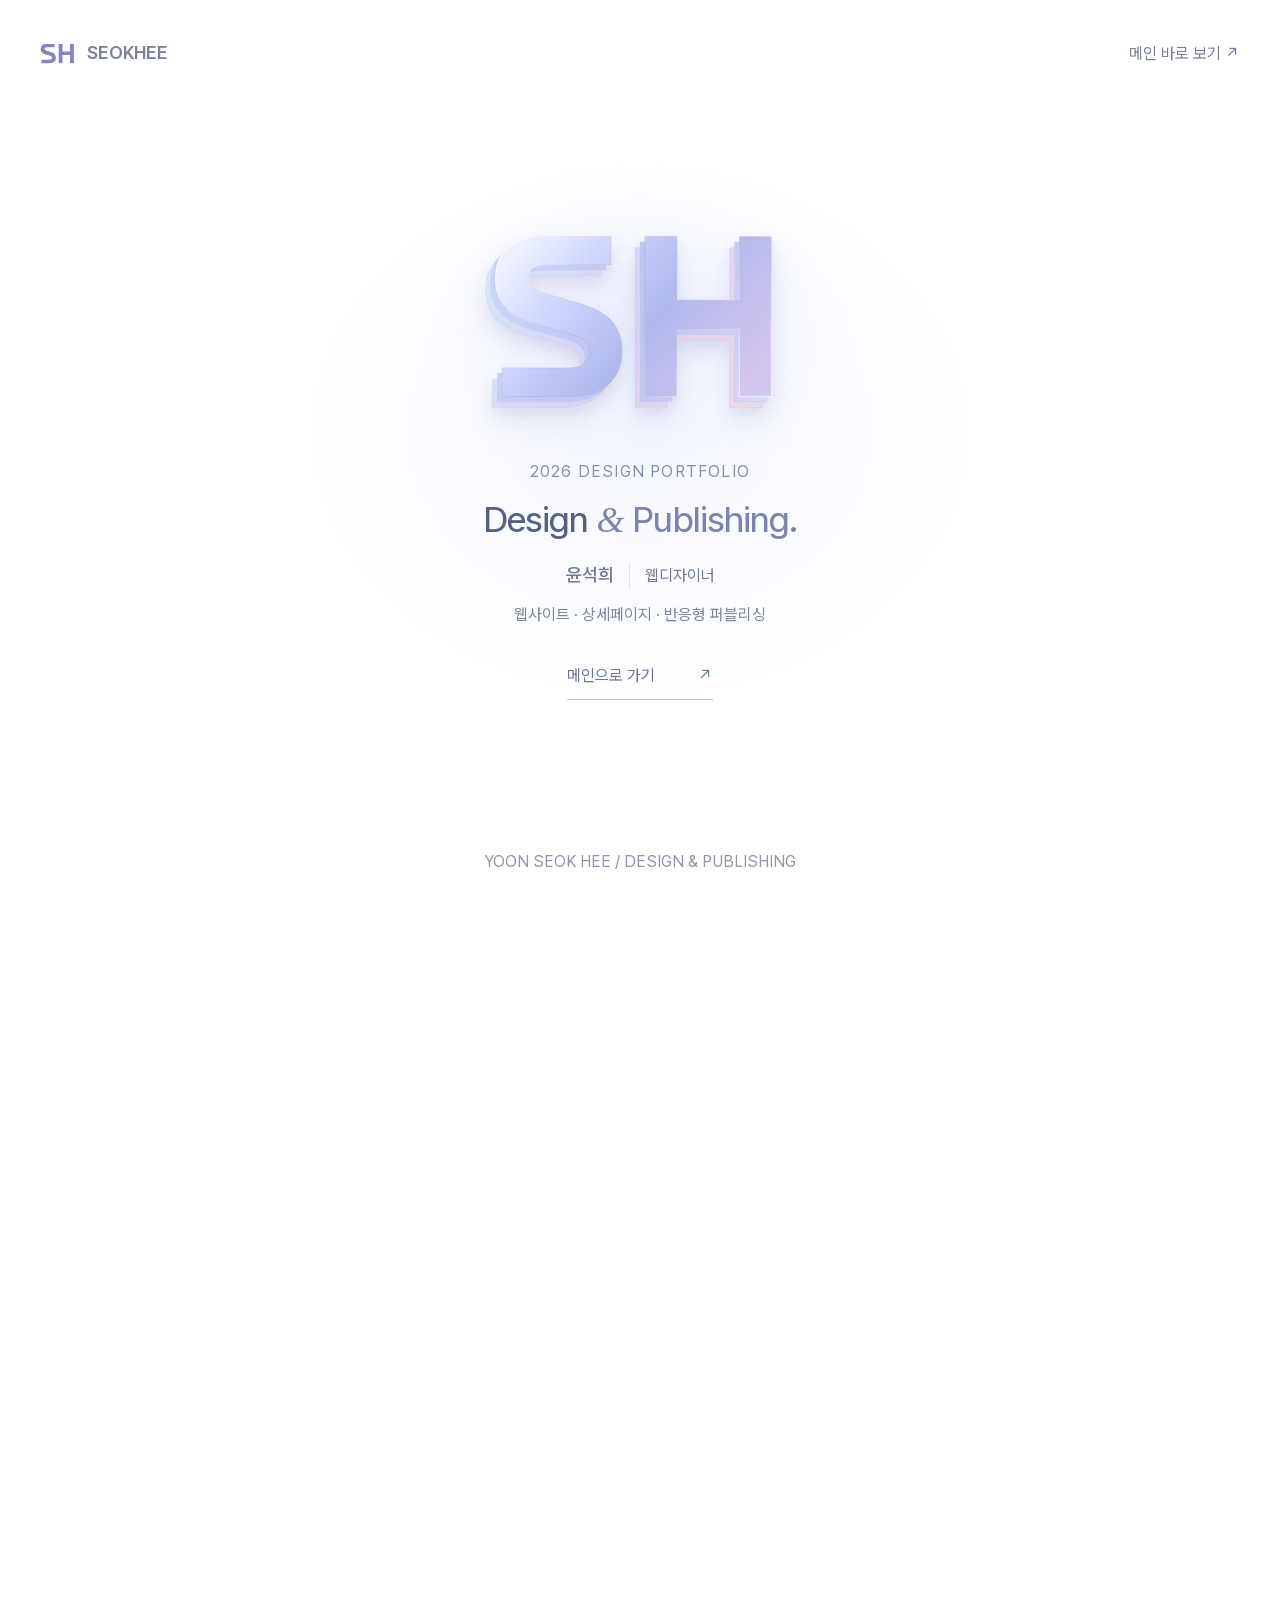
<file: index.html>
<!doctype html>
<html lang="ko">
<head>
<meta charset="UTF-8"><meta name="viewport" content="width=device-width,initial-scale=1">
<title>윤석희 | 웹디자인 · 퍼블리싱</title>
<meta name="description" content="웹디자이너 윤석희의 웹사이트, 상세페이지 디자인 및 반응형 퍼블리싱 작업.">
<link rel="icon" href="favicon.png"><link rel="stylesheet" href="main.css"><link rel="stylesheet" href="archive.css"><link rel="stylesheet" href="responsive.css"><link rel="stylesheet" href="archive-responsive.css">
<link rel="stylesheet" href="v34.css"><link rel="stylesheet" href="v34-responsive.css">
<script src="data/projects-data.js?v=36" defer></script>
<script src="data/projects-extra.js?v=36" defer></script>
<script src="data/project-snapshot.js?v=36" defer></script><script src="data/project-registry.js?v=36" defer></script>
<script src="main.js?v=36" defer></script><script src="featured.js?v=36" defer></script>


<noscript><style>.arrival,.intro{display:none!important}.intro-active #site-shell{visibility:visible!important}body.intro-active{overflow:auto}.archive-toolbar,.intro-replay,.showcase-bottom{display:none!important}</style></noscript>
</head>
<body class="intro-active layout-focus" data-layout="focus">
<div id="portfolio-v34">
<!-- 01. ARRIVAL — soft focus and camera depth without doors or panels -->
<section id="arrival" class="arrival" tabindex="-1" aria-label="사이트 진입 연출">
<div class="arrival-focus-field" aria-hidden="true"><div class="arrival-soft-light"></div><div class="arrival-focus-haze"></div></div>
<button id="arrival-skip" class="arrival-skip" type="button">연출 건너뛰기 ↗</button></section>
<!-- 02. INTRO — centered composition, await main button -->
<section class="intro" aria-label="포트폴리오 도입부">
<div class="portal-glow" aria-hidden="true"></div>
<div class="portal-top"><span class="intro-logo"><svg class="signature-icon" viewBox="20 65 600 350" fill="currentColor" aria-hidden="true" focusable="false"><path d="M270 75H126C66 75 32 109 32 163C32 214 64 242 121 257L196 279C215 285 226 296 226 312C226 334 211 346 184 346H46V405H186C253 405 293 370 293 312C293 258 263 230 208 214L133 192C111 186 99 176 99 160C99 142 112 133 137 133H270V75Z"/><path d="M340 75H406V206H535V75H601V405H535V266H406V405H340V75Z"/></svg><span>SEOKHEE</span></span><button class="intro-skip" type="button">메인 바로 보기 ↗</button></div>
<div class="portal-center"><div class="portal-art" aria-hidden="true"><svg class="signature-art" viewBox="0 0 660 490" fill="none" aria-hidden="true" focusable="false">
<defs>
<linearGradient id="sh-back" x1="75" y1="88" x2="550" y2="424" gradientUnits="userSpaceOnUse"><stop stop-color="#d0e6ff"/><stop offset=".52" stop-color="#d7cdf7"/><stop offset="1" stop-color="#f0d7e3"/></linearGradient>
<linearGradient id="sh-middle" x1="20" y1="112" x2="610" y2="370" gradientUnits="userSpaceOnUse"><stop stop-color="#ced5fb"/><stop offset=".55" stop-color="#bcc0ef"/><stop offset="1" stop-color="#d9dafa"/></linearGradient>
<linearGradient id="sh-front" x1="98" y1="75" x2="510" y2="413" gradientUnits="userSpaceOnUse"><stop stop-color="#eef1ff"/><stop offset=".24" stop-color="#d0d7ff"/><stop offset=".58" stop-color="#b1b8ed"/><stop offset="1" stop-color="#d2c5ee"/></linearGradient>
<linearGradient id="sh-edge" x1="80" y1="75" x2="500" y2="405" gradientUnits="userSpaceOnUse"><stop stop-color="white" stop-opacity=".95"/><stop offset=".48" stop-color="#999aca" stop-opacity=".32"/><stop offset="1" stop-color="white" stop-opacity=".7"/></linearGradient>
<filter id="sh-shadow" x="-25%" y="-25%" width="150%" height="160%"><feDropShadow dx="0" dy="19" stdDeviation="13" flood-color="#8387bc" flood-opacity=".15"/></filter>
</defs>
<g class="signature-layers" filter="url(#sh-shadow)">
<g class="signature-layer sheet-back" data-signature-layer="back" fill="url(#sh-back)" stroke="#c3cce9" stroke-width="1" transform="translate(-20 23)"><path d="M270 75H126C66 75 32 109 32 163C32 214 64 242 121 257L196 279C215 285 226 296 226 312C226 334 211 346 184 346H46V405H186C253 405 293 370 293 312C293 258 263 230 208 214L133 192C111 186 99 176 99 160C99 142 112 133 137 133H270V75Z"/><path d="M340 75H406V206H535V75H601V405H535V266H406V405H340V75Z"/></g>
<g class="signature-layer sheet-middle" data-signature-layer="middle" fill="url(#sh-middle)" stroke="#c7c8e7" stroke-width="1" transform="translate(-10 11)"><path d="M270 75H126C66 75 32 109 32 163C32 214 64 242 121 257L196 279C215 285 226 296 226 312C226 334 211 346 184 346H46V405H186C253 405 293 370 293 312C293 258 263 230 208 214L133 192C111 186 99 176 99 160C99 142 112 133 137 133H270V75Z"/><path d="M340 75H406V206H535V75H601V405H535V266H406V405H340V75Z"/></g>
<g class="signature-layer sheet-front" data-signature-layer="front" fill="url(#sh-front)" stroke="url(#sh-edge)" stroke-width="2"><path d="M270 75H126C66 75 32 109 32 163C32 214 64 242 121 257L196 279C215 285 226 296 226 312C226 334 211 346 184 346H46V405H186C253 405 293 370 293 312C293 258 263 230 208 214L133 192C111 186 99 176 99 160C99 142 112 133 137 133H270V75Z"/><path d="M340 75H406V206H535V75H601V405H535V266H406V405H340V75Z"/></g>
</g>

</svg></div><p class="portal-kicker">2026 DESIGN PORTFOLIO</p><h2 class="portal-title" id="intro-title" tabindex="-1">Design <span><i>&amp;</i> Publishing.</span></h2><p class="portal-person"><strong>윤석희</strong><span>웹디자이너</span></p><p class="portal-sub">웹사이트 · 상세페이지 · 반응형 퍼블리싱</p><button class="intro-enter" type="button">메인으로 가기 <span aria-hidden="true">↗</span></button></div>

<p class="portal-foot">YOON SEOK HEE / DESIGN &amp; PUBLISHING</p></section>
<div id="site-shell">
<!-- 02. HEADER — continuous hero background -->
<div class="header-area"><header class="header wrap" id="ysh-home"><a class="logo" href="#ysh-home"><svg class="signature-icon" viewBox="20 65 600 350" fill="currentColor" aria-hidden="true" focusable="false"><path d="M270 75H126C66 75 32 109 32 163C32 214 64 242 121 257L196 279C215 285 226 296 226 312C226 334 211 346 184 346H46V405H186C253 405 293 370 293 312C293 258 263 230 208 214L133 192C111 186 99 176 99 160C99 142 112 133 137 133H270V75Z"/><path d="M340 75H406V206H535V75H601V405H535V266H406V405H340V75Z"/></svg><span>SEOKHEE</span></a><nav class="nav" aria-label="주요 메뉴"><a href="#ysh-works">Work</a><a href="#ysh-about">About</a><button class="intro-replay" type="button">Intro</button></nav></header></div>
<main>
<!-- 03. DESIGNER + WORK — one connected introduction -->
<section class="work-showcase wrap" id="selected-work" aria-labelledby="showcase-heading" aria-roledescription="carousel" aria-label="최근 대표 작업"><div class="showcase-introduction"><div class="studio-person"><img src="images/profile_seokhee.png" width="64" height="90" alt="윤석희 프로필 사진"><div class="studio-identity"><p class="studio-kicker">DESIGN &amp; WEB PUBLISHING</p><h1 id="hero-title" tabindex="-1">웹디자이너 <strong>윤석희</strong></h1><div class="studio-description"><p>웹사이트와 상세페이지를 디자인하고, 반응형 화면까지 직접 구현합니다.</p><a href="about.html">소개 보기 <span aria-hidden="true">↗</span></a></div></div></div><div class="showcase-heading"><h2 id="showcase-heading">Selected work</h2><a href="#ysh-works">전체 작업 <span aria-hidden="true">↓</span></a></div></div><div class="showcase-stage" id="showcase-stage"><article class="showcase-slide art-lune" data-project="lune" data-slot="active" ><a class="showcase-art" href="project.html?id=lune" aria-label="LUNE 성형외과 프로젝트 보기"><div class="preview-wall visual-lune"><div class="website-preview"><div class="preview-chrome" aria-hidden="true"><i></i><i></i><i></i><span>LUNE · WEBSITE</span></div><div class="website-capture"><img src="projects/lune/site-preview.png" alt="LUNE 성형외과 홈페이지 실제 화면" decoding="async"></div></div><div class="poster-stack" aria-hidden="true"><img src="projects/lune/site/assets/images/promotion-spring-thumbnail.jpg" alt=""><img src="projects/lune/site/assets/images/promotion-lifting-thumbnail.jpg" alt=""></div></div></a></article><article class="showcase-slide art-korweb" data-project="korweb" data-slot="off" hidden><a class="showcase-art" href="project.html?id=korweb" aria-label="코링클 홈페이지 프로젝트 보기"><div class="preview-wall visual-korweb"><div class="website-preview"><div class="preview-chrome" aria-hidden="true"><i></i><i></i><i></i><span>KORiNKLE · WEBSITE</span></div><div class="website-capture"><img src="projects/korweb/main.jpg" alt="코링클 홈페이지 실제 메인 화면"></div></div></div></a></article><article class="showcase-slide art-lune-promotions" data-project="lune-promotions" data-slot="off" hidden><a class="showcase-art" href="project.html?id=lune-promotions" aria-label="LUNE 프로모션 디자인 프로젝트 보기"><div class="promotion-wall"><figure><img src="projects/lune/site/assets/images/promotion-lifting-thumbnail.jpg" alt="가을 리프팅 프로모션"><figcaption>AUTUMN</figcaption></figure><figure><img src="projects/lune/site/assets/images/promotion-spring-thumbnail.jpg" alt="봄 뷰티 프로모션"><figcaption>SPRING</figcaption></figure><figure><img src="projects/lune/site/assets/images/promotion-bridal-thumbnail.jpg" alt="웨딩 뷰티 프로모션"><figcaption>BRIDAL</figcaption></figure></div></a></article><article class="showcase-slide art-kordetail" data-project="kordetail" data-slot="off" hidden><a class="showcase-art" href="project.html?id=kordetail" aria-label="코링클 제품 상세 프로젝트 보기"><div class="hero-trio detail-image-trio featured-hero-trio" role="img" aria-label="코링클 제품 상세 · 버터향김치 · 스윗불고기 · 청양고추&amp;갈릭"><figure class="hero-card"><div class="image-hero" style="--detail-art-bg:#fdd35b"><img src="projects/kordetail/hero-butter.jpg" width="1144" height="2048" alt="버터향김치 이미지형 상세페이지 메인 히어로" loading="lazy" decoding="async"></div><figcaption>버터향<wbr>김치</figcaption></figure><figure class="hero-card"><div class="image-hero" style="--detail-art-bg:#fe6f06"><img src="projects/kordetail/hero-bulgogi.jpg" width="962" height="2048" alt="스윗불고기 이미지형 상세페이지 메인 히어로" loading="lazy" decoding="async"></div><figcaption>스윗<wbr>불고기</figcaption></figure><figure class="hero-card"><div class="image-hero" style="--detail-art-bg:#61b661"><img src="projects/kordetail/hero-chili.jpg" width="926" height="2047" alt="청양고추&amp;갈릭 이미지형 상세페이지 메인 히어로" loading="lazy" decoding="async"></div><figcaption>청양고추<wbr>&amp;갈릭</figcaption></figure></div></a></article></div><div class="showcase-caption" id="showcase-caption"><div class="caption-project"><p>WEB DESIGN</p><h3>LUNE 성형외과</h3><span class="caption-role">웹디자인 · 퍼블리싱 · 개인 프로젝트</span></div><div class="caption-actions has-site-action"><a class="site-visit" href="projects/lune/site/index.html" target="_blank" rel="noopener noreferrer" aria-label="LUNE 성형외과 사이트 보기 (새 창)">사이트 보기 <span aria-hidden="true">↗</span></a><a class="caption-open" href="project.html?id=lune">프로젝트 보기 <span aria-hidden="true">↗</span></a></div></div><div class="showcase-bottom"><div class="showcase-switches" id="showcase-switches" aria-label="대표 작업 선택"><button type="button" class="showcase-selector" data-select="0" aria-pressed="true">LUNE 성형외과</button><button type="button" class="showcase-selector" data-select="1" aria-pressed="false">코링클 홈페이지</button><button type="button" class="showcase-selector" data-select="2" aria-pressed="false">LUNE 프로모션 디자인</button><button type="button" class="showcase-selector" data-select="3" aria-pressed="false">코링클 제품 상세</button></div><div class="showcase-controls"><button type="button" id="showcase-prev" aria-label="이전 작업">←</button><span id="showcase-count">01 / 04</span><span class="showcase-timeline" aria-hidden="true"><i id="showcase-progress"></i></span><button type="button" id="showcase-next" aria-label="다음 작업">→</button><button type="button" class="showcase-play" id="showcase-play" aria-pressed="false" aria-label="자동 전환 일시정지"><span aria-hidden="true">Ⅱ</span> 일시정지</button></div></div><p class="sr-only" id="showcase-announcement" aria-live="polite"></p></section>
<!-- 04. COMPLETE PROJECT ARCHIVE -->
<section class="work wrap" id="ysh-works">
<div class="archive-head"><div><p class="eyebrow">PROJECT ARCHIVE</p><h2 id="archive-heading" tabindex="-1">전체 작업 <span id="archive-total">23</span></h2></div><p>웹사이트부터 상세페이지, 프로모션 디자인까지.</p></div>
<div class="archive-toolbar"><div class="archive-filters" aria-label="프로젝트 분류"><button type="button" data-work-filter="all" aria-pressed="true">전체</button><button type="button" data-work-filter="web" aria-pressed="false">웹사이트</button><button type="button" data-work-filter="ecommerce" aria-pressed="false">쇼핑몰</button><button type="button" data-work-filter="detail" aria-pressed="false">상세페이지</button><button type="button" data-work-filter="graphic" aria-pressed="false">프로모션·그래픽</button></div><label class="archive-search"><span class="sr-only">프로젝트 검색</span><input id="work-search" type="search" placeholder="작업명 검색" autocomplete="off"><span aria-hidden="true">⌕</span></label></div>
<p class="archive-result" id="archive-result" aria-live="polite">전체 23개 작업</p>
<div class="archive-grid" id="work-list"><article class="work-card web-work-card" data-project-id="lune"><a class="work-card-link" href="project.html?id=lune"><div class="ysh-project-visual archive-image archive-website"><img src="projects/lune/site-preview.png" alt="LUNE 성형외과 웹사이트 화면" loading="lazy" decoding="async"></div><div class="card-meta"><span>WEB DESIGN</span><span aria-hidden="true">↗</span></div><h3>LUNE 성형외과</h3><p class="card-role">웹디자인 · 퍼블리싱</p></a><a class="site-visit card-site-link" href="projects/lune/site/index.html" target="_blank" rel="noopener noreferrer" aria-label="LUNE 성형외과 사이트 보기 (새 창)">사이트 보기 <span aria-hidden="true">↗</span></a></article><article class="work-card web-work-card" data-project-id="korweb"><a class="work-card-link" href="project.html?id=korweb"><div class="ysh-project-visual archive-image archive-website"><img src="projects/korweb/thumbnail.jpg" alt="코링클 홈페이지 웹사이트 화면" loading="lazy" decoding="async"></div><div class="card-meta"><span>WEB DESIGN</span><span aria-hidden="true">↗</span></div><h3>코링클 홈페이지</h3><p class="card-role">웹디자인 · 퍼블리싱</p></a><a class="site-visit card-site-link" href="https://koraclefood.cafe24.com/skin-skin18/" target="_blank" rel="noopener noreferrer" aria-label="코링클 홈페이지 사이트 보기 (새 창)">사이트 보기 <span aria-hidden="true">↗</span></a></article><article class="work-card" data-project-id="lune-promotions"><a class="work-card-link" href="project.html?id=lune-promotions"><div class="ysh-project-visual archive-image"><img src="projects/lune-promotions/thumbnail.jpg" alt="LUNE 가을 리프팅 프로모션 디자인" loading="lazy" decoding="async"></div><div class="card-meta"><span>PROMOTION DESIGN</span><span aria-hidden="true">↗</span></div><h3>LUNE 프로모션 디자인</h3><p class="card-role">프로모션 · 상세페이지 디자인</p></a></article><article class="work-card" data-project-id="kordetail"><a class="work-card-link" href="project.html?id=kordetail"><div class="ysh-project-visual archive-image archive-hero-previews"><div class="hero-trio detail-image-trio archive-hero-trio" role="img" aria-label="코링클 제품 상세 · 버터향김치 · 스윗불고기 · 청양고추&amp;갈릭"><figure class="hero-card"><div class="image-hero" style="--detail-art-bg:#fdd35b"><img src="projects/kordetail/hero-butter.jpg" width="1144" height="2048" alt="버터향김치 이미지형 상세페이지 메인 히어로" loading="lazy" decoding="async"></div><figcaption>버터향<wbr>김치</figcaption></figure><figure class="hero-card"><div class="image-hero" style="--detail-art-bg:#fe6f06"><img src="projects/kordetail/hero-bulgogi.jpg" width="962" height="2048" alt="스윗불고기 이미지형 상세페이지 메인 히어로" loading="lazy" decoding="async"></div><figcaption>스윗<wbr>불고기</figcaption></figure><figure class="hero-card"><div class="image-hero" style="--detail-art-bg:#61b661"><img src="projects/kordetail/hero-chili.jpg" width="926" height="2047" alt="청양고추&amp;갈릭 이미지형 상세페이지 메인 히어로" loading="lazy" decoding="async"></div><figcaption>청양고추<wbr>&amp;갈릭</figcaption></figure></div></div><div class="card-meta"><span>DETAIL DESIGN</span><span aria-hidden="true">↗</span></div><h3>코링클 제품 상세</h3><p class="card-role">상세페이지 디자인</p></a></article><article class="work-card web-work-card" data-project-id="xpg"><a class="work-card-link" href="project.html?id=xpg"><div class="ysh-project-visual archive-image archive-website"><img src="projects/xpg/thumbnail.png" alt="XPG 웹사이트 화면" loading="lazy" decoding="async"></div><div class="card-meta"><span>WEB DESIGN</span><span aria-hidden="true">↗</span></div><h3>XPG</h3><p class="card-role">WEB DESIGN · PUBLISHING</p></a><a class="site-visit card-site-link" href="https://mkldsa.github.io/xpg-www/" target="_blank" rel="noopener noreferrer" aria-label="XPG 사이트 보기 (새 창)">사이트 보기 <span aria-hidden="true">↗</span></a></article><article class="work-card web-work-card" data-project-id="garden"><a class="work-card-link" href="project.html?id=garden"><div class="ysh-project-visual archive-image archive-website"><img src="projects/garden/thumbnail.png" alt="GARDEN 5 LIFE 웹사이트 화면" loading="lazy" decoding="async"></div><div class="card-meta"><span>WEB DESIGN</span><span aria-hidden="true">↗</span></div><h3>GARDEN 5 LIFE</h3><p class="card-role">WEB DESIGN · PUBLISHING</p></a><a class="site-visit card-site-link" href="projects/garden/thumbnail.png" target="_blank" rel="noopener noreferrer" aria-label="GARDEN 5 LIFE 화면 보기 (새 창)">화면 보기 <span aria-hidden="true">↗</span></a></article><article class="work-card web-work-card" data-project-id="studio-sh"><a class="work-card-link" href="project.html?id=studio-sh"><div class="ysh-project-visual archive-image archive-website"><img src="projects/studio-sh/thumbnail.png" alt="STUDIO SH 웹사이트 화면" loading="lazy" decoding="async"></div><div class="card-meta"><span>WEB DESIGN</span><span aria-hidden="true">↗</span></div><h3>STUDIO SH</h3><p class="card-role">WORDPRESS · WEB DESIGN</p></a><a class="site-visit card-site-link" href="https://mkldsa.mycafe24.com" target="_blank" rel="noopener noreferrer" aria-label="STUDIO SH 사이트 보기 (새 창)">사이트 보기 <span aria-hidden="true">↗</span></a></article><article class="work-card web-work-card" data-project-id="asknow"><a class="work-card-link" href="project.html?id=asknow"><div class="ysh-project-visual archive-image archive-website"><img src="projects/asknow/thumbnail.png" alt="ASK NOW 웹사이트 화면" loading="lazy" decoding="async"></div><div class="card-meta"><span>WEB DESIGN</span><span aria-hidden="true">↗</span></div><h3>ASK NOW</h3><p class="card-role">WORDPRESS · WEB DESIGN</p></a><a class="site-visit card-site-link" href="https://asknow.co.kr/" target="_blank" rel="noopener noreferrer" aria-label="ASK NOW 사이트 보기 (새 창)">사이트 보기 <span aria-hidden="true">↗</span></a></article><article class="work-card web-work-card" data-project-id="dahyang-corporate"><a class="work-card-link" href="project.html?id=dahyang-corporate"><div class="ysh-project-visual archive-image archive-website"><img src="projects/dahyang-corporate/thumbnail.png" alt="DAHYANG 웹사이트 화면" loading="lazy" decoding="async"></div><div class="card-meta"><span>WEB DESIGN</span><span aria-hidden="true">↗</span></div><h3>DAHYANG</h3><p class="card-role">CODING 100% · IMAGE COLLAB</p></a><a class="site-visit card-site-link" href="https://dahyang.kr" target="_blank" rel="noopener noreferrer" aria-label="DAHYANG 사이트 보기 (새 창)">사이트 보기 <span aria-hidden="true">↗</span></a></article><article class="work-card web-work-card" data-project-id="bold-gray"><a class="work-card-link" href="project.html?id=bold-gray"><div class="ysh-project-visual archive-image archive-website"><img src="projects/bold-gray/thumbnail.png" alt="BOLD GRAY 웹사이트 화면" loading="lazy" decoding="async"></div><div class="card-meta"><span>SHOP DESIGN</span><span aria-hidden="true">↗</span></div><h3>BOLD GRAY</h3><p class="card-role">CODING 100% · PLANNING BY TEAM</p></a><a class="site-visit card-site-link" href="http://mkldsa70.cafe24.com" target="_blank" rel="noopener noreferrer" aria-label="BOLD GRAY 사이트 보기 (새 창)">사이트 보기 <span aria-hidden="true">↗</span></a></article><article class="work-card web-work-card" data-project-id="cosoom"><a class="work-card-link" href="project.html?id=cosoom"><div class="ysh-project-visual archive-image archive-website"><img src="projects/cosoom/thumbnail.png" alt="COSOOM TAPE 웹사이트 화면" loading="lazy" decoding="async"></div><div class="card-meta"><span>SHOP DESIGN</span><span aria-hidden="true">↗</span></div><h3>COSOOM TAPE</h3><p class="card-role">CAFE24 · WEB DESIGN</p></a><a class="site-visit card-site-link" href="https://cosoom.co.kr/" target="_blank" rel="noopener noreferrer" aria-label="COSOOM TAPE 사이트 보기 (새 창)">사이트 보기 <span aria-hidden="true">↗</span></a></article><article class="work-card web-work-card" data-project-id="dahyang-event"><a class="work-card-link" href="project.html?id=dahyang-event"><div class="ysh-project-visual archive-image archive-website"><img src="projects/dahyang-event/thumbnail.png" alt="DAHYANG EVENT 웹사이트 화면" loading="lazy" decoding="async"></div><div class="card-meta"><span>SHOP DESIGN</span><span aria-hidden="true">↗</span></div><h3>DAHYANG EVENT</h3><p class="card-role">CODING 100% · IMAGE COLLAB</p></a><a class="site-visit card-site-link" href="https://dahyangmall02.cafe24.com" target="_blank" rel="noopener noreferrer" aria-label="DAHYANG EVENT 사이트 보기 (새 창)">사이트 보기 <span aria-hidden="true">↗</span></a></article><article class="work-card web-work-card" data-project-id="bulkinny"><a class="work-card-link" href="project.html?id=bulkinny"><div class="ysh-project-visual archive-image archive-website"><img src="projects/bulkinny/thumbnail.png" alt="BULKINNY 웹사이트 화면" loading="lazy" decoding="async"></div><div class="card-meta"><span>SHOP DESIGN</span><span aria-hidden="true">↗</span></div><h3>BULKINNY</h3><p class="card-role">CODING 100% · IMAGE COLLAB</p></a><a class="site-visit card-site-link" href="https://bulkinny.com/" target="_blank" rel="noopener noreferrer" aria-label="BULKINNY 사이트 보기 (새 창)">사이트 보기 <span aria-hidden="true">↗</span></a></article><article class="work-card" data-project-id="doubleheart-set-promotion"><a class="work-card-link" href="project.html?id=doubleheart-set-promotion"><div class="ysh-project-visual archive-image"><img src="projects/doubleheart-set-promotion/thumbnail.png" alt="더블하트 세트 특가전 프로모션 디자인" loading="lazy" decoding="async"></div><div class="card-meta"><span>GRAPHIC DESIGN</span><span aria-hidden="true">↗</span></div><h3>DOUBLEHEART SET PROMOTION</h3><p class="card-role">PROMOTION · GRAPHIC DESIGN</p></a></article><article class="work-card" data-project-id="doubleheart-set-promotion2"><a class="work-card-link" href="project.html?id=doubleheart-set-promotion2"><div class="ysh-project-visual archive-image"><img src="projects/doubleheart-set-promotion2/thumbnail.png" alt="더블하트 세트 특가전 프로모션 디자인" loading="lazy" decoding="async"></div><div class="card-meta"><span>GRAPHIC DESIGN</span><span aria-hidden="true">↗</span></div><h3>DOUBLEHEART SET PROMOTION</h3><p class="card-role">PROMOTION · GRAPHIC DESIGN</p></a></article><article class="work-card" data-project-id="weekend-sale"><a class="work-card-link" href="project.html?id=weekend-sale"><div class="ysh-project-visual archive-image"><img src="projects/weekend-sale/thumbnail.png" alt="주말 반값 특가 프로모션" loading="lazy" decoding="async"></div><div class="card-meta"><span>GRAPHIC DESIGN</span><span aria-hidden="true">↗</span></div><h3>WEEKEND SALE</h3><p class="card-role">PROMOTION · MOBILE EVENT DESIGN</p></a></article><article class="work-card" data-project-id="halloween-sale"><a class="work-card-link" href="project.html?id=halloween-sale"><div class="ysh-project-visual archive-image"><img src="projects/halloween-sale/thumbnail.png" alt="할로윈 세일 페스타 프로모션" loading="lazy" decoding="async"></div><div class="card-meta"><span>GRAPHIC DESIGN</span><span aria-hidden="true">↗</span></div><h3>HALLOWEEN SALE</h3><p class="card-role">PROMOTION · MOBILE EVENT DESIGN</p></a></article><article class="work-card" data-project-id="holiday-sale"><a class="work-card-link" href="project.html?id=holiday-sale"><div class="ysh-project-visual archive-image"><img src="projects/holiday-sale/thumbnail.png" alt="홀리데이 세일 프로모션" loading="lazy" decoding="async"></div><div class="card-meta"><span>GRAPHIC DESIGN</span><span aria-hidden="true">↗</span></div><h3>HOLIDAY SALE</h3><p class="card-role">PROMOTION · MOBILE EVENT DESIGN</p></a></article><article class="work-card" data-project-id="weekend-sale2"><a class="work-card-link" href="project.html?id=weekend-sale2"><div class="ysh-project-visual archive-image"><img src="projects/weekend-sale2/thumbnail.png" alt="주말 특가 프로모션" loading="lazy" decoding="async"></div><div class="card-meta"><span>GRAPHIC DESIGN</span><span aria-hidden="true">↗</span></div><h3>WEEKEND SALE 02</h3><p class="card-role">PROMOTION · MOBILE EVENT DESIGN</p></a></article><article class="work-card" data-project-id="oh-my-body-bar"><a class="work-card-link" href="project.html?id=oh-my-body-bar"><div class="ysh-project-visual archive-image"><img src="projects/oh-my-body-bar/thumbnail.png" alt="위시포뮬라 오마이바디바 제품 상세페이지 디자인" loading="lazy" decoding="async"></div><div class="card-meta"><span>DETAIL PAGE</span><span aria-hidden="true">↗</span></div><h3>OH MY BODY BAR</h3><p class="card-role">ALL DESIGN WORK 100%</p></a></article><article class="work-card" data-project-id="recruit-detail-page"><a class="work-card-link" href="project.html?id=recruit-detail-page"><div class="ysh-project-visual archive-image"><img src="projects/recruit-detail-page/thumbnail.png" alt="채용 홍보 상세페이지 디자인" loading="lazy" decoding="async"></div><div class="card-meta"><span>DETAIL PAGE</span><span aria-hidden="true">↗</span></div><h3>RECRUIT DETAIL PAGE</h3><p class="card-role">ALL DESIGN WORK 100%</p></a></article><article class="work-card" data-project-id="COX-CH48"><a class="work-card-link" href="project.html?id=COX-CH48"><div class="ysh-project-visual archive-image"><img src="projects/COX-CH48/thumbnail.png" alt="COX CH48 게이밍 헤드셋 상세페이지 디자인" loading="lazy" decoding="async"></div><div class="card-meta"><span>DETAIL PAGE</span><span aria-hidden="true">↗</span></div><h3>COX CH48</h3><p class="card-role">ALL DESIGN WORK 100%</p></a></article><article class="work-card" data-project-id="moodmory-ez-flex-film"><a class="work-card-link" href="project.html?id=moodmory-ez-flex-film"><div class="ysh-project-visual archive-image"><img src="projects/moodmory-ez-flex-film/thumbnail.png" alt="MOODMORY 이지 플렉스 프로텍션 필름 상세페이지 디자인" loading="lazy" decoding="async"></div><div class="card-meta"><span>DETAIL PAGE</span><span aria-hidden="true">↗</span></div><h3>MOODMORY EZ FLEX FILM</h3><p class="card-role">ALL DESIGN WORK 100%</p></a></article></div>
<p class="archive-empty" id="archive-empty" hidden>조건에 맞는 작업이 없습니다.</p>
<div class="archive-more"><button type="button" id="load-more" hidden>작업 더 보기 <span aria-hidden="true">＋</span></button></div>
</section>

<!-- 05. ABOUT / DESIGN AND PUBLISHING -->
<section class="about" id="ysh-about"><svg class="about-signature" viewBox="0 0 660 490" fill="currentColor" aria-hidden="true" focusable="false"><path d="M270 75H126C66 75 32 109 32 163C32 214 64 242 121 257L196 279C215 285 226 296 226 312C226 334 211 346 184 346H46V405H186C253 405 293 370 293 312C293 258 263 230 208 214L133 192C111 186 99 176 99 160C99 142 112 133 137 133H270V75Z"/><path d="M340 75H406V206H535V75H601V405H535V266H406V405H340V75Z"/></svg><div class="about-grid wrap reveal"><div><p class="eyebrow">WORKING PROCESS</p><h2>디자인부터 구현까지,<br>이렇게 작업합니다.</h2></div><div><a class="about-more" href="about.html">프로필과 작업 방식 보기 ↗</a><p class="about-lead">브랜드와 콘텐츠에 맞는 화면 구조를 잡고 비주얼을 제작합니다.<br>디자인을 반응형 화면에 적용한 뒤, 인터랙션과 사용 흐름을 조정합니다.</p><div class="skill-row"><h3>Design</h3><div><p>웹사이트, 상세페이지, 랜딩페이지의<br>레이아웃과 비주얼을 디자인합니다.</p><div class="tools">FIGMA · PHOTOSHOP · ILLUSTRATOR · AFTER EFFECTS</div></div></div><div class="skill-row"><h3>Publishing</h3><div><p>반응형 구조와 인터랙션을 구현하고,<br>Cafe24와 WordPress에 적용합니다.</p><div class="tools">HTML · CSS · JAVASCRIPT · CAFE24 · WORDPRESS</div></div></div></div></div></section>
</main>
<!-- 06. FOOTER -->
<footer class="footer wrap"><div class="footer-top reveal"><div><h2>윤석희</h2><p>웹디자인 · 상세페이지 디자인 · 퍼블리싱</p></div><a class="top-link" href="#ysh-home">맨 위로 ↑</a></div><div class="footer-contact"><a href="mailto:mkldsa@naver.com">mkldsa@naver.com ↗</a><a href="tel:01052106047">010 - 5210 - 6047</a><a href="https://kmong.com/gig/608596" target="_blank" rel="noopener noreferrer">크몽 ↗</a></div><div class="footer-bottom"><span>© 2026 YOON SEOK HEE</span><span>DESIGN & PUBLISHING</span></div></footer>
</div><!-- /site-shell -->
</div>
</body>
</html>
</file>
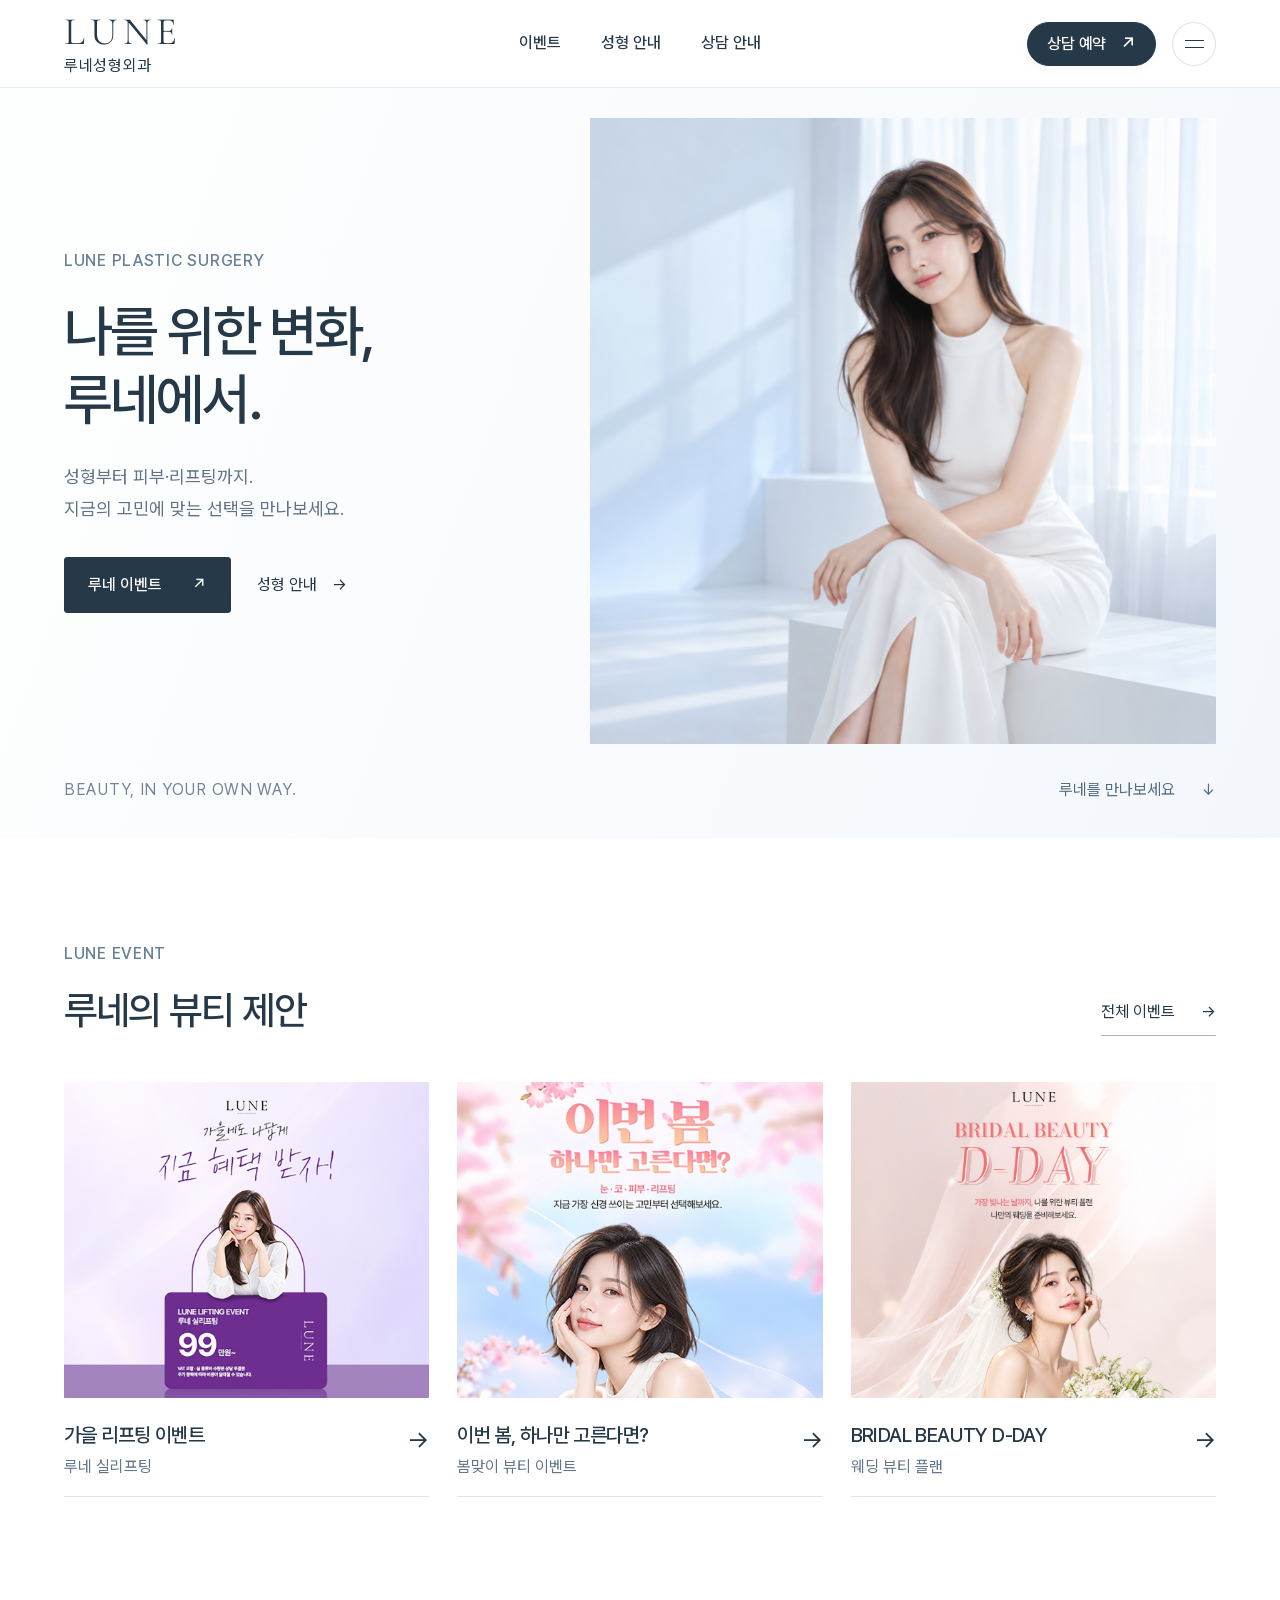
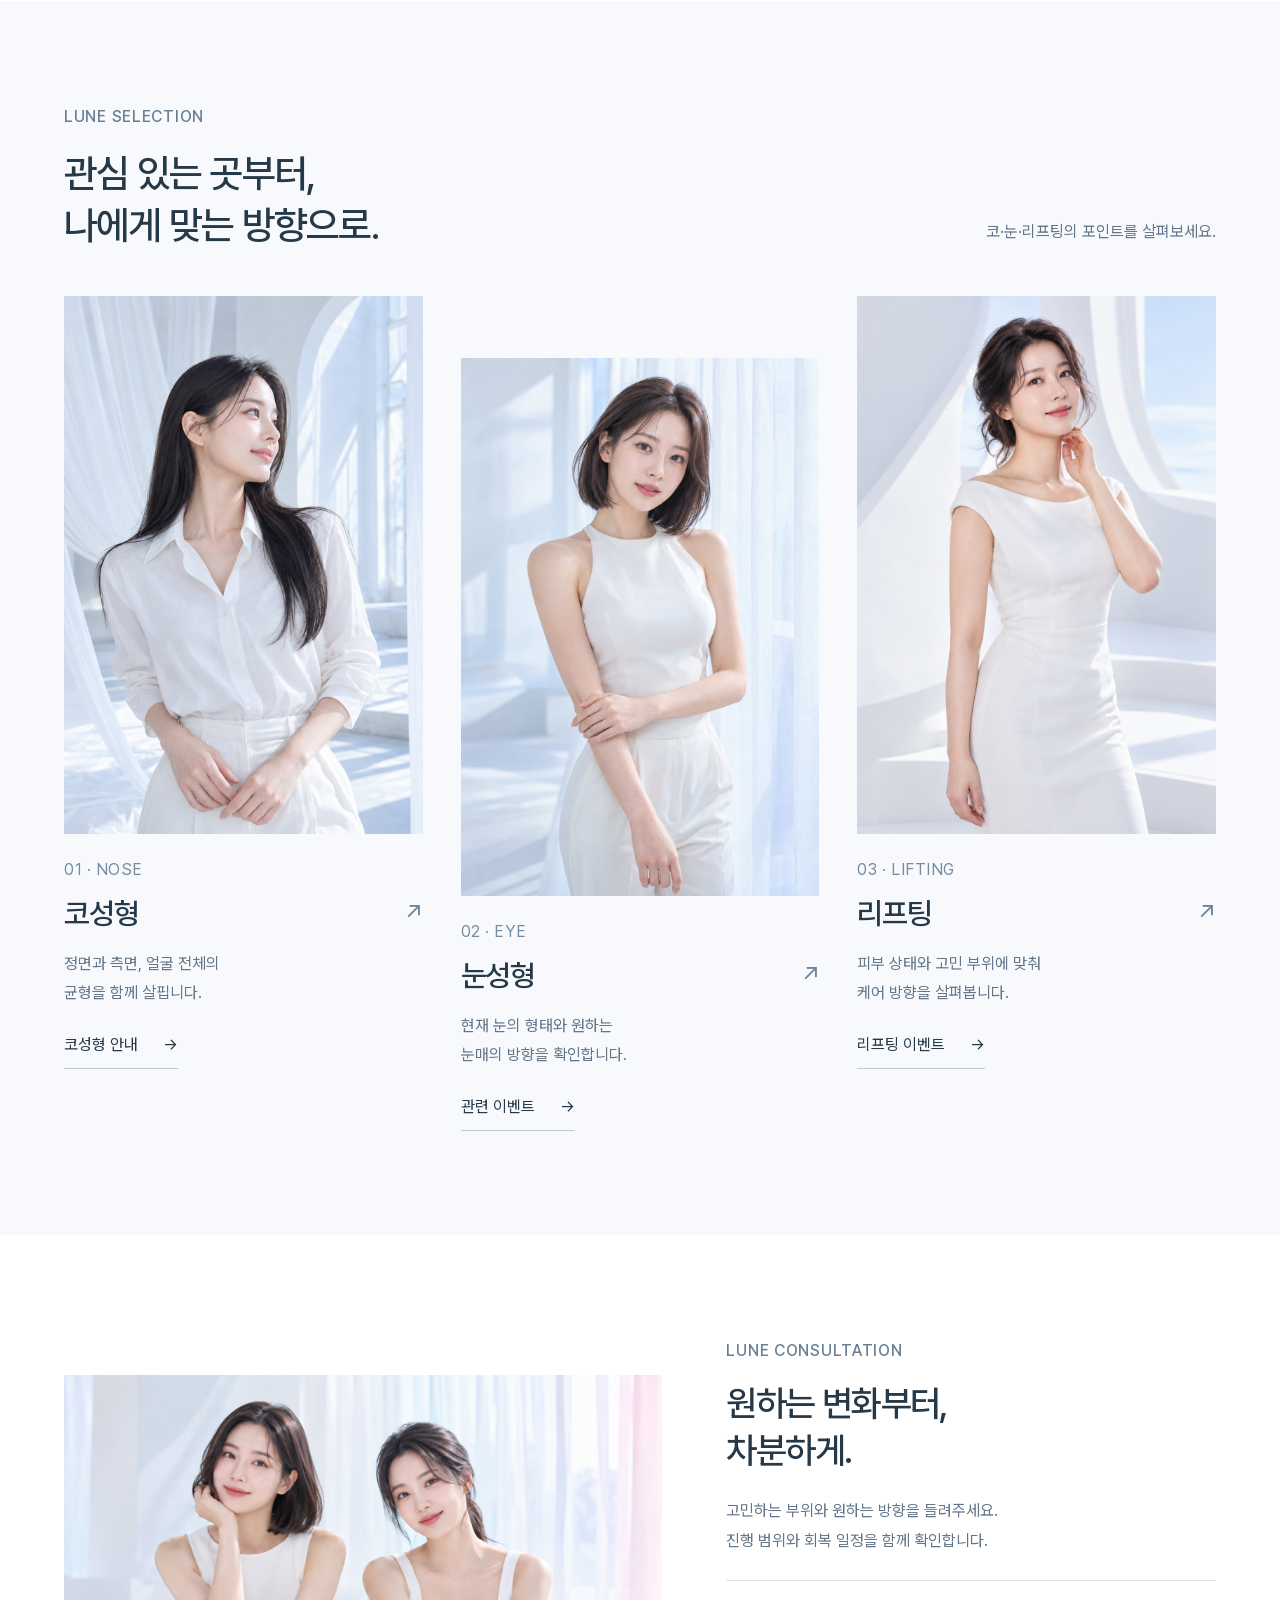
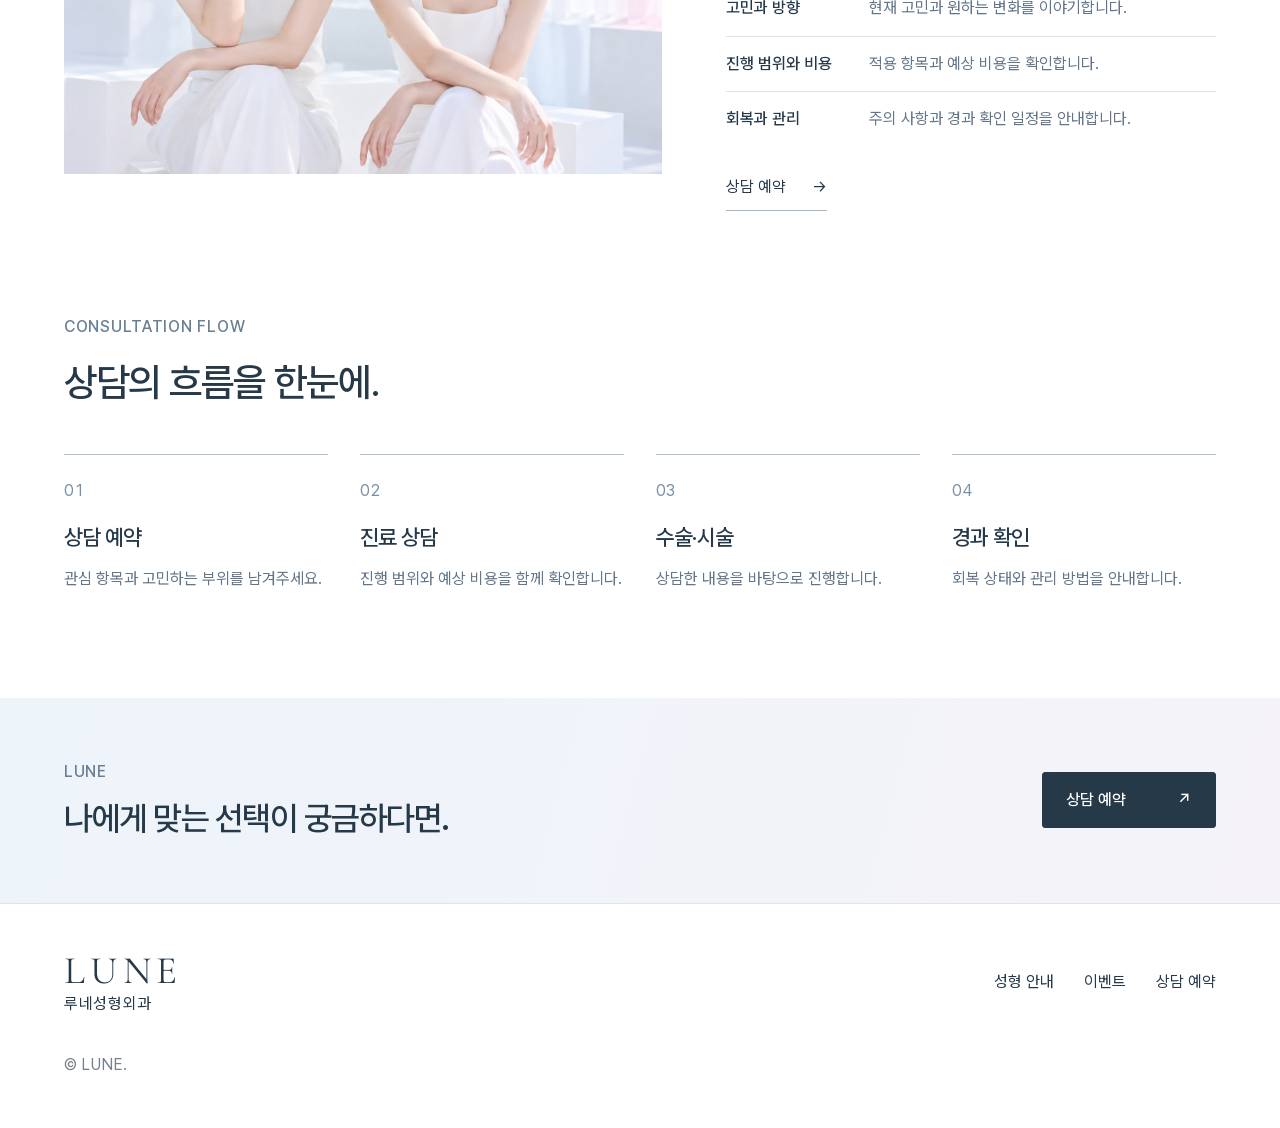
<file: projects/lune/site/index.html>
<!doctype html>
<html lang="ko">
<head>
  <meta charset="utf-8">
  <meta name="viewport" content="width=device-width,initial-scale=1,viewport-fit=cover">
  <meta name="description" content="나를 위한 변화, 루네에서. 코·눈 성형과 리프팅 안내, 가을·봄·웨딩 이벤트를 만나보세요.">
  <meta name="theme-color" content="#f7f9fc">
  <title>LUNE | 루네성형외과</title>
  <link rel="preload" href="assets/images/campaign-v15-hero.png" as="image">
  <link rel="stylesheet" href="css/fonts.css">
  <link rel="stylesheet" href="css/home.css">
  <link rel="stylesheet" href="css/home_responsive.css">
  <link rel="stylesheet" href="css/editorial.css">
  <link rel="stylesheet" href="css/editorial_responsive.css">
  <link rel="icon" type="image/svg+xml" href="assets/brand/favicon.svg">
  <link rel="icon" href="favicon.ico" sizes="any">
  <link rel="apple-touch-icon" href="assets/brand/apple-touch-icon.png">
</head>
<body class="lune-editorial">
<a class="skip-link" href="#main">본문으로 이동</a>
<!-- 01. 고정 헤더: 모든 주요 섹션으로 바로 이동 -->
<header class="site-header" id="siteHeader">
  <a class="brand" href="index.html" aria-label="루네성형외과 홈"><strong>LUNE</strong><span>루네성형외과</span></a>
  <nav class="desktop-nav" aria-label="주요 메뉴"><a href="#event">이벤트</a><a href="#signature">성형 안내</a><a href="#doctor">상담 안내</a></nav>
  <div class="header-actions"><button class="consult-btn" data-open-consult>상담 예약</button><button class="menu-btn" id="menuBtn" aria-expanded="false" aria-controls="mobilePanel" aria-label="메뉴 열기"><i></i><i></i></button></div>
  <div class="reading-track" aria-hidden="true"><span id="readingProgress"></span></div>
</header>
<aside class="mobile-panel" id="mobilePanel" aria-hidden="true" inert>
  <span>루네성형외과</span><nav aria-label="전체 메뉴"><a href="#event">이벤트</a><a href="#signature">성형 안내</a><a href="#doctor">상담 안내</a></nav>
  <button data-open-consult>상담 예약 <span aria-hidden="true">→</span></button>
</aside>
<main id="main">
<!-- 02. 단일 메인 연출컷: 일반 문서 흐름, 스크롤 고정·장면 전환 없음 -->
<section class="campaign-hero" id="visual" aria-labelledby="heroTitle">
  <div class="editorial-container hero-layout">
    <div class="campaign-copy">
      <p class="section-kicker">LUNE PLASTIC SURGERY</p>
      <h1 id="heroTitle">나를 위한 변화,<br>루네에서.</h1>
      <p class="campaign-description">성형부터 피부·리프팅까지.<br>지금의 고민에 맞는 선택을 만나보세요.</p>
      <div class="campaign-actions"><a class="filled-btn" href="#event">루네 이벤트 <span aria-hidden="true">↗</span></a><a class="quiet-link" href="#signature">성형 안내 <span aria-hidden="true">→</span></a></div>
    </div>
    <figure class="campaign-photo"><img src="assets/images/campaign-v15-hero.png" width="1254" height="1254" alt="밝은 화이트 공간에서 자연스럽게 포즈를 취한 루네 캠페인 모델" fetchpriority="high"></figure>
    <div class="hero-caption"><p>BEAUTY, IN YOUR OWN WAY.</p><a href="#event">루네를 만나보세요 <span aria-hidden="true">↓</span></a></div>
  </div>
</section>
<!-- 03. 사용자 제공 썸네일 3종: 원본 전체를 노출하고 상세 원본으로 연결 -->
<section class="editorial-section event-selection" id="event" aria-labelledby="eventTitle">
  <div class="editorial-container">
    <div class="editorial-heading" data-reveal><div><p class="section-kicker">LUNE EVENT</p><h2 id="eventTitle">루네의 뷰티 제안</h2></div><a class="line-link" href="events.html">전체 이벤트 <span aria-hidden="true">→</span></a></div>
<div class="event-grid"><a class="event-card uploaded-promotion" data-reveal href="event-lifting.html" data-category="리프팅"><div class="event-art event-art-uploaded"><div class="promotion-thumb-stage"><img src="assets/images/promotion-lifting-thumbnail.jpg" alt="가을 리프팅 이벤트 썸네일" width="2048" height="1770" loading="lazy"></div></div><div class="event-card-meta"><div><h3>가을 리프팅 이벤트</h3><p>루네 실리프팅</p></div><span aria-hidden="true">→</span></div></a><a class="event-card uploaded-promotion" data-reveal href="event-spring.html" data-category="시즌 이벤트"><div class="event-art event-art-uploaded"><div class="promotion-thumb-stage"><img src="assets/images/promotion-spring-thumbnail.jpg" alt="이번 봄, 하나만 고른다면? 썸네일" width="2048" height="1770" loading="lazy"></div></div><div class="event-card-meta"><div><h3>이번 봄, 하나만 고른다면?</h3><p>봄맞이 뷰티 이벤트</p></div><span aria-hidden="true">→</span></div></a><a class="event-card uploaded-promotion" data-reveal href="event-bridal.html" data-category="웨딩"><div class="event-art event-art-uploaded"><div class="promotion-thumb-stage"><img src="assets/images/promotion-bridal-thumbnail.jpg" alt="BRIDAL BEAUTY D-DAY 썸네일" width="546" height="472" loading="lazy"></div></div><div class="event-card-meta"><div><h3>BRIDAL BEAUTY D-DAY</h3><p>웨딩 뷰티 플랜</p></div><span aria-hidden="true">→</span></div></a></div>
  </div>
</section>
<!-- 04. 새 코·눈·리프팅 연출컷: 숨겨진 탭 없이 세 분야를 한눈에 -->
<section class="editorial-section beauty-selection" id="signature" aria-labelledby="selectionTitle">
  <div class="editorial-container">
    <div class="editorial-heading" data-reveal><div><p class="section-kicker">LUNE SELECTION</p><h2 id="selectionTitle">관심 있는 곳부터,<br>나에게 맞는 방향으로.</h2></div><p class="section-note">코·눈·리프팅의 포인트를 살펴보세요.</p></div>
    <div class="beauty-stories">
      <a class="beauty-story" href="detail-rhinoplasty.html" data-reveal>
        <figure><img src="assets/images/campaign-v15-nose.png" width="1024" height="1536" alt="창가의 자연광 속에서 측면을 보여주는 코성형 안내 모델" loading="lazy"></figure>
        <div class="beauty-story-copy"><p class="story-category">01 · NOSE</p><h3>코성형 <span aria-hidden="true">↗</span></h3><p class="story-description">정면과 측면, 얼굴 전체의<br>균형을 함께 살핍니다.</p><span class="story-link">코성형 안내 <span aria-hidden="true">→</span></span></div>
      </a>
      <a class="beauty-story" href="event-spring.html" data-reveal>
        <figure><img src="assets/images/campaign-v15-eyes.png" width="1024" height="1536" alt="화이트 커튼 앞에서 편안하게 정면을 바라보는 눈성형 안내 모델" loading="lazy"></figure>
        <div class="beauty-story-copy"><p class="story-category">02 · EYE</p><h3>눈성형 <span aria-hidden="true">↗</span></h3><p class="story-description">현재 눈의 형태와 원하는<br>눈매의 방향을 확인합니다.</p><span class="story-link">관련 이벤트 <span aria-hidden="true">→</span></span></div>
      </a>
      <a class="beauty-story" href="event-lifting.html" data-reveal>
        <figure><img src="assets/images/campaign-v15-lifting.png" width="1024" height="1536" alt="밝은 스튜디오에서 턱 아래에 손을 가볍게 댄 리프팅 안내 모델" loading="lazy"></figure>
        <div class="beauty-story-copy"><p class="story-category">03 · LIFTING</p><h3>리프팅 <span aria-hidden="true">↗</span></h3><p class="story-description">피부 상태와 고민 부위에 맞춰<br>케어 방향을 살펴봅니다.</p><span class="story-link">리프팅 이벤트 <span aria-hidden="true">→</span></span></div>
      </a>
    </div>
  </div>
</section>
<!-- 05. 상담 안내: 병원 소개 대신 다음 행동에 필요한 정보 -->
<section class="editorial-section consultation-story" id="doctor" aria-labelledby="consultStoryTitle">
  <div class="editorial-container consultation-layout">
    <figure class="consultation-photo" data-reveal><img src="assets/images/campaign-v15-consult.png" width="1536" height="1024" alt="화이트 스튜디오에서 편안하게 앉아 있는 두 명의 루네 캠페인 모델" loading="lazy"></figure>
    <div class="consultation-copy" data-reveal><p class="section-kicker">LUNE CONSULTATION</p><h2 id="consultStoryTitle">원하는 변화부터,<br>차분하게.</h2><p class="consultation-intro">고민하는 부위와 원하는 방향을 들려주세요.<br>진행 범위와 회복 일정을 함께 확인합니다.</p>
      <dl><div><dt>고민과 방향</dt><dd>현재 고민과 원하는 변화를 이야기합니다.</dd></div><div><dt>진행 범위와 비용</dt><dd>적용 항목과 예상 비용을 확인합니다.</dd></div><div><dt>회복과 관리</dt><dd>주의 사항과 경과 확인 일정을 안내합니다.</dd></div></dl>
      <button class="line-link" data-open-consult>상담 예약 <span aria-hidden="true">→</span></button>
    </div>
  </div>
</section>
<!-- 06. 상담 과정: 짧은 네 단계 안내 -->
<section class="editorial-section process-section-new" id="process" aria-labelledby="processTitle"><div class="editorial-container">
  <div class="editorial-heading" data-reveal><div><p class="section-kicker">CONSULTATION FLOW</p><h2 id="processTitle">상담의 흐름을 한눈에.</h2></div></div>
  <ol class="consultation-flow"><li data-reveal><span>01</span><h3>상담 예약</h3><p>관심 항목과 고민하는 부위를 남겨주세요.</p></li><li data-reveal><span>02</span><h3>진료 상담</h3><p>진행 범위와 예상 비용을 함께 확인합니다.</p></li><li data-reveal><span>03</span><h3>수술·시술</h3><p>상담한 내용을 바탕으로 진행합니다.</p></li><li data-reveal><span>04</span><h3>경과 확인</h3><p>회복 상태와 관리 방법을 안내합니다.</p></li></ol>
</div></section>
<!-- 07. 마지막 상담 진입 -->
<section class="final-consult" id="consult" aria-labelledby="finalConsultTitle"><div class="editorial-container final-consult-layout" data-reveal><div><p class="section-kicker">LUNE</p><h2 id="finalConsultTitle">나에게 맞는 선택이<br class="mo-only"> 궁금하다면.</h2></div><button class="filled-btn" data-open-consult>상담 예약 <span aria-hidden="true">↗</span></button></div></section>
</main>
<footer class="site-footer"><a class="brand" href="index.html" aria-label="루네성형외과 홈"><strong>LUNE</strong><span>루네성형외과</span></a><div class="footer-links"><a href="index.html#signature">성형 안내</a><a href="events.html">이벤트</a><button data-open-consult>상담 예약</button></div><p>© LUNE.</p></footer><dialog class="consult-modal" id="consultModal" aria-labelledby="consultTitle" aria-describedby="consultDescription"><button class="modal-close" id="modalClose" aria-label="상담창 닫기">×</button><h2 id="consultTitle">상담 예약</h2><p class="modal-desc" id="consultDescription">관심 있는 항목을 선택해 주세요.</p><form id="consultForm"><label><span>이름</span><input name="name" autocomplete="name" required placeholder="이름"></label><label><span>연락처</span><input name="phone" type="tel" autocomplete="tel" required placeholder="010-0000-0000"></label><label><span>관심 항목</span><select name="treatment"><option>코성형</option><option>눈성형</option><option>윤곽성형</option><option>리프팅</option><option>봄 이벤트</option><option>웨딩 케어</option></select></label><button class="filled-btn" type="submit">상담 신청 <span>→</span></button></form><div class="form-success" id="formSuccess"><strong>입력 내용을 확인했습니다.</strong></div></dialog>
<button class="back-to-top" id="backToTop" aria-label="페이지 맨 위로" hidden>↑</button>
<script src="js/editorial.js" defer></script>
</body>
</html>
</file>
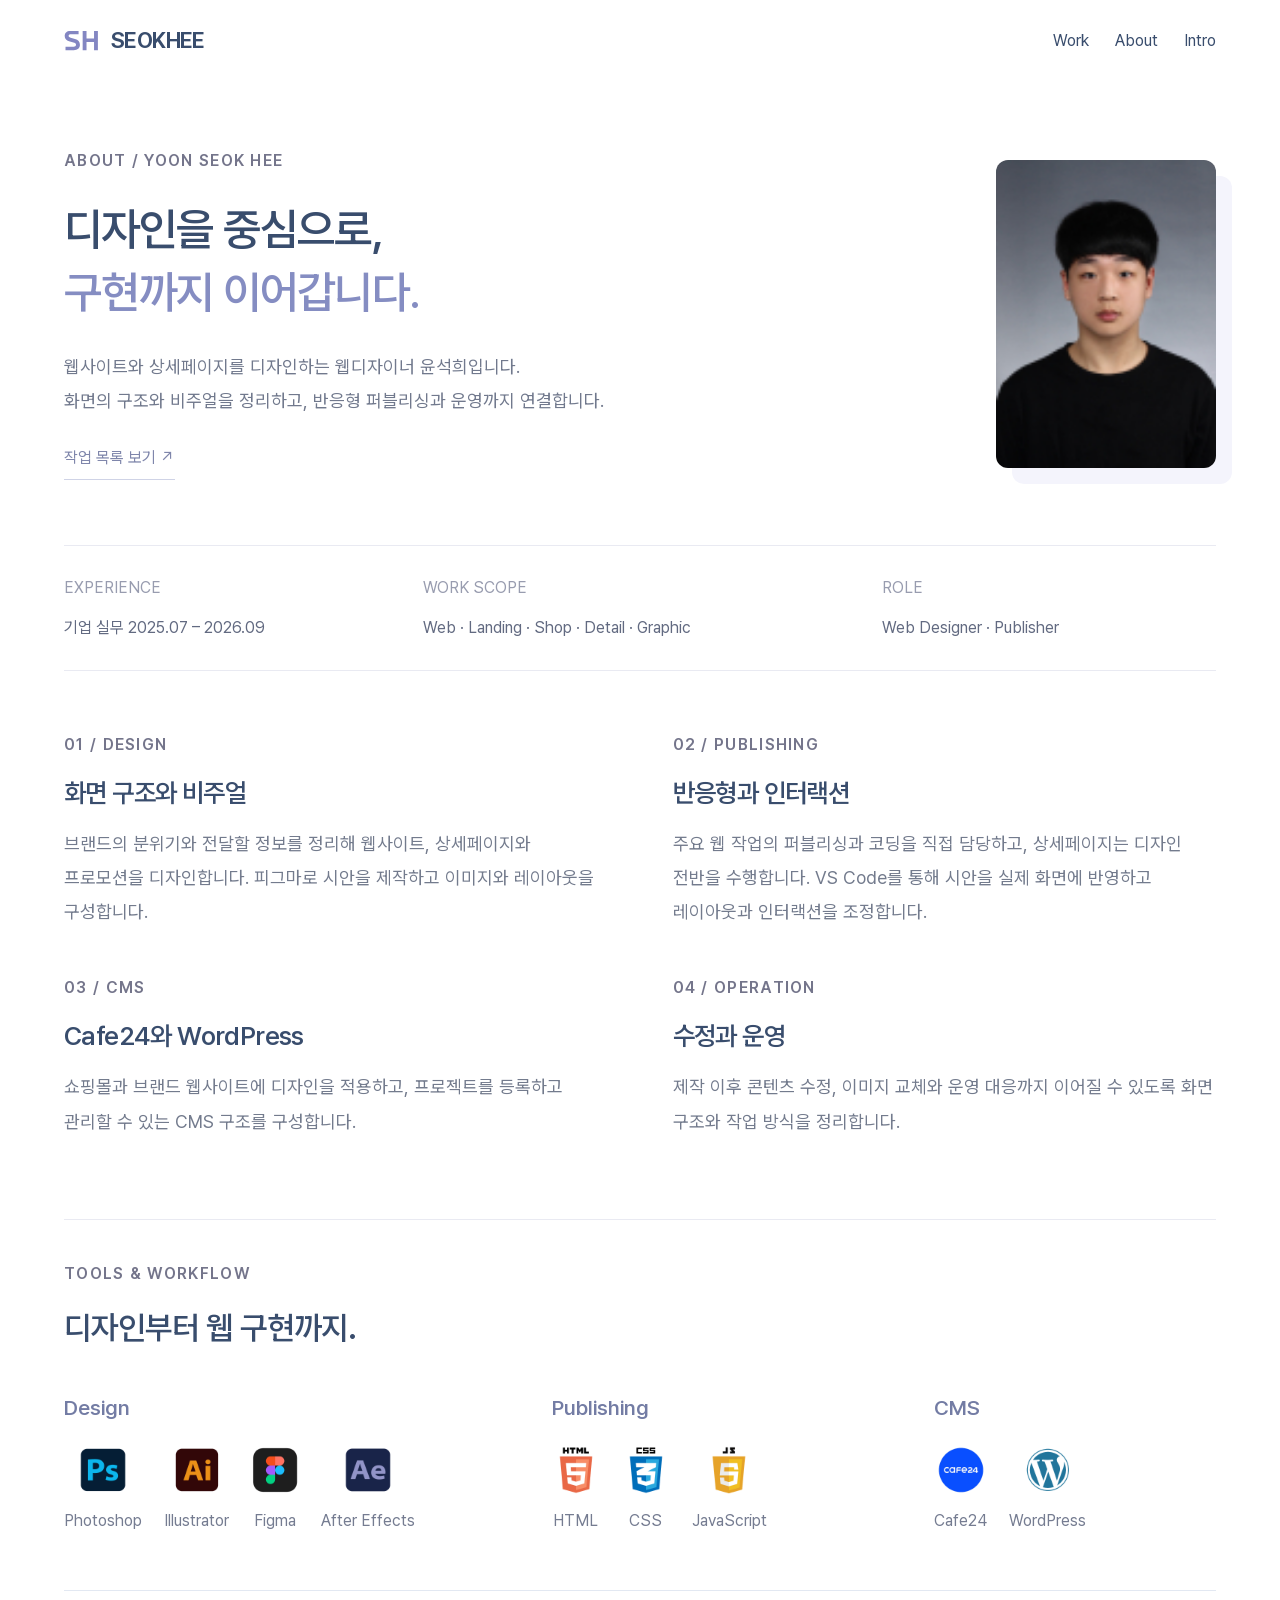
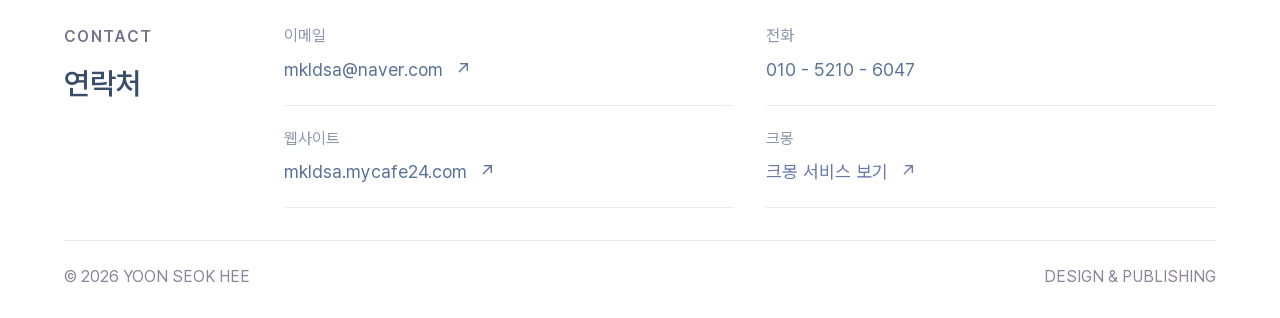
<file: about.html>
<!doctype html>
<html lang="ko"><head><meta charset="UTF-8"><meta name="viewport" content="width=device-width,initial-scale=1"><title>About — 윤석희</title><link rel="icon" href="favicon.png"><link rel="stylesheet" href="main.css"><link rel="stylesheet" href="archive.css"><link rel="stylesheet" href="responsive.css"><link rel="stylesheet" href="archive-responsive.css">
<link rel="stylesheet" href="v34.css"><link rel="stylesheet" href="v34-responsive.css"></head><body class="subpage about-subpage"><div class="header-area"><header class="header wrap"><a class="logo" href="index.html#ysh-home"><svg class="signature-icon" viewBox="20 65 600 350" fill="currentColor" aria-hidden="true" focusable="false"><path d="M270 75H126C66 75 32 109 32 163C32 214 64 242 121 257L196 279C215 285 226 296 226 312C226 334 211 346 184 346H46V405H186C253 405 293 370 293 312C293 258 263 230 208 214L133 192C111 186 99 176 99 160C99 142 112 133 137 133H270V75Z"/><path d="M340 75H406V206H535V75H601V405H535V266H406V405H340V75Z"/></svg><span>SEOKHEE</span></a><nav class="nav" aria-label="주요 메뉴"><a href="index.html#ysh-works">Work</a><a href="about.html">About</a><a href="index.html">Intro</a></nav></header></div><main class="profile-page wrap"><section class="profile-hero"><div><p class="eyebrow">ABOUT / YOON SEOK HEE</p><h1>디자인을 중심으로,<br><span>구현까지 이어갑니다.</span></h1><p class="profile-lead">웹사이트와 상세페이지를 디자인하는 웹디자이너 윤석희입니다.<br>화면의 구조와 비주얼을 정리하고, 반응형 퍼블리싱과 운영까지 연결합니다.</p><a class="profile-back" href="index.html#ysh-works">작업 목록 보기 ↗</a></div><img class="profile-photo" src="images/profile_seokhee.png" alt="윤석희 프로필 사진"></section>
<section class="profile-facts"><div><span>EXPERIENCE</span><p>기업 실무 2025.07 – 2026.09</p></div><div><span>WORK SCOPE</span><p>Web · Landing · Shop · Detail · Graphic</p></div><div><span>ROLE</span><p>Web Designer · Publisher</p></div></section>
<section class="profile-stories"><article><p class="eyebrow">01 / DESIGN</p><h2>화면 구조와 비주얼</h2><p>브랜드의 분위기와 전달할 정보를 정리해 웹사이트, 상세페이지와 프로모션을 디자인합니다. 피그마로 시안을 제작하고 이미지와 레이아웃을 구성합니다.</p></article><article><p class="eyebrow">02 / PUBLISHING</p><h2>반응형과 인터랙션</h2><p>주요 웹 작업의 퍼블리싱과 코딩을 직접 담당하고, 상세페이지는 디자인 전반을 수행합니다. VS Code를 통해 시안을 실제 화면에 반영하고 레이아웃과 인터랙션을 조정합니다.</p></article><article><p class="eyebrow">03 / CMS</p><h2>Cafe24와 WordPress</h2><p>쇼핑몰과 브랜드 웹사이트에 디자인을 적용하고, 프로젝트를 등록하고 관리할 수 있는 CMS 구조를 구성합니다.</p></article><article><p class="eyebrow">04 / OPERATION</p><h2>수정과 운영</h2><p>제작 이후 콘텐츠 수정, 이미지 교체와 운영 대응까지 이어질 수 있도록 화면 구조와 작업 방식을 정리합니다.</p></article></section>
<section class="profile-skill"><p class="eyebrow">TOOLS & WORKFLOW</p><h2>디자인부터 웹 구현까지.</h2><div class="profile-tool-groups"><article class="profile-tool-group"><h3>Design</h3><div class="profile-tools"><div><img src="images/icon_ps.png" alt=""><span>Photoshop</span></div><div><img src="images/icon_ai.png" alt=""><span>Illustrator</span></div><div><img src="images/icon_figma.png" alt=""><span>Figma</span></div><div><img src="images/icon_ae.png" alt=""><span>After Effects</span></div></div></article><article class="profile-tool-group"><h3>Publishing</h3><div class="profile-tools"><div><img src="images/icon_html.png" alt=""><span>HTML</span></div><div><img src="images/icon_css.png" alt=""><span>CSS</span></div><div><img src="images/icon_js.png" alt=""><span>JavaScript</span></div></div></article><article class="profile-tool-group"><h3>CMS</h3><div class="profile-tools"><div><img src="images/icon_cafe24.png" alt=""><span>Cafe24</span></div><div><img src="images/icon_ward.png" alt=""><span>WordPress</span></div></div></article></div></section><!-- 06. CONTACT — one source per page; no repeated contact links in the footer -->
<section class="profile-contact" aria-labelledby="contact-heading"><div class="contact-heading"><p class="eyebrow">CONTACT</p><h2 id="contact-heading">연락처</h2></div><div class="contact-links">
<a class="contact-item" href="mailto:mkldsa@naver.com"><span class="contact-label">이메일</span><span class="contact-value">mkldsa@naver.com <span aria-hidden="true">↗</span></span></a>
<a class="contact-item" href="tel:01052106047"><span class="contact-label">전화</span><span class="contact-value">010 - 5210 - 6047</span></a>
<a class="contact-item" href="http://mkldsa.mycafe24.com" target="_blank" rel="noopener noreferrer"><span class="contact-label">웹사이트</span><span class="contact-value">mkldsa.mycafe24.com <span aria-hidden="true">↗</span></span></a>
<a class="contact-item contact-kmong" href="https://kmong.com/gig/608596" target="_blank" rel="noopener noreferrer"><span class="contact-label">크몽</span><span class="contact-value">크몽 서비스 보기 <span aria-hidden="true">↗</span></span></a>
</div></section></main><footer class="footer wrap"><div class="footer-bottom"><span>© 2026 YOON SEOK HEE</span><span>DESIGN & PUBLISHING</span></div></footer></body></html>
</file>
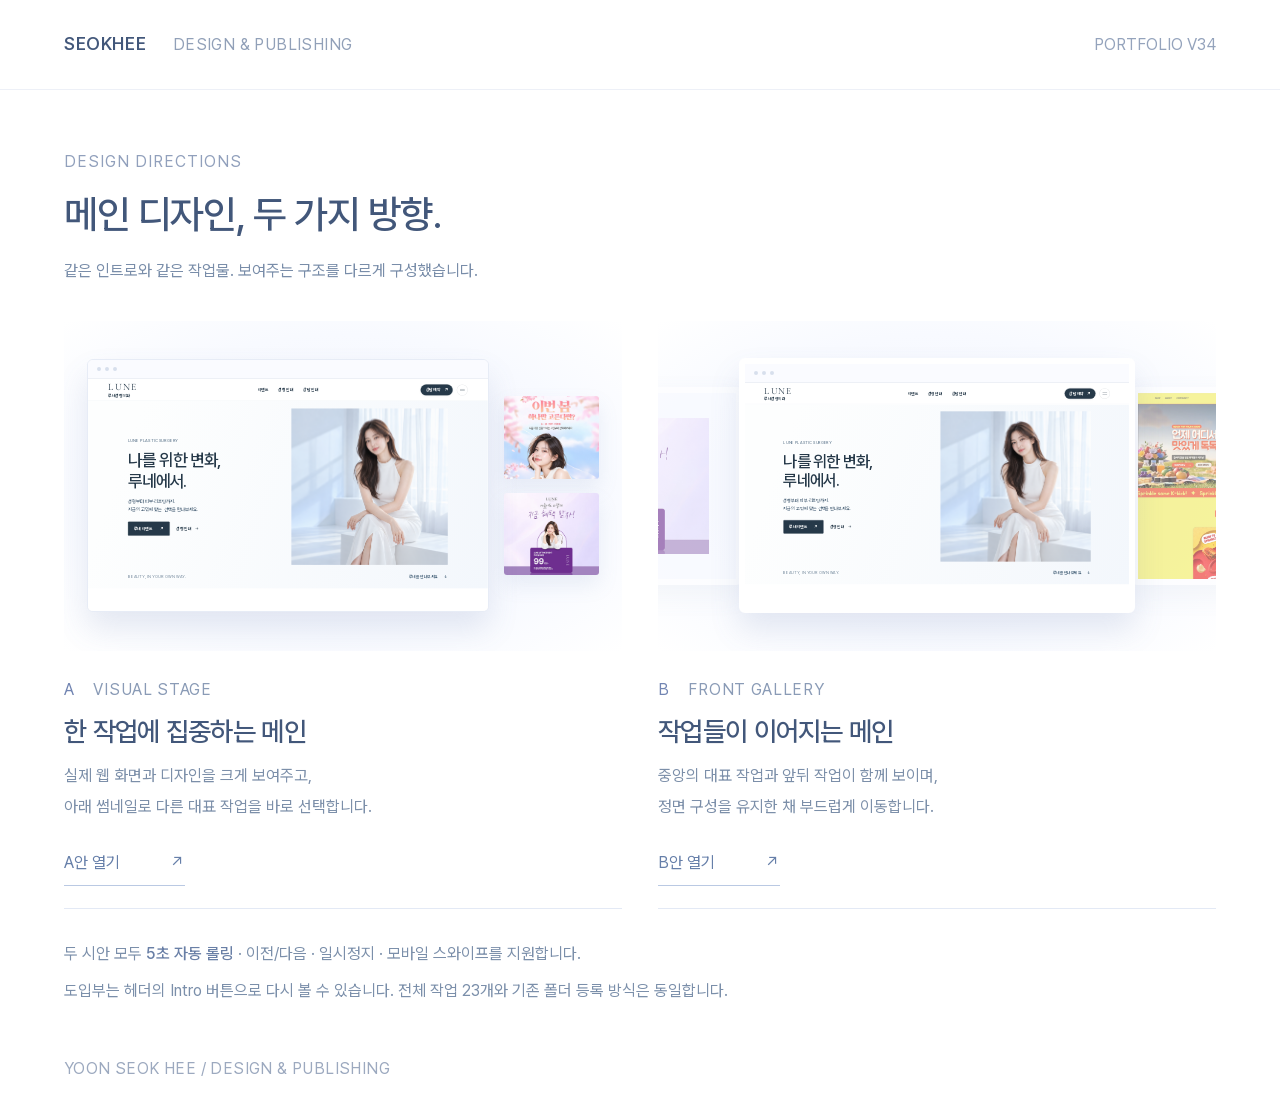
<file: compare.html>
<!doctype html>
<html lang="ko">
<head>
<meta charset="UTF-8"><meta name="viewport" content="width=device-width,initial-scale=1">
<title>메인 디자인 시안 | 윤석희 포트폴리오</title>
<meta name="description" content="밝은 화이트·라일락 톤을 유지한 두 가지 포트폴리오 메인 디자인 시안.">
<link rel="icon" href="favicon.png"><link rel="stylesheet" href="main.css"><link rel="stylesheet" href="v34.css"><link rel="stylesheet" href="v34-responsive.css">
<link rel="stylesheet" href="compare.css"><link rel="stylesheet" href="compare-responsive.css"><script src="compare.js?v=36" defer></script>
</head>
<body class="comparison-page">
<!-- 01. PREVIEW INDEX — the production pages have no concept selector -->
<header class="comparison-header"><a href="index.html">SEOKHEE <span>DESIGN &amp; PUBLISHING</span></a><span>PORTFOLIO V34</span></header>
<main class="comparison-main">
<div class="comparison-intro"><p>DESIGN DIRECTIONS</p><h1>메인 디자인, 두 가지 방향.</h1><p>같은 인트로와 같은 작업물. 보여주는 구조를 다르게 구성했습니다.</p></div>
<div class="comparison-options">
<!-- 02. A — one large project, followed by the full archive -->
<article class="comparison-option"><a class="option-preview option-focus" href="index.html" aria-label="A안 비주얼 스테이지 열기"><div class="mini-browser"><div class="mini-chrome"><i></i><i></i><i></i></div><div class="comparison-live"><img src="projects/lune/site-preview.png" alt="LUNE 성형외과 작업"><iframe src="projects/lune/site/index.html" title="A안에 사용하는 LUNE 홈페이지 화면" tabindex="-1" aria-hidden="true" inert></iframe></div></div><div class="mini-posters" aria-hidden="true"><img src="projects/lune/site/assets/images/promotion-spring-thumbnail.jpg" alt=""><img src="projects/lune/site/assets/images/promotion-lifting-thumbnail.jpg" alt=""></div></a><div class="option-copy"><p><span>A</span> VISUAL STAGE</p><h2>한 작업에 집중하는 메인</h2><p>실제 웹 화면과 디자인을 크게 보여주고,<br>아래 썸네일로 다른 대표 작업을 바로 선택합니다.</p><a href="index.html">A안 열기 <span aria-hidden="true">↗</span></a></div></article>
<!-- 03. B — frontal gallery, with a glimpse of adjacent work -->
<article class="comparison-option"><a class="option-preview option-gallery" href="concept-b.html" aria-label="B안 프런트 갤러리 열기"><div class="mini-side mini-left"><img src="projects/lune/site/assets/images/promotion-lifting-thumbnail.jpg" alt="LUNE 프로모션 디자인"></div><div class="mini-browser"><div class="mini-chrome"><i></i><i></i><i></i></div><div class="comparison-live"><img src="projects/lune/site-preview.png" alt="LUNE 성형외과 작업"><iframe src="projects/lune/site/index.html" title="B안에 사용하는 LUNE 홈페이지 화면" tabindex="-1" aria-hidden="true" inert></iframe></div></div><div class="mini-side mini-right"><img src="projects/korweb/main.jpg" alt="코링클 홈페이지 작업"></div></a><div class="option-copy"><p><span>B</span> FRONT GALLERY</p><h2>작업들이 이어지는 메인</h2><p>중앙의 대표 작업과 앞뒤 작업이 함께 보이며,<br>정면 구성을 유지한 채 부드럽게 이동합니다.</p><a href="concept-b.html">B안 열기 <span aria-hidden="true">↗</span></a></div></article>
</div>
<div class="comparison-note"><p>두 시안 모두 <strong>5초 자동 롤링</strong> · 이전/다음 · 일시정지 · 모바일 스와이프를 지원합니다.</p><p>도입부는 헤더의 Intro 버튼으로 다시 볼 수 있습니다. 전체 작업 23개와 기존 폴더 등록 방식은 동일합니다.</p></div>
</main>
<footer class="comparison-footer">YOON SEOK HEE / DESIGN &amp; PUBLISHING</footer>
</body></html>
</file>
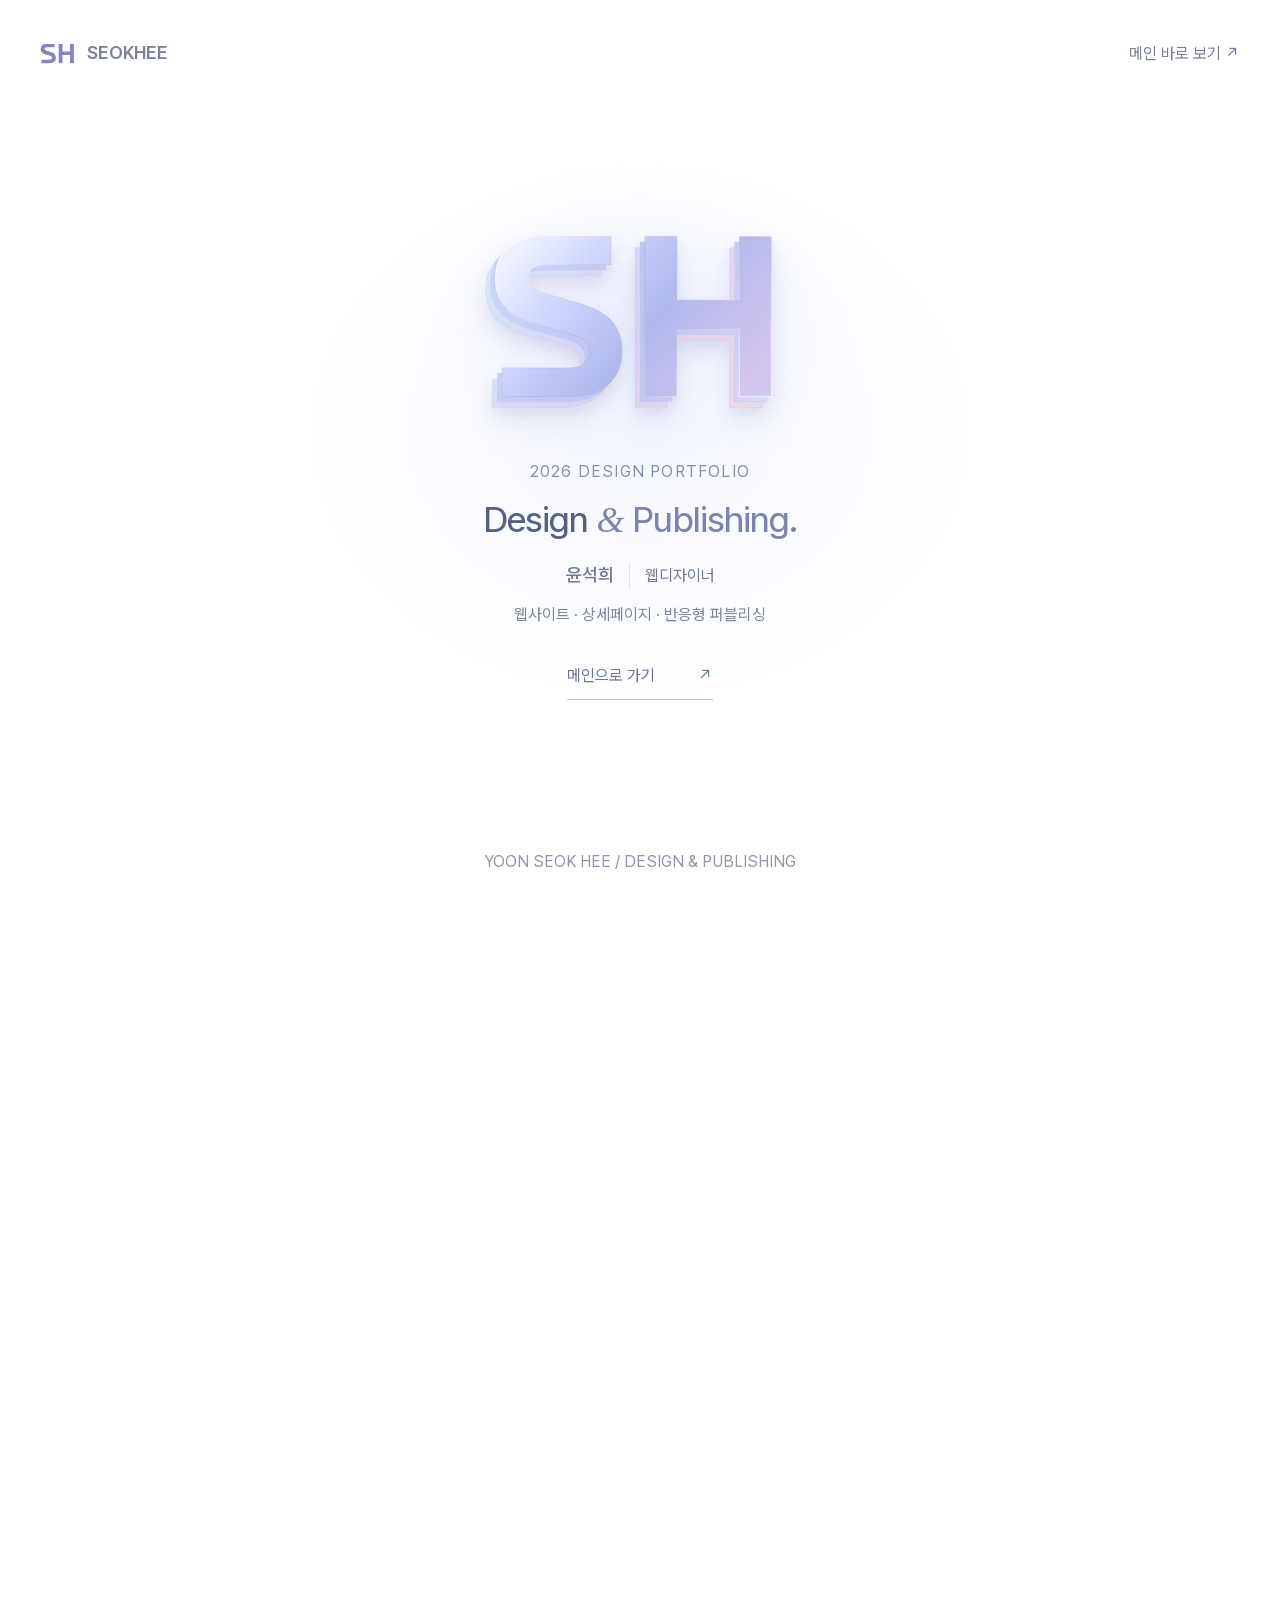
<file: concept-b.html>
<!doctype html>
<html lang="ko">
<head>
<meta charset="UTF-8"><meta name="viewport" content="width=device-width,initial-scale=1">
<title>윤석희 | 웹디자인 · 퍼블리싱</title>
<meta name="description" content="웹디자이너 윤석희의 웹사이트, 상세페이지 디자인 및 반응형 퍼블리싱 작업.">
<link rel="icon" href="favicon.png"><link rel="stylesheet" href="main.css"><link rel="stylesheet" href="archive.css"><link rel="stylesheet" href="responsive.css"><link rel="stylesheet" href="archive-responsive.css">
<link rel="stylesheet" href="v34.css"><link rel="stylesheet" href="v34-responsive.css">
<script src="data/projects-data.js?v=36" defer></script>
<script src="data/projects-extra.js?v=36" defer></script>
<script src="data/project-snapshot.js?v=36" defer></script><script src="data/project-registry.js?v=36" defer></script>
<script src="main.js?v=36" defer></script><script src="featured.js?v=36" defer></script>


<noscript><style>.arrival,.intro{display:none!important}.intro-active #site-shell{visibility:visible!important}body.intro-active{overflow:auto}.archive-toolbar,.intro-replay,.showcase-bottom{display:none!important}</style></noscript>
</head>
<body class="intro-active layout-gallery" data-layout="gallery">
<div id="portfolio-v34">
<!-- 01. ARRIVAL — soft focus and camera depth without doors or panels -->
<section id="arrival" class="arrival" tabindex="-1" aria-label="사이트 진입 연출">
<div class="arrival-focus-field" aria-hidden="true"><div class="arrival-soft-light"></div><div class="arrival-focus-haze"></div></div>
<button id="arrival-skip" class="arrival-skip" type="button">연출 건너뛰기 ↗</button></section>
<!-- 02. INTRO — centered composition, await main button -->
<section class="intro" aria-label="포트폴리오 도입부">
<div class="portal-glow" aria-hidden="true"></div>
<div class="portal-top"><span class="intro-logo"><svg class="signature-icon" viewBox="20 65 600 350" fill="currentColor" aria-hidden="true" focusable="false"><path d="M270 75H126C66 75 32 109 32 163C32 214 64 242 121 257L196 279C215 285 226 296 226 312C226 334 211 346 184 346H46V405H186C253 405 293 370 293 312C293 258 263 230 208 214L133 192C111 186 99 176 99 160C99 142 112 133 137 133H270V75Z"/><path d="M340 75H406V206H535V75H601V405H535V266H406V405H340V75Z"/></svg><span>SEOKHEE</span></span><button class="intro-skip" type="button">메인 바로 보기 ↗</button></div>
<div class="portal-center"><div class="portal-art" aria-hidden="true"><svg class="signature-art" viewBox="0 0 660 490" fill="none" aria-hidden="true" focusable="false">
<defs>
<linearGradient id="sh-back" x1="75" y1="88" x2="550" y2="424" gradientUnits="userSpaceOnUse"><stop stop-color="#d0e6ff"/><stop offset=".52" stop-color="#d7cdf7"/><stop offset="1" stop-color="#f0d7e3"/></linearGradient>
<linearGradient id="sh-middle" x1="20" y1="112" x2="610" y2="370" gradientUnits="userSpaceOnUse"><stop stop-color="#ced5fb"/><stop offset=".55" stop-color="#bcc0ef"/><stop offset="1" stop-color="#d9dafa"/></linearGradient>
<linearGradient id="sh-front" x1="98" y1="75" x2="510" y2="413" gradientUnits="userSpaceOnUse"><stop stop-color="#eef1ff"/><stop offset=".24" stop-color="#d0d7ff"/><stop offset=".58" stop-color="#b1b8ed"/><stop offset="1" stop-color="#d2c5ee"/></linearGradient>
<linearGradient id="sh-edge" x1="80" y1="75" x2="500" y2="405" gradientUnits="userSpaceOnUse"><stop stop-color="white" stop-opacity=".95"/><stop offset=".48" stop-color="#999aca" stop-opacity=".32"/><stop offset="1" stop-color="white" stop-opacity=".7"/></linearGradient>
<filter id="sh-shadow" x="-25%" y="-25%" width="150%" height="160%"><feDropShadow dx="0" dy="19" stdDeviation="13" flood-color="#8387bc" flood-opacity=".15"/></filter>
</defs>
<g class="signature-layers" filter="url(#sh-shadow)">
<g class="signature-layer sheet-back" data-signature-layer="back" fill="url(#sh-back)" stroke="#c3cce9" stroke-width="1" transform="translate(-20 23)"><path d="M270 75H126C66 75 32 109 32 163C32 214 64 242 121 257L196 279C215 285 226 296 226 312C226 334 211 346 184 346H46V405H186C253 405 293 370 293 312C293 258 263 230 208 214L133 192C111 186 99 176 99 160C99 142 112 133 137 133H270V75Z"/><path d="M340 75H406V206H535V75H601V405H535V266H406V405H340V75Z"/></g>
<g class="signature-layer sheet-middle" data-signature-layer="middle" fill="url(#sh-middle)" stroke="#c7c8e7" stroke-width="1" transform="translate(-10 11)"><path d="M270 75H126C66 75 32 109 32 163C32 214 64 242 121 257L196 279C215 285 226 296 226 312C226 334 211 346 184 346H46V405H186C253 405 293 370 293 312C293 258 263 230 208 214L133 192C111 186 99 176 99 160C99 142 112 133 137 133H270V75Z"/><path d="M340 75H406V206H535V75H601V405H535V266H406V405H340V75Z"/></g>
<g class="signature-layer sheet-front" data-signature-layer="front" fill="url(#sh-front)" stroke="url(#sh-edge)" stroke-width="2"><path d="M270 75H126C66 75 32 109 32 163C32 214 64 242 121 257L196 279C215 285 226 296 226 312C226 334 211 346 184 346H46V405H186C253 405 293 370 293 312C293 258 263 230 208 214L133 192C111 186 99 176 99 160C99 142 112 133 137 133H270V75Z"/><path d="M340 75H406V206H535V75H601V405H535V266H406V405H340V75Z"/></g>
</g>

</svg></div><p class="portal-kicker">2026 DESIGN PORTFOLIO</p><h2 class="portal-title" id="intro-title" tabindex="-1">Design <span><i>&amp;</i> Publishing.</span></h2><p class="portal-person"><strong>윤석희</strong><span>웹디자이너</span></p><p class="portal-sub">웹사이트 · 상세페이지 · 반응형 퍼블리싱</p><button class="intro-enter" type="button">메인으로 가기 <span aria-hidden="true">↗</span></button></div>

<p class="portal-foot">YOON SEOK HEE / DESIGN &amp; PUBLISHING</p></section>
<div id="site-shell">
<!-- 02. HEADER — continuous hero background -->
<div class="header-area"><header class="header wrap" id="ysh-home"><a class="logo" href="#ysh-home"><svg class="signature-icon" viewBox="20 65 600 350" fill="currentColor" aria-hidden="true" focusable="false"><path d="M270 75H126C66 75 32 109 32 163C32 214 64 242 121 257L196 279C215 285 226 296 226 312C226 334 211 346 184 346H46V405H186C253 405 293 370 293 312C293 258 263 230 208 214L133 192C111 186 99 176 99 160C99 142 112 133 137 133H270V75Z"/><path d="M340 75H406V206H535V75H601V405H535V266H406V405H340V75Z"/></svg><span>SEOKHEE</span></a><nav class="nav" aria-label="주요 메뉴"><a href="#ysh-works">Work</a><a href="#ysh-about">About</a><button class="intro-replay" type="button">Intro</button></nav></header></div>
<main>
<!-- 03. DESIGNER + WORK — one connected introduction -->
<section class="work-showcase wrap" id="selected-work" aria-labelledby="showcase-heading" aria-roledescription="carousel" aria-label="최근 대표 작업"><div class="showcase-introduction"><div class="studio-person"><img src="images/profile_seokhee.png" width="64" height="90" alt="윤석희 프로필 사진"><div class="studio-identity"><p class="studio-kicker">DESIGN &amp; WEB PUBLISHING</p><h1 id="hero-title" tabindex="-1">웹디자이너 <strong>윤석희</strong></h1><div class="studio-description"><p>웹사이트와 상세페이지를 디자인하고, 반응형 화면까지 직접 구현합니다.</p><a href="about.html">소개 보기 <span aria-hidden="true">↗</span></a></div></div></div><div class="showcase-heading"><h2 id="showcase-heading">Selected work</h2><a href="#ysh-works">전체 작업 <span aria-hidden="true">↓</span></a></div></div><div class="showcase-stage" id="showcase-stage"><article class="showcase-slide art-lune" data-project="lune" data-slot="active" ><a class="showcase-art" href="project.html?id=lune" aria-label="LUNE 성형외과 프로젝트 보기"><div class="preview-wall visual-lune"><div class="website-preview"><div class="preview-chrome" aria-hidden="true"><i></i><i></i><i></i><span>LUNE · WEBSITE</span></div><div class="website-capture"><img src="projects/lune/site-preview.png" alt="LUNE 성형외과 홈페이지 실제 화면" decoding="async"></div></div><div class="poster-stack" aria-hidden="true"><img src="projects/lune/site/assets/images/promotion-spring-thumbnail.jpg" alt=""><img src="projects/lune/site/assets/images/promotion-lifting-thumbnail.jpg" alt=""></div></div></a></article><article class="showcase-slide art-korweb" data-project="korweb" data-slot="next" ><a class="showcase-art" href="project.html?id=korweb" aria-label="코링클 홈페이지 프로젝트 보기"><div class="preview-wall visual-korweb"><div class="website-preview"><div class="preview-chrome" aria-hidden="true"><i></i><i></i><i></i><span>KORiNKLE · WEBSITE</span></div><div class="website-capture"><img src="projects/korweb/main.jpg" alt="코링클 홈페이지 실제 메인 화면"></div></div></div></a></article><article class="showcase-slide art-lune-promotions" data-project="lune-promotions" data-slot="off" hidden><a class="showcase-art" href="project.html?id=lune-promotions" aria-label="LUNE 프로모션 디자인 프로젝트 보기"><div class="promotion-wall"><figure><img src="projects/lune/site/assets/images/promotion-lifting-thumbnail.jpg" alt="가을 리프팅 프로모션"><figcaption>AUTUMN</figcaption></figure><figure><img src="projects/lune/site/assets/images/promotion-spring-thumbnail.jpg" alt="봄 뷰티 프로모션"><figcaption>SPRING</figcaption></figure><figure><img src="projects/lune/site/assets/images/promotion-bridal-thumbnail.jpg" alt="웨딩 뷰티 프로모션"><figcaption>BRIDAL</figcaption></figure></div></a></article><article class="showcase-slide art-kordetail" data-project="kordetail" data-slot="previous" ><a class="showcase-art" href="project.html?id=kordetail" aria-label="코링클 제품 상세 프로젝트 보기"><div class="hero-trio detail-image-trio featured-hero-trio" role="img" aria-label="코링클 제품 상세 · 버터향김치 · 스윗불고기 · 청양고추&amp;갈릭"><figure class="hero-card"><div class="image-hero" style="--detail-art-bg:#fdd35b"><img src="projects/kordetail/hero-butter.jpg" width="1144" height="2048" alt="버터향김치 이미지형 상세페이지 메인 히어로" loading="lazy" decoding="async"></div><figcaption>버터향<wbr>김치</figcaption></figure><figure class="hero-card"><div class="image-hero" style="--detail-art-bg:#fe6f06"><img src="projects/kordetail/hero-bulgogi.jpg" width="962" height="2048" alt="스윗불고기 이미지형 상세페이지 메인 히어로" loading="lazy" decoding="async"></div><figcaption>스윗<wbr>불고기</figcaption></figure><figure class="hero-card"><div class="image-hero" style="--detail-art-bg:#61b661"><img src="projects/kordetail/hero-chili.jpg" width="926" height="2047" alt="청양고추&amp;갈릭 이미지형 상세페이지 메인 히어로" loading="lazy" decoding="async"></div><figcaption>청양고추<wbr>&amp;갈릭</figcaption></figure></div></a></article></div><div class="showcase-caption" id="showcase-caption"><div class="caption-project"><p>WEB DESIGN</p><h3>LUNE 성형외과</h3><span class="caption-role">웹디자인 · 퍼블리싱 · 개인 프로젝트</span></div><div class="caption-actions has-site-action"><a class="site-visit" href="projects/lune/site/index.html" target="_blank" rel="noopener noreferrer" aria-label="LUNE 성형외과 사이트 보기 (새 창)">사이트 보기 <span aria-hidden="true">↗</span></a><a class="caption-open" href="project.html?id=lune">프로젝트 보기 <span aria-hidden="true">↗</span></a></div></div><div class="showcase-bottom"><div class="showcase-switches" id="showcase-switches" aria-label="대표 작업 선택"><button type="button" class="showcase-selector" data-select="0" aria-pressed="true">LUNE 성형외과</button><button type="button" class="showcase-selector" data-select="1" aria-pressed="false">코링클 홈페이지</button><button type="button" class="showcase-selector" data-select="2" aria-pressed="false">LUNE 프로모션 디자인</button><button type="button" class="showcase-selector" data-select="3" aria-pressed="false">코링클 제품 상세</button></div><div class="showcase-controls"><button type="button" id="showcase-prev" aria-label="이전 작업">←</button><span id="showcase-count">01 / 04</span><span class="showcase-timeline" aria-hidden="true"><i id="showcase-progress"></i></span><button type="button" id="showcase-next" aria-label="다음 작업">→</button><button type="button" class="showcase-play" id="showcase-play" aria-pressed="false" aria-label="자동 전환 일시정지"><span aria-hidden="true">Ⅱ</span> 일시정지</button></div></div><p class="sr-only" id="showcase-announcement" aria-live="polite"></p></section>
<!-- 04. COMPLETE PROJECT ARCHIVE -->
<section class="work wrap" id="ysh-works">
<div class="archive-head"><div><p class="eyebrow">PROJECT ARCHIVE</p><h2 id="archive-heading" tabindex="-1">전체 작업 <span id="archive-total">23</span></h2></div><p>웹사이트부터 상세페이지, 프로모션 디자인까지.</p></div>
<div class="archive-toolbar"><div class="archive-filters" aria-label="프로젝트 분류"><button type="button" data-work-filter="all" aria-pressed="true">전체</button><button type="button" data-work-filter="web" aria-pressed="false">웹사이트</button><button type="button" data-work-filter="ecommerce" aria-pressed="false">쇼핑몰</button><button type="button" data-work-filter="detail" aria-pressed="false">상세페이지</button><button type="button" data-work-filter="graphic" aria-pressed="false">프로모션·그래픽</button></div><label class="archive-search"><span class="sr-only">프로젝트 검색</span><input id="work-search" type="search" placeholder="작업명 검색" autocomplete="off"><span aria-hidden="true">⌕</span></label></div>
<p class="archive-result" id="archive-result" aria-live="polite">전체 23개 작업</p>
<div class="archive-grid" id="work-list"><article class="work-card web-work-card" data-project-id="lune"><a class="work-card-link" href="project.html?id=lune"><div class="ysh-project-visual archive-image archive-website"><img src="projects/lune/site-preview.png" alt="LUNE 성형외과 웹사이트 화면" loading="lazy" decoding="async"></div><div class="card-meta"><span>WEB DESIGN</span><span aria-hidden="true">↗</span></div><h3>LUNE 성형외과</h3><p class="card-role">웹디자인 · 퍼블리싱</p></a><a class="site-visit card-site-link" href="projects/lune/site/index.html" target="_blank" rel="noopener noreferrer" aria-label="LUNE 성형외과 사이트 보기 (새 창)">사이트 보기 <span aria-hidden="true">↗</span></a></article><article class="work-card web-work-card" data-project-id="korweb"><a class="work-card-link" href="project.html?id=korweb"><div class="ysh-project-visual archive-image archive-website"><img src="projects/korweb/thumbnail.jpg" alt="코링클 홈페이지 웹사이트 화면" loading="lazy" decoding="async"></div><div class="card-meta"><span>WEB DESIGN</span><span aria-hidden="true">↗</span></div><h3>코링클 홈페이지</h3><p class="card-role">웹디자인 · 퍼블리싱</p></a><a class="site-visit card-site-link" href="https://koraclefood.cafe24.com/skin-skin18/" target="_blank" rel="noopener noreferrer" aria-label="코링클 홈페이지 사이트 보기 (새 창)">사이트 보기 <span aria-hidden="true">↗</span></a></article><article class="work-card" data-project-id="lune-promotions"><a class="work-card-link" href="project.html?id=lune-promotions"><div class="ysh-project-visual archive-image"><img src="projects/lune-promotions/thumbnail.jpg" alt="LUNE 가을 리프팅 프로모션 디자인" loading="lazy" decoding="async"></div><div class="card-meta"><span>PROMOTION DESIGN</span><span aria-hidden="true">↗</span></div><h3>LUNE 프로모션 디자인</h3><p class="card-role">프로모션 · 상세페이지 디자인</p></a></article><article class="work-card" data-project-id="kordetail"><a class="work-card-link" href="project.html?id=kordetail"><div class="ysh-project-visual archive-image archive-hero-previews"><div class="hero-trio detail-image-trio archive-hero-trio" role="img" aria-label="코링클 제품 상세 · 버터향김치 · 스윗불고기 · 청양고추&amp;갈릭"><figure class="hero-card"><div class="image-hero" style="--detail-art-bg:#fdd35b"><img src="projects/kordetail/hero-butter.jpg" width="1144" height="2048" alt="버터향김치 이미지형 상세페이지 메인 히어로" loading="lazy" decoding="async"></div><figcaption>버터향<wbr>김치</figcaption></figure><figure class="hero-card"><div class="image-hero" style="--detail-art-bg:#fe6f06"><img src="projects/kordetail/hero-bulgogi.jpg" width="962" height="2048" alt="스윗불고기 이미지형 상세페이지 메인 히어로" loading="lazy" decoding="async"></div><figcaption>스윗<wbr>불고기</figcaption></figure><figure class="hero-card"><div class="image-hero" style="--detail-art-bg:#61b661"><img src="projects/kordetail/hero-chili.jpg" width="926" height="2047" alt="청양고추&amp;갈릭 이미지형 상세페이지 메인 히어로" loading="lazy" decoding="async"></div><figcaption>청양고추<wbr>&amp;갈릭</figcaption></figure></div></div><div class="card-meta"><span>DETAIL DESIGN</span><span aria-hidden="true">↗</span></div><h3>코링클 제품 상세</h3><p class="card-role">상세페이지 디자인</p></a></article><article class="work-card web-work-card" data-project-id="xpg"><a class="work-card-link" href="project.html?id=xpg"><div class="ysh-project-visual archive-image archive-website"><img src="projects/xpg/thumbnail.png" alt="XPG 웹사이트 화면" loading="lazy" decoding="async"></div><div class="card-meta"><span>WEB DESIGN</span><span aria-hidden="true">↗</span></div><h3>XPG</h3><p class="card-role">WEB DESIGN · PUBLISHING</p></a><a class="site-visit card-site-link" href="https://mkldsa.github.io/xpg-www/" target="_blank" rel="noopener noreferrer" aria-label="XPG 사이트 보기 (새 창)">사이트 보기 <span aria-hidden="true">↗</span></a></article><article class="work-card web-work-card" data-project-id="garden"><a class="work-card-link" href="project.html?id=garden"><div class="ysh-project-visual archive-image archive-website"><img src="projects/garden/thumbnail.png" alt="GARDEN 5 LIFE 웹사이트 화면" loading="lazy" decoding="async"></div><div class="card-meta"><span>WEB DESIGN</span><span aria-hidden="true">↗</span></div><h3>GARDEN 5 LIFE</h3><p class="card-role">WEB DESIGN · PUBLISHING</p></a><a class="site-visit card-site-link" href="projects/garden/thumbnail.png" target="_blank" rel="noopener noreferrer" aria-label="GARDEN 5 LIFE 화면 보기 (새 창)">화면 보기 <span aria-hidden="true">↗</span></a></article><article class="work-card web-work-card" data-project-id="studio-sh"><a class="work-card-link" href="project.html?id=studio-sh"><div class="ysh-project-visual archive-image archive-website"><img src="projects/studio-sh/thumbnail.png" alt="STUDIO SH 웹사이트 화면" loading="lazy" decoding="async"></div><div class="card-meta"><span>WEB DESIGN</span><span aria-hidden="true">↗</span></div><h3>STUDIO SH</h3><p class="card-role">WORDPRESS · WEB DESIGN</p></a><a class="site-visit card-site-link" href="https://mkldsa.mycafe24.com" target="_blank" rel="noopener noreferrer" aria-label="STUDIO SH 사이트 보기 (새 창)">사이트 보기 <span aria-hidden="true">↗</span></a></article><article class="work-card web-work-card" data-project-id="asknow"><a class="work-card-link" href="project.html?id=asknow"><div class="ysh-project-visual archive-image archive-website"><img src="projects/asknow/thumbnail.png" alt="ASK NOW 웹사이트 화면" loading="lazy" decoding="async"></div><div class="card-meta"><span>WEB DESIGN</span><span aria-hidden="true">↗</span></div><h3>ASK NOW</h3><p class="card-role">WORDPRESS · WEB DESIGN</p></a><a class="site-visit card-site-link" href="https://asknow.co.kr/" target="_blank" rel="noopener noreferrer" aria-label="ASK NOW 사이트 보기 (새 창)">사이트 보기 <span aria-hidden="true">↗</span></a></article><article class="work-card web-work-card" data-project-id="dahyang-corporate"><a class="work-card-link" href="project.html?id=dahyang-corporate"><div class="ysh-project-visual archive-image archive-website"><img src="projects/dahyang-corporate/thumbnail.png" alt="DAHYANG 웹사이트 화면" loading="lazy" decoding="async"></div><div class="card-meta"><span>WEB DESIGN</span><span aria-hidden="true">↗</span></div><h3>DAHYANG</h3><p class="card-role">CODING 100% · IMAGE COLLAB</p></a><a class="site-visit card-site-link" href="https://dahyang.kr" target="_blank" rel="noopener noreferrer" aria-label="DAHYANG 사이트 보기 (새 창)">사이트 보기 <span aria-hidden="true">↗</span></a></article><article class="work-card web-work-card" data-project-id="bold-gray"><a class="work-card-link" href="project.html?id=bold-gray"><div class="ysh-project-visual archive-image archive-website"><img src="projects/bold-gray/thumbnail.png" alt="BOLD GRAY 웹사이트 화면" loading="lazy" decoding="async"></div><div class="card-meta"><span>SHOP DESIGN</span><span aria-hidden="true">↗</span></div><h3>BOLD GRAY</h3><p class="card-role">CODING 100% · PLANNING BY TEAM</p></a><a class="site-visit card-site-link" href="http://mkldsa70.cafe24.com" target="_blank" rel="noopener noreferrer" aria-label="BOLD GRAY 사이트 보기 (새 창)">사이트 보기 <span aria-hidden="true">↗</span></a></article><article class="work-card web-work-card" data-project-id="cosoom"><a class="work-card-link" href="project.html?id=cosoom"><div class="ysh-project-visual archive-image archive-website"><img src="projects/cosoom/thumbnail.png" alt="COSOOM TAPE 웹사이트 화면" loading="lazy" decoding="async"></div><div class="card-meta"><span>SHOP DESIGN</span><span aria-hidden="true">↗</span></div><h3>COSOOM TAPE</h3><p class="card-role">CAFE24 · WEB DESIGN</p></a><a class="site-visit card-site-link" href="https://cosoom.co.kr/" target="_blank" rel="noopener noreferrer" aria-label="COSOOM TAPE 사이트 보기 (새 창)">사이트 보기 <span aria-hidden="true">↗</span></a></article><article class="work-card web-work-card" data-project-id="dahyang-event"><a class="work-card-link" href="project.html?id=dahyang-event"><div class="ysh-project-visual archive-image archive-website"><img src="projects/dahyang-event/thumbnail.png" alt="DAHYANG EVENT 웹사이트 화면" loading="lazy" decoding="async"></div><div class="card-meta"><span>SHOP DESIGN</span><span aria-hidden="true">↗</span></div><h3>DAHYANG EVENT</h3><p class="card-role">CODING 100% · IMAGE COLLAB</p></a><a class="site-visit card-site-link" href="https://dahyangmall02.cafe24.com" target="_blank" rel="noopener noreferrer" aria-label="DAHYANG EVENT 사이트 보기 (새 창)">사이트 보기 <span aria-hidden="true">↗</span></a></article><article class="work-card web-work-card" data-project-id="bulkinny"><a class="work-card-link" href="project.html?id=bulkinny"><div class="ysh-project-visual archive-image archive-website"><img src="projects/bulkinny/thumbnail.png" alt="BULKINNY 웹사이트 화면" loading="lazy" decoding="async"></div><div class="card-meta"><span>SHOP DESIGN</span><span aria-hidden="true">↗</span></div><h3>BULKINNY</h3><p class="card-role">CODING 100% · IMAGE COLLAB</p></a><a class="site-visit card-site-link" href="https://bulkinny.com/" target="_blank" rel="noopener noreferrer" aria-label="BULKINNY 사이트 보기 (새 창)">사이트 보기 <span aria-hidden="true">↗</span></a></article><article class="work-card" data-project-id="doubleheart-set-promotion"><a class="work-card-link" href="project.html?id=doubleheart-set-promotion"><div class="ysh-project-visual archive-image"><img src="projects/doubleheart-set-promotion/thumbnail.png" alt="더블하트 세트 특가전 프로모션 디자인" loading="lazy" decoding="async"></div><div class="card-meta"><span>GRAPHIC DESIGN</span><span aria-hidden="true">↗</span></div><h3>DOUBLEHEART SET PROMOTION</h3><p class="card-role">PROMOTION · GRAPHIC DESIGN</p></a></article><article class="work-card" data-project-id="doubleheart-set-promotion2"><a class="work-card-link" href="project.html?id=doubleheart-set-promotion2"><div class="ysh-project-visual archive-image"><img src="projects/doubleheart-set-promotion2/thumbnail.png" alt="더블하트 세트 특가전 프로모션 디자인" loading="lazy" decoding="async"></div><div class="card-meta"><span>GRAPHIC DESIGN</span><span aria-hidden="true">↗</span></div><h3>DOUBLEHEART SET PROMOTION</h3><p class="card-role">PROMOTION · GRAPHIC DESIGN</p></a></article><article class="work-card" data-project-id="weekend-sale"><a class="work-card-link" href="project.html?id=weekend-sale"><div class="ysh-project-visual archive-image"><img src="projects/weekend-sale/thumbnail.png" alt="주말 반값 특가 프로모션" loading="lazy" decoding="async"></div><div class="card-meta"><span>GRAPHIC DESIGN</span><span aria-hidden="true">↗</span></div><h3>WEEKEND SALE</h3><p class="card-role">PROMOTION · MOBILE EVENT DESIGN</p></a></article><article class="work-card" data-project-id="halloween-sale"><a class="work-card-link" href="project.html?id=halloween-sale"><div class="ysh-project-visual archive-image"><img src="projects/halloween-sale/thumbnail.png" alt="할로윈 세일 페스타 프로모션" loading="lazy" decoding="async"></div><div class="card-meta"><span>GRAPHIC DESIGN</span><span aria-hidden="true">↗</span></div><h3>HALLOWEEN SALE</h3><p class="card-role">PROMOTION · MOBILE EVENT DESIGN</p></a></article><article class="work-card" data-project-id="holiday-sale"><a class="work-card-link" href="project.html?id=holiday-sale"><div class="ysh-project-visual archive-image"><img src="projects/holiday-sale/thumbnail.png" alt="홀리데이 세일 프로모션" loading="lazy" decoding="async"></div><div class="card-meta"><span>GRAPHIC DESIGN</span><span aria-hidden="true">↗</span></div><h3>HOLIDAY SALE</h3><p class="card-role">PROMOTION · MOBILE EVENT DESIGN</p></a></article><article class="work-card" data-project-id="weekend-sale2"><a class="work-card-link" href="project.html?id=weekend-sale2"><div class="ysh-project-visual archive-image"><img src="projects/weekend-sale2/thumbnail.png" alt="주말 특가 프로모션" loading="lazy" decoding="async"></div><div class="card-meta"><span>GRAPHIC DESIGN</span><span aria-hidden="true">↗</span></div><h3>WEEKEND SALE 02</h3><p class="card-role">PROMOTION · MOBILE EVENT DESIGN</p></a></article><article class="work-card" data-project-id="oh-my-body-bar"><a class="work-card-link" href="project.html?id=oh-my-body-bar"><div class="ysh-project-visual archive-image"><img src="projects/oh-my-body-bar/thumbnail.png" alt="위시포뮬라 오마이바디바 제품 상세페이지 디자인" loading="lazy" decoding="async"></div><div class="card-meta"><span>DETAIL PAGE</span><span aria-hidden="true">↗</span></div><h3>OH MY BODY BAR</h3><p class="card-role">ALL DESIGN WORK 100%</p></a></article><article class="work-card" data-project-id="recruit-detail-page"><a class="work-card-link" href="project.html?id=recruit-detail-page"><div class="ysh-project-visual archive-image"><img src="projects/recruit-detail-page/thumbnail.png" alt="채용 홍보 상세페이지 디자인" loading="lazy" decoding="async"></div><div class="card-meta"><span>DETAIL PAGE</span><span aria-hidden="true">↗</span></div><h3>RECRUIT DETAIL PAGE</h3><p class="card-role">ALL DESIGN WORK 100%</p></a></article><article class="work-card" data-project-id="COX-CH48"><a class="work-card-link" href="project.html?id=COX-CH48"><div class="ysh-project-visual archive-image"><img src="projects/COX-CH48/thumbnail.png" alt="COX CH48 게이밍 헤드셋 상세페이지 디자인" loading="lazy" decoding="async"></div><div class="card-meta"><span>DETAIL PAGE</span><span aria-hidden="true">↗</span></div><h3>COX CH48</h3><p class="card-role">ALL DESIGN WORK 100%</p></a></article><article class="work-card" data-project-id="moodmory-ez-flex-film"><a class="work-card-link" href="project.html?id=moodmory-ez-flex-film"><div class="ysh-project-visual archive-image"><img src="projects/moodmory-ez-flex-film/thumbnail.png" alt="MOODMORY 이지 플렉스 프로텍션 필름 상세페이지 디자인" loading="lazy" decoding="async"></div><div class="card-meta"><span>DETAIL PAGE</span><span aria-hidden="true">↗</span></div><h3>MOODMORY EZ FLEX FILM</h3><p class="card-role">ALL DESIGN WORK 100%</p></a></article></div>
<p class="archive-empty" id="archive-empty" hidden>조건에 맞는 작업이 없습니다.</p>
<div class="archive-more"><button type="button" id="load-more" hidden>작업 더 보기 <span aria-hidden="true">＋</span></button></div>
</section>

<!-- 05. ABOUT / DESIGN AND PUBLISHING -->
<section class="about" id="ysh-about"><svg class="about-signature" viewBox="0 0 660 490" fill="currentColor" aria-hidden="true" focusable="false"><path d="M270 75H126C66 75 32 109 32 163C32 214 64 242 121 257L196 279C215 285 226 296 226 312C226 334 211 346 184 346H46V405H186C253 405 293 370 293 312C293 258 263 230 208 214L133 192C111 186 99 176 99 160C99 142 112 133 137 133H270V75Z"/><path d="M340 75H406V206H535V75H601V405H535V266H406V405H340V75Z"/></svg><div class="about-grid wrap reveal"><div><p class="eyebrow">WORKING PROCESS</p><h2>디자인부터 구현까지,<br>이렇게 작업합니다.</h2></div><div><a class="about-more" href="about.html">프로필과 작업 방식 보기 ↗</a><p class="about-lead">브랜드와 콘텐츠에 맞는 화면 구조를 잡고 비주얼을 제작합니다.<br>디자인을 반응형 화면에 적용한 뒤, 인터랙션과 사용 흐름을 조정합니다.</p><div class="skill-row"><h3>Design</h3><div><p>웹사이트, 상세페이지, 랜딩페이지의<br>레이아웃과 비주얼을 디자인합니다.</p><div class="tools">FIGMA · PHOTOSHOP · ILLUSTRATOR · AFTER EFFECTS</div></div></div><div class="skill-row"><h3>Publishing</h3><div><p>반응형 구조와 인터랙션을 구현하고,<br>Cafe24와 WordPress에 적용합니다.</p><div class="tools">HTML · CSS · JAVASCRIPT · CAFE24 · WORDPRESS</div></div></div></div></div></section>
</main>
<!-- 06. FOOTER -->
<footer class="footer wrap"><div class="footer-top reveal"><div><h2>윤석희</h2><p>웹디자인 · 상세페이지 디자인 · 퍼블리싱</p></div><a class="top-link" href="#ysh-home">맨 위로 ↑</a></div><div class="footer-contact"><a href="mailto:mkldsa@naver.com">mkldsa@naver.com ↗</a><a href="tel:01052106047">010 - 5210 - 6047</a><a href="https://kmong.com/gig/608596" target="_blank" rel="noopener noreferrer">크몽 ↗</a></div><div class="footer-bottom"><span>© 2026 YOON SEOK HEE</span><span>DESIGN & PUBLISHING</span></div></footer>
</div><!-- /site-shell -->
</div>
</body>
</html>
</file>
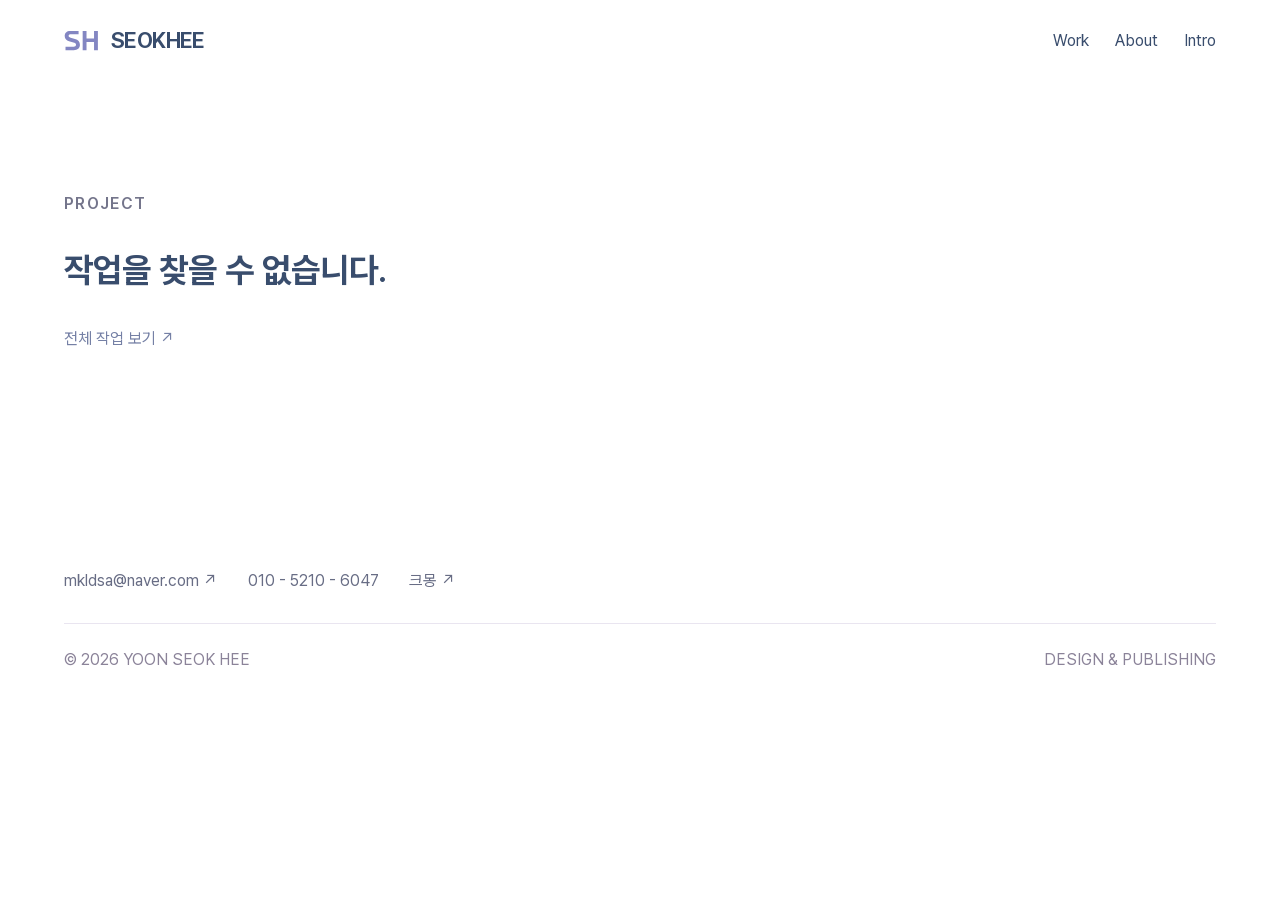
<file: project.html>
<!doctype html>
<html lang="ko"><head><meta charset="UTF-8"><meta name="viewport" content="width=device-width,initial-scale=1"><title>Project — 윤석희</title><link rel="icon" href="favicon.png"><link rel="stylesheet" href="main.css"><link rel="stylesheet" href="archive.css"><link rel="stylesheet" href="responsive.css"><link rel="stylesheet" href="archive-responsive.css">
<link rel="stylesheet" href="v34.css"><link rel="stylesheet" href="v34-responsive.css"><script src="data/projects-data.js?v=36" defer></script><script src="data/projects-extra.js?v=36" defer></script><script src="data/project-snapshot.js?v=36" defer></script><script src="data/project-registry.js?v=36" defer></script><script src="project.js?v=36" defer></script></head><body class="subpage"><div class="header-area"><header class="header wrap"><a class="logo" href="index.html#ysh-home"><svg class="signature-icon" viewBox="20 65 600 350" fill="currentColor" aria-hidden="true" focusable="false"><path d="M270 75H126C66 75 32 109 32 163C32 214 64 242 121 257L196 279C215 285 226 296 226 312C226 334 211 346 184 346H46V405H186C253 405 293 370 293 312C293 258 263 230 208 214L133 192C111 186 99 176 99 160C99 142 112 133 137 133H270V75Z"/><path d="M340 75H406V206H535V75H601V405H535V266H406V405H340V75Z"/></svg><span>SEOKHEE</span></a><nav class="nav" aria-label="주요 메뉴"><a href="index.html#ysh-works">Work</a><a href="about.html">About</a><a href="index.html">Intro</a></nav></header></div><main class="detail-page wrap" id="project-detail"></main><noscript><p class="wrap">상세 내용은 JavaScript를 켜고 확인해주세요. <a href="index.html#ysh-works">전체 작업 보기</a></p></noscript><footer class="footer wrap"><div class="footer-contact"><a href="mailto:mkldsa@naver.com">mkldsa@naver.com ↗</a><a href="tel:01052106047">010 - 5210 - 6047</a><a href="https://kmong.com/gig/608596" target="_blank" rel="noopener noreferrer">크몽 ↗</a></div><div class="footer-bottom"><span>© 2026 YOON SEOK HEE</span><span>DESIGN & PUBLISHING</span></div></footer></body></html>
</file>
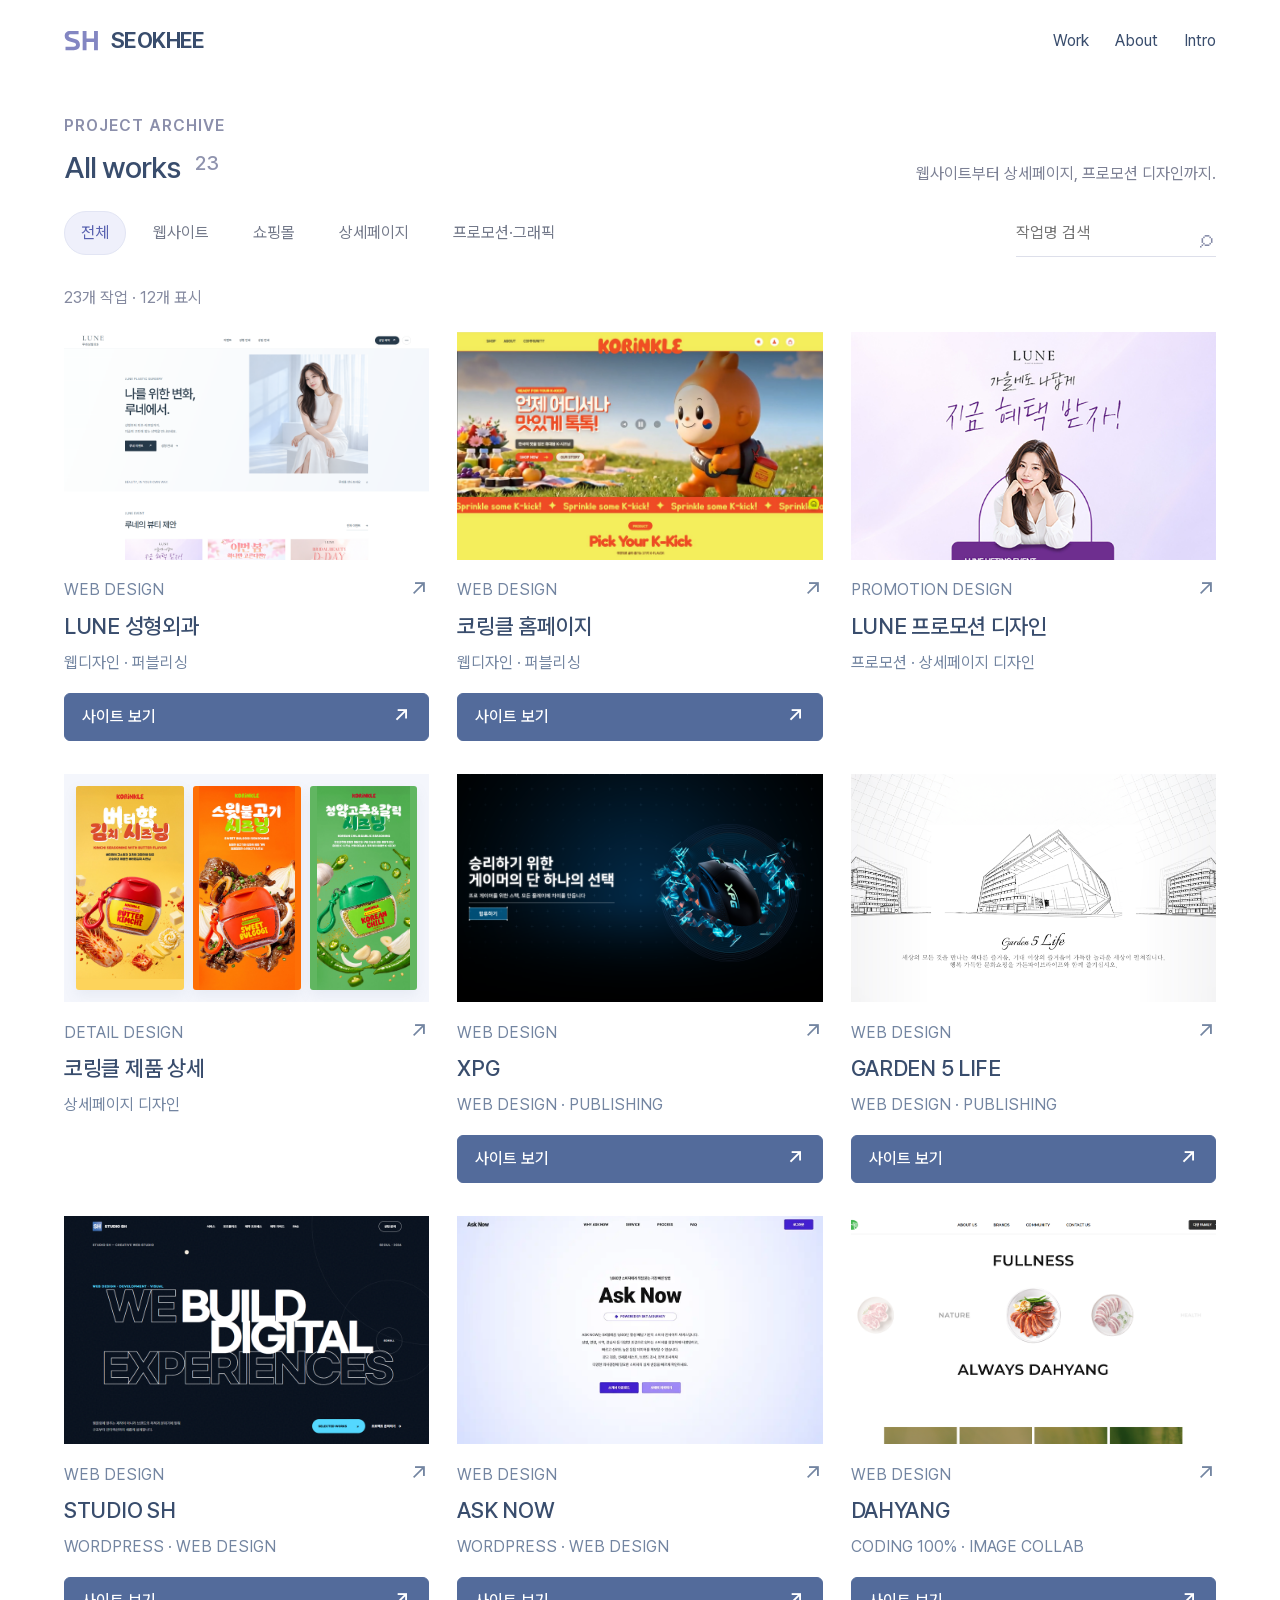
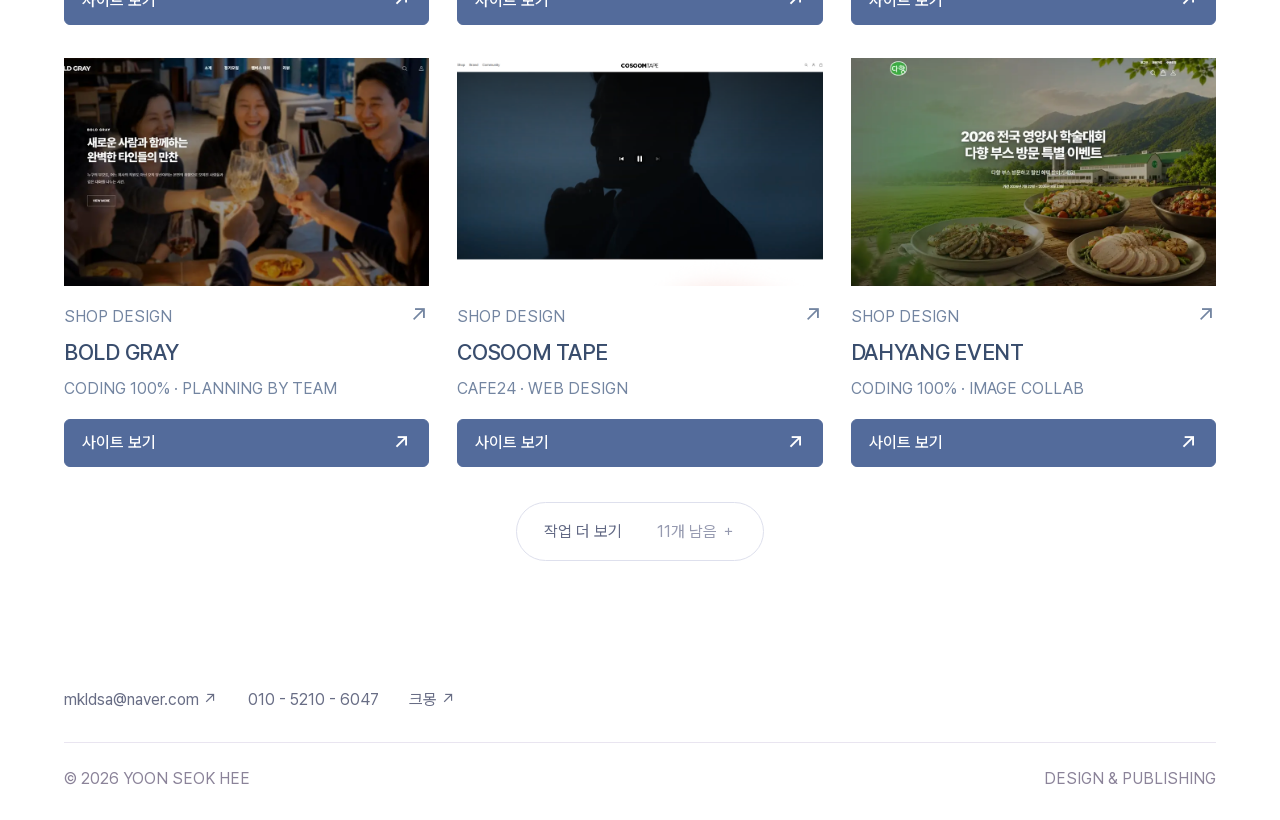
<file: projects.html>
<!doctype html>
<html lang="ko"><head><meta charset="UTF-8"><meta name="viewport" content="width=device-width,initial-scale=1"><title>All works — 윤석희</title><link rel="icon" href="favicon.png"><link rel="stylesheet" href="main.css"><link rel="stylesheet" href="archive.css"><link rel="stylesheet" href="responsive.css"><link rel="stylesheet" href="archive-responsive.css">
<link rel="stylesheet" href="v34.css"><link rel="stylesheet" href="v34-responsive.css"><script src="data/projects-data.js?v=36" defer></script><script src="data/projects-extra.js?v=36" defer></script><script src="data/project-snapshot.js?v=36" defer></script><script src="data/project-registry.js?v=36" defer></script><script src="archive.js?v=36" defer></script></head><body class="subpage"><div class="header-area"><header class="header wrap"><a class="logo" href="index.html#ysh-home"><svg class="signature-icon" viewBox="20 65 600 350" fill="currentColor" aria-hidden="true" focusable="false"><path d="M270 75H126C66 75 32 109 32 163C32 214 64 242 121 257L196 279C215 285 226 296 226 312C226 334 211 346 184 346H46V405H186C253 405 293 370 293 312C293 258 263 230 208 214L133 192C111 186 99 176 99 160C99 142 112 133 137 133H270V75Z"/><path d="M340 75H406V206H535V75H601V405H535V266H406V405H340V75Z"/></svg><span>SEOKHEE</span></a><nav class="nav" aria-label="주요 메뉴"><a href="index.html#ysh-works">Work</a><a href="about.html">About</a><a href="index.html">Intro</a></nav></header></div><main><!-- 04. FEATURED WORK / SCALABLE PROJECT ARCHIVE -->
<section class="work wrap" id="ysh-works">
<div class="section-top reveal"><h2><span class="section-index">01</span>Selected work</h2><p>디자인과 구현을 함께한 대표 작업.</p></div>
<div class="featured-grid reveal"><article class="featured-card" data-project-id="korweb"><a class="work-card-link" href="project.html?id=korweb"><div class="ysh-project-visual ysh-kor"><span class="ysh-kor-title">KORiNKLE</span><div class="ysh-kor-products"><img src="assets/previews/9291a32427980f15.webp" alt="코링클 버터향김치"><img src="assets/previews/9f8d5847f13ea126.webp" alt="코링클 스윗불고기"><img src="assets/previews/7da2495cb834eacf.webp" alt="코링클 청양고추 앤 갈릭"></div></div><div class="card-meta"><span>WEB DESIGN</span><span aria-hidden="true">↗</span></div><h3>KORiNKLE Website</h3><p class="card-role">WEB DESIGN · PUBLISHING</p></a></article><article class="featured-card" data-project-id="xpg"><a class="work-card-link" href="project.html?id=xpg"><div class="ysh-project-visual archive-image"><img src="projects/xpg/thumbnail.png" alt="XPG 웹사이트 프로젝트" loading="lazy" decoding="async"></div><div class="card-meta"><span>WEB DESIGN</span><span aria-hidden="true">↗</span></div><h3>XPG</h3><p class="card-role">WEB DESIGN · PUBLISHING</p></a></article></div>
<div class="archive-head"><div><p class="eyebrow">PROJECT ARCHIVE</p><h2>All works <span id="archive-total">23</span></h2></div><p>웹사이트부터 상세페이지, 프로모션 디자인까지.</p></div>
<div class="archive-toolbar"><div class="archive-filters" aria-label="프로젝트 분류"><button type="button" data-work-filter="all" aria-pressed="true">전체</button><button type="button" data-work-filter="web" aria-pressed="false">웹사이트</button><button type="button" data-work-filter="ecommerce" aria-pressed="false">쇼핑몰</button><button type="button" data-work-filter="detail" aria-pressed="false">상세페이지</button><button type="button" data-work-filter="graphic" aria-pressed="false">프로모션·그래픽</button></div><label class="archive-search"><span class="sr-only">프로젝트 검색</span><input id="work-search" type="search" placeholder="작업명 검색" autocomplete="off"><span aria-hidden="true">⌕</span></label></div>
<p class="archive-result" id="archive-result" aria-live="polite">전체 23개 작업</p>
<div class="archive-grid" id="work-list"><article class="work-card web-work-card" data-project-id="lune"><a class="work-card-link" href="project.html?id=lune"><div class="ysh-project-visual archive-image archive-website"><img src="projects/lune/site-preview.png" alt="LUNE 성형외과 웹사이트 화면" loading="lazy" decoding="async"></div><div class="card-meta"><span>WEB DESIGN</span><span aria-hidden="true">↗</span></div><h3>LUNE 성형외과</h3><p class="card-role">웹디자인 · 퍼블리싱</p></a><a class="site-visit card-site-link" href="projects/lune/site/index.html" target="_blank" rel="noopener noreferrer" aria-label="LUNE 성형외과 사이트 보기 (새 창)">사이트 보기 <span aria-hidden="true">↗</span></a></article><article class="work-card web-work-card" data-project-id="korweb"><a class="work-card-link" href="project.html?id=korweb"><div class="ysh-project-visual archive-image archive-website"><img src="projects/korweb/thumbnail.jpg" alt="코링클 홈페이지 웹사이트 화면" loading="lazy" decoding="async"></div><div class="card-meta"><span>WEB DESIGN</span><span aria-hidden="true">↗</span></div><h3>코링클 홈페이지</h3><p class="card-role">웹디자인 · 퍼블리싱</p></a><a class="site-visit card-site-link" href="https://koraclefood.cafe24.com/skin-skin18/" target="_blank" rel="noopener noreferrer" aria-label="코링클 홈페이지 사이트 보기 (새 창)">사이트 보기 <span aria-hidden="true">↗</span></a></article><article class="work-card" data-project-id="lune-promotions"><a class="work-card-link" href="project.html?id=lune-promotions"><div class="ysh-project-visual archive-image"><img src="projects/lune-promotions/thumbnail.jpg" alt="LUNE 가을 리프팅 프로모션 디자인" loading="lazy" decoding="async"></div><div class="card-meta"><span>PROMOTION DESIGN</span><span aria-hidden="true">↗</span></div><h3>LUNE 프로모션 디자인</h3><p class="card-role">프로모션 · 상세페이지 디자인</p></a></article><article class="work-card" data-project-id="kordetail"><a class="work-card-link" href="project.html?id=kordetail"><div class="ysh-project-visual archive-image archive-hero-previews"><div class="hero-trio detail-image-trio archive-hero-trio" role="img" aria-label="코링클 제품 상세 · 버터향김치 · 스윗불고기 · 청양고추&amp;갈릭"><figure class="hero-card"><div class="image-hero" style="--detail-art-bg:#fdd35b"><img src="projects/kordetail/hero-butter.jpg" width="1144" height="2048" alt="버터향김치 이미지형 상세페이지 메인 히어로" loading="lazy" decoding="async"></div><figcaption>버터향<wbr>김치</figcaption></figure><figure class="hero-card"><div class="image-hero" style="--detail-art-bg:#fe6f06"><img src="projects/kordetail/hero-bulgogi.jpg" width="962" height="2048" alt="스윗불고기 이미지형 상세페이지 메인 히어로" loading="lazy" decoding="async"></div><figcaption>스윗<wbr>불고기</figcaption></figure><figure class="hero-card"><div class="image-hero" style="--detail-art-bg:#61b661"><img src="projects/kordetail/hero-chili.jpg" width="926" height="2047" alt="청양고추&amp;갈릭 이미지형 상세페이지 메인 히어로" loading="lazy" decoding="async"></div><figcaption>청양고추<wbr>&amp;갈릭</figcaption></figure></div></div><div class="card-meta"><span>DETAIL DESIGN</span><span aria-hidden="true">↗</span></div><h3>코링클 제품 상세</h3><p class="card-role">상세페이지 디자인</p></a></article><article class="work-card web-work-card" data-project-id="xpg"><a class="work-card-link" href="project.html?id=xpg"><div class="ysh-project-visual archive-image archive-website"><img src="projects/xpg/thumbnail.png" alt="XPG 웹사이트 화면" loading="lazy" decoding="async"></div><div class="card-meta"><span>WEB DESIGN</span><span aria-hidden="true">↗</span></div><h3>XPG</h3><p class="card-role">WEB DESIGN · PUBLISHING</p></a><a class="site-visit card-site-link" href="https://mkldsa.github.io/xpg-www/" target="_blank" rel="noopener noreferrer" aria-label="XPG 사이트 보기 (새 창)">사이트 보기 <span aria-hidden="true">↗</span></a></article><article class="work-card web-work-card" data-project-id="garden"><a class="work-card-link" href="project.html?id=garden"><div class="ysh-project-visual archive-image archive-website"><img src="projects/garden/thumbnail.png" alt="GARDEN 5 LIFE 웹사이트 화면" loading="lazy" decoding="async"></div><div class="card-meta"><span>WEB DESIGN</span><span aria-hidden="true">↗</span></div><h3>GARDEN 5 LIFE</h3><p class="card-role">WEB DESIGN · PUBLISHING</p></a><a class="site-visit card-site-link" href="projects/garden/thumbnail.png" target="_blank" rel="noopener noreferrer" aria-label="GARDEN 5 LIFE 화면 보기 (새 창)">화면 보기 <span aria-hidden="true">↗</span></a></article><article class="work-card web-work-card" data-project-id="studio-sh"><a class="work-card-link" href="project.html?id=studio-sh"><div class="ysh-project-visual archive-image archive-website"><img src="projects/studio-sh/thumbnail.png" alt="STUDIO SH 웹사이트 화면" loading="lazy" decoding="async"></div><div class="card-meta"><span>WEB DESIGN</span><span aria-hidden="true">↗</span></div><h3>STUDIO SH</h3><p class="card-role">WORDPRESS · WEB DESIGN</p></a><a class="site-visit card-site-link" href="https://mkldsa.mycafe24.com" target="_blank" rel="noopener noreferrer" aria-label="STUDIO SH 사이트 보기 (새 창)">사이트 보기 <span aria-hidden="true">↗</span></a></article><article class="work-card web-work-card" data-project-id="asknow"><a class="work-card-link" href="project.html?id=asknow"><div class="ysh-project-visual archive-image archive-website"><img src="projects/asknow/thumbnail.png" alt="ASK NOW 웹사이트 화면" loading="lazy" decoding="async"></div><div class="card-meta"><span>WEB DESIGN</span><span aria-hidden="true">↗</span></div><h3>ASK NOW</h3><p class="card-role">WORDPRESS · WEB DESIGN</p></a><a class="site-visit card-site-link" href="https://asknow.co.kr/" target="_blank" rel="noopener noreferrer" aria-label="ASK NOW 사이트 보기 (새 창)">사이트 보기 <span aria-hidden="true">↗</span></a></article><article class="work-card web-work-card" data-project-id="dahyang-corporate"><a class="work-card-link" href="project.html?id=dahyang-corporate"><div class="ysh-project-visual archive-image archive-website"><img src="projects/dahyang-corporate/thumbnail.png" alt="DAHYANG 웹사이트 화면" loading="lazy" decoding="async"></div><div class="card-meta"><span>WEB DESIGN</span><span aria-hidden="true">↗</span></div><h3>DAHYANG</h3><p class="card-role">CODING 100% · IMAGE COLLAB</p></a><a class="site-visit card-site-link" href="https://dahyang.kr" target="_blank" rel="noopener noreferrer" aria-label="DAHYANG 사이트 보기 (새 창)">사이트 보기 <span aria-hidden="true">↗</span></a></article><article class="work-card web-work-card" data-project-id="bold-gray"><a class="work-card-link" href="project.html?id=bold-gray"><div class="ysh-project-visual archive-image archive-website"><img src="projects/bold-gray/thumbnail.png" alt="BOLD GRAY 웹사이트 화면" loading="lazy" decoding="async"></div><div class="card-meta"><span>SHOP DESIGN</span><span aria-hidden="true">↗</span></div><h3>BOLD GRAY</h3><p class="card-role">CODING 100% · PLANNING BY TEAM</p></a><a class="site-visit card-site-link" href="http://mkldsa70.cafe24.com" target="_blank" rel="noopener noreferrer" aria-label="BOLD GRAY 사이트 보기 (새 창)">사이트 보기 <span aria-hidden="true">↗</span></a></article><article class="work-card web-work-card" data-project-id="cosoom"><a class="work-card-link" href="project.html?id=cosoom"><div class="ysh-project-visual archive-image archive-website"><img src="projects/cosoom/thumbnail.png" alt="COSOOM TAPE 웹사이트 화면" loading="lazy" decoding="async"></div><div class="card-meta"><span>SHOP DESIGN</span><span aria-hidden="true">↗</span></div><h3>COSOOM TAPE</h3><p class="card-role">CAFE24 · WEB DESIGN</p></a><a class="site-visit card-site-link" href="https://cosoom.co.kr/" target="_blank" rel="noopener noreferrer" aria-label="COSOOM TAPE 사이트 보기 (새 창)">사이트 보기 <span aria-hidden="true">↗</span></a></article><article class="work-card web-work-card" data-project-id="dahyang-event"><a class="work-card-link" href="project.html?id=dahyang-event"><div class="ysh-project-visual archive-image archive-website"><img src="projects/dahyang-event/thumbnail.png" alt="DAHYANG EVENT 웹사이트 화면" loading="lazy" decoding="async"></div><div class="card-meta"><span>SHOP DESIGN</span><span aria-hidden="true">↗</span></div><h3>DAHYANG EVENT</h3><p class="card-role">CODING 100% · IMAGE COLLAB</p></a><a class="site-visit card-site-link" href="https://dahyangmall02.cafe24.com" target="_blank" rel="noopener noreferrer" aria-label="DAHYANG EVENT 사이트 보기 (새 창)">사이트 보기 <span aria-hidden="true">↗</span></a></article><article class="work-card web-work-card" data-project-id="bulkinny"><a class="work-card-link" href="project.html?id=bulkinny"><div class="ysh-project-visual archive-image archive-website"><img src="projects/bulkinny/thumbnail.png" alt="BULKINNY 웹사이트 화면" loading="lazy" decoding="async"></div><div class="card-meta"><span>SHOP DESIGN</span><span aria-hidden="true">↗</span></div><h3>BULKINNY</h3><p class="card-role">CODING 100% · IMAGE COLLAB</p></a><a class="site-visit card-site-link" href="https://bulkinny.com/" target="_blank" rel="noopener noreferrer" aria-label="BULKINNY 사이트 보기 (새 창)">사이트 보기 <span aria-hidden="true">↗</span></a></article><article class="work-card" data-project-id="doubleheart-set-promotion"><a class="work-card-link" href="project.html?id=doubleheart-set-promotion"><div class="ysh-project-visual archive-image"><img src="projects/doubleheart-set-promotion/thumbnail.png" alt="더블하트 세트 특가전 프로모션 디자인" loading="lazy" decoding="async"></div><div class="card-meta"><span>GRAPHIC DESIGN</span><span aria-hidden="true">↗</span></div><h3>DOUBLEHEART SET PROMOTION</h3><p class="card-role">PROMOTION · GRAPHIC DESIGN</p></a></article><article class="work-card" data-project-id="doubleheart-set-promotion2"><a class="work-card-link" href="project.html?id=doubleheart-set-promotion2"><div class="ysh-project-visual archive-image"><img src="projects/doubleheart-set-promotion2/thumbnail.png" alt="더블하트 세트 특가전 프로모션 디자인" loading="lazy" decoding="async"></div><div class="card-meta"><span>GRAPHIC DESIGN</span><span aria-hidden="true">↗</span></div><h3>DOUBLEHEART SET PROMOTION</h3><p class="card-role">PROMOTION · GRAPHIC DESIGN</p></a></article><article class="work-card" data-project-id="weekend-sale"><a class="work-card-link" href="project.html?id=weekend-sale"><div class="ysh-project-visual archive-image"><img src="projects/weekend-sale/thumbnail.png" alt="주말 반값 특가 프로모션" loading="lazy" decoding="async"></div><div class="card-meta"><span>GRAPHIC DESIGN</span><span aria-hidden="true">↗</span></div><h3>WEEKEND SALE</h3><p class="card-role">PROMOTION · MOBILE EVENT DESIGN</p></a></article><article class="work-card" data-project-id="halloween-sale"><a class="work-card-link" href="project.html?id=halloween-sale"><div class="ysh-project-visual archive-image"><img src="projects/halloween-sale/thumbnail.png" alt="할로윈 세일 페스타 프로모션" loading="lazy" decoding="async"></div><div class="card-meta"><span>GRAPHIC DESIGN</span><span aria-hidden="true">↗</span></div><h3>HALLOWEEN SALE</h3><p class="card-role">PROMOTION · MOBILE EVENT DESIGN</p></a></article><article class="work-card" data-project-id="holiday-sale"><a class="work-card-link" href="project.html?id=holiday-sale"><div class="ysh-project-visual archive-image"><img src="projects/holiday-sale/thumbnail.png" alt="홀리데이 세일 프로모션" loading="lazy" decoding="async"></div><div class="card-meta"><span>GRAPHIC DESIGN</span><span aria-hidden="true">↗</span></div><h3>HOLIDAY SALE</h3><p class="card-role">PROMOTION · MOBILE EVENT DESIGN</p></a></article><article class="work-card" data-project-id="weekend-sale2"><a class="work-card-link" href="project.html?id=weekend-sale2"><div class="ysh-project-visual archive-image"><img src="projects/weekend-sale2/thumbnail.png" alt="주말 특가 프로모션" loading="lazy" decoding="async"></div><div class="card-meta"><span>GRAPHIC DESIGN</span><span aria-hidden="true">↗</span></div><h3>WEEKEND SALE 02</h3><p class="card-role">PROMOTION · MOBILE EVENT DESIGN</p></a></article><article class="work-card" data-project-id="oh-my-body-bar"><a class="work-card-link" href="project.html?id=oh-my-body-bar"><div class="ysh-project-visual archive-image"><img src="projects/oh-my-body-bar/thumbnail.png" alt="위시포뮬라 오마이바디바 제품 상세페이지 디자인" loading="lazy" decoding="async"></div><div class="card-meta"><span>DETAIL PAGE</span><span aria-hidden="true">↗</span></div><h3>OH MY BODY BAR</h3><p class="card-role">ALL DESIGN WORK 100%</p></a></article><article class="work-card" data-project-id="recruit-detail-page"><a class="work-card-link" href="project.html?id=recruit-detail-page"><div class="ysh-project-visual archive-image"><img src="projects/recruit-detail-page/thumbnail.png" alt="채용 홍보 상세페이지 디자인" loading="lazy" decoding="async"></div><div class="card-meta"><span>DETAIL PAGE</span><span aria-hidden="true">↗</span></div><h3>RECRUIT DETAIL PAGE</h3><p class="card-role">ALL DESIGN WORK 100%</p></a></article><article class="work-card" data-project-id="COX-CH48"><a class="work-card-link" href="project.html?id=COX-CH48"><div class="ysh-project-visual archive-image"><img src="projects/COX-CH48/thumbnail.png" alt="COX CH48 게이밍 헤드셋 상세페이지 디자인" loading="lazy" decoding="async"></div><div class="card-meta"><span>DETAIL PAGE</span><span aria-hidden="true">↗</span></div><h3>COX CH48</h3><p class="card-role">ALL DESIGN WORK 100%</p></a></article><article class="work-card" data-project-id="moodmory-ez-flex-film"><a class="work-card-link" href="project.html?id=moodmory-ez-flex-film"><div class="ysh-project-visual archive-image"><img src="projects/moodmory-ez-flex-film/thumbnail.png" alt="MOODMORY 이지 플렉스 프로텍션 필름 상세페이지 디자인" loading="lazy" decoding="async"></div><div class="card-meta"><span>DETAIL PAGE</span><span aria-hidden="true">↗</span></div><h3>MOODMORY EZ FLEX FILM</h3><p class="card-role">ALL DESIGN WORK 100%</p></a></article></div>
<p class="archive-empty" id="archive-empty" hidden>조건에 맞는 작업이 없습니다.</p>
<div class="archive-more"><button type="button" id="load-more" hidden>작업 더 보기 <span aria-hidden="true">＋</span></button></div>
</section>

</main><footer class="footer wrap"><div class="footer-contact"><a href="mailto:mkldsa@naver.com">mkldsa@naver.com ↗</a><a href="tel:01052106047">010 - 5210 - 6047</a><a href="https://kmong.com/gig/608596" target="_blank" rel="noopener noreferrer">크몽 ↗</a></div><div class="footer-bottom"><span>© 2026 YOON SEOK HEE</span><span>DESIGN & PUBLISHING</span></div></footer></body></html>
</file>
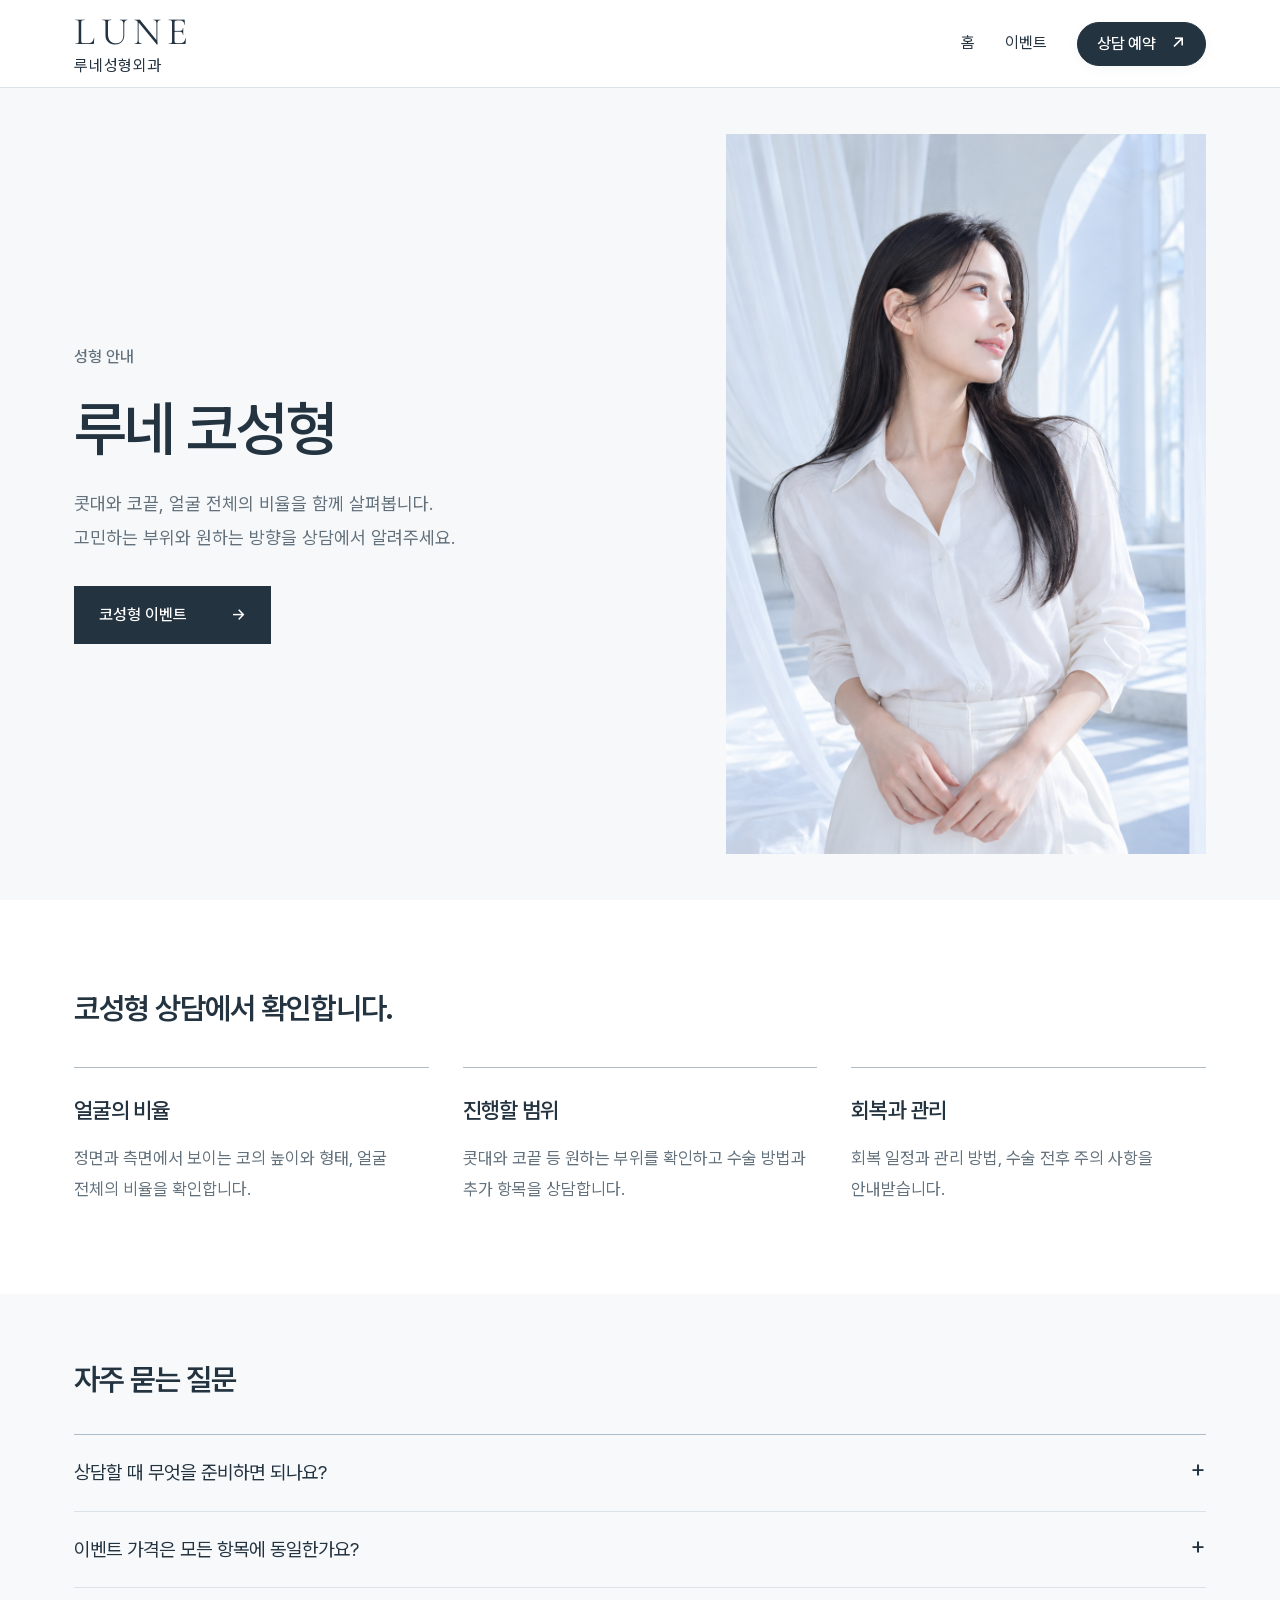
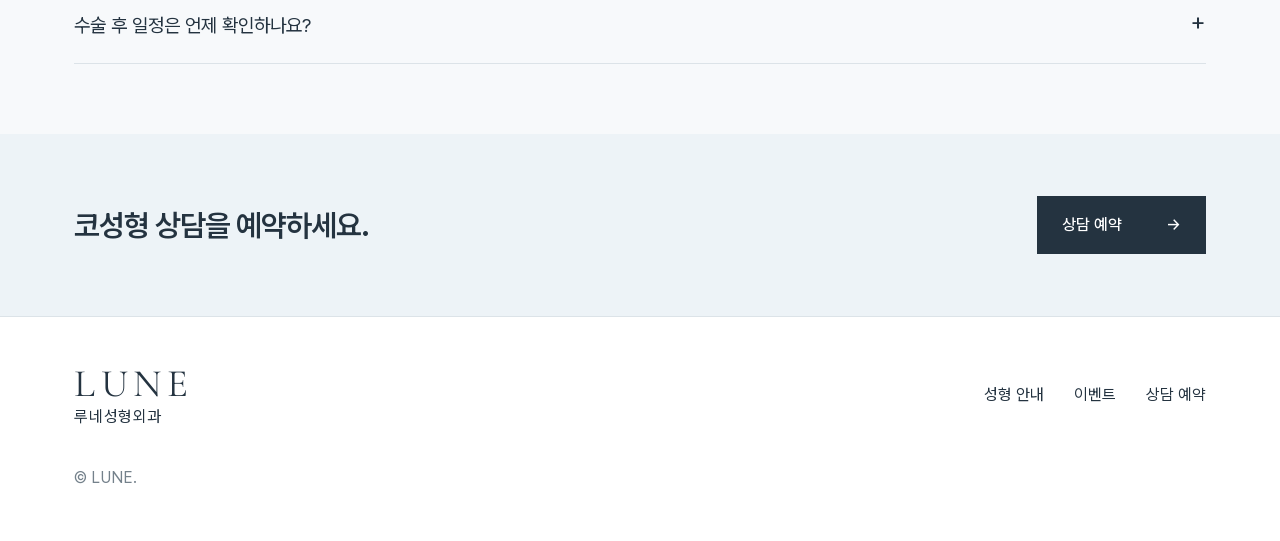
<file: projects/lune/site/detail-rhinoplasty.html>
<!doctype html><html lang="ko"><head><meta charset="utf-8"><meta name="viewport" content="width=device-width,initial-scale=1"><title>LUNE | 코성형 안내</title><link rel="stylesheet" href="css/fonts.css"><link rel="stylesheet" href="css/home.css"><link rel="stylesheet" href="css/subpage.css"><link rel="stylesheet" href="css/home_responsive.css"><link rel="stylesheet" href="css/responsive.css"><link rel="icon" type="image/svg+xml" href="assets/brand/favicon.svg"><link rel="icon" href="favicon.ico" sizes="any"><link rel="apple-touch-icon" href="assets/brand/apple-touch-icon.png"></head><body><a class="skip-link" href="#main">본문으로 이동</a><header class="sub-header"><a class="brand" href="index.html" aria-label="루네성형외과 홈"><strong>LUNE</strong><span>루네성형외과</span></a><nav aria-label="페이지 메뉴"><a href="index.html">홈</a><a href="events.html">이벤트</a><button data-open-consult>상담 예약</button></nav></header><main id="main"><section class="procedure-hero refreshed-photo"><div><p class="eyebrow">성형 안내</p><h1>루네 코성형</h1><p>콧대와 코끝, 얼굴 전체의 비율을 함께 살펴봅니다.<br>고민하는 부위와 원하는 방향을 상담에서 알려주세요.</p><a class="filled-btn" href="event-spring.html">코성형 이벤트 <span>→</span></a></div><img src="assets/images/campaign-v15-nose.png" width="1024" height="1536" alt="자연광 속에서 측면을 보여주는 코성형 안내 모델"></section>
<section class="sub-section"><h2>코성형 상담에서 확인합니다.</h2><div class="feature-grid"><article><h3>얼굴의 비율</h3><p>정면과 측면에서 보이는 코의 높이와 형태, 얼굴 전체의 비율을 확인합니다.</p></article><article><h3>진행할 범위</h3><p>콧대와 코끝 등 원하는 부위를 확인하고 수술 방법과 추가 항목을 상담합니다.</p></article><article><h3>회복과 관리</h3><p>회복 일정과 관리 방법, 수술 전후 주의 사항을 안내받습니다.</p></article></div></section>
<section class="sub-section faq-section"><h2>자주 묻는 질문</h2><div class="faq-list"><details><summary>상담할 때 무엇을 준비하면 되나요?</summary><p>고민하는 부위와 원하는 방향을 정리해 주세요. 이전 수술 이력이 있다면 상담 시 함께 알려주세요.</p></details><details><summary>이벤트 가격은 모든 항목에 동일한가요?</summary><p>수술 방법과 추가 항목에 따라 달라질 수 있습니다. 적용 범위와 최종 금액은 상담에서 확인합니다.</p></details><details><summary>수술 후 일정은 언제 확인하나요?</summary><p>회복과 경과 확인 일정은 개인 상태와 진행 항목에 따라 다릅니다. 수술 전 상담에서 관리 안내와 함께 확인합니다.</p></details></div></section>
<section class="sub-cta"><h2>코성형 상담을 예약하세요.</h2><button class="filled-btn" data-treatment="코성형" data-open-consult>상담 예약 <span>→</span></button></section></main><footer class="site-footer"><a class="brand" href="index.html" aria-label="루네성형외과 홈"><strong>LUNE</strong><span>루네성형외과</span></a><div class="footer-links"><a href="index.html#signature">성형 안내</a><a href="events.html">이벤트</a><button data-open-consult>상담 예약</button></div><p>© LUNE.</p></footer><dialog class="consult-modal" id="consultModal" aria-labelledby="consultTitle" aria-describedby="consultDescription"><button class="modal-close" id="modalClose" aria-label="상담창 닫기">×</button><h2 id="consultTitle">상담 예약</h2><p class="modal-desc" id="consultDescription">관심 있는 항목을 선택해 주세요.</p><form id="consultForm"><label><span>이름</span><input name="name" autocomplete="name" required placeholder="이름"></label><label><span>연락처</span><input name="phone" type="tel" autocomplete="tel" required placeholder="010-0000-0000"></label><label><span>관심 항목</span><select name="treatment"><option>코성형</option><option>눈성형</option><option>윤곽성형</option><option>리프팅</option><option>봄 이벤트</option><option>웨딩 케어</option></select></label><button class="filled-btn" type="submit">상담 신청 <span>→</span></button></form><div class="form-success" id="formSuccess"><strong>입력 내용을 확인했습니다.</strong></div></dialog><script src="js/main.js"></script></body></html>
</file>
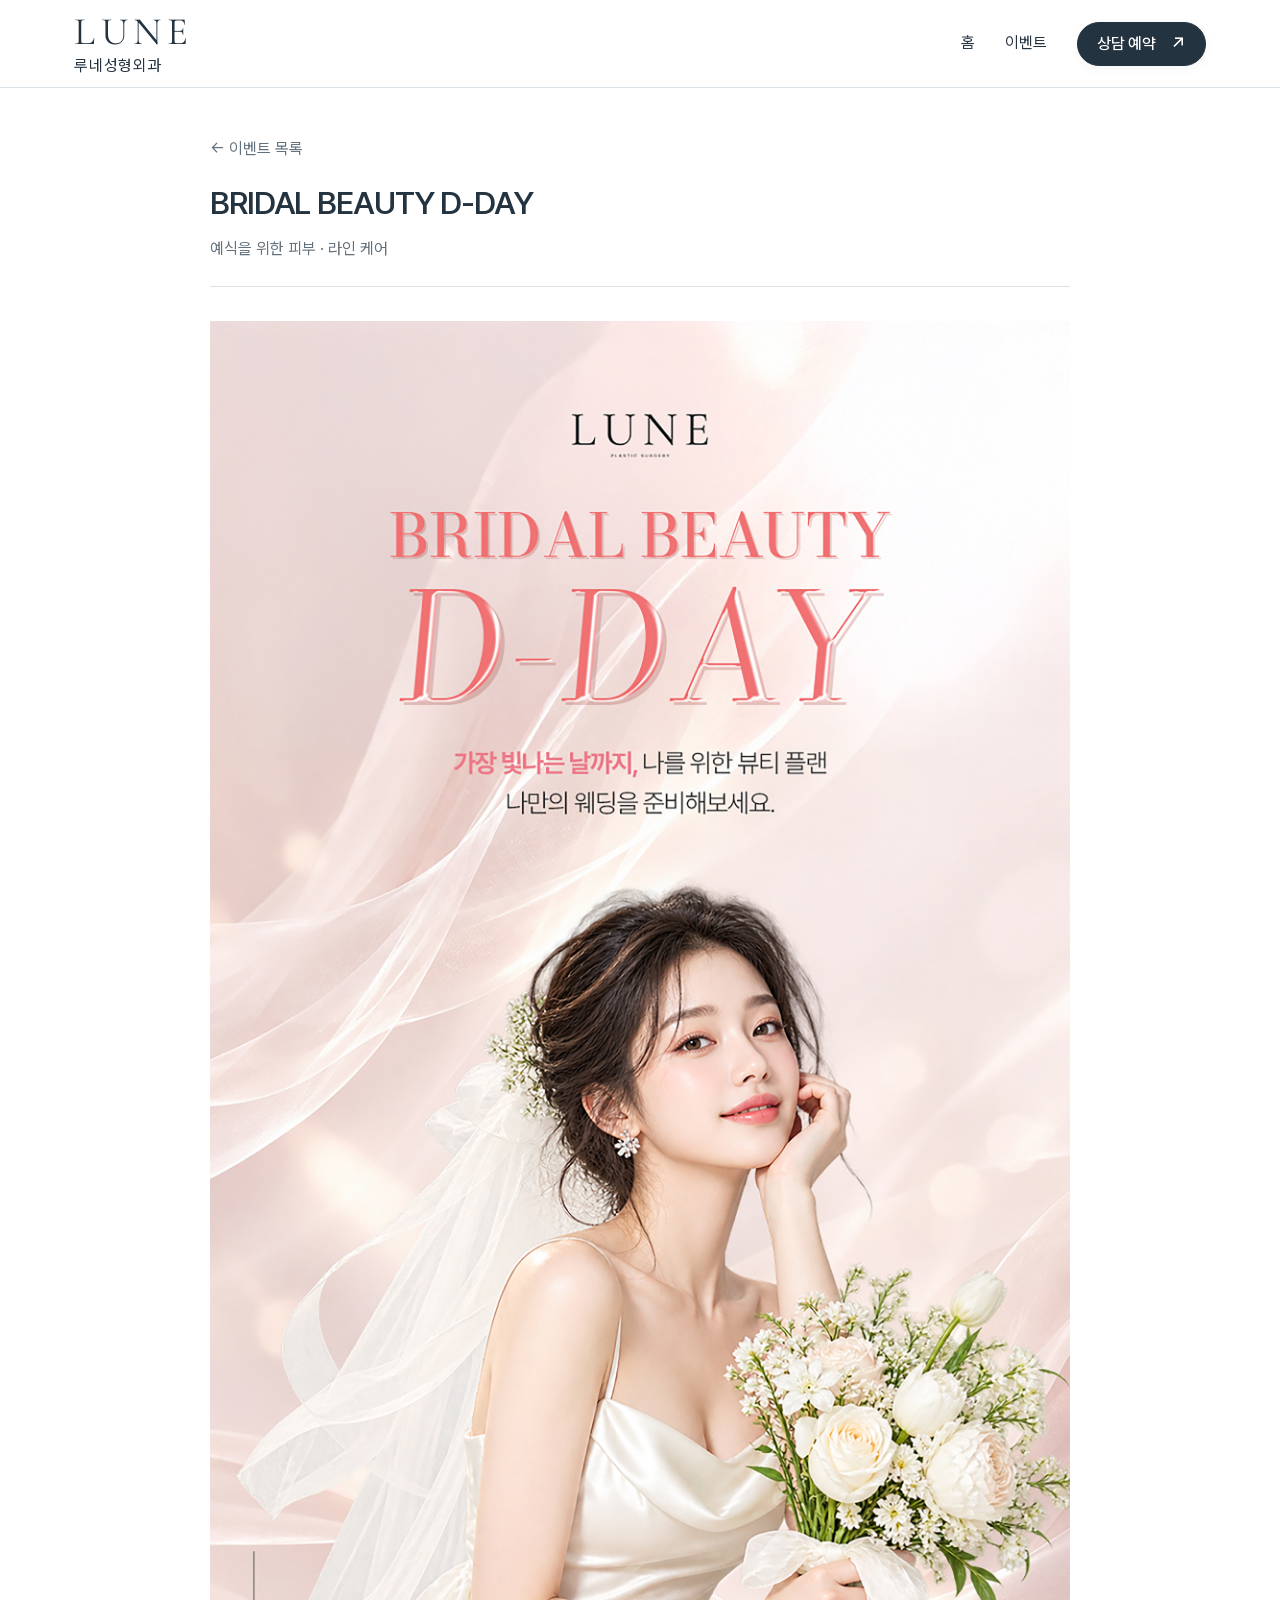
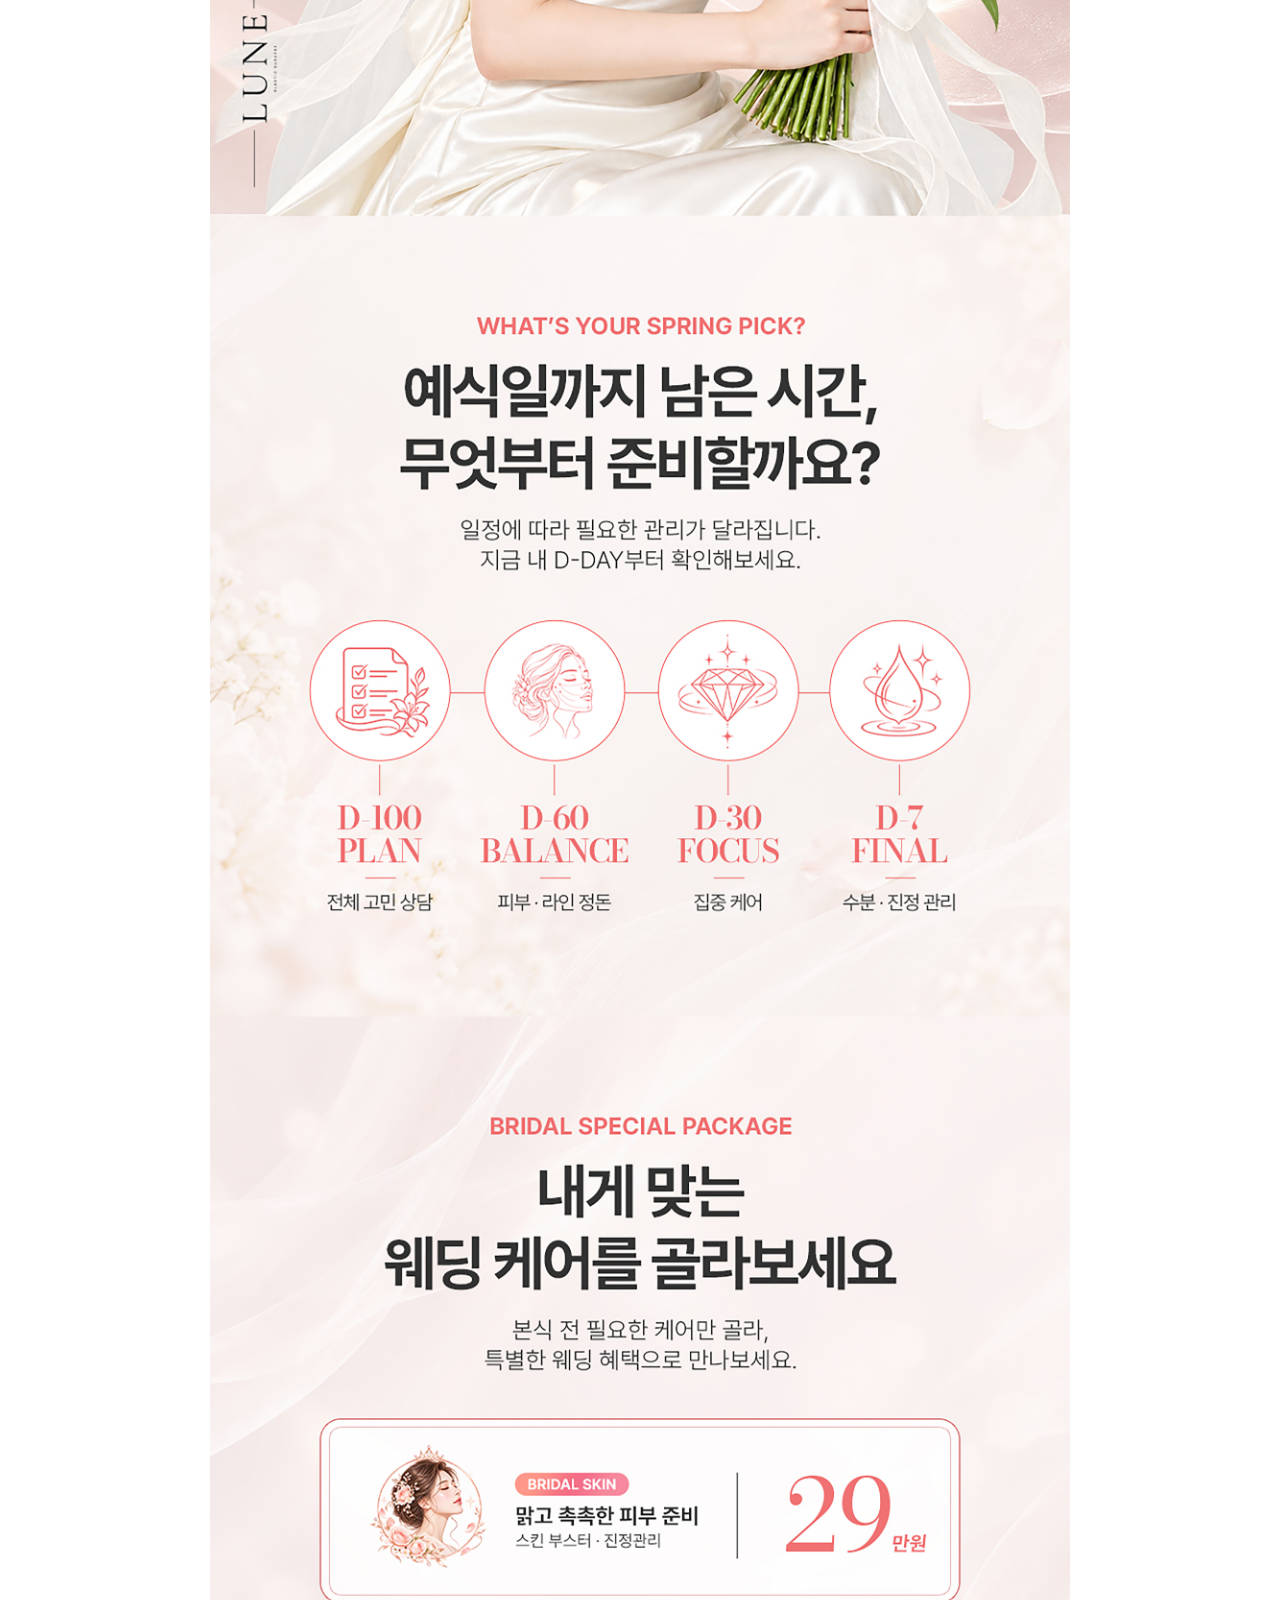
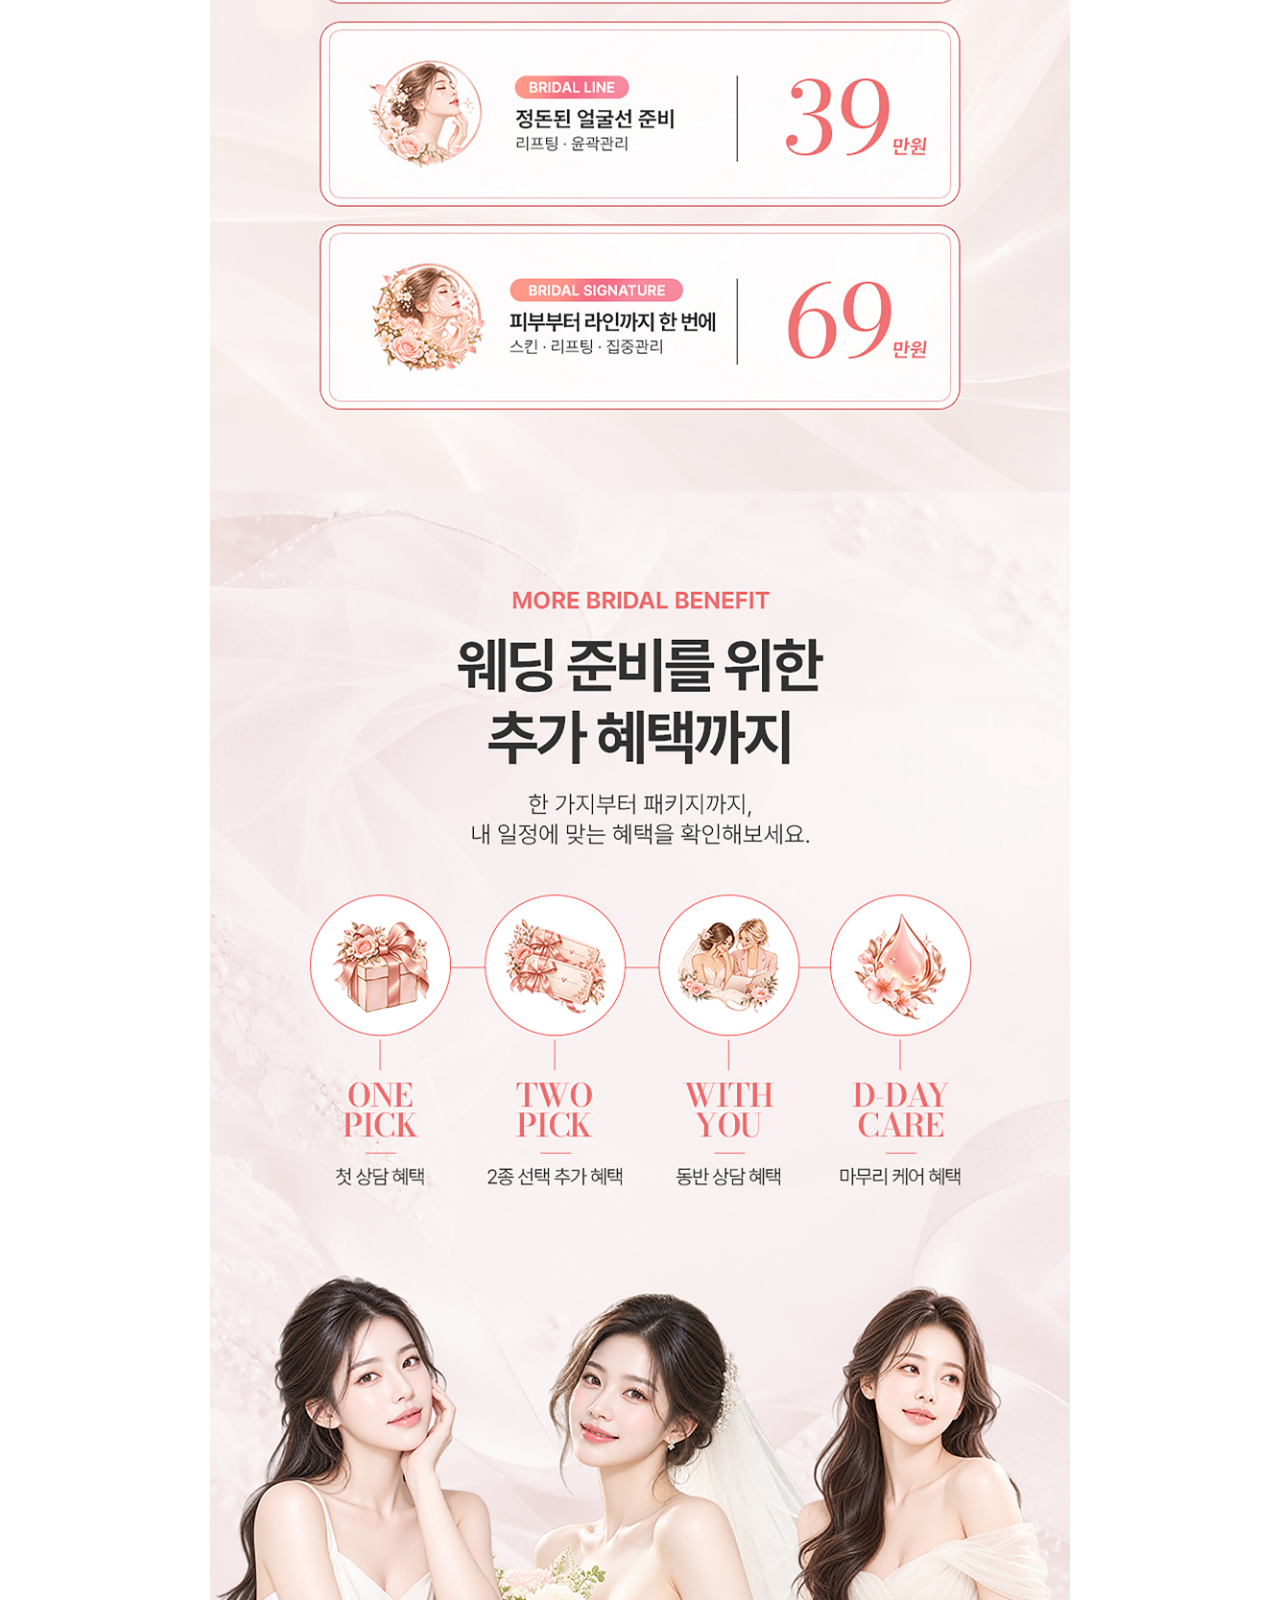
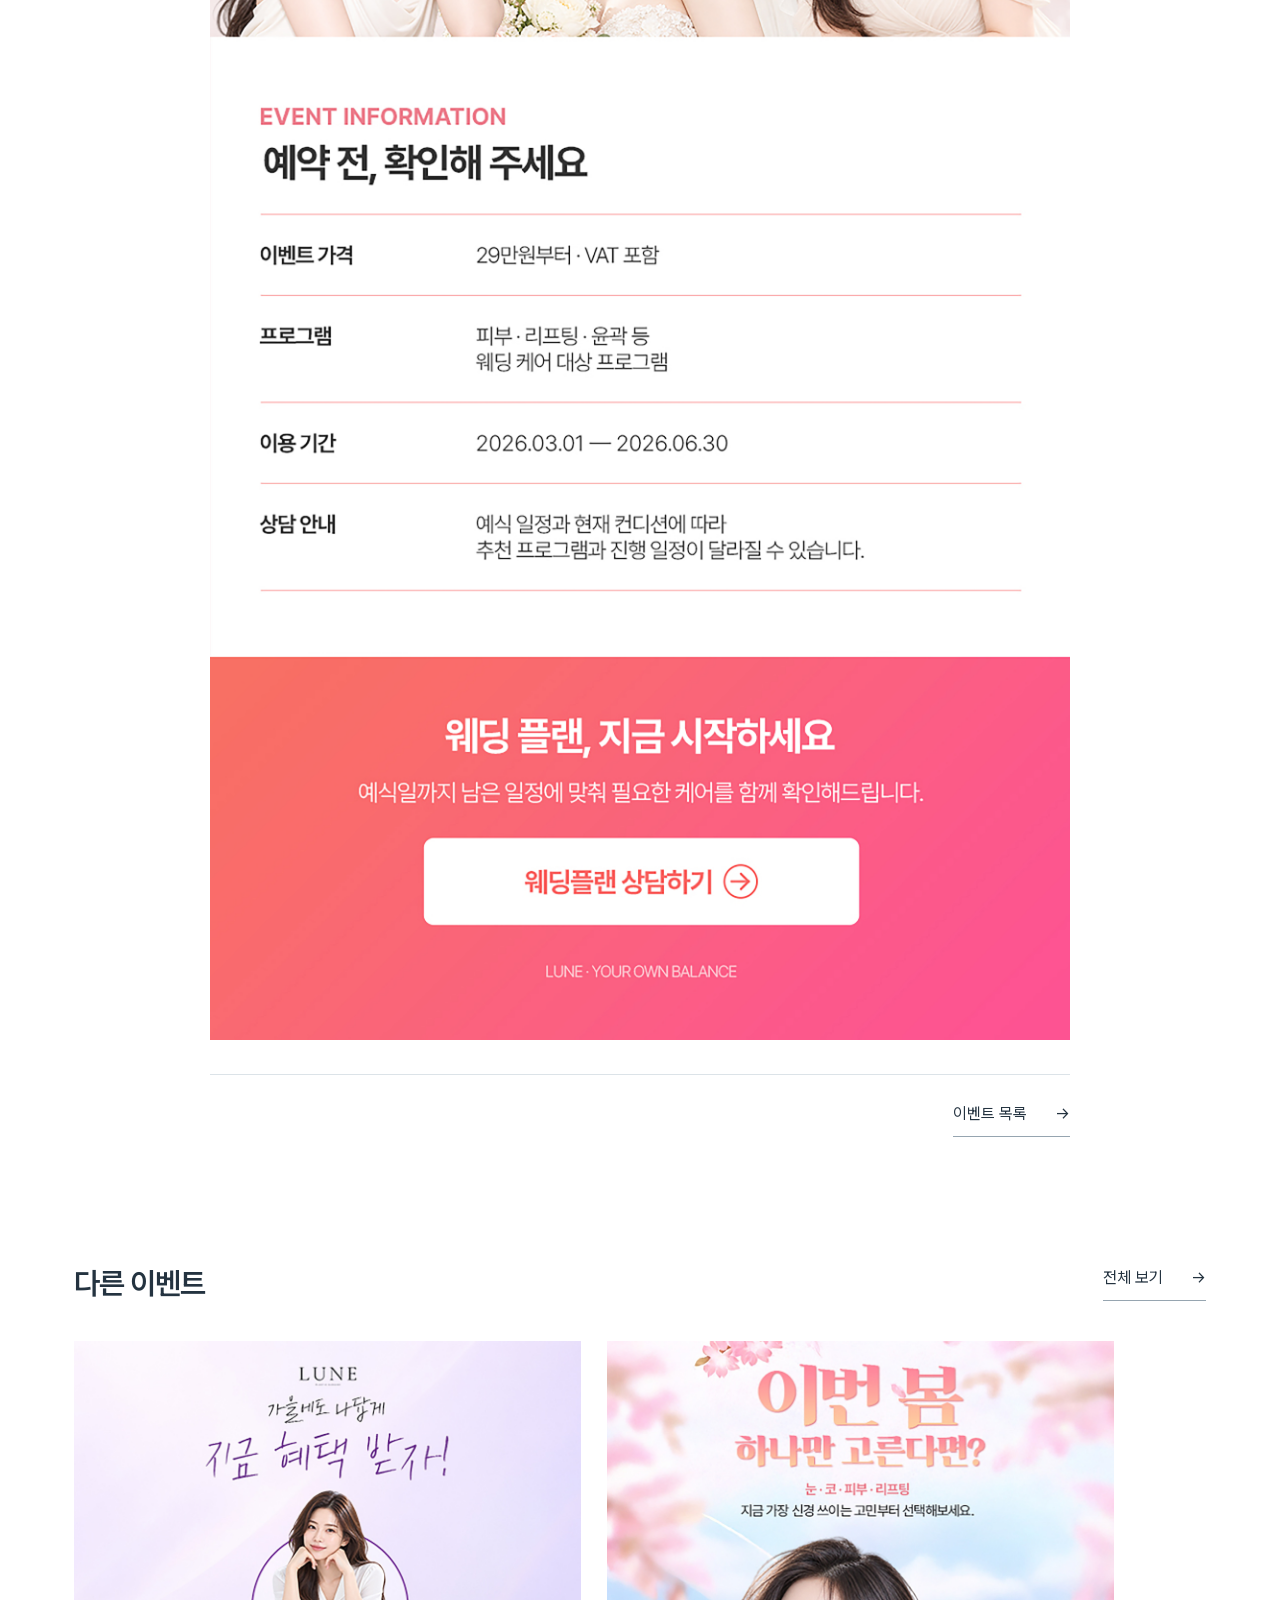
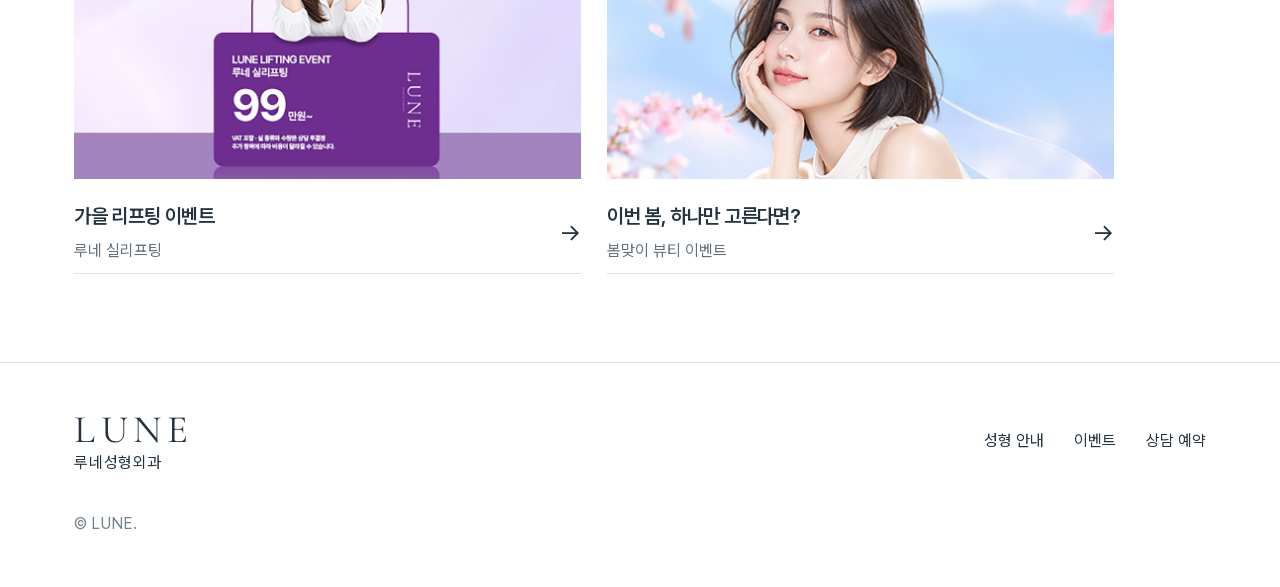
<file: projects/lune/site/event-bridal.html>
<!doctype html><html lang="ko"><head><meta charset="utf-8"><meta name="viewport" content="width=device-width,initial-scale=1"><title>LUNE | BRIDAL BEAUTY D-DAY</title><link rel="stylesheet" href="css/fonts.css"><link rel="stylesheet" href="css/home.css"><link rel="stylesheet" href="css/subpage.css"><link rel="stylesheet" href="css/home_responsive.css"><link rel="stylesheet" href="css/responsive.css"><link rel="icon" type="image/svg+xml" href="assets/brand/favicon.svg"><link rel="icon" href="favicon.ico" sizes="any"><link rel="apple-touch-icon" href="assets/brand/apple-touch-icon.png"></head><body><a class="skip-link" href="#main">본문으로 이동</a><header class="sub-header"><a class="brand" href="index.html" aria-label="루네성형외과 홈"><strong>LUNE</strong><span>루네성형외과</span></a><nav aria-label="페이지 메뉴"><a href="index.html">홈</a><a href="events.html">이벤트</a><button data-open-consult>상담 예약</button></nav></header><main id="main"><!-- 01. 전달된 프로모션 상세 원본 / PC 860px, 모바일 100% -->
<article class="promotion-page"><header class="promotion-page-heading"><a class="promotion-back" href="events.html">← 이벤트 목록</a><h1>BRIDAL BEAUTY D-DAY</h1><p>예식을 위한 피부 · 라인 케어</p></header>
<div class="promotion-image-stage" style="--cta-left:24.8953%;--cta-top:96.3422%;--cta-width:50.5442%;--cta-height:1.5658%"><img class="promotion-detail-image" src="assets/images/promotion-bridal-hq.jpg" width="3583" height="22992" alt="BRIDAL BEAUTY D-DAY 상세 프로모션" aria-describedby="promotionDescription" fetchpriority="high"><button class="promotion-image-consult" data-open-consult data-treatment="웨딩 케어" aria-label="BRIDAL BEAUTY D-DAY 상담하기"></button></div>
<!-- 02. 이미지 내용의 접근성 대체 설명 -->
<div class="sr-only" id="promotionDescription"><h2>BRIDAL BEAUTY D-DAY 안내</h2><p>BRIDAL BEAUTY D-DAY. 가장 빛나는 날까지, 나를 위한 뷰티 플랜. 나만의 웨딩을 준비해 보세요. 예식일까지 남은 시간에 맞춰 D-100 PLAN, D-60 BALANCE, D-30 FOCUS, D-7 FINAL로 상담과 피부 및 라인 케어 일정을 계획합니다. 맑고 촉촉한 피부 준비, 정돈된 얼굴선 준비, 피부부터 라인까지 한 번에 준비하는 웨딩 패키지를 안내합니다. ONE PICK 첫 상담 혜택, TWO PICK 2종 선택 추가 혜택, WITH YOU 동반 상담 혜택, D-DAY CARE 마무리 케어 혜택을 안내합니다. 구체적인 가격, 기간과 프로그램 구성은 이미지 하단의 이벤트 안내를 확인해 주세요.</p></div>
<nav class="promotion-page-bottom" aria-label="이벤트 이동"><a class="line-link" href="events.html">이벤트 목록 <span>→</span></a></nav></article>
<!-- 03. 다른 프로모션 -->
<section class="sub-section other-events"><div class="section-heading"><h2>다른 이벤트</h2><a class="line-link" href="events.html">전체 보기 <span>→</span></a></div><div class="event-grid"><a class="event-card uploaded-promotion reveal" href="event-lifting.html" data-category="리프팅"><div class="event-art event-art-uploaded"><div class="promotion-thumb-stage"><img src="assets/images/promotion-lifting-thumbnail.jpg" alt="가을 리프팅 이벤트 썸네일" width="2048" height="1770" loading="lazy"></div></div><div class="event-card-meta"><div><h3>가을 리프팅 이벤트</h3><p>루네 실리프팅</p></div><span aria-hidden="true">→</span></div></a><a class="event-card uploaded-promotion reveal" href="event-spring.html" data-category="시즌 이벤트"><div class="event-art event-art-uploaded"><div class="promotion-thumb-stage"><img src="assets/images/promotion-spring-thumbnail.jpg" alt="이번 봄, 하나만 고른다면? 썸네일" width="2048" height="1770" loading="lazy"></div></div><div class="event-card-meta"><div><h3>이번 봄, 하나만 고른다면?</h3><p>봄맞이 뷰티 이벤트</p></div><span aria-hidden="true">→</span></div></a></div></section></main><footer class="site-footer"><a class="brand" href="index.html" aria-label="루네성형외과 홈"><strong>LUNE</strong><span>루네성형외과</span></a><div class="footer-links"><a href="index.html#signature">성형 안내</a><a href="events.html">이벤트</a><button data-open-consult>상담 예약</button></div><p>© LUNE.</p></footer><dialog class="consult-modal" id="consultModal" aria-labelledby="consultTitle" aria-describedby="consultDescription"><button class="modal-close" id="modalClose" aria-label="상담창 닫기">×</button><h2 id="consultTitle">상담 예약</h2><p class="modal-desc" id="consultDescription">관심 있는 항목을 선택해 주세요.</p><form id="consultForm"><label><span>이름</span><input name="name" autocomplete="name" required placeholder="이름"></label><label><span>연락처</span><input name="phone" type="tel" autocomplete="tel" required placeholder="010-0000-0000"></label><label><span>관심 항목</span><select name="treatment"><option>코성형</option><option>눈성형</option><option>윤곽성형</option><option>리프팅</option><option>봄 이벤트</option><option>웨딩 케어</option></select></label><button class="filled-btn" type="submit">상담 신청 <span>→</span></button></form><div class="form-success" id="formSuccess"><strong>입력 내용을 확인했습니다.</strong></div></dialog><script src="js/main.js"></script></body></html>
</file>
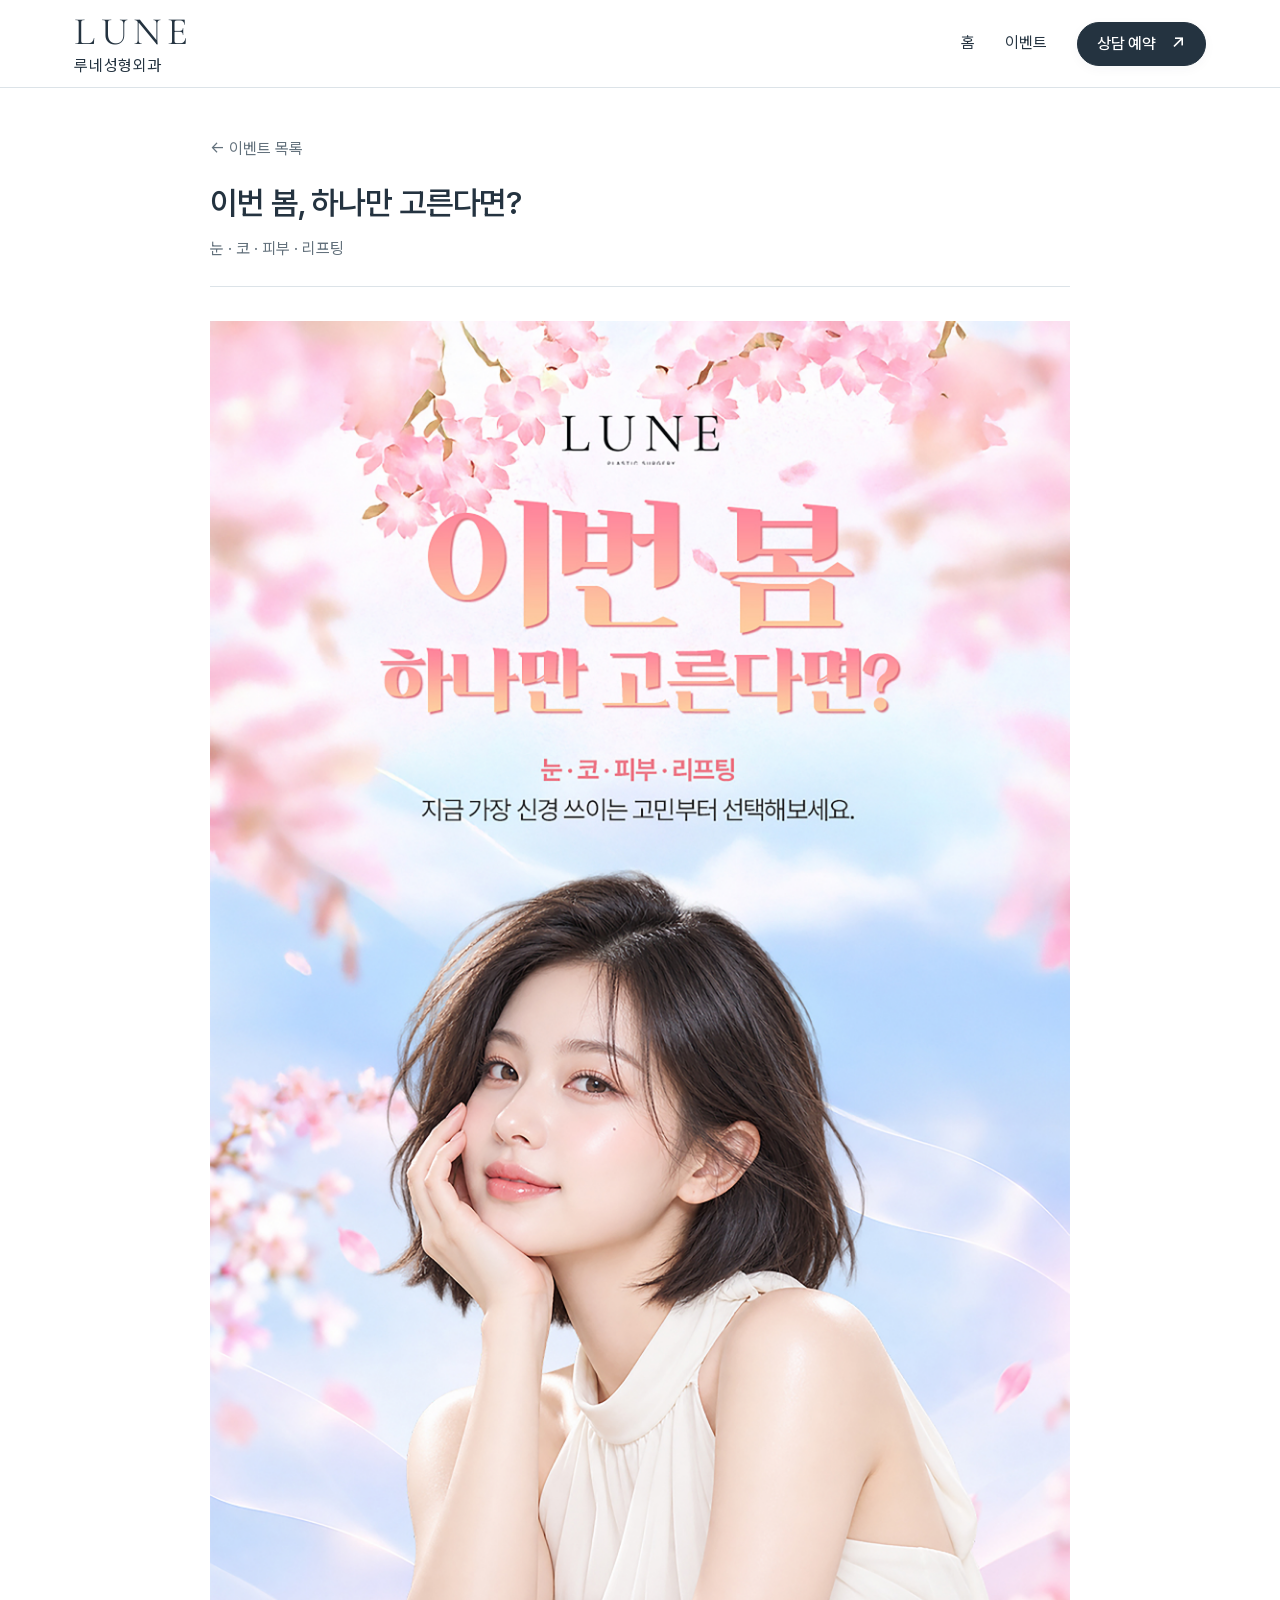
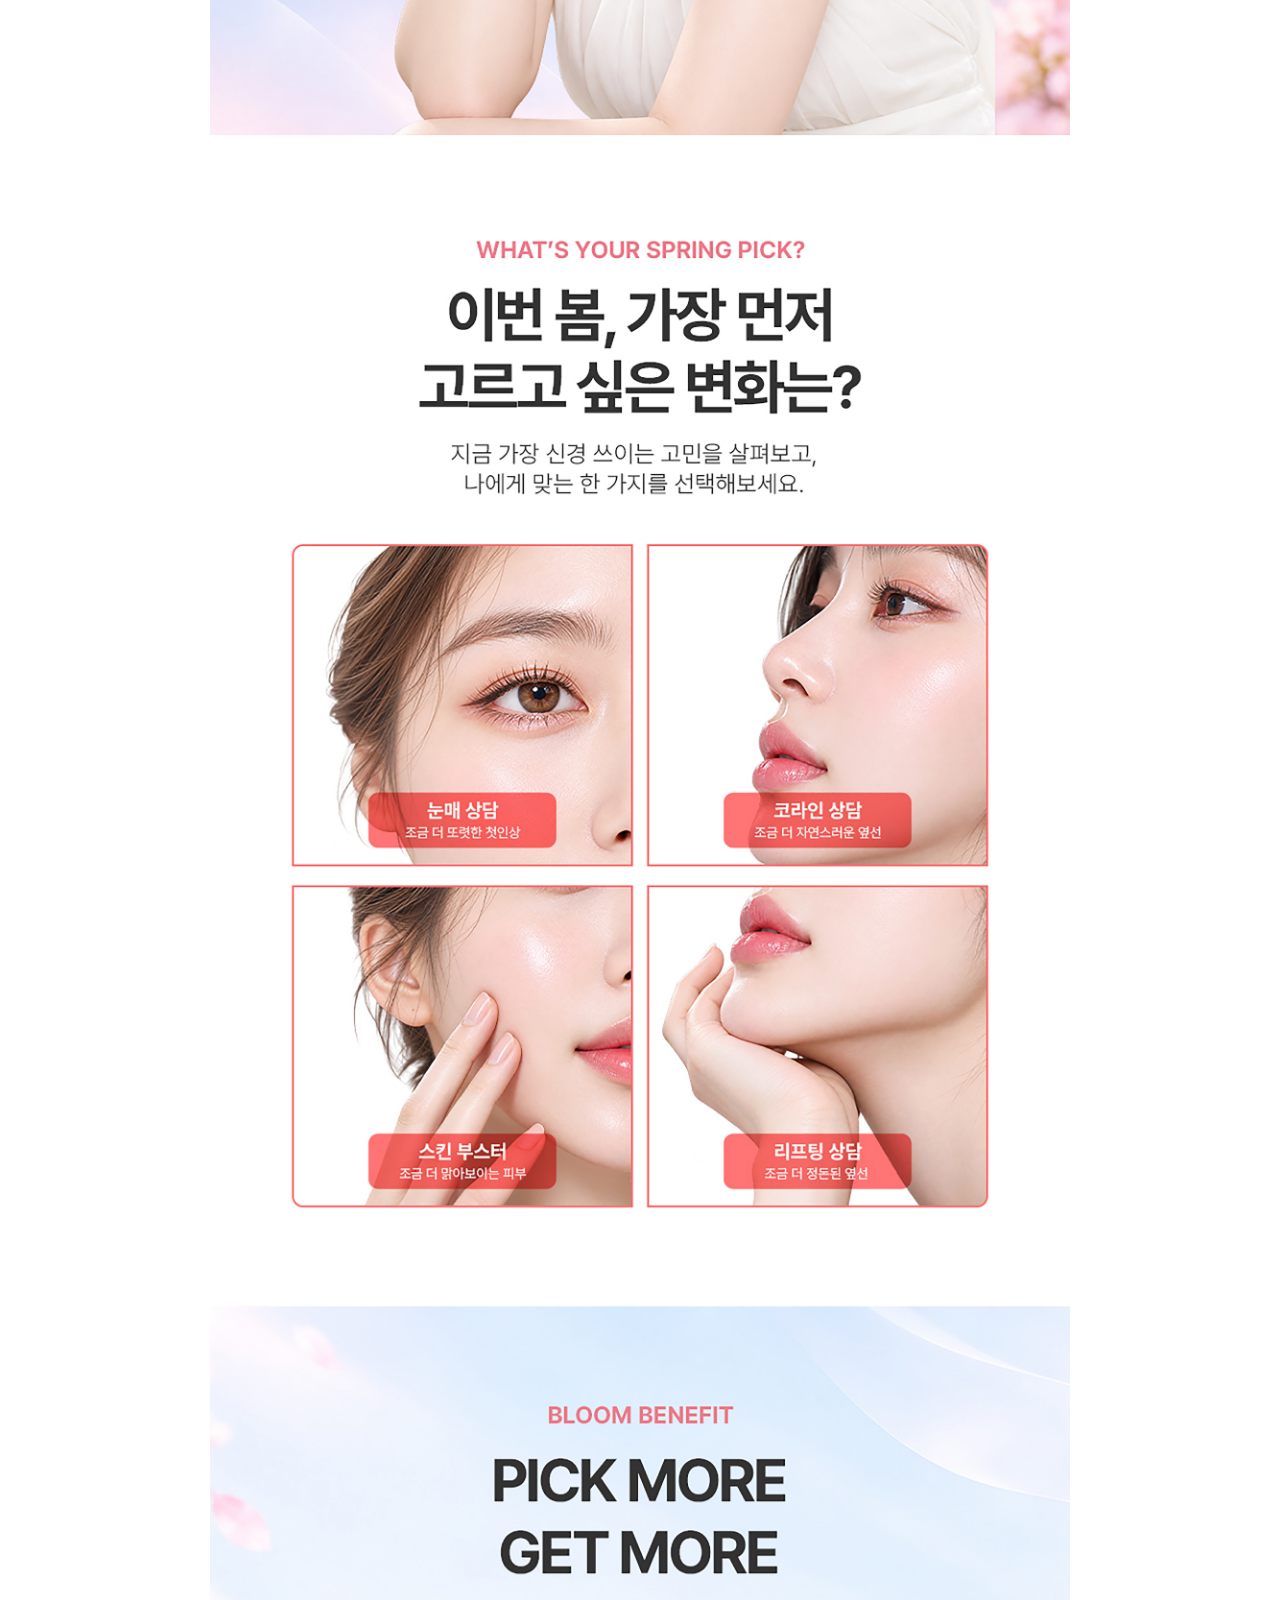
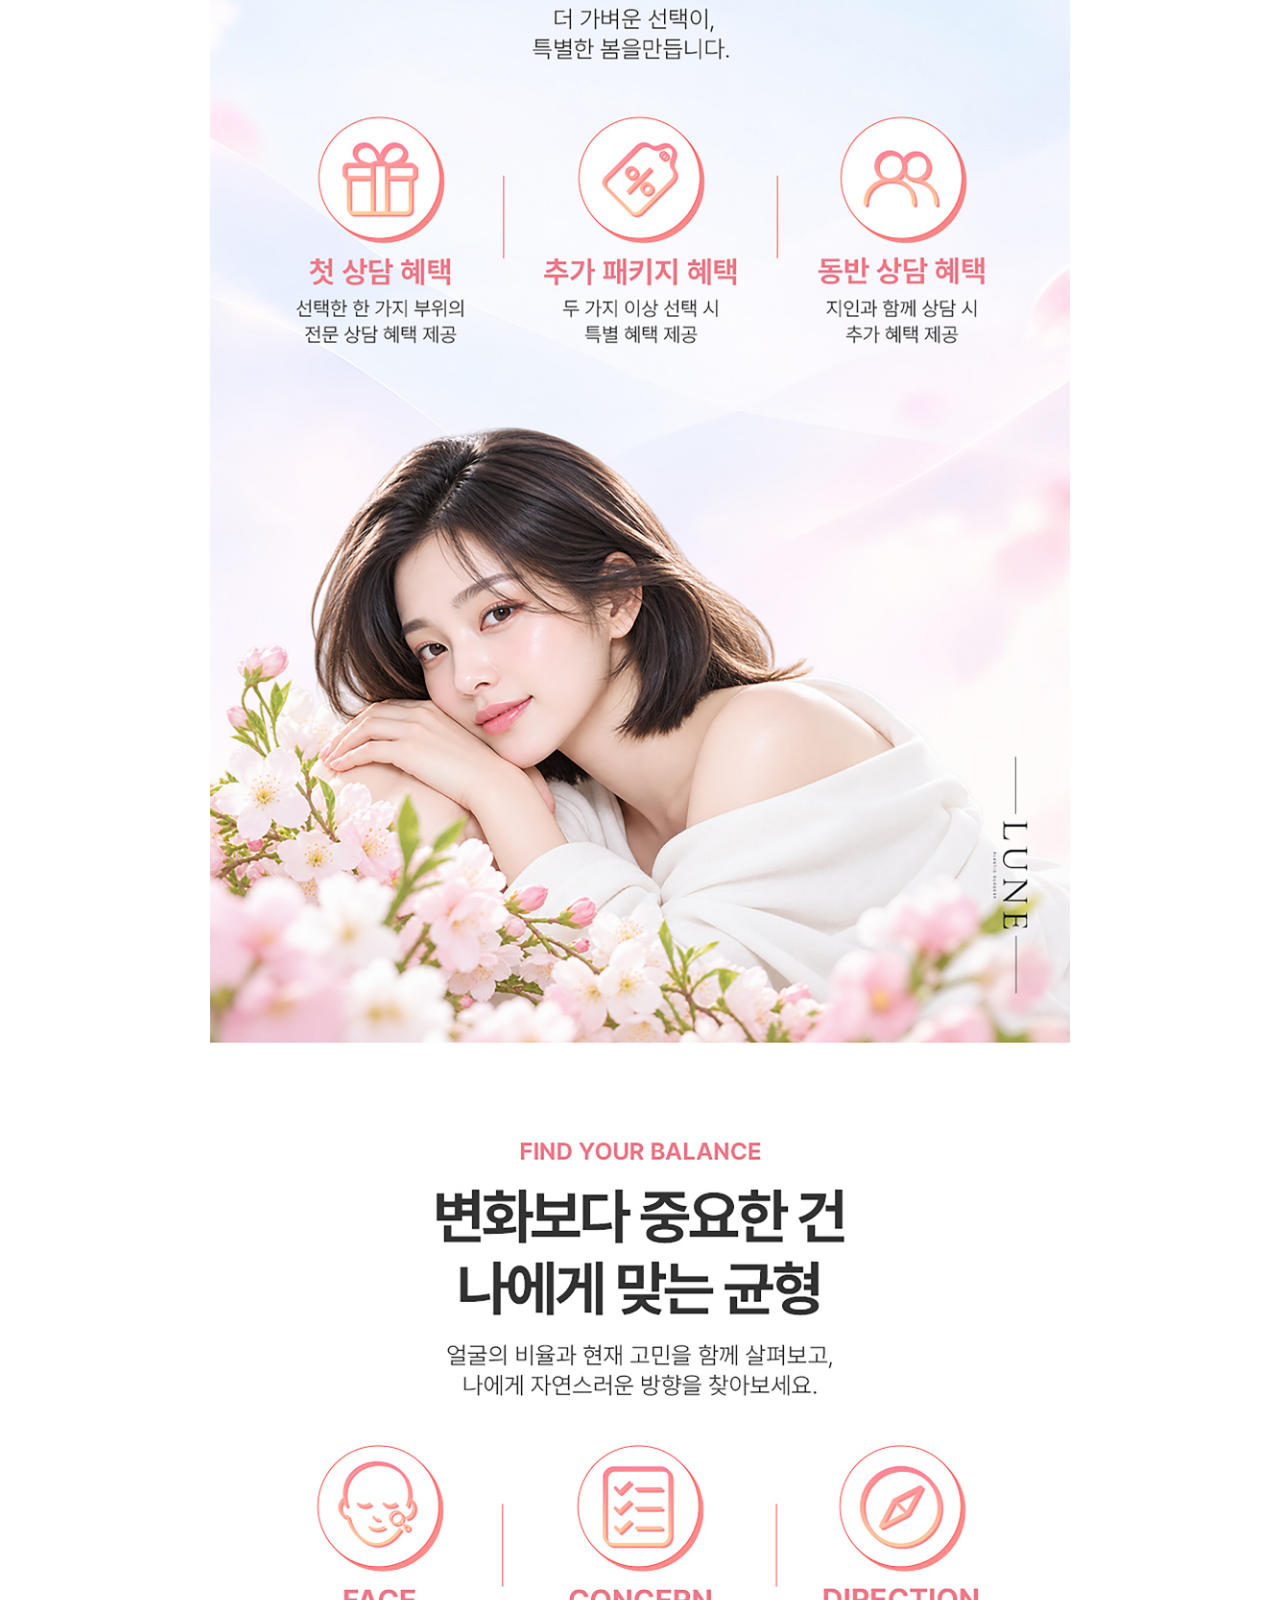
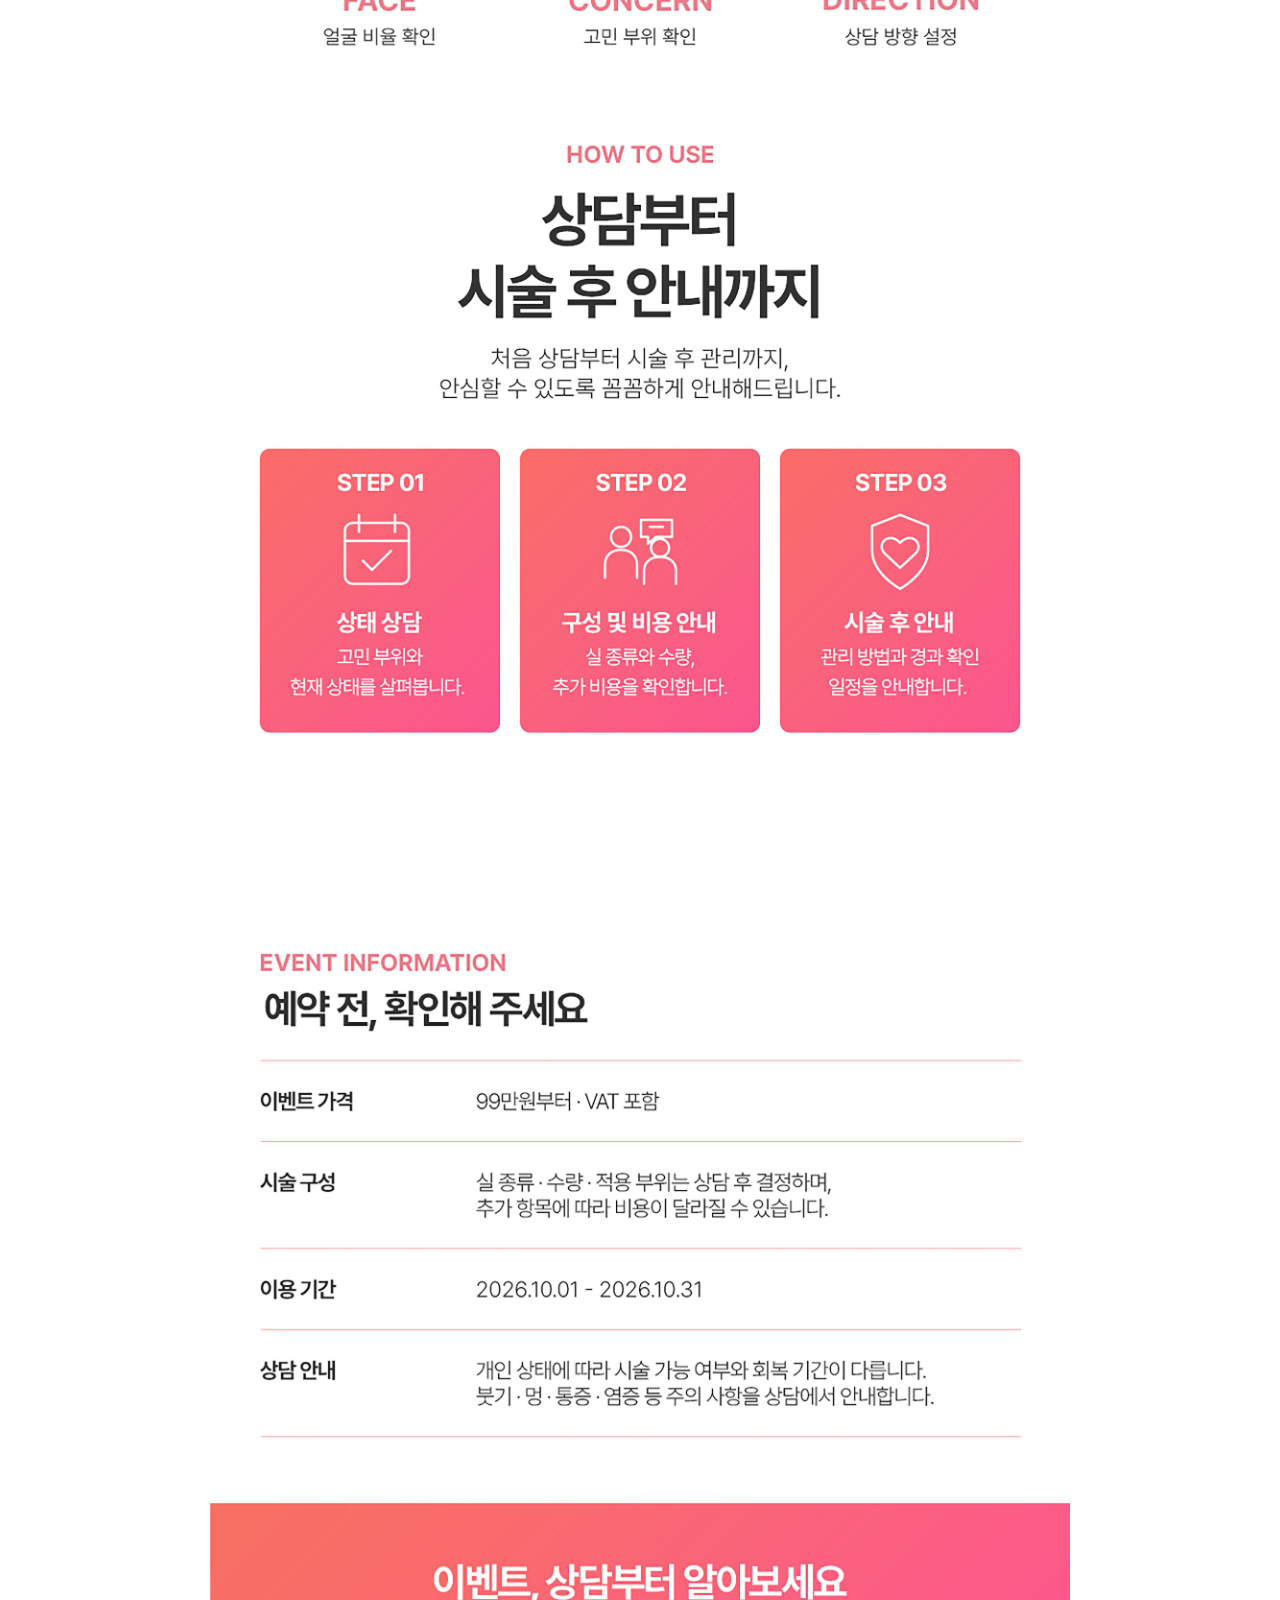
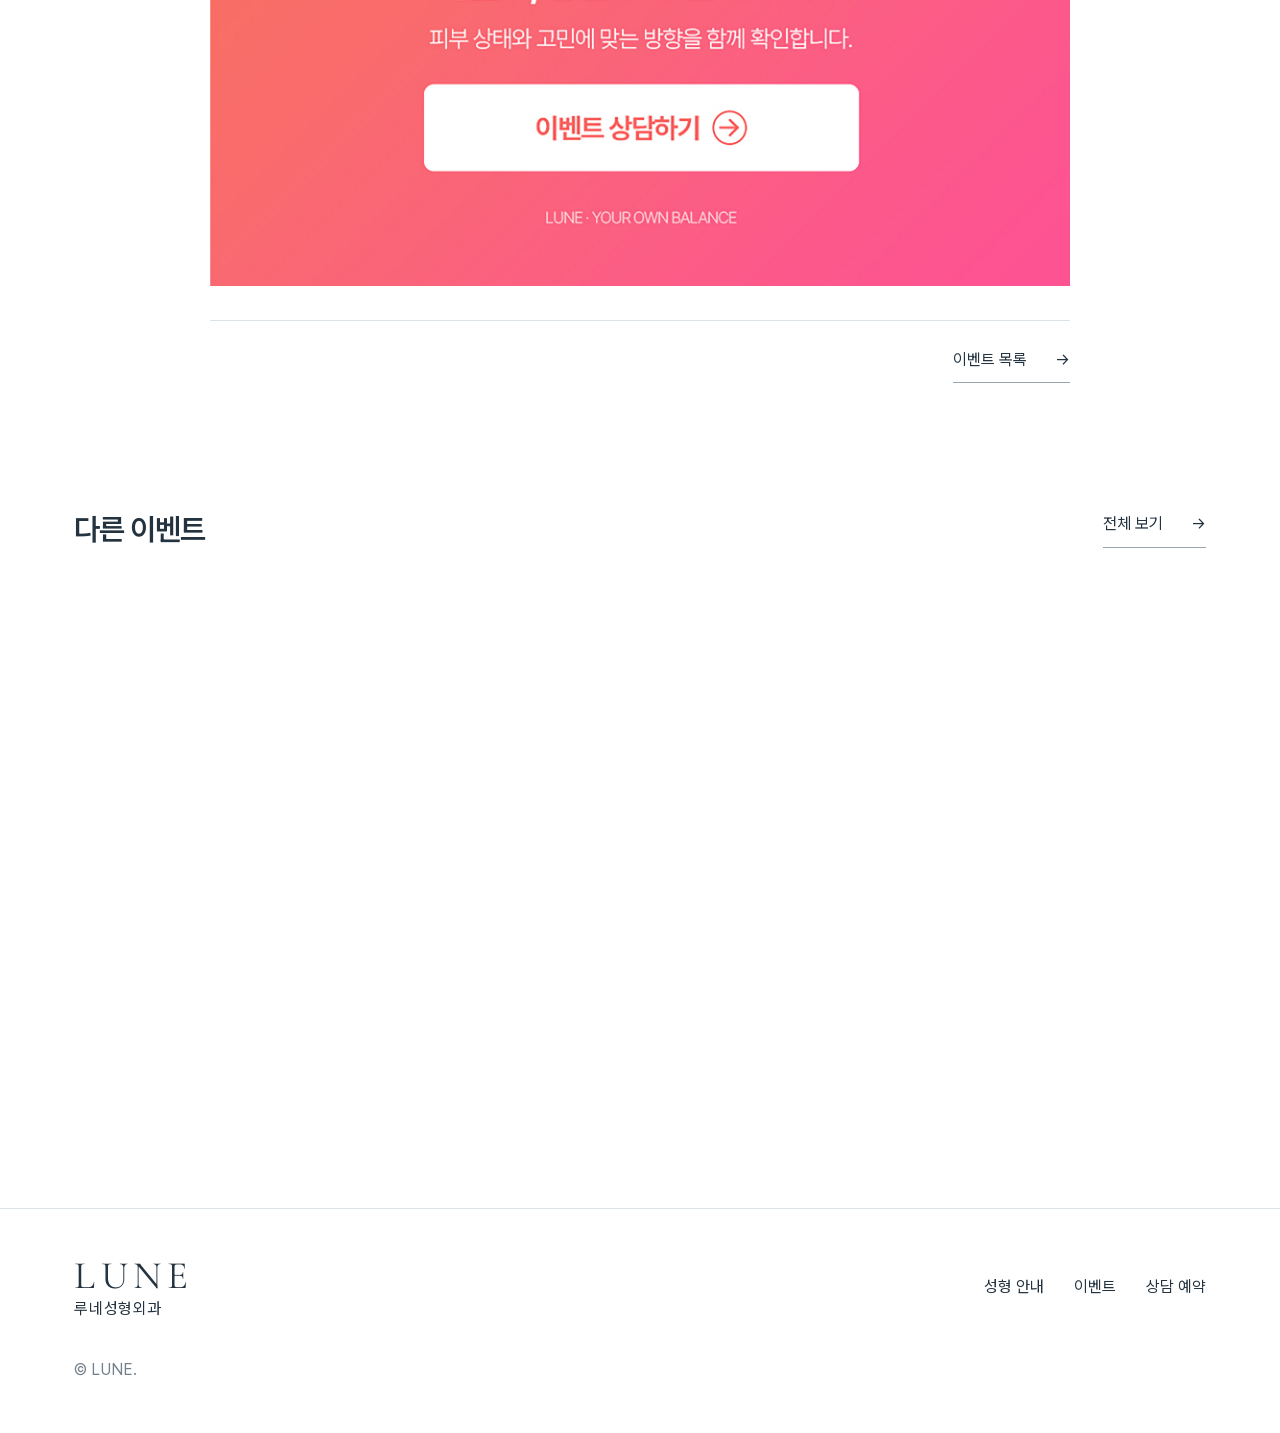
<file: projects/lune/site/event-eyelid.html>
<!doctype html><html lang="ko"><head><meta charset="utf-8"><meta name="viewport" content="width=device-width,initial-scale=1"><title>LUNE | 이번 봄, 하나만 고른다면?</title><link rel="stylesheet" href="css/fonts.css"><link rel="stylesheet" href="css/home.css"><link rel="stylesheet" href="css/subpage.css"><link rel="stylesheet" href="css/home_responsive.css"><link rel="stylesheet" href="css/responsive.css"><link rel="canonical" href="event-spring.html"><link rel="icon" type="image/svg+xml" href="assets/brand/favicon.svg"><link rel="icon" href="favicon.ico" sizes="any"><link rel="apple-touch-icon" href="assets/brand/apple-touch-icon.png"></head><body><a class="skip-link" href="#main">본문으로 이동</a><header class="sub-header"><a class="brand" href="index.html" aria-label="루네성형외과 홈"><strong>LUNE</strong><span>루네성형외과</span></a><nav aria-label="페이지 메뉴"><a href="index.html">홈</a><a href="events.html">이벤트</a><button data-open-consult>상담 예약</button></nav></header><main id="main"><!-- 01. 전달된 프로모션 상세 원본 / PC 860px, 모바일 100% -->
<article class="promotion-page"><header class="promotion-page-heading"><a class="promotion-back" href="events.html">← 이벤트 목록</a><h1>이번 봄, 하나만 고른다면?</h1><p>눈 · 코 · 피부 · 리프팅</p></header>
<div class="promotion-image-stage" style="--cta-left:24.8953%;--cta-top:96.8322%;--cta-width:50.5442%;--cta-height:1.3576%"><img class="promotion-detail-image" src="assets/images/promotion-spring-hq.jpg" width="3583" height="26517" alt="이번 봄, 하나만 고른다면? 상세 프로모션" aria-describedby="promotionDescription" fetchpriority="high"><button class="promotion-image-consult" data-open-consult data-treatment="봄 이벤트" aria-label="이번 봄, 하나만 고른다면? 상담하기"></button></div>
<!-- 02. 이미지 내용의 접근성 대체 설명 -->
<div class="sr-only" id="promotionDescription"><h2>이번 봄, 하나만 고른다면? 안내</h2><p>이번 봄, 하나만 고른다면? 눈, 코, 피부, 리프팅 중 지금 가장 신경 쓰이는 고민부터 선택해 보세요. 눈매 변화, 코라인 변화, 피부 컨디션, 페이스 라인에 대해 상담합니다. PICK MORE GET MORE: 첫 상담 혜택, 추가 패키지 혜택, 동반 상담 혜택을 안내합니다. 변화보다 중요한 건 나에게 맞는 균형입니다. 얼굴 비율, 고민 부위, 상담 방향을 함께 살펴봅니다. 상담부터 시술 후 안내까지 피부 상태 상담, 구성 및 비용 안내, 시술 후 관리 순서로 안내합니다. 구체적인 이벤트 가격, 기간, 프로그램 구성은 이미지 하단의 이벤트 안내를 확인해 주세요.</p></div>
<nav class="promotion-page-bottom" aria-label="이벤트 이동"><a class="line-link" href="events.html">이벤트 목록 <span>→</span></a></nav></article>
<!-- 03. 다른 프로모션 -->
<section class="sub-section other-events"><div class="section-heading"><h2>다른 이벤트</h2><a class="line-link" href="events.html">전체 보기 <span>→</span></a></div><div class="event-grid"><a class="event-card uploaded-promotion reveal" href="event-lifting.html" data-category="리프팅"><div class="event-art event-art-uploaded"><div class="promotion-thumb-stage"><img src="assets/images/promotion-lifting-thumbnail.jpg" alt="가을 리프팅 이벤트 썸네일" width="2048" height="1770" loading="lazy"></div></div><div class="event-card-meta"><div><h3>가을 리프팅 이벤트</h3><p>루네 실리프팅</p></div><span aria-hidden="true">→</span></div></a><a class="event-card uploaded-promotion reveal" href="event-bridal.html" data-category="웨딩"><div class="event-art event-art-uploaded"><div class="promotion-thumb-stage"><img src="assets/images/promotion-bridal-thumbnail.jpg" alt="BRIDAL BEAUTY D-DAY 썸네일" width="546" height="472" loading="lazy"></div></div><div class="event-card-meta"><div><h3>BRIDAL BEAUTY D-DAY</h3><p>웨딩 뷰티 플랜</p></div><span aria-hidden="true">→</span></div></a></div></section></main><footer class="site-footer"><a class="brand" href="index.html" aria-label="루네성형외과 홈"><strong>LUNE</strong><span>루네성형외과</span></a><div class="footer-links"><a href="index.html#signature">성형 안내</a><a href="events.html">이벤트</a><button data-open-consult>상담 예약</button></div><p>© LUNE.</p></footer><dialog class="consult-modal" id="consultModal" aria-labelledby="consultTitle" aria-describedby="consultDescription"><button class="modal-close" id="modalClose" aria-label="상담창 닫기">×</button><h2 id="consultTitle">상담 예약</h2><p class="modal-desc" id="consultDescription">관심 있는 항목을 선택해 주세요.</p><form id="consultForm"><label><span>이름</span><input name="name" autocomplete="name" required placeholder="이름"></label><label><span>연락처</span><input name="phone" type="tel" autocomplete="tel" required placeholder="010-0000-0000"></label><label><span>관심 항목</span><select name="treatment"><option>코성형</option><option>눈성형</option><option>윤곽성형</option><option>리프팅</option><option>봄 이벤트</option><option>웨딩 케어</option></select></label><button class="filled-btn" type="submit">상담 신청 <span>→</span></button></form><div class="form-success" id="formSuccess"><strong>입력 내용을 확인했습니다.</strong></div></dialog><script src="js/main.js"></script></body></html>
</file>
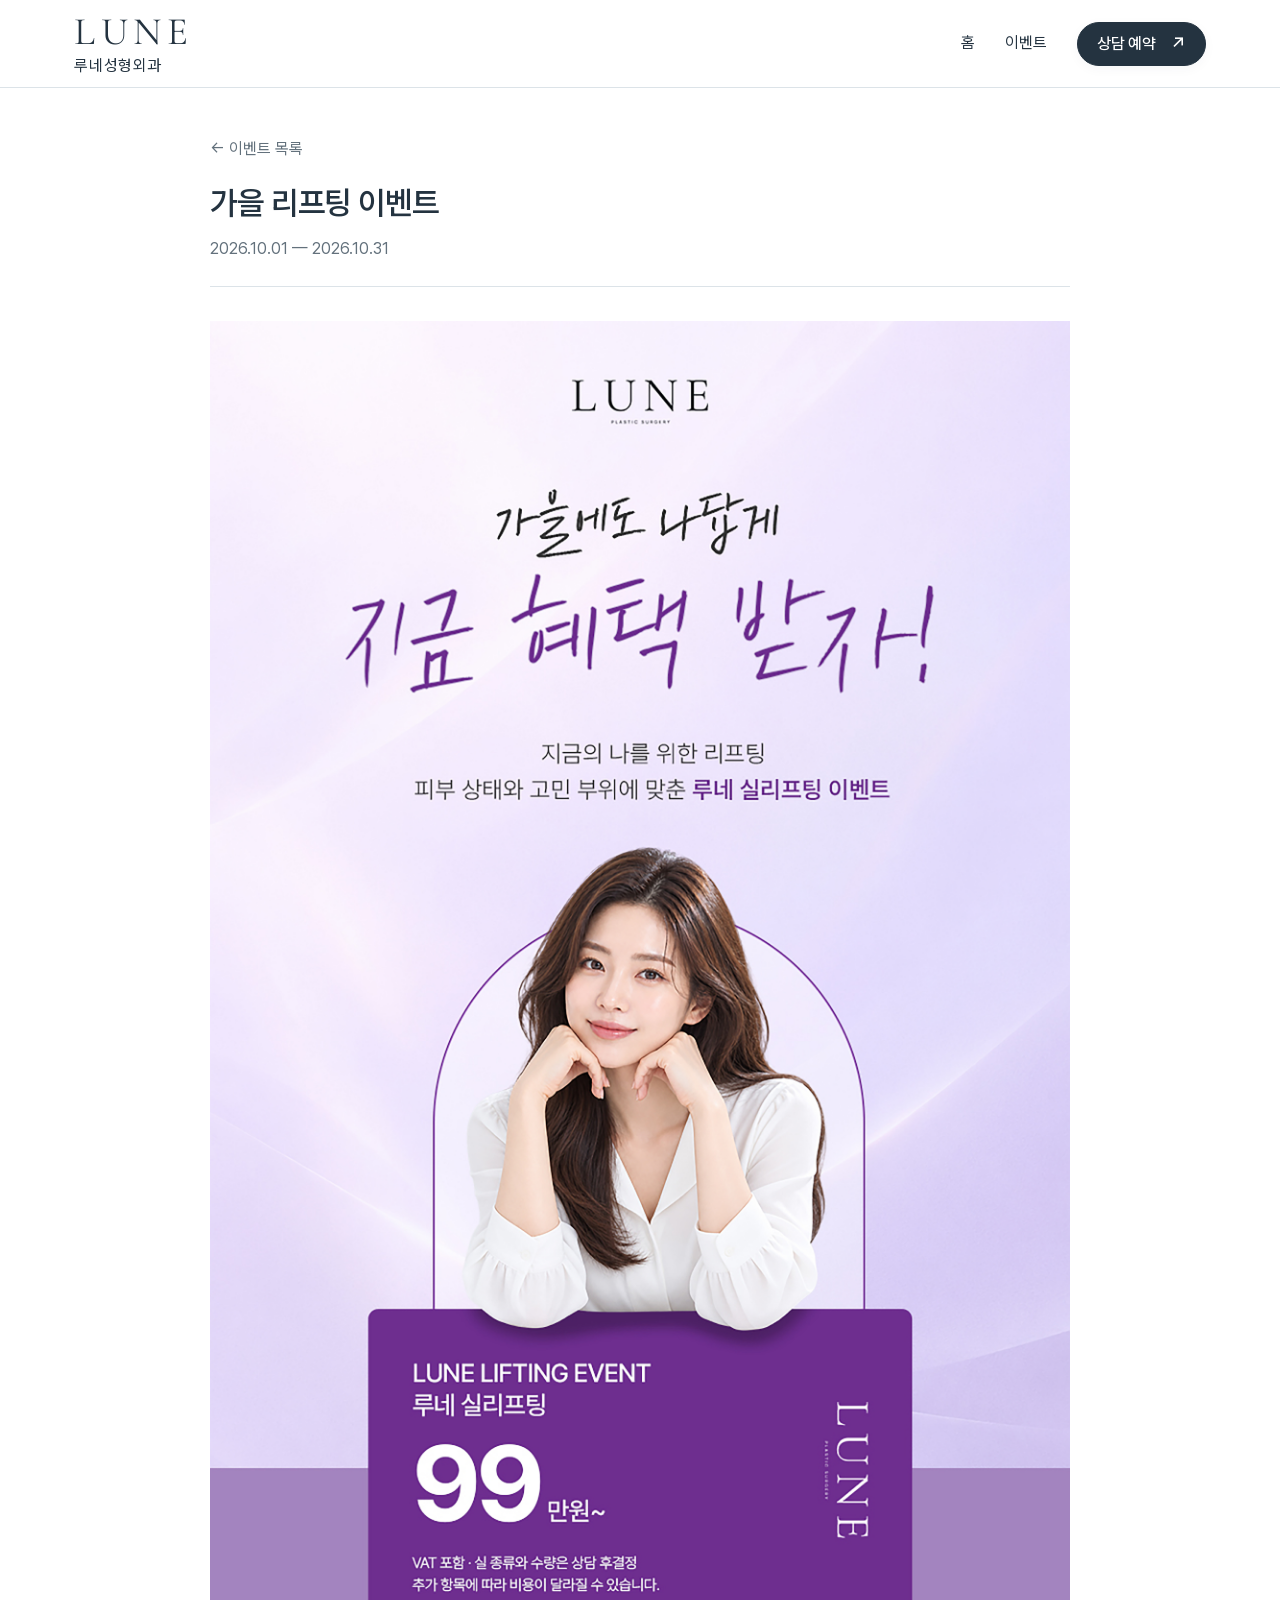
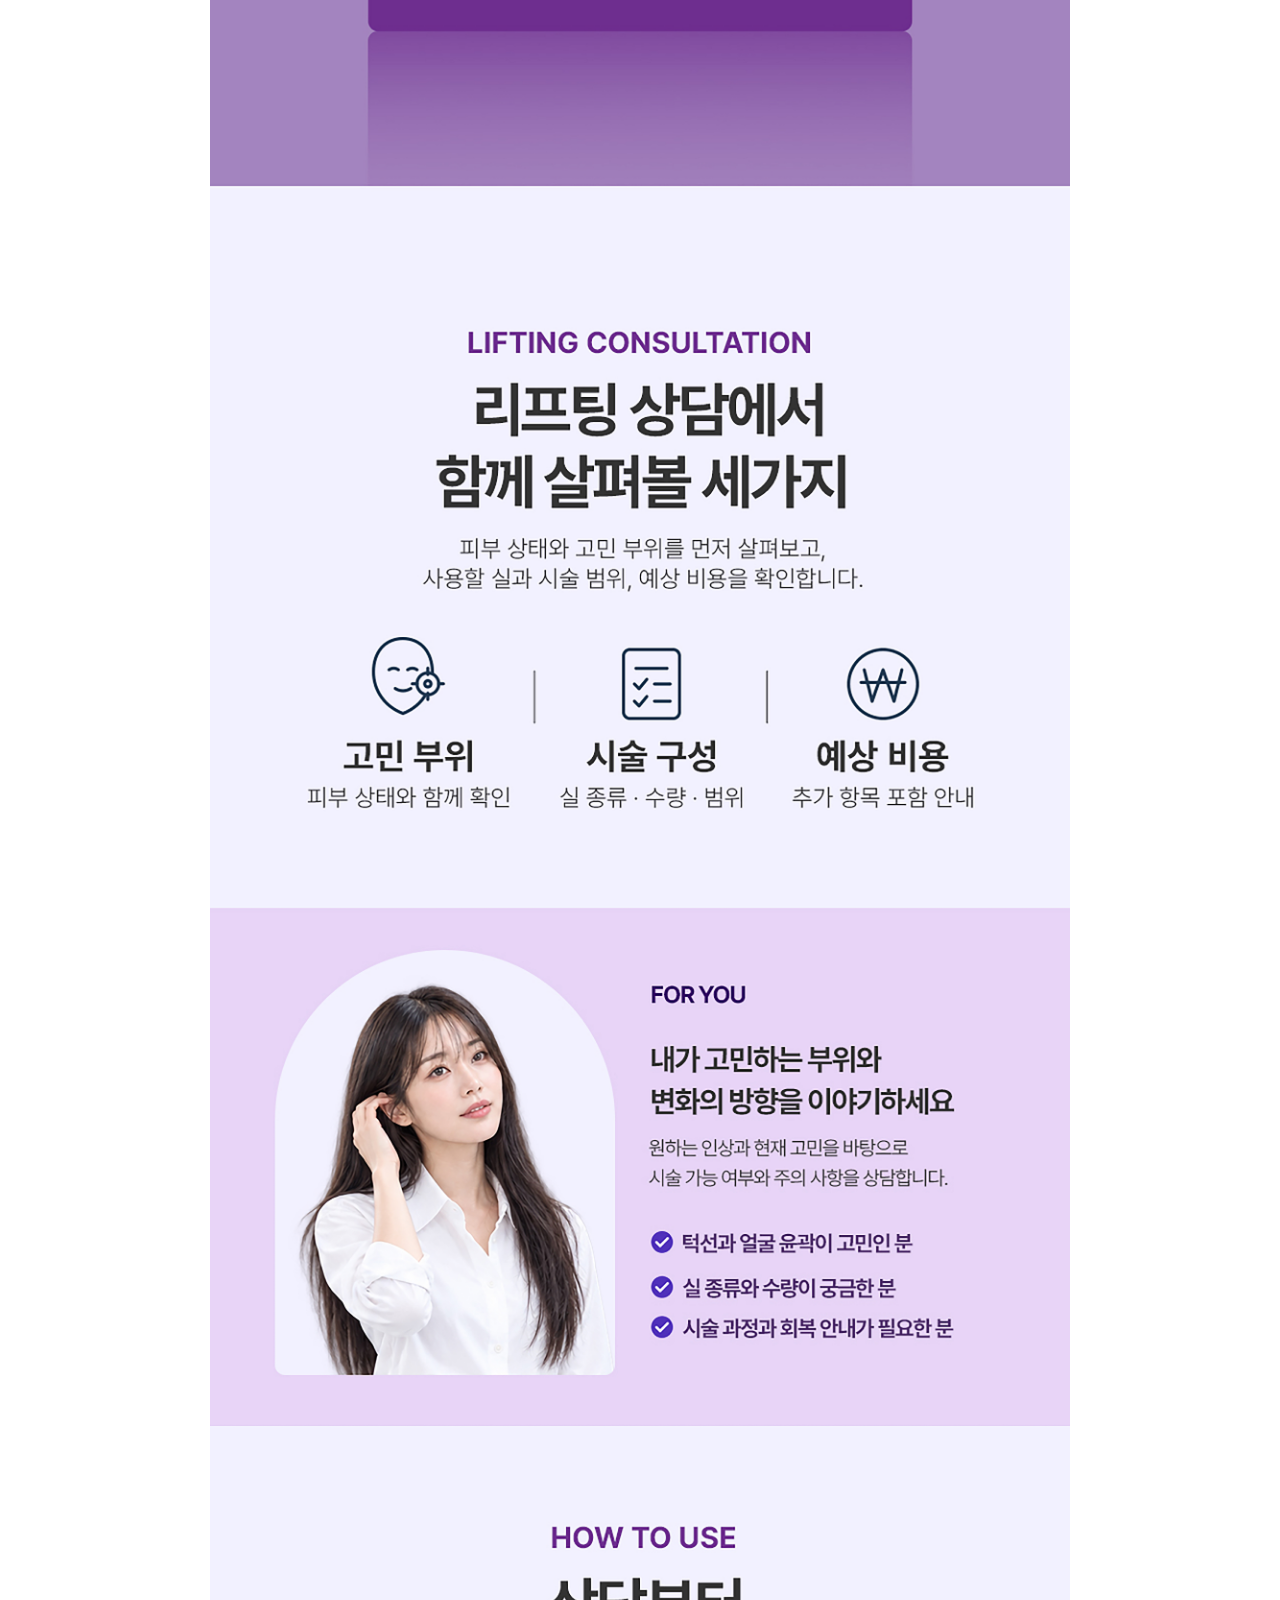
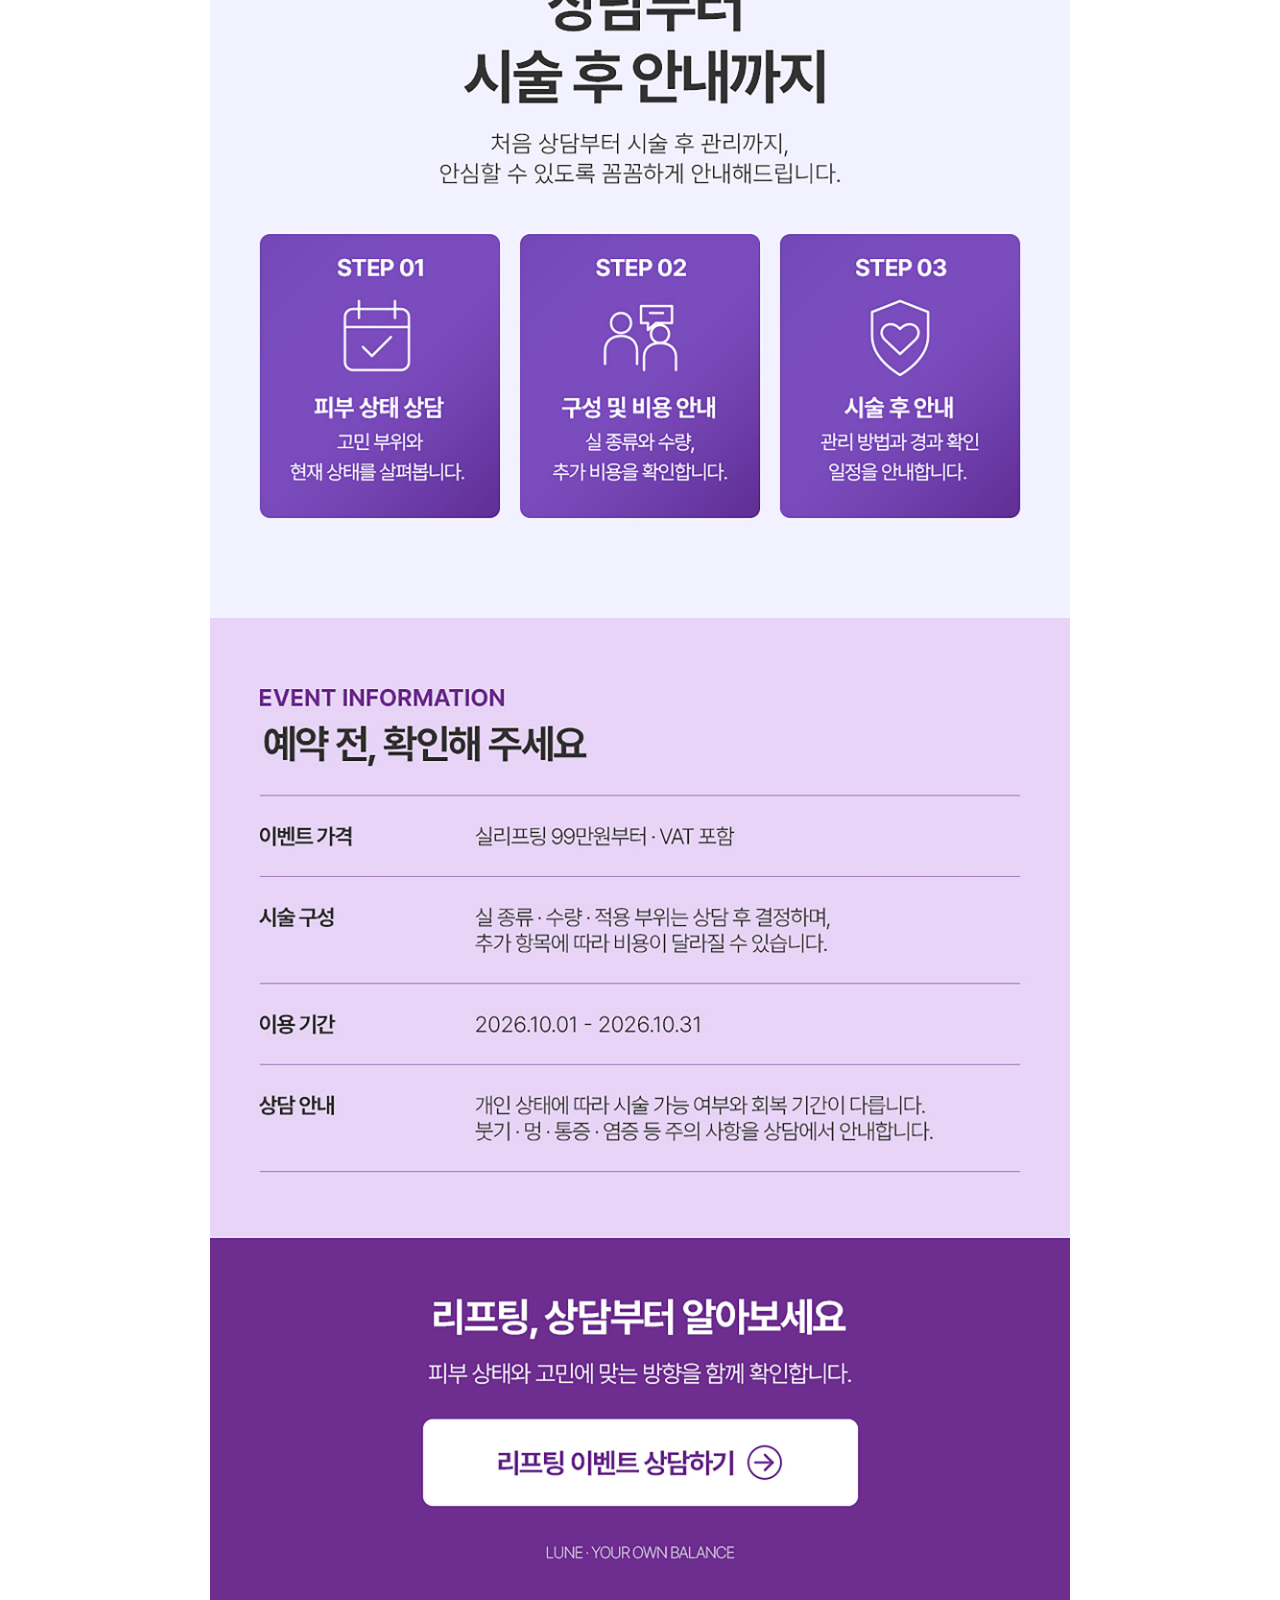
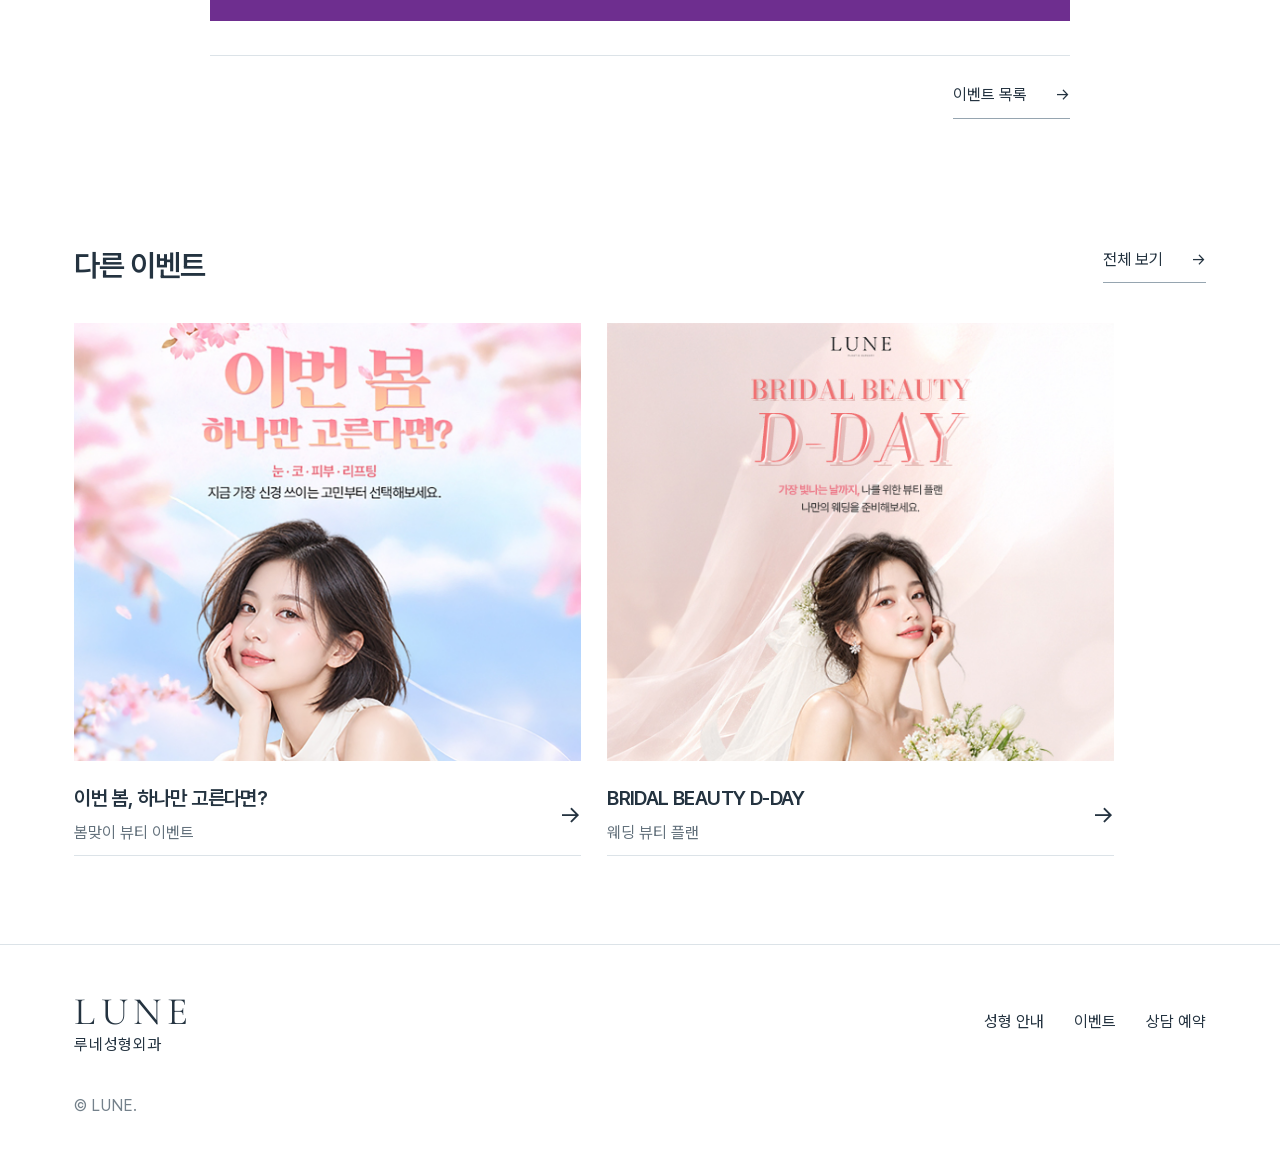
<file: projects/lune/site/event-lifting.html>
<!doctype html><html lang="ko"><head><meta charset="utf-8"><meta name="viewport" content="width=device-width,initial-scale=1"><title>LUNE | 가을 리프팅 이벤트</title><link rel="stylesheet" href="css/fonts.css"><link rel="stylesheet" href="css/home.css"><link rel="stylesheet" href="css/subpage.css"><link rel="stylesheet" href="css/home_responsive.css"><link rel="stylesheet" href="css/responsive.css"><link rel="icon" type="image/svg+xml" href="assets/brand/favicon.svg"><link rel="icon" href="favicon.ico" sizes="any"><link rel="apple-touch-icon" href="assets/brand/apple-touch-icon.png"></head><body><a class="skip-link" href="#main">본문으로 이동</a><header class="sub-header"><a class="brand" href="index.html" aria-label="루네성형외과 홈"><strong>LUNE</strong><span>루네성형외과</span></a><nav aria-label="페이지 메뉴"><a href="index.html">홈</a><a href="events.html">이벤트</a><button data-open-consult>상담 예약</button></nav></header><main id="main"><!-- 01. 전달된 프로모션 상세 원본 / PC 860px, 모바일 100% -->
<article class="promotion-page"><header class="promotion-page-heading"><a class="promotion-back" href="events.html">← 이벤트 목록</a><h1>가을 리프팅 이벤트</h1><p>2026.10.01 — 2026.10.31</p></header>
<div class="promotion-image-stage" style="--cta-left:24.8953%;--cta-top:95.5147%;--cta-width:50.321%;--cta-height:1.92%"><img class="promotion-detail-image" src="assets/images/promotion-lifting-hq.jpg" width="3583" height="18750" alt="가을 리프팅 이벤트 상세 프로모션" aria-describedby="promotionDescription" fetchpriority="high"><button class="promotion-image-consult" data-open-consult data-treatment="리프팅" aria-label="가을 리프팅 이벤트 상담하기"></button></div>
<!-- 02. 이미지 내용의 접근성 대체 설명 -->
<div class="sr-only" id="promotionDescription"><h2>가을 리프팅 이벤트 안내</h2><p>가을도 나답게, 지금 혜택 받자. 피부 상태와 고민 부위에 맞춘 루네 실리프팅 이벤트. 실리프팅 99만원부터, VAT 포함. 실 종류와 수량, 적용 부위는 상담 후 결정하며 추가 항목에 따라 비용이 달라질 수 있습니다. 상담에서 고민 부위, 시술 구성, 예상 비용을 함께 살펴봅니다. 피부 상태 상담, 구성 및 비용 안내, 시술 후 안내 순서로 진행합니다. 이용 기간은 2026.10.01부터 2026.10.31까지입니다. 개인 상태에 따라 시술 가능 여부와 회복 기간이 다르며 붓기, 멍, 통증, 염증 등 주의 사항을 상담에서 안내합니다.</p></div>
<nav class="promotion-page-bottom" aria-label="이벤트 이동"><a class="line-link" href="events.html">이벤트 목록 <span>→</span></a></nav></article>
<!-- 03. 다른 프로모션 -->
<section class="sub-section other-events"><div class="section-heading"><h2>다른 이벤트</h2><a class="line-link" href="events.html">전체 보기 <span>→</span></a></div><div class="event-grid"><a class="event-card uploaded-promotion reveal" href="event-spring.html" data-category="시즌 이벤트"><div class="event-art event-art-uploaded"><div class="promotion-thumb-stage"><img src="assets/images/promotion-spring-thumbnail.jpg" alt="이번 봄, 하나만 고른다면? 썸네일" width="2048" height="1770" loading="lazy"></div></div><div class="event-card-meta"><div><h3>이번 봄, 하나만 고른다면?</h3><p>봄맞이 뷰티 이벤트</p></div><span aria-hidden="true">→</span></div></a><a class="event-card uploaded-promotion reveal" href="event-bridal.html" data-category="웨딩"><div class="event-art event-art-uploaded"><div class="promotion-thumb-stage"><img src="assets/images/promotion-bridal-thumbnail.jpg" alt="BRIDAL BEAUTY D-DAY 썸네일" width="546" height="472" loading="lazy"></div></div><div class="event-card-meta"><div><h3>BRIDAL BEAUTY D-DAY</h3><p>웨딩 뷰티 플랜</p></div><span aria-hidden="true">→</span></div></a></div></section></main><footer class="site-footer"><a class="brand" href="index.html" aria-label="루네성형외과 홈"><strong>LUNE</strong><span>루네성형외과</span></a><div class="footer-links"><a href="index.html#signature">성형 안내</a><a href="events.html">이벤트</a><button data-open-consult>상담 예약</button></div><p>© LUNE.</p></footer><dialog class="consult-modal" id="consultModal" aria-labelledby="consultTitle" aria-describedby="consultDescription"><button class="modal-close" id="modalClose" aria-label="상담창 닫기">×</button><h2 id="consultTitle">상담 예약</h2><p class="modal-desc" id="consultDescription">관심 있는 항목을 선택해 주세요.</p><form id="consultForm"><label><span>이름</span><input name="name" autocomplete="name" required placeholder="이름"></label><label><span>연락처</span><input name="phone" type="tel" autocomplete="tel" required placeholder="010-0000-0000"></label><label><span>관심 항목</span><select name="treatment"><option>코성형</option><option>눈성형</option><option>윤곽성형</option><option>리프팅</option><option>봄 이벤트</option><option>웨딩 케어</option></select></label><button class="filled-btn" type="submit">상담 신청 <span>→</span></button></form><div class="form-success" id="formSuccess"><strong>입력 내용을 확인했습니다.</strong></div></dialog><script src="js/main.js"></script></body></html>
</file>
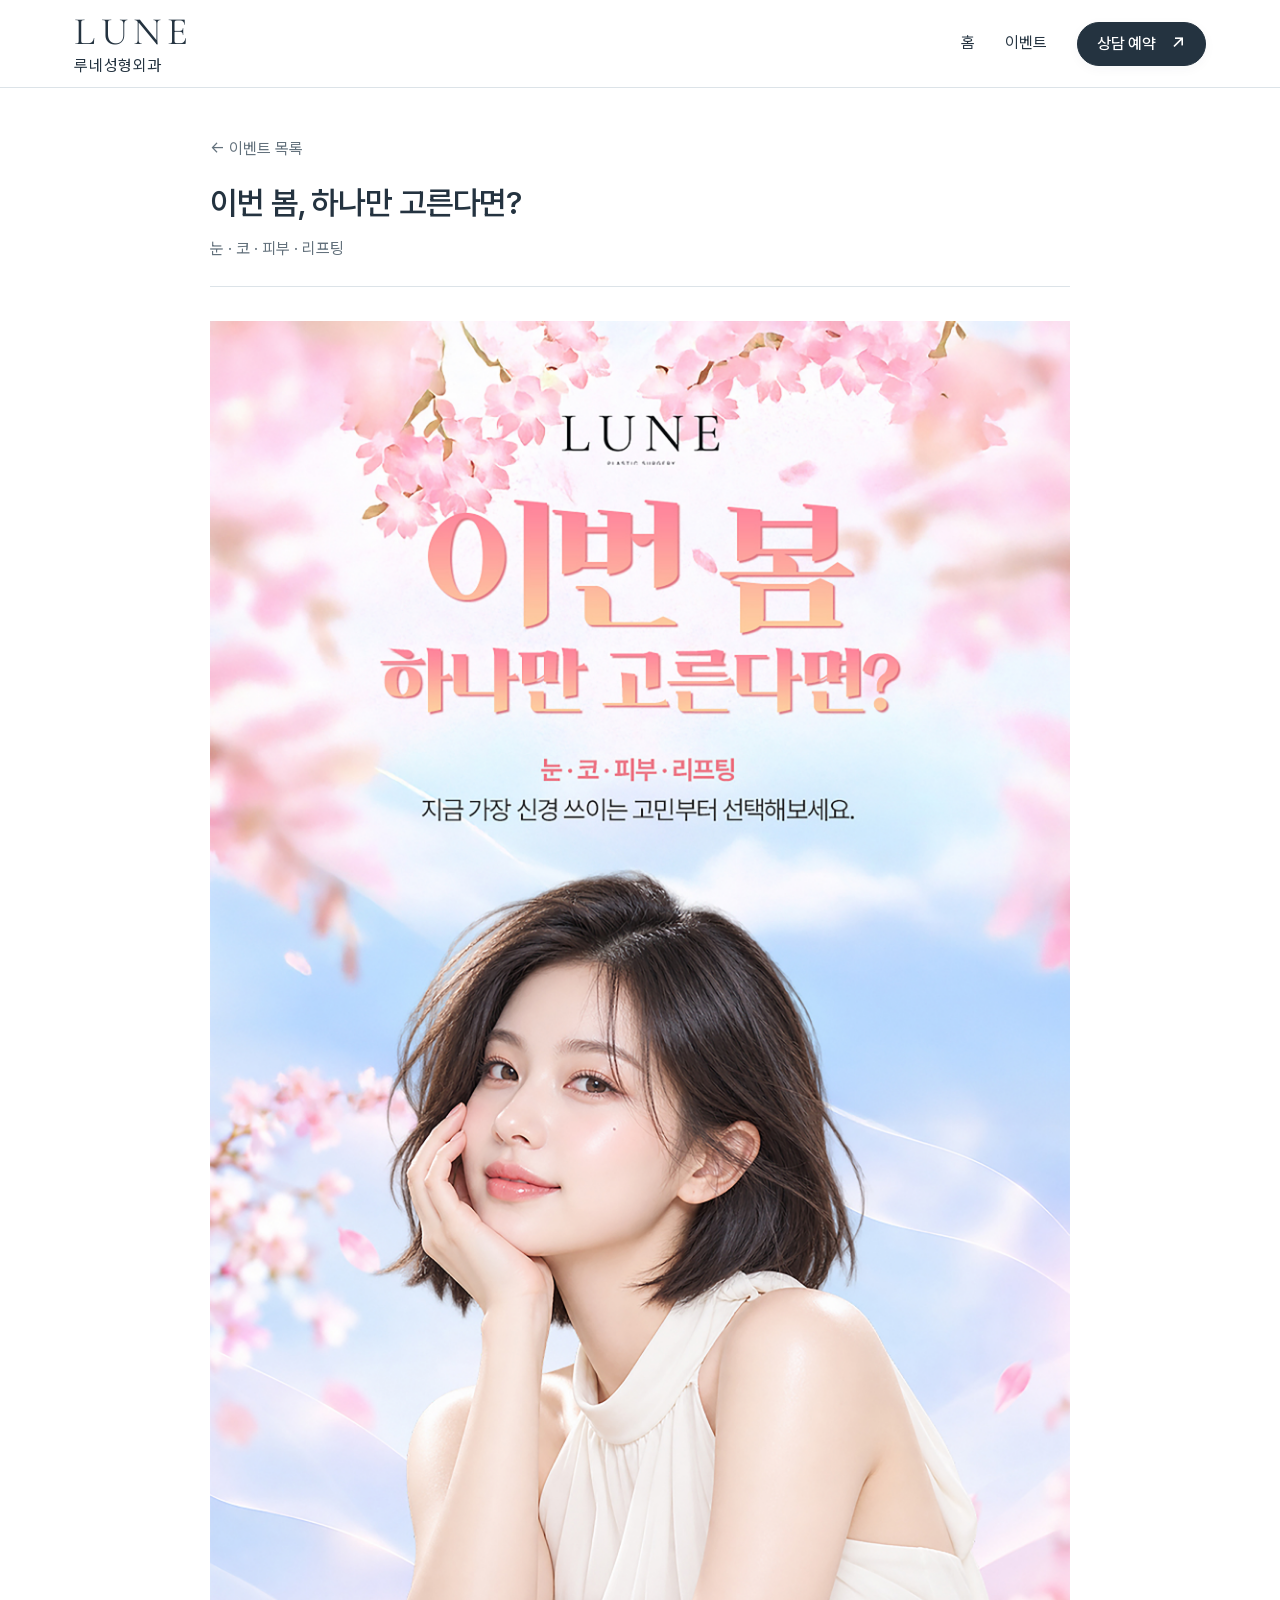
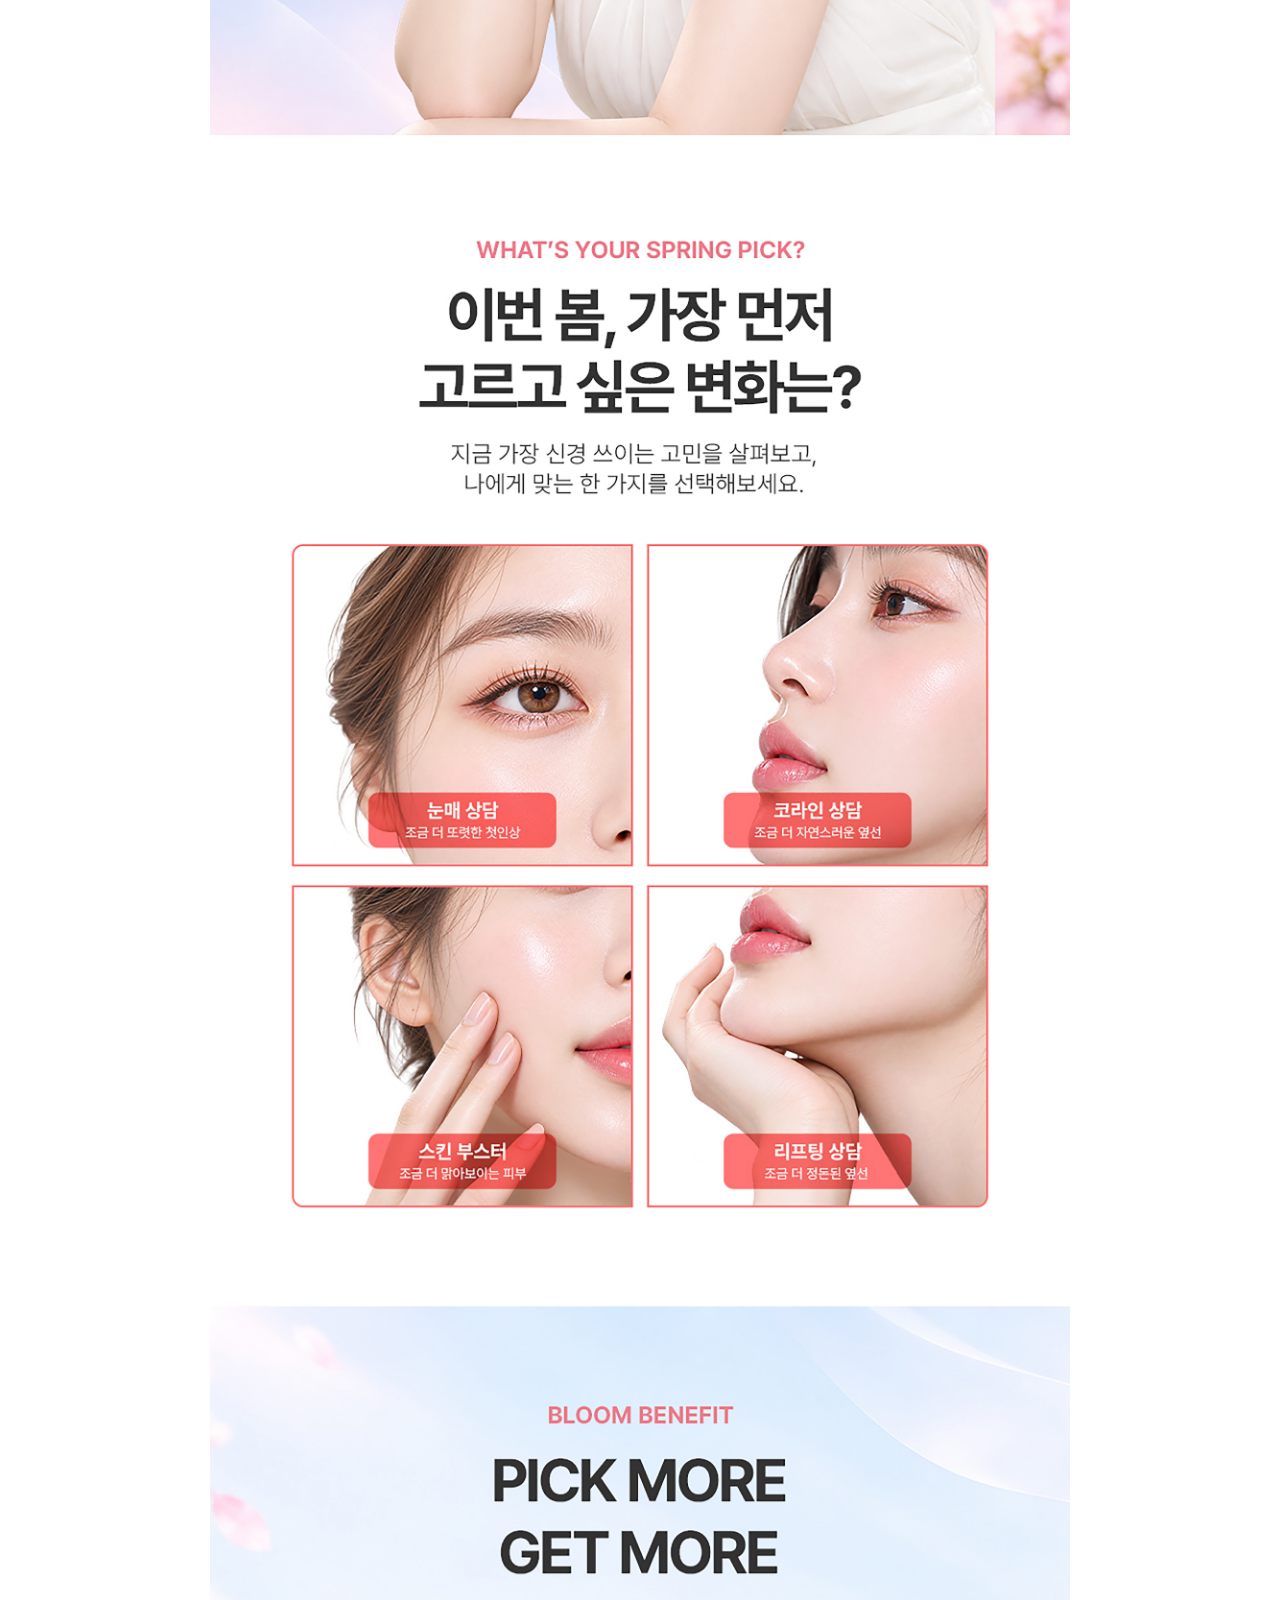
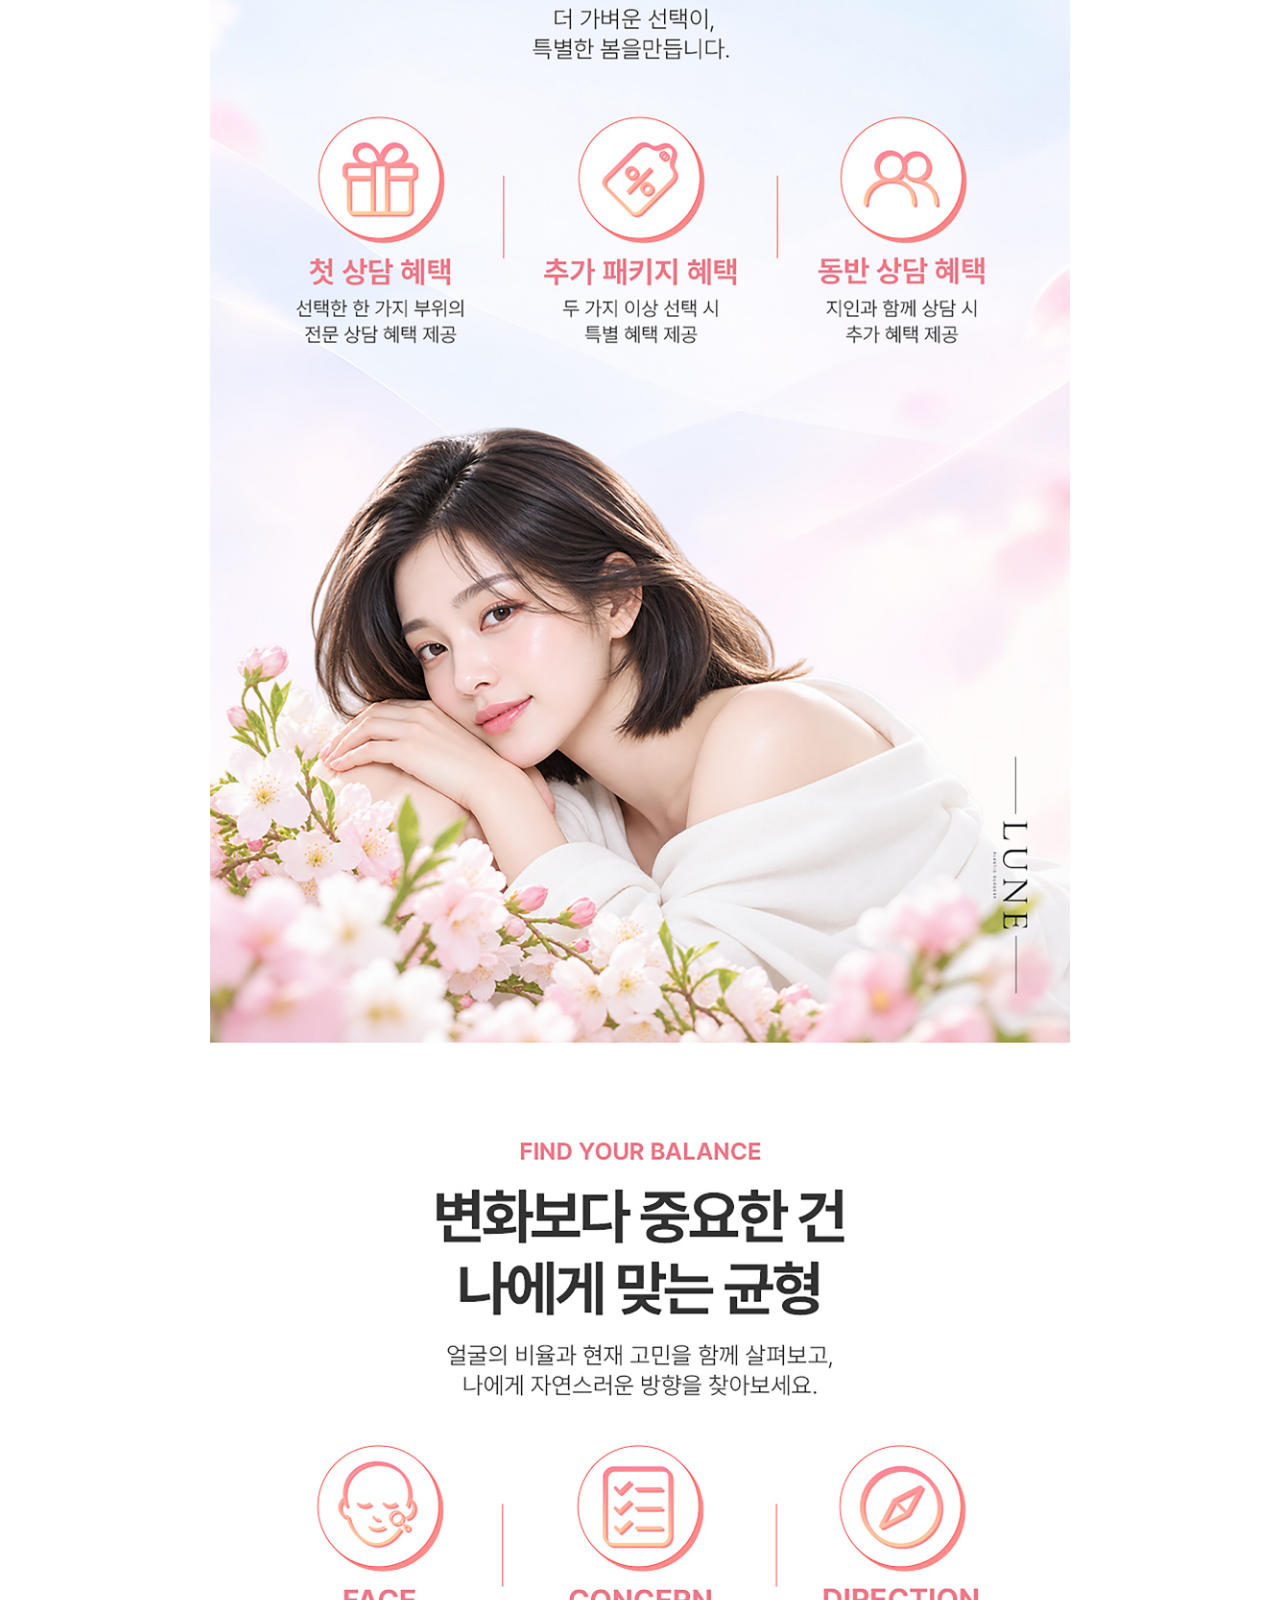
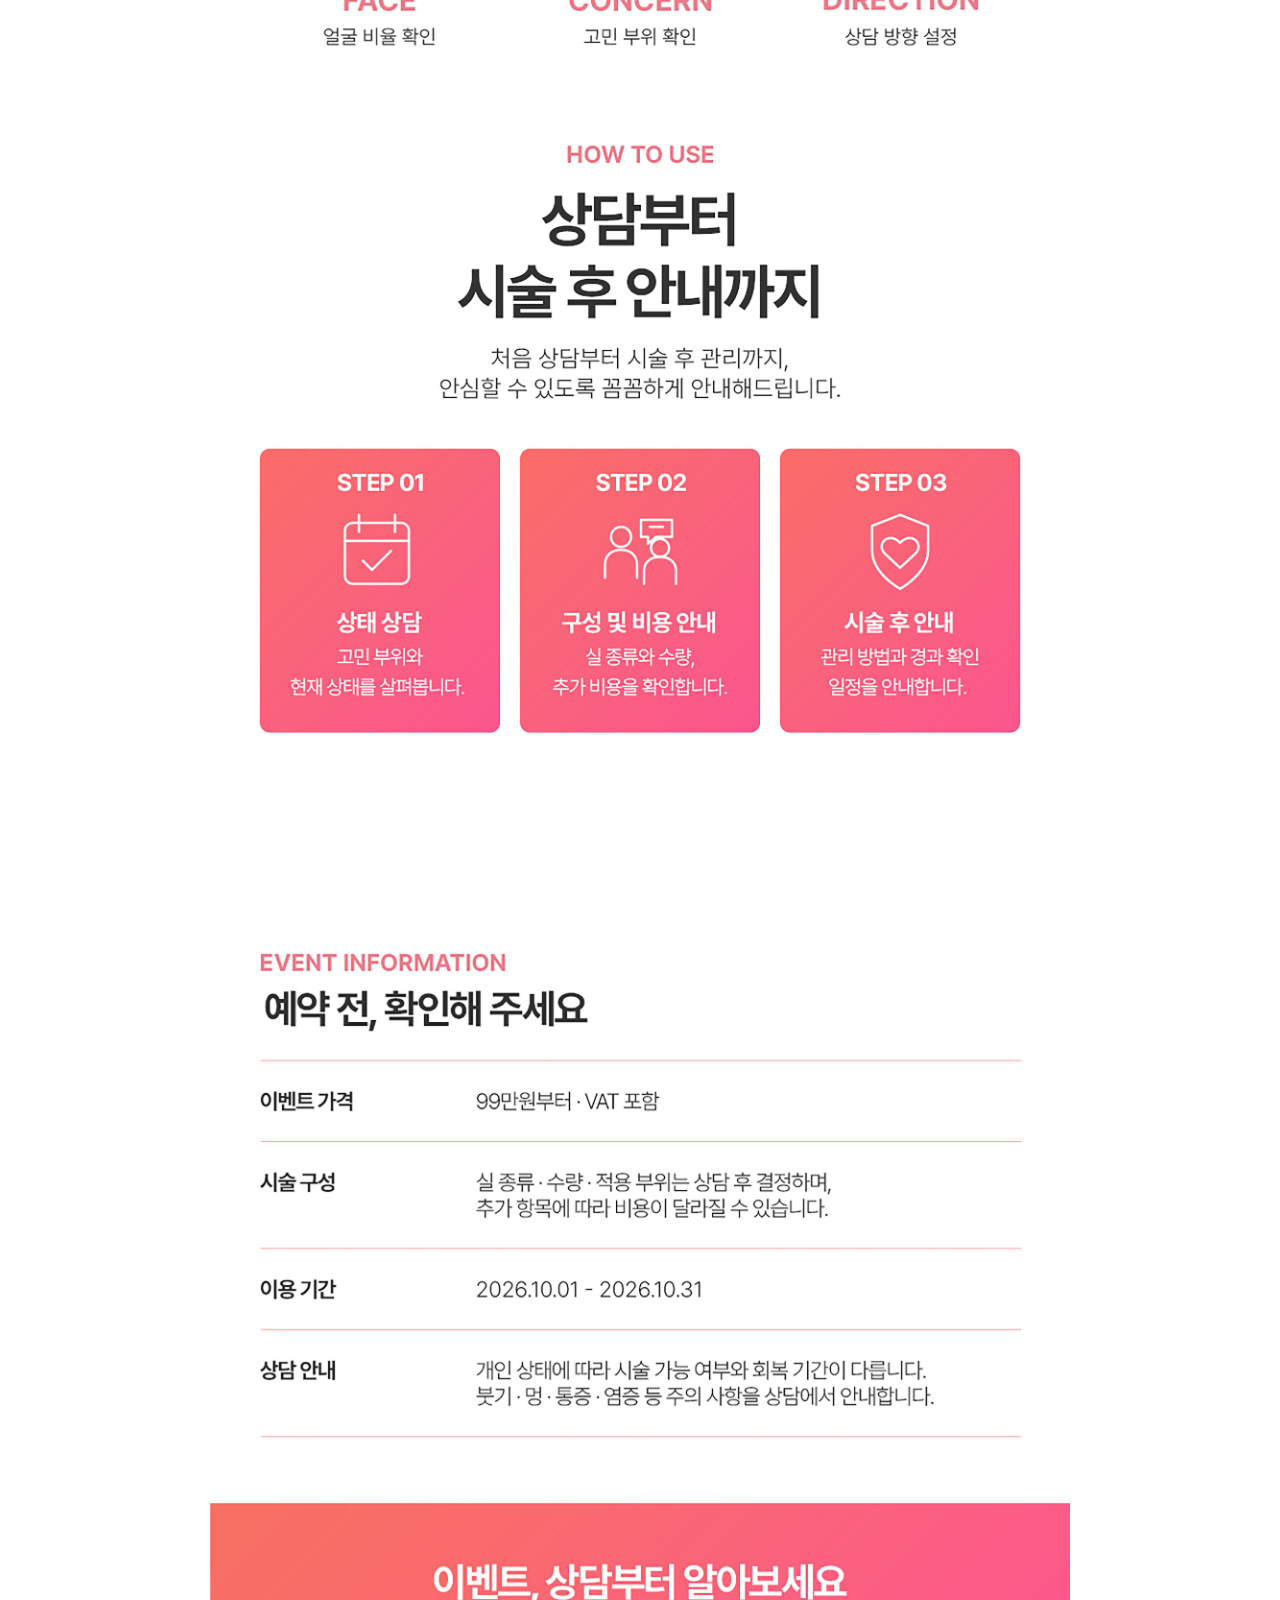
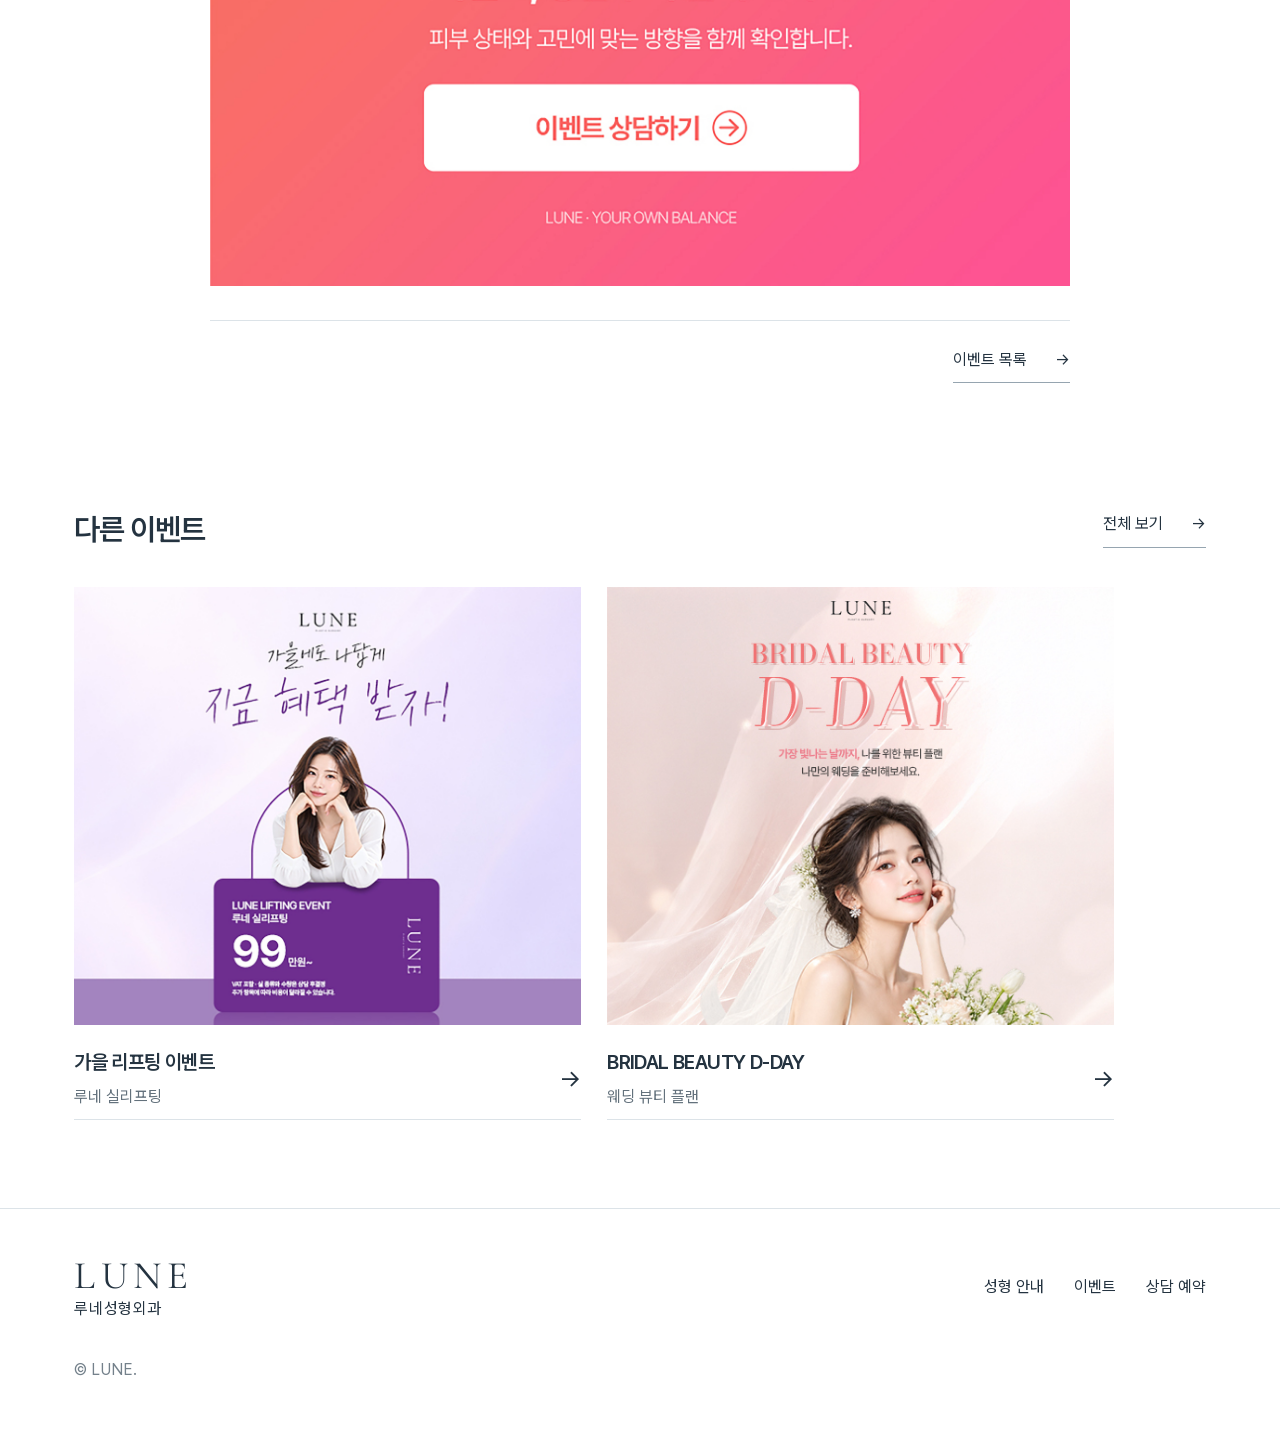
<file: projects/lune/site/event-spring.html>
<!doctype html><html lang="ko"><head><meta charset="utf-8"><meta name="viewport" content="width=device-width,initial-scale=1"><title>LUNE | 이번 봄, 하나만 고른다면?</title><link rel="stylesheet" href="css/fonts.css"><link rel="stylesheet" href="css/home.css"><link rel="stylesheet" href="css/subpage.css"><link rel="stylesheet" href="css/home_responsive.css"><link rel="stylesheet" href="css/responsive.css"><link rel="icon" type="image/svg+xml" href="assets/brand/favicon.svg"><link rel="icon" href="favicon.ico" sizes="any"><link rel="apple-touch-icon" href="assets/brand/apple-touch-icon.png"></head><body><a class="skip-link" href="#main">본문으로 이동</a><header class="sub-header"><a class="brand" href="index.html" aria-label="루네성형외과 홈"><strong>LUNE</strong><span>루네성형외과</span></a><nav aria-label="페이지 메뉴"><a href="index.html">홈</a><a href="events.html">이벤트</a><button data-open-consult>상담 예약</button></nav></header><main id="main"><!-- 01. 전달된 프로모션 상세 원본 / PC 860px, 모바일 100% -->
<article class="promotion-page"><header class="promotion-page-heading"><a class="promotion-back" href="events.html">← 이벤트 목록</a><h1>이번 봄, 하나만 고른다면?</h1><p>눈 · 코 · 피부 · 리프팅</p></header>
<div class="promotion-image-stage" style="--cta-left:24.8953%;--cta-top:96.8322%;--cta-width:50.5442%;--cta-height:1.3576%"><img class="promotion-detail-image" src="assets/images/promotion-spring-hq.jpg" width="3583" height="26517" alt="이번 봄, 하나만 고른다면? 상세 프로모션" aria-describedby="promotionDescription" fetchpriority="high"><button class="promotion-image-consult" data-open-consult data-treatment="봄 이벤트" aria-label="이번 봄, 하나만 고른다면? 상담하기"></button></div>
<!-- 02. 이미지 내용의 접근성 대체 설명 -->
<div class="sr-only" id="promotionDescription"><h2>이번 봄, 하나만 고른다면? 안내</h2><p>이번 봄, 하나만 고른다면? 눈, 코, 피부, 리프팅 중 지금 가장 신경 쓰이는 고민부터 선택해 보세요. 눈매 변화, 코라인 변화, 피부 컨디션, 페이스 라인에 대해 상담합니다. PICK MORE GET MORE: 첫 상담 혜택, 추가 패키지 혜택, 동반 상담 혜택을 안내합니다. 변화보다 중요한 건 나에게 맞는 균형입니다. 얼굴 비율, 고민 부위, 상담 방향을 함께 살펴봅니다. 상담부터 시술 후 안내까지 피부 상태 상담, 구성 및 비용 안내, 시술 후 관리 순서로 안내합니다. 구체적인 이벤트 가격, 기간, 프로그램 구성은 이미지 하단의 이벤트 안내를 확인해 주세요.</p></div>
<nav class="promotion-page-bottom" aria-label="이벤트 이동"><a class="line-link" href="events.html">이벤트 목록 <span>→</span></a></nav></article>
<!-- 03. 다른 프로모션 -->
<section class="sub-section other-events"><div class="section-heading"><h2>다른 이벤트</h2><a class="line-link" href="events.html">전체 보기 <span>→</span></a></div><div class="event-grid"><a class="event-card uploaded-promotion reveal" href="event-lifting.html" data-category="리프팅"><div class="event-art event-art-uploaded"><div class="promotion-thumb-stage"><img src="assets/images/promotion-lifting-thumbnail.jpg" alt="가을 리프팅 이벤트 썸네일" width="2048" height="1770" loading="lazy"></div></div><div class="event-card-meta"><div><h3>가을 리프팅 이벤트</h3><p>루네 실리프팅</p></div><span aria-hidden="true">→</span></div></a><a class="event-card uploaded-promotion reveal" href="event-bridal.html" data-category="웨딩"><div class="event-art event-art-uploaded"><div class="promotion-thumb-stage"><img src="assets/images/promotion-bridal-thumbnail.jpg" alt="BRIDAL BEAUTY D-DAY 썸네일" width="546" height="472" loading="lazy"></div></div><div class="event-card-meta"><div><h3>BRIDAL BEAUTY D-DAY</h3><p>웨딩 뷰티 플랜</p></div><span aria-hidden="true">→</span></div></a></div></section></main><footer class="site-footer"><a class="brand" href="index.html" aria-label="루네성형외과 홈"><strong>LUNE</strong><span>루네성형외과</span></a><div class="footer-links"><a href="index.html#signature">성형 안내</a><a href="events.html">이벤트</a><button data-open-consult>상담 예약</button></div><p>© LUNE.</p></footer><dialog class="consult-modal" id="consultModal" aria-labelledby="consultTitle" aria-describedby="consultDescription"><button class="modal-close" id="modalClose" aria-label="상담창 닫기">×</button><h2 id="consultTitle">상담 예약</h2><p class="modal-desc" id="consultDescription">관심 있는 항목을 선택해 주세요.</p><form id="consultForm"><label><span>이름</span><input name="name" autocomplete="name" required placeholder="이름"></label><label><span>연락처</span><input name="phone" type="tel" autocomplete="tel" required placeholder="010-0000-0000"></label><label><span>관심 항목</span><select name="treatment"><option>코성형</option><option>눈성형</option><option>윤곽성형</option><option>리프팅</option><option>봄 이벤트</option><option>웨딩 케어</option></select></label><button class="filled-btn" type="submit">상담 신청 <span>→</span></button></form><div class="form-success" id="formSuccess"><strong>입력 내용을 확인했습니다.</strong></div></dialog><script src="js/main.js"></script></body></html>
</file>
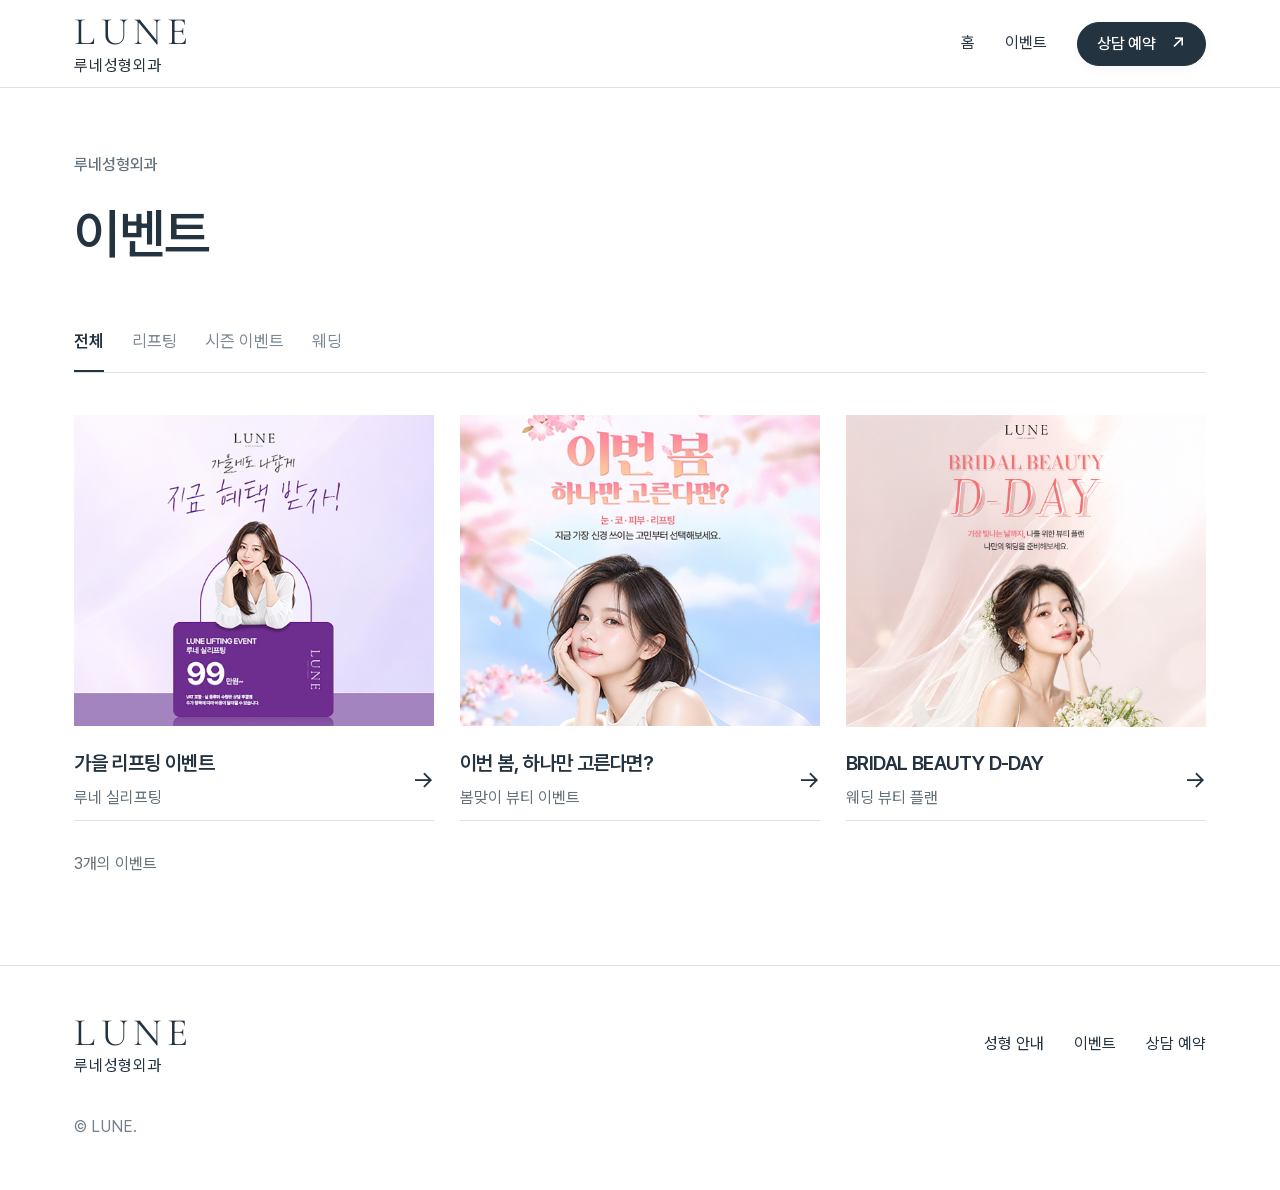
<file: projects/lune/site/events.html>
<!doctype html><html lang="ko"><head><meta charset="utf-8"><meta name="viewport" content="width=device-width,initial-scale=1"><title>LUNE | 이벤트</title><link rel="stylesheet" href="css/fonts.css"><link rel="stylesheet" href="css/home.css"><link rel="stylesheet" href="css/subpage.css"><link rel="stylesheet" href="css/home_responsive.css"><link rel="stylesheet" href="css/responsive.css"><link rel="icon" type="image/svg+xml" href="assets/brand/favicon.svg"><link rel="icon" href="favicon.ico" sizes="any"><link rel="apple-touch-icon" href="assets/brand/apple-touch-icon.png"></head><body><a class="skip-link" href="#main">본문으로 이동</a><header class="sub-header"><a class="brand" href="index.html" aria-label="루네성형외과 홈"><strong>LUNE</strong><span>루네성형외과</span></a><nav aria-label="페이지 메뉴"><a href="index.html">홈</a><a href="events.html">이벤트</a><button data-open-consult>상담 예약</button></nav></header><main id="main"><section class="event-list-heading"><p class="eyebrow">루네성형외과</p><h1>이벤트</h1><div class="event-filters" role="group" aria-label="이벤트 분야"><button class="is-active" data-filter="전체" aria-pressed="true">전체</button><button data-filter="리프팅" aria-pressed="false">리프팅</button><button data-filter="시즌 이벤트" aria-pressed="false">시즌 이벤트</button><button data-filter="웨딩" aria-pressed="false">웨딩</button></div></section><section class="sub-section event-list-body"><div class="event-grid"><a class="event-card uploaded-promotion reveal" href="event-lifting.html" data-category="리프팅"><div class="event-art event-art-uploaded"><div class="promotion-thumb-stage"><img src="assets/images/promotion-lifting-thumbnail.jpg" alt="가을 리프팅 이벤트 썸네일" width="2048" height="1770" loading="lazy"></div></div><div class="event-card-meta"><div><h3>가을 리프팅 이벤트</h3><p>루네 실리프팅</p></div><span aria-hidden="true">→</span></div></a><a class="event-card uploaded-promotion reveal" href="event-spring.html" data-category="시즌 이벤트"><div class="event-art event-art-uploaded"><div class="promotion-thumb-stage"><img src="assets/images/promotion-spring-thumbnail.jpg" alt="이번 봄, 하나만 고른다면? 썸네일" width="2048" height="1770" loading="lazy"></div></div><div class="event-card-meta"><div><h3>이번 봄, 하나만 고른다면?</h3><p>봄맞이 뷰티 이벤트</p></div><span aria-hidden="true">→</span></div></a><a class="event-card uploaded-promotion reveal" href="event-bridal.html" data-category="웨딩"><div class="event-art event-art-uploaded"><div class="promotion-thumb-stage"><img src="assets/images/promotion-bridal-thumbnail.jpg" alt="BRIDAL BEAUTY D-DAY 썸네일" width="546" height="472" loading="lazy"></div></div><div class="event-card-meta"><div><h3>BRIDAL BEAUTY D-DAY</h3><p>웨딩 뷰티 플랜</p></div><span aria-hidden="true">→</span></div></a></div><p class="list-count" aria-live="polite"><span id="eventResultCount">3</span>개의 이벤트</p></section></main><footer class="site-footer"><a class="brand" href="index.html" aria-label="루네성형외과 홈"><strong>LUNE</strong><span>루네성형외과</span></a><div class="footer-links"><a href="index.html#signature">성형 안내</a><a href="events.html">이벤트</a><button data-open-consult>상담 예약</button></div><p>© LUNE.</p></footer><dialog class="consult-modal" id="consultModal" aria-labelledby="consultTitle" aria-describedby="consultDescription"><button class="modal-close" id="modalClose" aria-label="상담창 닫기">×</button><h2 id="consultTitle">상담 예약</h2><p class="modal-desc" id="consultDescription">관심 있는 항목을 선택해 주세요.</p><form id="consultForm"><label><span>이름</span><input name="name" autocomplete="name" required placeholder="이름"></label><label><span>연락처</span><input name="phone" type="tel" autocomplete="tel" required placeholder="010-0000-0000"></label><label><span>관심 항목</span><select name="treatment"><option>코성형</option><option>눈성형</option><option>윤곽성형</option><option>리프팅</option><option>봄 이벤트</option><option>웨딩 케어</option></select></label><button class="filled-btn" type="submit">상담 신청 <span>→</span></button></form><div class="form-success" id="formSuccess"><strong>입력 내용을 확인했습니다.</strong></div></dialog><script src="js/main.js"></script></body></html>
</file>
<file: main.css>
/* =========================================================
   01. FOUNDATION — white / charcoal / blue
   ========================================================= */
:root{--ink:#202328;--muted:#747a85;--line:#e6e8ed;--accent:#535de7;--paper:#fff;--wash:#f5f6f8}
*{box-sizing:border-box}html{scroll-behavior:smooth;scroll-padding-top:28px}body{margin:0;background:var(--paper);color:var(--ink);font:400 15px/1.6 Pretendard,-apple-system,BlinkMacSystemFont,'Segoe UI',sans-serif;word-break:keep-all}h1,h2,h3,p{margin:0}a{color:inherit;text-decoration:none}button{font:inherit;color:inherit;cursor:pointer}img{display:block;max-width:100%}[hidden]{display:none!important}button,a{-webkit-tap-highlight-color:transparent}:focus-visible{outline:2px solid var(--accent);outline-offset:5px}.wrap{max-width:1360px;margin:auto;padding:0 64px}.eyebrow{font-size:11px;font-weight:600;letter-spacing:1.3px;color:var(--muted)}
/* =========================================================
   03. HEADER / HERO
   ========================================================= */
.header{height:100px;display:flex;align-items:center;justify-content:space-between}.logo{font-size:19px;font-weight:650;letter-spacing:-.6px;display:flex;align-items:center;gap:9px}.logo-dot{width:6px;height:6px;background:var(--accent);border-radius:50%}.nav{display:flex;gap:32px;font-size:13px}.nav a{padding:12px 0}.nav a:hover{color:var(--accent)}.hero{padding-top:84px;padding-bottom:100px}.hero-top{display:flex;justify-content:space-between;align-items:center;gap:20px;margin-bottom:35px}.hero-top .eyebrow{color:var(--ink)}.hero-year{font-size:11px;color:var(--muted)}.hero-grid{display:grid;grid-template-columns:1.5fr 1fr;gap:70px;align-items:end}.hero h1{font-size:clamp(43px,4.7vw,66px);font-weight:600;line-height:1.25;letter-spacing:-3.3px}.hero h1 span{color:var(--accent)}.hero-copy{font-size:16px;color:#525862;line-height:1.85;padding-bottom:5px}.hero-copy p+p{margin-top:15px;font-size:13px;color:var(--muted)}.hero-link{display:inline-flex;gap:30px;align-items:center;margin-top:32px;font-size:13px;border-bottom:1px solid #a7acb6;padding-bottom:8px}.hero-link span{transition:transform .2s}.hero-link:hover span{transform:translateY(3px)}.scope-row{display:grid;grid-template-columns:1fr 1fr;gap:48px;margin-top:75px;border-top:1px solid var(--line);padding-top:22px}.scope-item{display:flex;align-items:baseline;gap:24px}.scope-item b{font-size:13px;font-weight:550;min-width:90px}.scope-item p{font-size:12px;color:var(--muted)}
/* =========================================================
   04. PROJECTS — actual work first, concepts second
   ========================================================= */
.work{padding-top:58px;padding-bottom:105px;border-top:1px solid var(--line)}.section-top{display:flex;justify-content:space-between;align-items:end;gap:24px;margin-bottom:28px}.section-top h2{font-size:32px;font-weight:550;line-height:1.2;letter-spacing:-1px}.section-top p{font-size:12px;color:var(--muted)}.ysh-filters{display:flex;gap:22px;margin-bottom:32px}.ysh-filters button{font-size:12px;border:0;background:none;color:var(--muted);padding:6px 0;border-bottom:1px solid transparent}.ysh-filters button[aria-pressed=true]{color:var(--ink);border-color:var(--ink)}.ysh-grid{display:grid;grid-template-columns:1fr 1fr;gap:52px 30px}.ysh-project{min-width:0}.ysh-open{border:0;background:none;padding:0;text-align:left;width:100%;display:block}.ysh-project-visual{position:relative;aspect-ratio:1.44;overflow:hidden;background:var(--wash);border-radius:4px}.ysh-project-visual img{transition:transform .35s ease}.ysh-open:hover .ysh-project-visual img{transform:scale(1.025)}.ysh-concept{position:absolute;left:16px;top:16px;z-index:2;background:#ffffffed;color:#60656e;font-size:10px;padding:5px 9px;border-radius:3px}.ysh-kor{background:#f8c746;display:flex;align-items:center;justify-content:center;padding:50px 18px 10px}.ysh-kor-title{position:absolute;left:27px;top:22px;font-size:28px;font-weight:800;letter-spacing:-1px;color:#a83220}.ysh-kor-products{height:95%;width:85%;display:flex;align-items:center;justify-content:center}.ysh-kor-products img{height:93%;width:39%;object-fit:contain;margin:0 -3%;filter:drop-shadow(0 10px 7px #92430b1c)}.ysh-kor-products img:first-child{transform:rotate(-10deg)}.ysh-kor-products img:last-child{transform:rotate(10deg)}.ysh-kor-detail{background:#fff1e5;padding:40px 30px 22px;display:grid;grid-template-columns:1fr 1fr;align-items:center}.ysh-kor-detail h3{font-size:30px;font-weight:650;line-height:1.3;letter-spacing:-1.5px;color:#c74725}.ysh-kor-detail p{font-size:10px;line-height:1.7;color:#92583e;margin-top:14px}.ysh-kor-detail img{height:235px;width:100%;object-fit:contain;filter:drop-shadow(0 10px 7px #9d4b2615)}.ysh-eclat>img{height:100%;width:100%;object-fit:cover;object-position:center 30%}.ysh-eclat-word{position:absolute;left:25px;bottom:25px;font:400 40px/1 Georgia,serif;color:white;text-shadow:0 1px 8px #3334}.ysh-eclat-word small{display:block;font:400 9px/1.4 Pretendard,sans-serif;letter-spacing:1.3px;margin-bottom:10px}.ysh-onface{background:#edf2f7;padding:34px 27px 0}.ysh-onface-word{font-size:32px;font-weight:500;line-height:1.1;letter-spacing:-1.2px;color:#365174;margin:10px 0 15px}.ysh-onface-word small{display:block;font-size:10px;font-weight:400;letter-spacing:.6px;margin-top:9px}.ysh-onface img{width:60%;height:72%;object-fit:cover;object-position:center 17%;margin-left:auto}.ysh-onface-mark{position:absolute;left:27px;bottom:25px;font-size:9px;letter-spacing:1px;color:#62768e}.ysh-credit{display:flex;justify-content:space-between;align-items:start;gap:12px;padding-top:19px}.ysh-credit h3{font-size:17px;font-weight:550;line-height:1.4;letter-spacing:-.4px}.ysh-credit p{font-size:12px;color:var(--muted);margin-top:4px}.ysh-project-num{font-size:11px;color:#9297a0}.ysh-credit-role{display:flex;gap:12px;font-size:11px;color:var(--muted);margin-top:10px}.ysh-credit-role span+span{border-left:1px solid var(--line);padding-left:12px}.ysh-detail{padding:32px;margin-top:38px;background:var(--wash);border-radius:4px;scroll-margin-top:24px}.ysh-detail-top{display:flex;justify-content:space-between;gap:25px}.ysh-detail h3{font-size:26px;font-weight:550;margin:10px 0 15px}.ysh-detail-copy{max-width:780px;font-size:14px;line-height:1.85;color:#606772}.ysh-close{background:none;border:1px solid #ccd0d8;padding:6px 14px;align-self:start;font-size:12px}.ysh-detail-roles{display:grid;grid-template-columns:1fr 1fr;gap:35px;margin-top:25px}.ysh-detail-roles div{border-top:1px solid #d5dae1;padding-top:16px}.ysh-detail-roles b{font-size:11px;color:var(--accent);letter-spacing:1px}.ysh-detail-roles p{font-size:13px;margin-top:9px;line-height:1.8}.ysh-detail-status{font-size:12px;color:var(--muted);margin-top:25px}
/* =========================================================
   05. ABOUT / FOOTER
   ========================================================= */
.about{background:var(--wash);padding:80px 0}.about-grid{display:grid;grid-template-columns:1fr 1.25fr;gap:90px}.about h2{font-size:32px;line-height:1.45;letter-spacing:-1.3px;font-weight:550;margin-top:18px}.about-lead{font-size:14px;line-height:1.9;color:#5f6672;margin-bottom:30px}.skill-row{display:grid;grid-template-columns:100px 1fr;gap:20px;border-top:1px solid #dce0e6;padding:20px 0}.skill-row h3{font-size:13px;font-weight:550}.skill-row p{font-size:13px;color:#626a75;line-height:1.8}.tools{font-size:10px;color:var(--muted);margin-top:12px;letter-spacing:.3px}.footer{padding-top:55px;padding-bottom:28px}.footer-top{display:flex;justify-content:space-between;gap:25px;align-items:end;padding-bottom:36px}.footer h2{font-size:23px;font-weight:550;letter-spacing:-.6px}.footer p{font-size:12px;color:var(--muted);margin-top:8px}.top-link{font-size:12px;padding:8px 0}.footer-bottom{display:flex;justify-content:space-between;gap:20px;border-top:1px solid var(--line);padding-top:22px;font-size:10px;color:var(--muted)}
@media(prefers-reduced-motion:reduce){html{scroll-behavior:auto}*,*::before,*::after{animation:none!important;transition:none!important}}

/* =========================================================
   06. V5 INTRO — pearl light / quiet copy / visible movement
   ========================================================= */
body.intro-active{overflow:hidden}
.intro{position:fixed;inset:0;min-height:420px;z-index:40;display:grid;place-items:center;background:#fff;overflow:hidden;isolation:isolate;color:#2b3744}
.intro-top,.intro-bottom{position:absolute;left:6%;right:6%;display:flex;align-items:center;justify-content:space-between;gap:20px;z-index:3}.intro-top{top:28px}.intro-logo{font-size:17px;font-weight:500;letter-spacing:1.3px}.intro-skip{border:0;background:none;font-size:12px;color:#6d7986;padding:12px 0}.intro-bottom{bottom:27px;font-size:10px;letter-spacing:1.3px;color:#8993a0}
.intro-glow{position:absolute;left:50%;top:49%;width:min(1000px,120vw);height:450px;pointer-events:none;z-index:-1;filter:blur(25px);border-radius:50%}.glow-blue{background:radial-gradient(ellipse,#dce9faab, #e8eaff55 43%,transparent 72%);transform:translate(-50%,-50%) rotate(-22deg);animation:pearl-drift 7s ease-in-out infinite alternate}.glow-peach{background:radial-gradient(ellipse,#ffe7e45c,#fff4e74f 45%,transparent 72%);transform:translate(-46%,-43%) rotate(22deg);animation:pearl-drift-peach 9s ease-in-out infinite alternate}
.intro-ring{position:absolute;left:50%;top:49%;width:min(790px,100vw);height:300px;border:1px solid #a8bed331;border-radius:50%;pointer-events:none;z-index:-1;mask-image:linear-gradient(90deg,transparent,#000 30%,#000 70%,transparent)}.ring-one{transform:translate(-50%,-50%) rotate(-23deg);animation:ring-drift-one 10s ease-in-out infinite alternate}.ring-two{width:min(900px,110vw);height:260px;border-color:#d9bab82b;transform:translate(-50%,-50%) rotate(25deg);animation:ring-drift-two 12s ease-in-out infinite alternate}
.intro-sparkles{position:absolute;inset:0;z-index:-1;pointer-events:none}.intro-sparkles i{position:absolute;left:var(--x);top:var(--y);width:3px;height:3px;border-radius:50%;background:#a5bbd3;animation:sparkle-drift var(--duration) var(--delay) ease-in-out infinite alternate}.intro-sparkles i:nth-child(3n){width:2px;height:2px;background:#b9a9a1}
.intro-content{text-align:center;padding:60px 24px 35px;position:relative;z-index:2}.intro-kicker{font-size:10px;letter-spacing:2.5px;color:#7d8c9e;animation:intro-copy-in .9s .05s both}.intro h2{font-size:clamp(50px,6vw,76px);line-height:1.25;font-weight:400;letter-spacing:5px;margin:24px 0 20px;animation:intro-copy-in 1s .15s both}.intro-sub{font-size:13px;letter-spacing:.8px;color:#687b8d;animation:intro-copy-in 1s .3s both}.intro-enter{display:inline-flex;align-items:center;gap:35px;border:0;border-bottom:1px solid #a8b9c8;background:transparent;padding:12px 2px;margin-top:34px;font-size:13px;color:#496278;animation:intro-copy-in 1s .45s both;transition:color .2s,border-color .2s}.intro-enter span{transition:transform .25s}.intro-enter:hover{color:#293e54;border-color:#5c7690}.intro-enter:hover span{transform:translateX(5px)}.intro-enter:disabled{cursor:default}
.intro-sweep{position:absolute;left:-70%;top:-35%;height:170%;width:50%;background:linear-gradient(90deg,transparent,#ffffffcf,#fff,transparent);transform:rotate(22deg);filter:blur(12px);z-index:4;pointer-events:none}.intro.is-leaving .intro-sweep{animation:intro-sweep .95s cubic-bezier(.25,.5,.35,1) both}.intro.is-leaving .intro-content{animation:intro-exit .8s ease both}.intro.is-leaving .intro-top,.intro.is-leaving .intro-bottom{opacity:0;transition:opacity .4s}.intro.is-leaving{animation:intro-overlay-exit .95s ease both}.intro.is-leaving .intro-ring{animation:none;opacity:0;transition:opacity .65s}
@keyframes intro-copy-in{from{opacity:0;transform:translateY(13px);filter:blur(3px)}to{opacity:1;transform:none;filter:blur(0)}}
@keyframes pearl-drift{to{transform:translate(-47%,-52%) rotate(-10deg) scale(1.07)}}@keyframes pearl-drift-peach{to{transform:translate(-53%,-47%) rotate(12deg) scale(1.05)}}
@keyframes ring-drift-one{to{transform:translate(-50%,-50%) rotate(-15deg) scale(1.025)}}@keyframes ring-drift-two{to{transform:translate(-50%,-50%) rotate(16deg) scale(1.04)}}
@keyframes sparkle-drift{from{opacity:.12;transform:translateY(9px)}to{opacity:.65;transform:translateY(-10px)}}
@keyframes intro-sweep{from{left:-70%}to{left:140%}}@keyframes intro-exit{to{opacity:0;transform:translateY(-12px);filter:blur(4px)}}@keyframes intro-overlay-exit{0%,55%{opacity:1}100%{opacity:0}}
/* =========================================================
   07. V5 MAIN — project preview / entry / hover / reveal
   ========================================================= */
.intro-replay{border:0;background:none;font-size:11px;color:var(--muted);padding:12px 0 12px 20px;border-left:1px solid var(--line)}.nav{align-items:center;gap:26px}.hero{padding-top:42px;padding-bottom:72px}.hero-grid{grid-template-columns:1.2fr 1fr;gap:50px;align-items:center}.hero h1{font-size:clamp(39px,4.3vw,59px);letter-spacing:-2.8px}.hero-copy{margin-top:28px;font-size:14px}.hero-copy p+p{font-size:12px}.scope-row{margin-top:55px}.hero-showcase{position:relative;padding:8px 0 52px 32px;max-width:540px;width:100%;margin:auto}.hero-showcase:before{content:'';position:absolute;inset:-30px -20px 0;background:radial-gradient(ellipse,#edf1ff80,transparent 70%);z-index:-1}.preview-browser{padding:0;display:block;position:relative;width:100%;border:1px solid #e6e8ee;border-radius:7px;background:#fff;text-align:left;box-shadow:0 20px 50px #2434530d;transform:perspective(900px) rotateY(-5deg) rotateX(2deg);transition:transform .35s ease,box-shadow .35s ease;overflow:hidden}.preview-browser:hover{transform:perspective(900px) rotateY(0) rotateX(0) translateY(-4px);box-shadow:0 24px 55px #24345319}.preview-chrome{display:flex;align-items:center;justify-content:space-between;gap:10px;padding:14px 17px;font-size:8px;letter-spacing:.8px;color:#7b838f}.window-dots{display:flex;gap:4px}.window-dots i{width:4px;height:4px;border-radius:50%;background:#d4d9e2}.preview-brand{display:block;position:relative;background:#f7c74b;aspect-ratio:1.27;padding:25px 20px 10px;color:#a73925;overflow:hidden}.preview-brand>b{display:block;font-size:30px;line-height:1.1;letter-spacing:-1.5px;font-weight:800}.preview-brand>span{display:block;font-size:9px;margin-top:6px}.preview-brand .ysh-kor-products{width:92%;height:79%;margin:5px auto 0}.preview-brand .ysh-kor-products img{height:100%;width:39%}.preview-bottom{display:flex;justify-content:space-between;padding:13px 18px;font-size:8px;letter-spacing:1px;color:#76808d}.preview-note{position:absolute;left:0;bottom:27px;width:220px;background:#fff;border:1px solid #e4e8ef;border-radius:5px;padding:21px;box-shadow:0 12px 35px #2434530e;animation:preview-float 6s ease-in-out infinite alternate}.preview-note-label{font-size:8px;letter-spacing:1.2px;color:#7e8b9c}.preview-note-line{display:flex;justify-content:space-between;align-items:center;margin:13px 0 9px}.preview-note-line b{font-size:22px;font-weight:500;letter-spacing:-.8px}.preview-note-line i{font-style:normal;color:var(--accent);font-size:24px}.preview-note-small{font-size:10px;color:var(--muted)}.preview-caption{position:absolute;right:0;bottom:4px;font-size:9px;color:#9399a3}.project-hint{position:absolute;right:15px;bottom:15px;z-index:3;background:#fff;border-radius:24px;padding:10px 15px;font-size:11px;color:#465166;opacity:0;transform:translateY(9px);transition:opacity .25s,transform .25s;pointer-events:none}.ysh-open:hover .project-hint,.ysh-open:focus-visible .project-hint{opacity:1;transform:none}.ysh-project-visual{transition:box-shadow .3s,transform .3s;will-change:transform}.ysh-open:hover .ysh-project-visual{box-shadow:0 15px 35px #26395910}.motion-ready .reveal{opacity:0;transform:translateY(28px);transition:opacity .75s ease,transform .75s cubic-bezier(.2,.7,.3,1)}.motion-ready .reveal.is-visible{opacity:1;transform:none}.motion-ready .reveal:nth-child(2n){transition-delay:.1s}.is-entering .hero-text{animation:main-enter .85s .18s both}.is-entering .hero-showcase{animation:main-enter 1s .3s both}.is-entering .hero-top,.is-entering .scope-row{animation:main-enter .8s .1s both}@keyframes main-enter{from{opacity:0;transform:translateY(18px)}to{opacity:1;transform:none}}@keyframes preview-float{to{transform:translateY(-7px)}}
@media(hover:none){.project-hint{opacity:1;transform:none;padding:7px 10px;font-size:10px;background:#fffffff0}}@media(prefers-reduced-motion:reduce){.motion-ready .reveal{opacity:1;transform:none}.intro.is-leaving{opacity:0}.preview-browser{transform:none}.intro-sparkles i{opacity:.35}}

/* =========================================================
   08. V6 INTRO — editorial typography + sculptural ribbons
   ========================================================= */
:root{--accent:#7777c9;--ink:#303248;--muted:#7c8196;--line:#e9e9f1;--wash:#f7f7fc}
.intro{background:linear-gradient(120deg,#fafaff 0%,#fff 43%,#fafcff 100%);color:#393c53}
.intro-top,.intro-bottom{left:6.5%;right:6.5%}.intro-top{top:30px}.intro-logo{font-size:19px;letter-spacing:.5px;font-weight:600}.intro-logo-dot{color:#9295d5}.intro-skip{color:#7c8196}.intro-bottom{color:#8c90a2;font-size:9px;letter-spacing:1.2px}.intro-layout{position:relative;width:min(1320px,87%);margin:auto;display:grid;grid-template-columns:1.18fr 1fr;align-items:center;gap:15px;min-height:510px}.intro-content{padding:40px 0;text-align:left;z-index:2}.intro-kicker{display:flex;align-items:center;gap:12px;font-size:10px;letter-spacing:2px;color:#86849d}.intro-kicker>span{width:28px;height:1px;background:#a2a4cb}.intro h2{font-size:clamp(56px,5.9vw,87px);font-weight:450;letter-spacing:-4.5px;line-height:1.12;margin:29px 0 33px;color:#383b50}.intro-heading-bottom{white-space:nowrap;display:inline-block;color:#77799e}.intro-heading-bottom i{font:italic 400 1em/1 Georgia,serif;margin-right:8px;color:#9899c6}.title-dot{color:#babbe1}.intro-person{display:flex;align-items:center;gap:16px;animation:intro-copy-in 1s .28s both}.intro-person b{font-size:16px;font-weight:550;letter-spacing:1px}.intro-person>span{font-size:11px;padding-left:16px;border-left:1px solid #d9d9e5;color:#8b8b9f}.intro-sub{font-size:11px;letter-spacing:.4px;margin-top:13px;color:#8a8ca1}.intro-enter{border:1px solid #e6e5f1;border-radius:40px;padding:13px 22px;gap:36px;background:#fff9;box-shadow:0 7px 22px #6e6b9d0b;font-size:12px;color:#6a6d97;margin-top:29px;transition:background .3s,border-color .3s,box-shadow .3s,transform .3s}.intro-enter:hover{background:#fff;border-color:#bcbce0;box-shadow:0 9px 25px #6e6b9d16;transform:translateY(-2px)}.intro-enter:hover span{transform:translate(3px,-3px)}
.intro-color{position:absolute;border-radius:50%;z-index:-1;pointer-events:none;filter:blur(55px)}.color-lilac{width:620px;height:580px;right:2%;top:12%;background:radial-gradient(ellipse,#dcd5f9a3,transparent 70%);animation:color-breathe 8s ease-in-out infinite alternate}.color-sky{width:530px;height:490px;right:14%;top:23%;background:radial-gradient(ellipse,#d4e8fb9c,transparent 73%);animation:color-breathe 11s ease-in-out infinite alternate-reverse}.color-peach{width:580px;height:470px;left:-16%;bottom:-10%;background:radial-gradient(ellipse,#f7e0e473,transparent 72%)}.intro-flow{position:absolute;inset:0;width:100%;height:100%;opacity:.58;pointer-events:none;z-index:-1}.intro-art-wrap{position:relative;min-width:0;height:490px;display:grid;place-items:center;animation:art-in 1.4s .2s both}.ribbon-art{position:relative;width:116%;max-width:none;height:auto;overflow:visible;z-index:1;transform:rotate(-8deg);animation:sculpture-float 9s ease-in-out infinite alternate}.art-coordinate{position:absolute;bottom:12%;right:8%;font-size:8px;letter-spacing:2px;color:#9b9eb8;z-index:2}.art-orbit{position:absolute;width:105%;height:70%;border:1px solid #c5c9e757;border-radius:50%;transform:rotate(-28deg);z-index:0}.art-orbit:before{content:'';position:absolute;left:6%;top:23%;width:5px;height:5px;background:#bfc5ea;border:3px solid #f9faff;border-radius:50%;box-sizing:content-box}.intro.is-leaving .intro-art-wrap{animation:art-exit .9s ease both}.intro.is-leaving .intro-content{animation:intro-exit .85s ease both}
@keyframes sculpture-float{to{transform:translateY(-13px) rotate(0deg)}}@keyframes color-breathe{to{transform:translate(-4%,3%) scale(1.12);opacity:.75}}@keyframes art-in{from{opacity:0;transform:translateY(22px) scale(.96)}to{opacity:1;transform:none}}@keyframes art-exit{to{opacity:0;transform:translate(30px,-15px) scale(1.06)}}
/* =========================================================
   09. V6 MAIN — soft atmosphere / layered work composition
   ========================================================= */
.header{height:94px}.logo-dot{background:#9294cd}.hero-stage{position:relative;isolation:isolate;overflow:hidden;background:linear-gradient(128deg,#f8f8ff 1%,#fff 51%,#f9f9ff 100%)}.stage-glow{position:absolute;border-radius:50%;pointer-events:none;z-index:-1;filter:blur(30px)}.stage-glow-one{width:750px;height:540px;right:-150px;top:-35px;background:radial-gradient(ellipse,#dfdff775,transparent 72%)}.stage-glow-two{width:650px;height:390px;left:-260px;bottom:-150px;background:radial-gradient(ellipse,#f5dfe573,transparent 72%)}.hero-flow{position:absolute;inset:0;width:100%;height:100%;z-index:-1;pointer-events:none}.hero{padding-top:48px;padding-bottom:64px}.hero-top{margin-bottom:20px}.hero-label{display:inline-flex;align-items:center;gap:10px;background:#fff9;border:1px solid #ecebf3;border-radius:30px;padding:8px 13px;font-weight:500;font-size:9px;letter-spacing:.8px}.hero-label>i{width:5px;height:5px;border-radius:50%;background:#a0a2d8;box-shadow:0 0 0 4px #a0a2d80e}.hero-grid{gap:54px;grid-template-columns:1.08fr 1fr}.hero h1{font-size:clamp(38px,4.2vw,57px);font-weight:550;letter-spacing:-2.6px;line-height:1.35}.hero h1>span{color:#7779ab}.hero-copy{color:#6f7487;font-size:13px;margin-top:25px}.hero-copy p+p{font-size:11px;color:#9a9aab}.hero-link{border:1px solid #dedeea;background:#fff;border-radius:32px;padding:11px 20px;gap:25px;box-shadow:0 8px 20px #58598507;font-size:11px;margin-top:25px;color:#606489}.hero-link:hover{border-color:#bdbeda}.hero-showcase{padding:33px 35px 54px 25px;max-width:550px;isolation:isolate}.hero-showcase:before{display:none}.showcase-halo{position:absolute;inset:10px -30px 0;border-radius:50%;background:radial-gradient(ellipse,#e5e7fbba,transparent 70%);z-index:-1}.showcase-orbit{position:absolute;inset:15% -7% 15%;border:1px solid #ccd0e977;border-radius:50%;transform:rotate(-25deg);z-index:-1}.showcase-orbit:before{content:'';position:absolute;width:6px;height:6px;right:10%;top:16%;background:#b8bce2;border-radius:50%}.preview-browser{border-color:#e7e5f2;box-shadow:0 22px 55px #55528013;transform:perspective(1000px) rotateY(-6deg) rotateX(3deg) rotate(-2deg)}.preview-browser:hover{transform:perspective(1000px) rotateY(0) rotateX(0) rotate(-1deg) translateY(-5px)}.preview-chrome{padding:13px 17px;background:#fff;font-size:7px;letter-spacing:.7px}.preview-brand{background:linear-gradient(145deg,#f7ce66,#f5c548);aspect-ratio:1.17;padding:26px 23px 0;position:relative}.preview-brand>b{font-size:29px;letter-spacing:-1.5px}.preview-brand>span{font-size:8px;margin-top:6px}.preview-brand .ysh-kor-products{display:flex!important;position:absolute;inset:82px 14px 23px;margin:0;width:auto;height:auto;justify-content:center;align-items:center}.preview-brand .ysh-kor-products img{display:block;height:96%;width:39%;max-width:42%;object-fit:contain;flex-shrink:1;margin:0 -3%;filter:drop-shadow(0 10px 7px #91421b20)}.preview-brand .ysh-kor-products img:nth-child(2){transform:translateY(-8px);z-index:1}.preview-bottom{padding:12px 16px;background:#fff;font-size:7px}.preview-note{width:191px;padding:19px;left:-5px;bottom:36px;border-color:#e7e5f2;background:linear-gradient(150deg,#ffffffed,#f4f3ffed);backdrop-filter:blur(12px);box-shadow:0 12px 35px #68609212;z-index:3}.preview-note-label{font-size:7px;color:#9895b5}.preview-note-line{margin:11px 0 8px}.preview-note-line b{font-size:20px;color:#5c607e}.preview-note-line i{font-size:22px}.preview-note-small{font-size:9px;color:#a2a0b3}.design-seal{position:absolute;right:5px;top:1px;width:96px;height:96px;background:linear-gradient(145deg,#f5f3ffdb,#fff9);border:1px solid #e4e1f3;border-radius:50%;display:flex;flex-direction:column;justify-content:center;align-items:center;gap:6px;z-index:3;box-shadow:0 10px 30px #77729c0c;transform:rotate(12deg)}.design-seal>span{font-size:20px;font-weight:400;letter-spacing:1px;color:#9090b7}.design-seal>small{font-size:5px;letter-spacing:.6px;color:#9e9cba}.preview-phone{position:absolute;right:0;bottom:47px;width:105px;height:197px;z-index:4;background:#fff;border:1px solid #dfddec;border-radius:16px;padding:7px;box-shadow:0 15px 32px #58517720;transform:rotate(7deg);pointer-events:none}.phone-camera{position:absolute;top:7px;left:50%;transform:translateX(-50%);height:4px;width:27px;background:#d9d6e4;border-radius:5px;z-index:3}.phone-screen{width:100%;height:100%;border-radius:10px;background:#fff4e3;overflow:hidden;padding:18px 9px 10px;display:flex;flex-direction:column;align-items:center}.phone-brand{font-size:11px;letter-spacing:-.6px;font-weight:800;color:#c45237;align-self:start}.phone-screen img{height:94px;width:100%;object-fit:contain;margin:5px 0}.phone-rule{width:85%;height:3px;border-radius:3px;background:#e4cbb4;flex-shrink:0;margin:3px 0}.phone-rule.short{width:58%;align-self:start;margin-left:6px;opacity:.65}.phone-chip{border-radius:10px;background:#fff;padding:3px 6px;color:#ca8168;font-size:5px;letter-spacing:.2px;margin-top:8px}.preview-caption{right:33px;font-size:8px;color:#a7a3b5;bottom:6px}.scope-row{border-color:#e3e2f0;margin-top:40px;padding-top:20px}.scope-item b{color:#6b6d8c;font-size:12px}.scope-item p{color:#a0a0b0;font-size:11px}
/* =========================================================
   10. V6 SECTIONS — signature strip / numbering / decorations
   ========================================================= */
.signature-strip{overflow:hidden;border-top:1px solid #eeecf4;border-bottom:1px solid #eeecf4;background:#faf9fe;padding:17px 0;position:relative}.signature-strip:before,.signature-strip:after{content:'';position:absolute;inset:0 auto 0 0;width:90px;background:linear-gradient(90deg,#faf9fe,transparent);z-index:1;pointer-events:none}.signature-strip:after{left:auto;right:0;transform:rotate(180deg)}.signature-track{display:flex;align-items:center;width:max-content;gap:48px;animation:signature-travel 32s linear infinite}.signature-track>span{font-size:22px;font-weight:400;letter-spacing:-.6px;color:#9591b0;white-space:nowrap}.signature-track>i{font-style:normal;font-size:22px;color:#cac4e7}.signature-strip:hover .signature-track{animation-play-state:paused}@keyframes signature-travel{to{transform:translateX(-50%)}}
.work{border-top:0;padding-top:73px}.section-top h2{display:flex;align-items:center;gap:15px;font-size:31px;color:#42445c;font-weight:500;letter-spacing:-1px}.section-index{font-size:9px;font-weight:400;letter-spacing:.5px;align-self:start;margin-top:5px;color:#a8a3be}.section-flower{color:#b8b1d5;font-size:25px;margin-left:5px;animation:flower-turn 22s linear infinite}.ysh-filters button[aria-pressed=true]{color:#8380b3;border-color:#9a96c2}.ysh-project-visual{border-radius:10px;box-shadow:0 4px 20px #5a517207;border:1px solid #ece9f040}.ysh-credit h3{color:#505064;font-size:16px}.ysh-credit p{font-size:11px;color:#a1a0ad}.ysh-credit-role{color:#a29db3;font-size:10px}.ysh-project-num{color:#b1acbf;font-size:10px}.ysh-credit-role span+span{border-color:#e5e1ee}.ysh-concept{border-radius:20px;color:#918798;font-size:9px;padding:6px 11px;background:#ffffffdf}.project-hint{color:#777092;box-shadow:0 4px 12px #403f5710}.about{position:relative;isolation:isolate;overflow:hidden;background:linear-gradient(120deg,#f7f7fd,#fdfbfc);border-top:1px solid #f0edf5}.about h2{color:#5b5b78;font-size:33px;font-weight:450;line-height:1.5}.about-lead{color:#9090a3;font-size:13px}.skill-row{border-color:#e9e5f0}.skill-row h3{color:#797591}.skill-row p{color:#9b97aa;font-size:12px}.about-decor{position:absolute;left:-40px;bottom:-125px;width:440px;height:440px;z-index:-1;opacity:.75;pointer-events:none}.about-decor span{position:absolute;inset:0;border:1px solid #dad6ec;border-radius:50%;transform:rotate(35deg) scaleX(.52)}.about-decor span+span{transform:rotate(-35deg) scaleX(.52);border-color:#e4d7e4}.footer h2{color:#68627c}.footer-bottom{border-color:#e9e5f0;color:#aaa4b7}.footer p{color:#aaa4b7}@keyframes flower-turn{to{transform:rotate(360deg)}}
@media(prefers-reduced-motion:reduce){.signature-track{transform:none}.intro.is-leaving{opacity:0}.intro-art-wrap,.ribbon-art{transform:none}.preview-browser{transform:none}}

.ribbon-core{transition:transform .5s ease-out;transform-origin:center;will-change:transform}

/* Finishing: readable secondary text / seamless repeating strip */
:root{--muted:#74758b}.intro-sub{color:#77768e}.intro-person>span{color:#79768e}.hero-copy p+p{color:#808096}.preview-caption{color:#888398}.scope-item p{color:#848194}.ysh-credit p{color:#817c90}.ysh-credit-role{color:#888097}.about-lead{color:#79778e}.skill-row p{color:#858093}.footer p,.footer-bottom{color:#8b8399}.signature-track{gap:0}.signature-group{display:flex;align-items:center;gap:48px;padding-right:48px;flex-shrink:0}.signature-group>span{font-size:22px;font-weight:400;letter-spacing:-.6px;color:#9591b0;white-space:nowrap}.signature-group>i{font-style:normal;font-size:22px;color:#cac4e7}

/* =========================================================
   11. V7 — CONTINUOUS BACKGROUND / FRONT-FACING PREVIEW
   ========================================================= */
:root{--opening-bg:linear-gradient(90deg,#f9f9ff 0%,#fff 49%,#f9f9ff 100%)}
.header-area,.hero-stage{background:var(--opening-bg)}.header{background:transparent;border:0;box-shadow:none}.stage-glow-one{top:140px}.preview-browser,.preview-browser:hover{transform:none}.preview-browser:hover{box-shadow:0 24px 55px #5552801a}.preview-phone,.design-seal,.preview-note{transform:none;animation:none}.preview-brand .ysh-kor-products img:first-child,.preview-brand .ysh-kor-products img:last-child{transform:none}.ysh-kor-products img:first-child,.ysh-kor-products img:last-child{transform:none}.ysh-project-visual{will-change:auto}.preview-note{width:248px;padding:22px;bottom:76px}.preview-phone{width:118px;height:214px;bottom:88px}.phone-screen img{height:105px}.phone-camera{top:8px}.phone-chip{display:block;width:66%;height:6px;border-radius:4px;background:#eacbad;margin-top:10px;padding:0}.design-seal{width:85px;height:85px;gap:0}.design-seal>span{font-size:24px}.hero-showcase{padding-bottom:112px}.preview-caption{bottom:4px;left:0;right:0;text-align:center;line-height:1.5}.preview-note-line{margin:12px 0}.preview-note-small{display:block}.preview-brand{aspect-ratio:1.15}.preview-brand .ysh-kor-products{inset:104px 13px 25px}.preview-chrome{padding:15px 17px}.preview-bottom{padding:15px 17px}
/* =========================================================
   12. V7 — TYPE SCALE (16px base for readable UI)
   ========================================================= */
body{font-size:16px;line-height:1.7}.nav,.intro-replay,.intro-skip,.eyebrow,.hero-label,.hero-year,.hero-copy,.hero-copy p+p,.hero-link,.scope-item b,.scope-item p,.section-top p,.ysh-filters button,.ysh-credit p,.ysh-credit-role,.ysh-project-num,.ysh-concept,.project-hint,.ysh-detail-copy,.ysh-close,.ysh-detail-roles b,.ysh-detail-roles p,.ysh-detail-status,.about-lead,.skill-row h3,.skill-row p,.tools,.footer p,.top-link,.footer-bottom,.intro-kicker,.intro-sub,.intro-person>span,.intro-enter,.intro-bottom,.art-coordinate,.preview-chrome,.preview-bottom,.preview-caption,.preview-note-label,.preview-note-small{font-size:16px}.logo{font-size:22px}.intro-logo{font-size:22px}.hero-label{font-weight:450;letter-spacing:.1px;padding:9px 15px}.hero-year{letter-spacing:0}.hero-top{flex-wrap:wrap;gap:15px}.hero-copy{line-height:1.85}.hero-copy p+p{margin-top:17px}.hero-link{padding:12px 22px;gap:25px;margin-top:26px}.scope-item b{min-width:100px}.scope-item p{line-height:1.7}.scope-row{gap:35px}.ysh-credit h3{font-size:22px}.ysh-credit p{margin-top:7px}.ysh-credit-role{margin-top:13px;gap:12px;flex-wrap:wrap}.ysh-credit-role span+span{padding-left:12px}.ysh-project-num{padding-top:4px}.ysh-concept{padding:7px 13px}.ysh-filters{gap:27px;flex-wrap:wrap}.ysh-filters button{padding:8px 0}.section-top h2{font-size:36px}.section-index{font-size:16px;margin-top:5px}.section-flower{font-size:28px}.ysh-detail h3{font-size:30px}.ysh-detail-roles{gap:30px}.about h2{font-size:36px}.about-lead{line-height:1.9}.skill-row{grid-template-columns:110px 1fr;padding:23px 0;gap:20px}.skill-row p{line-height:1.85}.tools{line-height:1.8;letter-spacing:0;margin-top:14px}.footer h2{font-size:28px}.footer-bottom{line-height:1.7}.preview-chrome{font-size:16px;letter-spacing:0}.preview-chrome>span:nth-child(2){font-size:16px}.preview-bottom{font-size:16px;letter-spacing:0}.preview-brand>b{font-size:32px}.preview-brand>span{font-size:16px;letter-spacing:0}.preview-note-label{font-size:16px;letter-spacing:.2px}.preview-note-line b{font-size:24px}.preview-note-small{line-height:1.6}.preview-caption{font-size:16px;color:#817b91}.preview-note-line i{font-size:25px}.ysh-onface-word small{font-size:16px;line-height:1.6;letter-spacing:0}.ysh-onface-mark,.ysh-eclat-word small,.ysh-kor-detail p{font-size:16px;line-height:1.7;letter-spacing:.1px}.ysh-onface{padding-top:48px}.ysh-onface img{height:64%}.ysh-kor-detail{padding:35px 27px}.ysh-kor-detail h3{font-size:32px}.ysh-kor-detail p{margin-top:14px}.ysh-kor-detail img{height:260px}
/* =========================================================
   13. V7 — ALIGNED INTRO GEOMETRY
   ========================================================= */
.intro{min-height:0;display:block;overflow-x:hidden;overflow-y:auto}.intro-layout{width:min(1240px,87%);min-height:100%;padding:115px 0 105px;grid-template-columns:1.2fr 1fr;gap:50px;align-items:center}.intro-content{padding:0}.intro h2{font-size:clamp(58px,5.4vw,78px);letter-spacing:-3.9px;line-height:1.17;margin:27px 0 30px}.intro-heading-bottom{white-space:nowrap}.intro-person{gap:16px}.intro-person b{font-size:20px}.intro-person>span{line-height:1.5}.intro-sub{margin-top:15px;letter-spacing:0;line-height:1.7}.intro-kicker{font-size:16px;letter-spacing:1px}.intro-enter{font-size:16px;padding:14px 24px;gap:35px;margin-top:27px}.intro-art-wrap{position:relative;right:auto;top:auto;width:100%;height:auto;min-height:430px;opacity:1;display:flex;flex-direction:column;justify-content:center;align-items:center;animation:aligned-art-in 1.2s .2s both}.ribbon-art{display:block;width:min(430px,100%);max-width:100%;height:auto;transform:none;animation:aligned-art-float 8s ease-in-out infinite alternate}.ribbon-core{transform:none;will-change:auto;transition:none}.art-coordinate{position:static;align-self:center;right:auto;bottom:auto;font-size:16px;letter-spacing:1px;color:#84809b;margin-top:-8px;z-index:2;white-space:nowrap}.art-orbit{width:min(380px,88%);height:auto;aspect-ratio:1;border-radius:50%;top:50%;left:50%;transform:translate(-50%,-57%);border-color:#d2d1e554}.art-orbit:before{left:14%;top:14%;width:4px;height:4px}.intro-flow{opacity:.4}.intro-color{filter:blur(55px)}.color-lilac{right:0;top:12%;width:640px;height:560px}.color-sky{right:8%;top:25%;width:560px;height:470px}.intro-bottom{font-size:16px;letter-spacing:.6px}.intro-top{top:28px}.intro-skip{font-size:16px}.intro.is-leaving .intro-art-wrap{animation:aligned-art-exit .9s ease both}@keyframes aligned-art-in{from{opacity:0;transform:translateY(15px)}to{opacity:1;transform:none}}@keyframes aligned-art-float{to{transform:translateY(-8px)}}@keyframes aligned-art-exit{to{opacity:0;transform:translateY(-12px)}}

/* =========================================================
   14. V8 — PERSONAL SIGNATURE / SH LAYERED MONOGRAM
   ========================================================= */
.signature-icon{display:block;width:35px;height:25px;flex-shrink:0;color:#8386c2}.logo{gap:12px}.intro-logo{display:inline-flex;align-items:center;gap:12px}.intro-logo .signature-icon{width:35px;height:25px}.intro-art-wrap.signature-scene{min-height:430px;position:relative;cursor:default;isolation:isolate}.signature-scene:before{content:'';position:absolute;inset:8% -10%;z-index:-1;pointer-events:none;background:radial-gradient(ellipse,#dadff98c,transparent 70%);filter:blur(16px)}.signature-art{width:115%;max-width:580px;height:auto;overflow:visible;display:block;transition:filter .45s ease;filter:drop-shadow(0 15px 25px #8b8bb718)}.signature-scene .art-coordinate{font-size:16px;letter-spacing:1.1px;margin-top:12px;line-height:1.6;color:#83839e}.signature-layer{transition:transform .65s cubic-bezier(.2,.7,.3,1),opacity .8s;will-change:transform}.sheet-back{opacity:.8}.sheet-middle{opacity:.94}.signature-scene:hover .signature-art{filter:drop-shadow(0 18px 28px #8b8bb726)}.signature-scene:hover .sheet-back{transform:translate(-35px,30px)}.signature-scene:hover .sheet-middle{transform:translate(-17px,15px)}.intro.is-leaving .signature-layer{transform:translate(0,0)!important;transition-duration:.6s}.intro.is-leaving .signature-art{filter:drop-shadow(0 2px 5px #8b8bb70b)}.intro.is-leaving .intro-art-wrap{animation:signature-exit .95s ease both}.intro.is-leaving .intro-content{animation:intro-exit .85s ease both}.intro-layout{grid-template-columns:1.17fr 1fr;gap:70px}.intro h2{letter-spacing:-3.3px;font-weight:450}.intro-heading-bottom{color:#71779f}.color-lilac{opacity:.8}.color-sky{opacity:.9}.hero-stage{isolation:isolate}.hero-signature{position:absolute;right:-7%;top:10%;width:min(790px,60vw);height:auto;color:#a7add9;opacity:.09;z-index:-1;pointer-events:none}.hero-flow{display:none}.showcase-orbit{display:none}.design-seal{border-radius:12px;transform:none;width:73px;height:73px;background:linear-gradient(140deg,#fff,#f0f2ff);box-shadow:0 8px 22px #6f70a711;border:1px solid #e3e6f7;right:4px;top:2px}.design-seal .signature-icon{width:43px;height:32px;color:#9a9eca}.section-flower{animation:none;display:grid;place-items:center;width:39px;height:31px;margin-left:5px}.section-flower .signature-icon{width:33px;height:23px;color:#aaaed4}.about-signature{position:absolute;width:460px;height:auto;left:-65px;bottom:-125px;color:#bcbbde;opacity:.18;pointer-events:none;z-index:-1}.preview-browser,.preview-browser:hover,.preview-phone,.preview-note{transform:none}.preview-browser{border-radius:12px;box-shadow:0 22px 55px #55528013}.preview-note{border-radius:10px}.intro-flow{opacity:.22}.hero h1 span{color:#717aa9}@keyframes signature-exit{0%{opacity:1;transform:none}60%{opacity:.85;transform:translateY(-5px)}100%{opacity:0;transform:translateY(-14px)}}
@media(prefers-reduced-motion:reduce){.signature-layer{transform:none!important;will-change:auto}.signature-art{filter:none}.intro.is-leaving .intro-art-wrap{opacity:0}.signature-scene:hover .signature-art{filter:none}}

/* =========================================================
   15. V9 — FULLSCREEN INTRO / 1920px DESIGN CANVAS
   ========================================================= */
.intro{width:100%;height:100dvh;min-height:0}.intro-layout{width:100%;max-width:1920px;margin:0 auto;min-height:100%;padding:135px 64px 120px;grid-template-columns:1fr 1.06fr;gap:70px;align-items:center}.intro h2{font-size:clamp(72px,7.1vw,136px);line-height:1.1;letter-spacing:-5.5px;margin:35px 0 40px}.intro-heading-bottom{white-space:nowrap}.intro-person b{font-size:24px}.intro-sub{font-size:18px;margin-top:20px}.intro-enter{font-size:18px;margin-top:34px;padding:18px 29px;gap:42px}.intro-kicker{font-size:16px;letter-spacing:1.2px}.intro-art-wrap.signature-scene{width:100%;min-height:0;justify-content:center}.signature-art{width:112%;max-width:970px;height:auto;overflow:visible}.signature-scene .art-coordinate{font-size:16px;margin-top:14px;letter-spacing:1.4px}.intro-top,.intro-bottom{left:max(64px,calc((100vw - 1920px)/2 + 64px));right:max(64px,calc((100vw - 1920px)/2 + 64px))}.intro-top{top:36px}.intro-bottom{bottom:33px}.color-lilac{width:1100px;height:950px;right:-6%;top:3%}.color-sky{width:1000px;height:880px;right:5%;top:12%}.color-peach{width:850px;height:650px;left:-12%;bottom:-20%}.signature-scene:before{inset:-7% -10%;background:radial-gradient(ellipse,#dbe0fb9e,transparent 70%)}
/* =========================================================
   16. V9 — FEATURED COVER + ALTERNATING PROJECT ROWS
   ========================================================= */
.work.wrap{max-width:1540px;padding-top:88px;padding-bottom:100px}.section-top{margin-bottom:35px}.section-top h2{font-size:43px}.ysh-filters{margin-bottom:39px;gap:28px}.ysh-grid{display:flex;flex-direction:column;gap:80px}.portfolio-feature .ysh-open{display:block}.portfolio-feature .ysh-project-visual{aspect-ratio:2.22;border-radius:12px}.portfolio-feature .ysh-kor{padding:100px 65px 25px;align-items:center;background:linear-gradient(135deg,#f9d275,#f5c347)}.portfolio-feature .ysh-kor-title{font-size:65px;font-weight:800;letter-spacing:-3px;left:42px;top:28px}.portfolio-feature .ysh-kor-products{width:72%;height:100%;margin-left:12%;align-items:center;justify-content:center}.portfolio-feature .ysh-kor-products img{height:100%;width:35%;margin:0 -2%;max-height:100%;transform:none}.feature-tag{position:absolute;top:43px;right:36px;font-size:16px;color:#956843;letter-spacing:.6px}.portfolio-feature .project-info{position:relative;display:grid;grid-template-columns:1fr 1fr;column-gap:60px;row-gap:12px;padding:27px 0 0}.portfolio-feature .ysh-credit{grid-column:1;grid-row:1 / span 2;padding:0;display:block}.portfolio-feature .ysh-credit h3{font-size:34px;line-height:1.25;font-weight:550;letter-spacing:-1px;margin-top:0}.portfolio-feature .ysh-credit p{font-size:16px;margin-top:11px}.portfolio-feature .ysh-project-num{display:none}.portfolio-feature .ysh-credit-role{grid-column:1;grid-row:3;margin:0;font-size:16px}.portfolio-feature .project-excerpt{grid-column:2;grid-row:1 / span 2;max-width:480px;font-size:18px;line-height:1.85;color:#7d7c90;padding-top:2px}.portfolio-feature .project-action{grid-column:2;grid-row:3;align-self:start;justify-self:start;margin-top:0}.portfolio-row .ysh-open{display:grid;grid-template-columns:1.12fr .88fr;align-items:center;gap:70px}.portfolio-row .ysh-project-visual{width:100%;aspect-ratio:1.24;border-radius:10px}.portfolio-row .project-info{display:flex;flex-direction:column;align-items:flex-start;min-width:0;padding:20px 15px 20px 0}.portfolio-row .ysh-credit{display:flex;flex-direction:column-reverse;gap:20px;padding:0}.portfolio-row .ysh-project-num{font-size:64px;line-height:1;font-weight:300;letter-spacing:-3px;color:#c7c5db;padding:0}.portfolio-row .ysh-credit h3{font-size:35px;line-height:1.3;letter-spacing:-1px;font-weight:500}.portfolio-row .ysh-credit p{font-size:16px;margin-top:12px}.portfolio-row .ysh-credit-role{font-size:16px;line-height:1.8;gap:12px;margin-top:21px}.project-excerpt{font-size:18px;line-height:1.85;color:#838095}.portfolio-row .project-excerpt{margin-top:25px;max-width:450px}.project-action{display:inline-flex;justify-content:space-between;align-items:center;gap:42px;font-size:16px;color:#727896;border-bottom:1px solid #c8c9dc;padding:9px 0}.portfolio-row .project-action{margin-top:24px}.project-action>span{display:inline-block;transition:transform .25s}.ysh-open:hover .project-action>span{transform:translate(3px,-3px)}.portfolio-row-reverse .ysh-open{grid-template-columns:.88fr 1.12fr}.portfolio-row-reverse .ysh-project-visual{order:2}.portfolio-row-reverse .project-info{order:1;padding:20px 0 20px 15px}.portfolio-row .ysh-kor-detail{padding:42px;grid-template-columns:1fr 1fr;gap:15px;background:linear-gradient(145deg,#fff3e9,#fff0dc)}.portfolio-row .ysh-kor-detail h3{font-size:41px;line-height:1.35}.portfolio-row .ysh-kor-detail p{font-size:16px;line-height:1.8;margin-bottom:20px!important}.portfolio-row .ysh-kor-detail img{height:350px;max-height:100%;width:100%;object-fit:contain}.portfolio-row .ysh-eclat-word{font-size:61px;left:32px;bottom:34px}.portfolio-row .ysh-eclat-word small{font-size:16px;margin-bottom:14px}.portfolio-row .ysh-onface{padding:67px 35px 0}.portfolio-row .ysh-onface-word{font-size:49px;font-weight:500;letter-spacing:-2px;line-height:1.1;margin:13px 0 16px}.portfolio-row .ysh-onface-word small{font-size:16px;line-height:1.7;letter-spacing:0;margin-top:12px}.portfolio-row .ysh-onface img{height:66%;width:62%;object-position:50% 15%}.portfolio-row .ysh-onface-mark{left:35px;bottom:27px;font-size:16px}.ysh-grid .ysh-detail{margin:0;width:100%}.portfolio-row .project-hint{display:none}.portfolio-feature .project-hint{font-size:16px;padding:12px 18px}.portfolio-row .ysh-concept{font-size:16px;top:18px;left:18px}.portfolio-row+.portfolio-row{border-top:1px solid #efedf4;padding-top:60px}.portfolio-row .ysh-project-visual img{transition:transform .5s ease}.portfolio-row .ysh-open:hover .ysh-project-visual img{transform:scale(1.02)}
</file>
<file: archive.css>
/* =========================================================
   01. V10 FOUNDATION — V9 intro styles are preserved
   ========================================================= */
body{font-size:16px}
.sr-only{position:absolute;width:1px;height:1px;padding:0;margin:-1px;overflow:hidden;clip:rect(0,0,0,0);white-space:nowrap;border:0}
.work.wrap{max-width:1540px;padding-top:80px;padding-bottom:90px}
.work .section-top h2{font-size:40px}
.work .section-top p{font-size:16px}
.about-more{display:inline-flex;font-size:16px;margin-bottom:24px;padding-bottom:7px;border-bottom:1px solid #bfc3d9;color:#5e6486}
.footer-contact{display:flex;gap:30px;flex-wrap:wrap;font-size:16px;padding-bottom:28px;color:#686d85}
/* =========================================================
   02. FEATURED — two front-facing covers
   ========================================================= */
.featured-grid{display:grid;grid-template-columns:1fr 1fr;gap:32px}
.featured-card{min-width:0}
.work-card-link{display:block;min-width:0}
.featured-card .ysh-project-visual{aspect-ratio:1.6;border-radius:12px}
.archive-image{padding:0;border:1px solid #eeedf4;background:linear-gradient(135deg,#f8f8fc,#eeeff9)}
.archive-image img{width:100%;height:100%;object-fit:contain;object-position:50% 50%;transition:transform .4s ease}
.work-card-link:hover .archive-image img{transform:scale(1.025)}
.featured-card .ysh-kor{padding:67px 15px 16px;background:linear-gradient(130deg,#f9d779,#f5c74c)}
.featured-card .ysh-kor-title{top:24px;left:25px;font-size:40px;letter-spacing:-1.5px}
.featured-card .ysh-kor-products{width:88%;height:100%;margin-left:7%}
.featured-card .ysh-kor-products img{height:100%;width:36%;margin:0 -2%;transform:none!important}
.card-meta{display:flex;justify-content:space-between;align-items:center;gap:14px;margin-top:20px;color:#777c99;font-size:16px;line-height:1.5}
.card-meta>span:last-child{font-size:22px;transition:transform .25s}
.work-card-link:hover .card-meta>span:last-child{transform:translate(3px,-3px)}
.featured-card h3{font-size:30px;letter-spacing:-.8px;font-weight:550;line-height:1.35;margin-top:7px;overflow-wrap:anywhere}
.card-role{color:#767a8c;font-size:16px;line-height:1.7;margin-top:9px;overflow-wrap:anywhere}
/* =========================================================
   03. ALL WORKS — scalable archive, no decorative text stripe
   ========================================================= */
.archive-head{margin-top:88px;padding-top:40px;border-top:1px solid #ecebf3;display:flex;justify-content:space-between;align-items:flex-end;gap:24px}
.archive-head .eyebrow{font-size:16px;color:#8b8fab;letter-spacing:1px}
.archive-head h2{font-size:38px;font-weight:550;letter-spacing:-1px;margin-top:9px;line-height:1.3}
.archive-head h2>span{display:inline-block;font-size:20px;vertical-align:top;margin:2px 0 0 9px;letter-spacing:0;color:#8f93ae}
.archive-head>p{font-size:16px;color:#7c8094}
.archive-toolbar{margin-top:28px;display:flex;justify-content:space-between;gap:25px;align-items:center}
.archive-filters{display:flex;gap:10px;flex-wrap:wrap}
.archive-filters button{border:1px solid transparent;border-radius:24px;background:transparent;padding:9px 16px;font-size:16px;line-height:1.5;color:#73798a;transition:background .2s,color .2s,border-color .2s}
.archive-filters button:hover{background:#f4f3fa}
.archive-filters button[aria-pressed=true]{background:#eff0fb;color:#5962b0;border-color:#e2e5f4}
.archive-search{position:relative;flex:0 0 200px;display:block}
.archive-search input{width:100%;border:0;border-bottom:1px solid #dddfea;font:inherit;font-size:16px;border-radius:0;padding:10px 28px 10px 0;background:transparent;color:var(--ink)}
.archive-search>span:last-child{position:absolute;right:3px;top:7px;font-size:25px;color:#858ba8;pointer-events:none}
.archive-result{font-size:16px;color:#858aa0;margin:25px 0 20px;min-height:25px}
.archive-grid{display:grid;grid-template-columns:repeat(3,minmax(0,1fr));gap:44px 28px}
.work-card .ysh-project-visual{aspect-ratio:1.33;border-radius:9px}
.work-card h3{font-size:23px;font-weight:550;line-height:1.45;letter-spacing:-.45px;margin-top:6px;overflow-wrap:anywhere}
.work-card .card-meta{margin-top:17px;font-size:16px}
.work-card .card-role{font-size:16px;margin-top:8px}
.work-card .ysh-kor{padding:62px 5px 12px}
.work-card .ysh-kor-title{top:22px;left:22px;font-size:31px;letter-spacing:-1px}
.work-card .ysh-kor-products{width:100%;height:100%}
.work-card .ysh-kor-products img{transform:none!important;width:36%;height:98%;margin:0 -2%}
.work-card .ysh-kor-detail{padding:23px;gap:12px}
.work-card .ysh-kor-detail h3{font-size:30px;letter-spacing:-1px}
.work-card .ysh-kor-detail p{font-size:16px;letter-spacing:0!important;margin-bottom:12px!important}
.work-card .ysh-kor-detail img{height:220px;max-height:100%}
.work-card .ysh-concept{font-size:16px;top:16px;left:16px;padding:6px 10px}
.work-card .ysh-eclat-word{font-size:43px;left:24px;bottom:24px}
.work-card .ysh-eclat-word small{font-size:16px;letter-spacing:.5px}
.work-card .ysh-onface{padding:62px 24px 0}
.work-card .ysh-onface-word{font-size:31px;margin:4px 0 10px}
.work-card .ysh-onface-word small{font-size:16px}
.work-card .ysh-onface img{width:58%;height:65%}
.work-card .ysh-onface-mark{font-size:16px;left:24px;bottom:23px}
.archive-empty{font-size:18px;text-align:center;padding:65px 20px;color:#7c8299}
.archive-more{text-align:center;margin-top:48px}
.archive-more button{display:inline-flex;gap:35px;align-items:center;font-size:16px;background:#fff;border:1px solid #dee0ed;border-radius:30px;padding:15px 27px;color:#626984;transition:background .2s}
.archive-more button:hover{background:#f6f6fd}
.archive-more button>span{font-size:16px;color:#969ab0}
/* =========================================================
   04. PROJECT DETAIL — full source gallery, readable body
   ========================================================= */
.subpage .header-area{background:linear-gradient(90deg,#fff 5%,#f5f6ff 55%,#fff6f2)}
.detail-page{max-width:1440px;padding-top:48px;padding-bottom:60px}
.detail-back{font-size:16px;color:#7e829a;display:inline-block;margin-bottom:42px}
.detail-hero .eyebrow{font-size:16px}
.detail-hero h1{font-size:clamp(38px,4.3vw,65px);font-weight:550;line-height:1.25;letter-spacing:-1.8px;margin:18px 0 38px;overflow-wrap:anywhere}
.detail-meta{display:grid;grid-template-columns:1fr 1fr 1.4fr;gap:30px;border-top:1px solid #e9e9f0;padding-top:23px;margin-bottom:40px}
.detail-meta span{font-size:16px;color:#9498ab}
.detail-meta p{font-size:16px;line-height:1.8;margin-top:9px;color:#555d74;overflow-wrap:anywhere}
.detail-cover{width:100%;height:auto;max-height:720px;object-fit:contain;background:#f7f7fc;border:1px solid #edecf5;border-radius:12px}
.detail-preview .ysh-project-visual{aspect-ratio:1.9;border-radius:12px}
.detail-preview .ysh-kor{padding:80px 25px 25px}
.detail-preview .ysh-kor-title{font-size:60px;left:35px;top:25px}
.detail-preview .ysh-kor-products{height:100%;width:76%;margin-left:12%}
.detail-preview .ysh-kor-products img{transform:none!important;height:100%;width:35%;margin:0 -2%}
.detail-preview .ysh-kor-detail{padding:60px;gap:40px}
.detail-preview .ysh-kor-detail h3{font-size:52px}
.detail-preview .ysh-kor-detail p{font-size:16px}
.detail-preview .ysh-kor-detail img{height:420px;max-height:100%}
.detail-preview .ysh-concept{font-size:16px}
.detail-preview .ysh-eclat-word{font-size:72px;left:40px;bottom:40px}
.detail-preview .ysh-eclat-word small{font-size:16px}
.detail-preview .ysh-onface{padding:80px 50px 0}
.detail-preview .ysh-onface-word{font-size:58px}
.detail-preview .ysh-onface-word small,.detail-preview .ysh-onface-mark{font-size:16px}
.detail-status{font-size:16px;line-height:1.8;color:#85879a;margin-top:20px}
.detail-live{display:inline-block;margin-top:24px;font-size:16px;padding:12px 22px;border:1px solid #dcdfef;border-radius:30px;color:#6570a5}
.detail-overview{display:grid;grid-template-columns:.65fr 1.35fr;gap:55px;padding:68px 0;border-bottom:1px solid #ececf3}
.detail-overview h2,.detail-contribution h2,.detail-insights h2{font-size:24px;font-weight:550;line-height:1.5}
.detail-overview p,.detail-contribution p,.detail-insights article>p:last-child{font-size:18px;line-height:1.95;color:#727a8c;white-space:pre-line}
.detail-contribution{display:grid;grid-template-columns:.65fr 1.35fr;gap:55px;padding:50px 0;border-bottom:1px solid #ececf3}
.detail-contribution p{font-size:16px;max-width:340px;margin-top:14px}
.detail-role-list>div{display:flex;gap:22px;align-items:baseline;padding:14px 0;border-bottom:1px solid #efeff5;font-size:16px}
.detail-role-list span{color:#9da1b5;flex:0 0 25px}
.detail-role-list strong{font-size:18px;font-weight:500;flex:1}
.detail-role-list b{font-size:16px;color:#737aa1;font-weight:500}
.detail-insights{display:grid;grid-template-columns:1.35fr .65fr;gap:60px;padding:50px 0 60px}
.detail-insights .eyebrow{font-size:16px;margin-bottom:15px}
.detail-insights h2{margin-bottom:20px}
.detail-tools{display:flex;gap:10px;flex-wrap:wrap}
.detail-tools span{background:#f1f2fa;padding:8px 14px;border-radius:5px;font-size:16px;color:#777c99}
.detail-gallery{padding-top:20px}
.detail-gallery figure{margin:0 auto 60px;width:100%}
.detail-gallery img{width:100%;height:auto;display:block;border:1px solid #eeedf4}
.detail-gallery figcaption{display:flex;gap:24px;font-size:16px;color:#9095a9;margin-top:17px;align-items:center;flex-wrap:wrap}
.detail-gallery figcaption>a{margin-left:auto;color:#717a9e}
.is-narrow-project .detail-gallery figure{max-width:860px}
.detail-project-nav{border-top:1px solid #e5e7f0;padding-top:28px;display:grid;grid-template-columns:1fr auto 1fr;gap:32px;align-items:center}
.detail-project-nav>a{min-width:0}
.detail-project-nav>a:last-child{text-align:right}
.detail-project-nav span{display:block;color:#969aaf;font-size:16px}
.detail-project-nav strong{display:block;margin-top:10px;font-size:19px;line-height:1.5;font-weight:500;overflow-wrap:anywhere}
.detail-project-nav .detail-all{font-size:16px;color:#7580a5;border:1px solid #e4e6f1;border-radius:24px;padding:10px 18px}
.detail-not-found{padding:60px 0 100px}.detail-not-found h1{margin:25px 0;font-size:34px}.detail-not-found a{font-size:16px;color:#7580a5}
/* =========================================================
   05. ABOUT — original profile, tools and contact
   ========================================================= */
.profile-page{max-width:1440px;padding-top:65px;padding-bottom:60px}
.profile-hero{display:grid;grid-template-columns:1fr 220px;gap:80px;align-items:center}
.profile-hero .eyebrow{font-size:16px}
.profile-hero h1{font-size:clamp(34px,3.5vw,50px);font-weight:550;letter-spacing:-1.7px;line-height:1.4;margin-top:24px}
.profile-hero h1 span{color:#858dc2}
.profile-lead{font-size:18px;line-height:1.9;color:#71798d;margin-top:26px}
.profile-photo{width:220px;height:auto;border-radius:12px;background:#f3f4fa;box-shadow:16px 16px 0 #f4f4fc}
.profile-back{display:inline-block;margin-top:26px;font-size:16px;color:#7f86ab;border-bottom:1px solid #cfd3e6;padding-bottom:8px}
.profile-facts{display:grid;grid-template-columns:1fr 1.3fr 1fr;gap:25px;margin-top:65px;padding:28px 0;border-top:1px solid #e9eaf2;border-bottom:1px solid #e9eaf2}
.profile-facts span{font-size:16px;color:#989caf}
.profile-facts p{font-size:16px;margin-top:13px;color:#626a81}
.profile-stories{display:grid;grid-template-columns:1fr 1fr;gap:45px 65px;margin-top:60px}
.profile-stories .eyebrow{font-size:16px}
.profile-stories h2{font-size:26px;font-weight:550;line-height:1.5;letter-spacing:-.6px;margin:15px 0}
.profile-stories article>p:last-child{font-size:18px;line-height:1.9;color:#737b8d}
.profile-skill{margin-top:80px;border-top:1px solid #e9eaf2;padding-top:40px}
.profile-skill .eyebrow{font-size:16px}.profile-skill>h2{font-size:32px;font-weight:550;letter-spacing:-1px;margin-top:14px}
.profile-tool-groups{display:grid;grid-template-columns:1.3fr 1fr .8fr;gap:30px;margin-top:35px}
.profile-tool-group h3{font-size:21px;font-weight:550;color:#737ca4;margin-bottom:20px}
.profile-tools{display:flex;gap:22px;flex-wrap:wrap}.profile-tools>div{font-size:16px;color:#757c91;display:flex;flex-direction:column;align-items:center;gap:13px}
.profile-tools img{width:48px;height:48px;object-fit:contain}
.profile-contact{border-top:1px solid #e9eaf2;margin-top:75px;padding-top:40px}.profile-contact .eyebrow{font-size:16px}.profile-contact h2{font-size:30px;font-weight:550;margin:15px 0 25px}
.profile-contact a{display:block;font-size:18px;line-height:1.8;color:#777fa5;margin-top:10px;width:fit-content}
</file>
<file: responsive.css>
/* =========================================================
   01. TABLET — 1024px
   ========================================================= */
@media(max-width:1024px){.wrap{padding-left:40px;padding-right:40px}.hero{padding-top:65px;padding-bottom:75px}.hero-grid{gap:40px;grid-template-columns:1.35fr 1fr}.hero h1{font-size:48px;letter-spacing:-2.5px}.hero-copy{font-size:14px}.scope-row{gap:30px;margin-top:55px}.scope-item{gap:15px;flex-wrap:wrap}.scope-item p{font-size:11px}.ysh-kor-detail h3{font-size:25px}.ysh-kor-detail img{height:180px}.about-grid{gap:45px}.ysh-onface{padding-top:28px}}
/* =========================================================
   02. MOBILE — 700px
   ========================================================= */
@media(max-width:700px){.wrap{padding-left:24px;padding-right:24px}.header{height:78px}.logo{font-size:17px}.nav{gap:23px;font-size:12px}.hero{padding-top:45px;padding-bottom:58px}.hero-top{margin-bottom:25px}.hero-top .eyebrow{font-size:10px;letter-spacing:.7px}.hero-grid{grid-template-columns:1fr;gap:28px}.hero h1{font-size:clamp(36px,7vw,48px);letter-spacing:-2.1px}.hero-copy{font-size:14px;max-width:420px}.hero-copy p+p{font-size:12px;margin-top:10px}.hero-link{margin-top:22px;font-size:12px}.scope-row{gap:24px;margin-top:42px;padding-top:19px}.scope-item{display:block}.scope-item b{font-size:12px}.scope-item p{font-size:11px;line-height:1.8;margin-top:9px}.work{padding-top:38px;padding-bottom:60px}.section-top{align-items:start;gap:15px}.section-top h2{font-size:27px}.section-top p{font-size:11px;max-width:130px}.ysh-grid{gap:35px 20px}.ysh-project-visual{aspect-ratio:1.2}.ysh-credit{padding-top:15px}.ysh-credit h3{font-size:14px}.ysh-credit p{font-size:11px}.ysh-credit-role{font-size:10px;gap:8px;flex-wrap:wrap}.ysh-credit-role span+span{padding-left:8px}.ysh-kor-title{font-size:20px;left:18px;top:18px}.ysh-kor{padding:38px 3px 5px}.ysh-kor-products{width:95%;height:88%}.ysh-kor-detail{padding:28px 18px 10px}.ysh-kor-detail h3{font-size:21px;letter-spacing:-1px}.ysh-kor-detail p{font-size:9px}.ysh-kor-detail img{height:155px}.ysh-onface{padding:30px 18px 0}.ysh-onface-word{font-size:26px;margin-top:9px}.ysh-onface-word small{font-size:8px}.ysh-onface-mark{left:18px;bottom:18px;font-size:8px}.ysh-onface img{height:62%}.ysh-eclat-word{font-size:33px;left:18px;bottom:20px}.ysh-concept{font-size:9px;left:12px;top:12px}.about{padding:50px 0}.about-grid{grid-template-columns:1fr;gap:28px}.about h2{font-size:29px;margin-top:12px}.about-lead{font-size:13px}.skill-row{grid-template-columns:85px 1fr;gap:15px}.skill-row p{font-size:12px}.footer{padding-top:40px}.footer h2{font-size:21px}.footer-bottom{font-size:9px;flex-wrap:wrap}.ysh-detail{padding:22px}.ysh-detail h3{font-size:22px}.ysh-detail-copy{font-size:13px}.ysh-detail-roles{grid-template-columns:1fr;gap:22px}.intro-name{font-size:24px}.intro-role{font-size:10px}.intro button{right:15px;top:15px}}
/* =========================================================
   03. SMALL MOBILE — 480px
   ========================================================= */
@media(max-width:480px){.ysh-grid{grid-template-columns:1fr;gap:35px}.ysh-project-visual{aspect-ratio:1.4}.ysh-credit h3{font-size:16px}.ysh-kor-title{font-size:27px;left:23px;top:21px}.ysh-kor-detail h3{font-size:27px}.ysh-kor-detail img{height:210px}.ysh-onface-word{font-size:30px}.ysh-onface img{height:75%}.ysh-filters{gap:20px}.section-top{display:block}.section-top p{max-width:none;margin-top:12px}.hero-year{font-size:10px}.footer-top{align-items:center}}

/* =========================================================
   04. V5 INTRO AND PROJECT PREVIEW
   ========================================================= */
@media(max-width:1024px){.hero-grid{grid-template-columns:1.1fr 1fr;gap:35px}.hero h1{font-size:42px;letter-spacing:-2px}.hero-showcase{padding-left:16px}.preview-note{width:180px;padding:17px}.preview-note-line b{font-size:20px}.preview-brand>b{font-size:25px}}
@media(max-width:700px){.hero{padding-top:28px;padding-bottom:48px}.hero-grid{grid-template-columns:1fr;gap:36px}.hero h1{font-size:clamp(37px,7vw,48px);letter-spacing:-2px}.hero-copy{margin-top:21px}.hero-showcase{width:min(100%,430px);padding-left:24px;padding-bottom:55px}.preview-note{width:190px;left:0;bottom:27px}.preview-brand>b{font-size:29px}.scope-row{margin-top:32px}.nav{gap:18px}.intro-replay{padding-left:15px;font-size:10px}.intro-top{top:18px}.intro-logo{font-size:14px}.intro-skip{font-size:11px}.intro h2{font-size:56px;letter-spacing:4px;margin:23px 0 18px}.intro-sub{font-size:11px;letter-spacing:.3px}.intro-kicker{font-size:9px}.intro-ring{width:115vw;height:230px}.ring-two{width:125vw;height:190px}.intro-glow{width:135vw;height:380px}.intro-bottom{bottom:21px;font-size:9px}.intro-enter{font-size:12px;margin-top:29px}.preview-caption{font-size:8px}.preview-brand .ysh-kor-products{height:76%}}
@media(max-width:380px){.nav{gap:13px}.logo{font-size:15px}.intro-replay{padding-left:12px}.hero h1{font-size:35px}.preview-note{width:165px;padding:15px}.preview-note-line b{font-size:18px}.preview-brand>b{font-size:25px}}

/* =========================================================
   05. V6 — TABLET
   ========================================================= */
@media(max-width:1024px){.intro-layout{width:87%;grid-template-columns:1.12fr 1fr;gap:0;min-height:430px}.intro h2{font-size:62px;letter-spacing:-3.5px}.intro-art-wrap{height:400px}.art-coordinate{font-size:6px;bottom:14%;right:3%}.hero h1{font-size:43px;letter-spacing:-2px}.hero-grid{gap:35px;grid-template-columns:1.08fr 1fr}.hero-showcase{padding:30px 27px 53px 15px}.design-seal{width:76px;height:76px;right:0}.design-seal>span{font-size:17px}.design-seal>small{font-size:4px}.preview-note{width:162px;left:-9px;bottom:28px;padding:15px}.preview-note-line b{font-size:18px}.preview-phone{width:85px;height:166px;bottom:38px}.phone-screen{padding:15px 6px 6px}.phone-screen img{height:77px}.phone-brand{font-size:9px}.phone-chip{font-size:4px;margin-top:6px}.preview-brand{padding:23px 19px 0}.preview-brand>b{font-size:25px}.preview-brand .ysh-kor-products{inset:75px 10px 20px}.preview-caption{right:0;font-size:7px}.hero-copy{font-size:12px}.signature-track{gap:35px}.signature-track>span{font-size:20px}.signature-track>i{font-size:20px}.signature-strip{padding:14px 0}.section-top h2{font-size:28px}}
/* =========================================================
   06. V6 — MOBILE / portrait intro
   ========================================================= */
@media(max-width:700px){.intro{min-height:480px}.intro-top{top:17px}.intro-logo{font-size:15px}.intro-bottom{font-size:7px;bottom:20px;letter-spacing:.8px}.intro-layout{width:86%;display:block;min-height:0;padding:60px 0 65px}.intro-content{position:relative;padding:10px 0 0;text-align:left;z-index:2}.intro-kicker{font-size:8px;letter-spacing:1.5px;gap:9px}.intro-kicker>span{width:20px}.intro h2{font-size:clamp(48px,10.3vw,67px);letter-spacing:-2.8px;margin:23px 0 25px;line-height:1.13}.intro-heading-bottom i{margin-right:3px}.intro-person b{font-size:14px}.intro-person>span{font-size:10px}.intro-sub{font-size:9px;margin-top:10px;letter-spacing:0}.intro-enter{font-size:11px;margin-top:25px;padding:12px 20px;gap:34px}.intro-art-wrap{position:absolute;right:-25%;top:10%;width:91%;height:auto;opacity:.53;pointer-events:none;z-index:0}.ribbon-art{width:100%}.art-coordinate{display:none}.art-orbit{width:105%;height:72%;top:12%}.color-lilac{width:490px;height:510px;right:-55%;top:3%}.color-sky{width:460px;height:430px;right:-32%;top:20%}.color-peach{width:420px;height:430px;left:-45%;bottom:-6%}.intro-flow{opacity:.4}.header{height:80px}.hero{padding-top:23px;padding-bottom:43px}.hero-top{margin-bottom:26px}.hero-label{font-size:8px;padding:7px 10px;gap:8px}.hero-year{font-size:9px}.hero-grid{grid-template-columns:1fr;gap:27px}.hero h1{font-size:clamp(36px,7.6vw,48px);line-height:1.35;letter-spacing:-1.9px}.hero-copy{margin-top:20px;font-size:12px}.hero-copy p+p{font-size:10px}.hero-link{font-size:10px;padding:10px 17px;margin-top:23px}.hero-showcase{max-width:435px;width:100%;padding:27px 28px 57px 21px}.preview-brand{aspect-ratio:1.24}.preview-brand>b{font-size:27px}.preview-brand .ysh-kor-products{display:flex!important;inset:77px 12px 17px}.preview-note{width:178px;padding:17px;left:0;bottom:34px}.preview-note-line b{font-size:18px}.preview-note-label{font-size:6px}.preview-note-small{font-size:8px}.preview-phone{width:92px;height:173px;bottom:40px;right:0}.phone-screen img{height:83px}.design-seal{width:75px;height:75px;right:4px;top:0}.preview-caption{font-size:7px;right:12px;bottom:4px}.scope-row{margin-top:29px;gap:26px}.scope-item b{font-size:11px}.scope-item p{font-size:9px;margin-top:7px}.work{padding-top:42px;padding-bottom:57px}.signature-strip{padding:13px 0}.signature-track{gap:29px}.signature-track>span{font-size:19px}.signature-track>i{font-size:19px}.section-top h2{font-size:26px;gap:10px}.section-index{font-size:8px}.section-flower{font-size:21px}.ysh-credit h3{font-size:15px}.about h2{font-size:28px}.about-lead{font-size:12px}.about-decor{width:330px;height:330px;left:-130px;bottom:-135px}.stage-glow-one{right:-310px;top:300px}.hero-flow{width:150%;left:-20%}.intro-enter:hover{transform:none}}
@media(max-width:380px){.intro h2{font-size:45px;letter-spacing:-2.5px}.intro-art-wrap{right:-35%;width:104%;top:15%}.intro-sub{font-size:8px}.hero h1{font-size:34px}.preview-note{width:158px;padding:15px}.preview-note-line b{font-size:16px}.preview-phone{width:78px;height:153px}.phone-screen img{height:64px}.preview-brand>b{font-size:23px}.preview-brand .ysh-kor-products{inset:67px 10px 15px}.hero-label{font-size:7px}.hero-year{font-size:8px}}
@media(max-height:600px) and (min-width:701px){.intro-layout{min-height:0;max-width:1000px}.intro h2{font-size:64px;margin:20px 0}.intro-art-wrap{height:370px}.intro-content{padding:30px 0}.intro-sub{margin-top:10px}.intro-enter{margin-top:20px}}
@media(max-height:560px) and (max-width:700px){.intro-layout{padding:60px 0 40px}.intro h2{font-size:45px;margin:16px 0}.intro-enter{margin-top:17px}.intro-art-wrap{top:-15%;width:78%;right:-16%}.intro-bottom{bottom:12px}}

@media(max-width:1024px){.signature-group{gap:35px;padding-right:35px}.signature-group>span,.signature-group>i{font-size:20px}}
@media(max-width:700px){.signature-group{gap:29px;padding-right:29px}.signature-group>span,.signature-group>i{font-size:19px}.intro-art-wrap{animation:mobile-art-in 1.4s .2s both}}
@keyframes mobile-art-in{from{opacity:0;transform:translateY(15px) scale(.96)}to{opacity:.45;transform:none}}

/* =========================================================
   07. V7 — TABLET / 16px typography
   ========================================================= */
@media(max-width:1024px){.hero-grid{gap:28px;grid-template-columns:1.1fr 1fr}.hero h1{font-size:42px}.hero-copy,.hero-copy p+p{font-size:16px}.hero-showcase{padding:25px 23px 124px 12px}.preview-note{width:225px;padding:18px;bottom:73px;left:-5px}.preview-note-line b{font-size:22px}.preview-phone{width:96px;height:188px;bottom:89px}.phone-screen img{height:91px}.preview-brand>b{font-size:28px}.preview-brand .ysh-kor-products{inset:95px 10px 20px}.preview-brand>span{font-size:16px}.preview-chrome,.preview-bottom{padding:12px 13px;font-size:16px}.preview-caption{font-size:16px;left:-8px;right:-8px;bottom:0}.preview-note-label,.preview-note-small{font-size:16px}.design-seal{width:76px;height:76px}.design-seal>span{font-size:22px}.scope-item p,.scope-item b{font-size:16px}.scope-item{display:block}.scope-item p{margin-top:8px}.intro-layout{width:87%;grid-template-columns:1.25fr 1fr;gap:26px;padding:105px 0 92px}.intro h2{font-size:60px;letter-spacing:-3px}.intro-art-wrap{min-height:340px;width:100%;height:auto;right:auto;top:auto;opacity:1}.ribbon-art{width:340px;max-width:100%}.art-coordinate{font-size:16px;bottom:auto;right:auto}.intro-kicker{font-size:16px;letter-spacing:.6px}.intro-bottom{font-size:16px}.intro-person b{font-size:20px}.intro-person>span,.intro-sub,.intro-enter{font-size:16px}.ysh-kor-detail img{height:205px}.ysh-kor-detail h3{font-size:28px}.ysh-onface-word small{font-size:16px}.ysh-onface-mark{font-size:16px}.ysh-credit h3{font-size:21px}.ysh-credit p,.ysh-credit-role{font-size:16px}}
/* =========================================================
   08. V7 — MOBILE / content remains readable at 16px
   ========================================================= */
@media(max-width:700px){.header{height:84px}.logo{font-size:20px}.nav{font-size:16px;gap:18px}.intro-replay{font-size:16px;padding-left:15px}.hero-label,.hero-year,.hero-copy,.hero-copy p+p,.hero-link{font-size:16px}.hero-label{padding:8px 12px}.hero-top{gap:13px;margin-bottom:25px}.hero-year{font-size:16px}.hero-grid{grid-template-columns:1fr;gap:25px}.hero{padding-top:24px;padding-bottom:45px}.hero h1{font-size:clamp(36px,7.4vw,48px);line-height:1.35;letter-spacing:-1.9px}.hero-copy{margin-top:23px}.hero-copy p+p{margin-top:14px}.hero-link{padding:12px 20px;margin-top:24px}.hero-showcase{width:100%;max-width:450px;padding:25px 25px 122px 16px}.preview-note{width:221px;padding:18px;bottom:72px;left:0}.preview-note-label,.preview-note-small,.preview-caption{font-size:16px}.preview-note-line b{font-size:22px}.preview-note-line i{font-size:24px}.preview-phone{width:93px;height:180px;bottom:93px;right:0}.phone-screen img{height:85px}.preview-caption{left:0;right:0;bottom:0;line-height:1.6}.preview-brand{aspect-ratio:1.16}.preview-brand>b{font-size:28px}.preview-brand>span{font-size:16px}.preview-brand .ysh-kor-products{inset:96px 12px 22px}.preview-chrome,.preview-bottom{font-size:16px;padding:12px}.preview-chrome .window-dots{gap:3px}.preview-chrome>span:nth-child(2){font-size:16px}.design-seal{width:76px;height:76px;right:0}.design-seal>span{font-size:22px}.scope-row{grid-template-columns:1fr;gap:18px;margin-top:27px}.scope-item{display:grid;grid-template-columns:100px 1fr;gap:15px;align-items:start}.scope-item b,.scope-item p{font-size:16px;margin:0}.section-top h2{font-size:31px;gap:11px}.section-index{font-size:16px}.section-flower{font-size:26px}.section-top p{font-size:16px;margin-top:13px}.ysh-filters{gap:19px;margin-bottom:27px}.ysh-filters button{font-size:16px}.ysh-grid{gap:36px 22px;grid-template-columns:1fr}.ysh-credit h3{font-size:22px}.ysh-credit p,.ysh-credit-role,.ysh-project-num{font-size:16px}.ysh-credit-role{gap:12px}.ysh-credit-role span+span{padding-left:12px}.ysh-concept{font-size:16px;left:14px;top:14px;padding:6px 12px}.ysh-kor-title{font-size:29px}.ysh-kor-detail h3{font-size:30px}.ysh-kor-detail p{font-size:16px}.ysh-kor-detail{padding:25px 23px}.ysh-kor-detail img{height:220px}.ysh-onface{padding:55px 23px 0}.ysh-onface-word{font-size:34px}.ysh-onface-word small{font-size:16px;line-height:1.6}.ysh-onface img{height:61%}.ysh-onface-mark{font-size:16px;left:23px;bottom:18px}.ysh-eclat-word{font-size:42px}.ysh-eclat-word small{font-size:16px}.project-hint{font-size:16px;padding:9px 13px}.about h2{font-size:31px}.about-lead,.skill-row h3,.skill-row p,.tools{font-size:16px}.skill-row{grid-template-columns:1fr;gap:10px}.about-grid{gap:29px}.footer h2{font-size:28px}.footer p,.footer-bottom,.top-link{font-size:16px}.footer-bottom{gap:12px}.eyebrow{font-size:16px}.ysh-detail{padding:23px}.ysh-detail h3{font-size:27px}.ysh-detail-copy,.ysh-close,.ysh-detail-roles b,.ysh-detail-roles p,.ysh-detail-status{font-size:16px}.intro-layout{display:flex;flex-direction:column;justify-content:center;align-items:center;min-height:100%;padding:93px 0 65px;width:86%;gap:16px}.intro-content{width:100%;padding:0;text-align:center}.intro-kicker{font-size:16px;justify-content:center;letter-spacing:.5px}.intro h2{font-size:clamp(43px,10.5vw,62px);letter-spacing:-2.6px;margin:21px 0 24px;line-height:1.16}.intro-person{justify-content:center}.intro-person b{font-size:20px}.intro-person>span,.intro-sub,.intro-enter{font-size:16px}.intro-sub{margin-top:13px;line-height:1.65}.intro-enter{margin-top:23px;padding:13px 22px;gap:32px}.intro-art-wrap{position:relative;right:auto;top:auto;width:100%;min-height:0;height:auto;opacity:1;animation:aligned-art-in 1.2s .2s both;pointer-events:none}.ribbon-art{width:clamp(175px,27vh,225px);max-width:100%;height:auto}.art-coordinate{font-size:16px;margin-top:-4px;position:static;display:block;right:auto;bottom:auto;letter-spacing:.4px}.art-orbit{width:195px;max-width:80%;height:auto;top:50%;aspect-ratio:1;transform:translate(-50%,-60%)}.intro-top{top:17px}.intro-logo{font-size:20px}.intro-skip{font-size:16px}.intro-bottom{font-size:16px;letter-spacing:0;bottom:17px}.intro-bottom>span:last-child{display:none}.color-lilac{right:-40%;top:31%;width:490px;height:420px}.color-sky{right:-29%;top:38%;width:470px;height:370px}.color-peach{left:-40%;bottom:-13%;width:440px;height:370px}.intro-flow{opacity:.25}}
@media(max-width:380px){.nav{gap:12px;font-size:16px}.logo{font-size:18px}.intro-replay{font-size:16px;padding-left:11px}.hero h1{font-size:34px}.preview-note{width:203px;padding:16px}.preview-note-line b{font-size:21px}.preview-phone{width:82px;height:163px;bottom:100px}.phone-screen img{height:73px}.preview-brand>b{font-size:26px}.preview-brand .ysh-kor-products{inset:95px 10px 18px}.preview-chrome .window-dots{display:none}.preview-caption{font-size:16px}.intro h2{font-size:42px;letter-spacing:-2.5px}.scope-item{grid-template-columns:95px 1fr;gap:10px}}
@media(max-height:720px) and (max-width:700px){.intro-layout{padding-top:79px;padding-bottom:48px;gap:9px}.intro h2{font-size:43px;margin:15px 0 17px}.intro-enter{margin-top:18px}.ribbon-art{width:170px}.intro-art-wrap{height:auto}.intro-bottom{display:none}}
@media(max-height:600px) and (min-width:701px){.intro-layout{padding:95px 0 65px;min-height:100%;max-width:1200px}.intro-content{padding:0}.intro h2{font-size:61px;margin:20px 0}.intro-art-wrap{height:auto;min-height:300px}.ribbon-art{width:310px}.intro-sub,.intro-enter{font-size:16px}.intro-sub{margin-top:12px}.intro-enter{margin-top:19px}.intro-bottom{font-size:16px}}

/* Readable thumbnail text also fits narrow screens. */
@media(max-width:700px){.ysh-kor-detail h3{font-size:28px;line-height:1.35}.ysh-kor-detail img{height:190px}.ysh-kor-detail p{font-size:16px;line-height:1.5}}
@media(max-width:380px){.ysh-kor-detail img{height:170px}.ysh-kor-detail h3{font-size:26px}}

/* =========================================================
   09. V8 — RESPONSIVE SIGNATURE, NO TILT / NO TEXT OVERLAP
   ========================================================= */
@media(max-width:1024px){.intro-layout{grid-template-columns:1.18fr 1fr;gap:35px}.intro-art-wrap.signature-scene{min-height:340px}.signature-art{width:111%;max-width:430px}.intro h2{font-size:59px;letter-spacing:-3px}.hero-signature{width:650px;right:-160px;top:17%;opacity:.085}.design-seal{width:65px;height:65px}.design-seal .signature-icon{width:36px;height:27px}}
@media(max-width:700px){.intro-layout{display:flex;gap:23px;padding-top:96px;padding-bottom:62px}.intro-art-wrap.signature-scene{min-height:0;width:100%;height:auto;pointer-events:auto}.signature-art{width:min(290px,82vw);max-width:100%;height:auto}.signature-scene:before{inset:-15% -5%}.signature-scene .art-coordinate{font-size:16px;margin-top:0;letter-spacing:.5px}.intro h2{font-size:clamp(43px,10.5vw,62px);letter-spacing:-2.6px}.signature-icon,.intro-logo .signature-icon{width:28px;height:21px}.logo,.intro-logo{gap:9px}.intro-logo{font-size:19px}.logo{font-size:19px}.hero-signature{width:500px;top:39%;right:-50px;opacity:.07}.design-seal{width:65px;height:65px;right:0}.design-seal .signature-icon{width:35px;height:26px}.about-signature{width:340px;left:-155px;bottom:-85px}.section-flower{width:35px}.section-flower .signature-icon{width:28px;height:20px}}
@media(max-width:380px){.logo,.intro-logo{font-size:17px;gap:7px}.signature-icon,.intro-logo .signature-icon{width:25px;height:19px}.nav{gap:11px}.intro h2{font-size:42px}.signature-art{width:250px}}
@media(max-height:720px) and (max-width:700px){.intro-layout{padding-top:78px;padding-bottom:40px;gap:13px}.signature-art{width:230px}.signature-scene .art-coordinate{margin-top:0}.intro-art-wrap.signature-scene{min-height:0;height:auto}.intro h2{font-size:43px}}
@media(max-height:600px) and (min-width:701px){.intro-art-wrap.signature-scene{min-height:285px}.signature-art{width:370px;max-width:110%}.intro h2{font-size:59px}}

/* =========================================================
   10. V9 — 1920 / LAPTOP / TABLET
   ========================================================= */
@media(max-width:1440px){.intro-layout{padding-left:48px;padding-right:48px;gap:45px}.intro h2{font-size:clamp(72px,7.1vw,105px);letter-spacing:-4.7px}.intro-top,.intro-bottom{left:48px;right:48px}.signature-art{width:110%;max-width:760px}.work.wrap{max-width:1440px}.portfolio-row .ysh-open,.portfolio-row-reverse .ysh-open{gap:52px}.portfolio-row .ysh-credit h3{font-size:31px}.portfolio-row .ysh-kor-detail h3{font-size:36px}.portfolio-row .ysh-kor-detail img{height:310px}}
@media(max-width:1024px){.intro-layout{padding:115px 38px 100px;gap:28px;grid-template-columns:1fr 1fr}.intro h2{font-size:72px;letter-spacing:-3.6px}.signature-art{width:107%;max-width:560px}.intro-top,.intro-bottom{left:38px;right:38px}.intro-sub{font-size:16px}.intro-enter{font-size:16px;padding:15px 25px;gap:35px}.signature-scene .art-coordinate{letter-spacing:.5px;font-size:16px}.work.wrap{padding-top:62px;padding-bottom:72px}.section-top h2{font-size:36px}.ysh-grid{gap:60px}.portfolio-feature .ysh-project-visual{aspect-ratio:1.92}.portfolio-feature .ysh-kor{padding:88px 36px 20px}.portfolio-feature .ysh-kor-title{font-size:49px;left:27px;top:25px}.feature-tag{right:25px;top:35px;font-size:16px}.portfolio-feature .ysh-kor-products{width:82%;margin-left:8%}.portfolio-feature .project-info{column-gap:35px}.portfolio-feature .ysh-credit h3{font-size:30px}.portfolio-feature .project-excerpt,.project-excerpt{font-size:16px}.portfolio-row .ysh-open{grid-template-columns:1.05fr .95fr;gap:32px}.portfolio-row-reverse .ysh-open{grid-template-columns:.95fr 1.05fr;gap:32px}.portfolio-row .project-info,.portfolio-row-reverse .project-info{padding:10px 0}.portfolio-row .ysh-credit{gap:14px}.portfolio-row .ysh-project-num{font-size:53px}.portfolio-row .ysh-credit h3{font-size:27px}.portfolio-row .ysh-credit-role{margin-top:16px}.portfolio-row .project-excerpt{margin-top:18px}.portfolio-row .project-action{margin-top:18px}.portfolio-row .ysh-kor-detail{padding:29px;gap:5px}.portfolio-row .ysh-kor-detail h3{font-size:30px}.portfolio-row .ysh-kor-detail img{height:230px}.portfolio-row .ysh-onface{padding:58px 25px 0}.portfolio-row .ysh-onface-word{font-size:35px}.portfolio-row .ysh-onface-word small{font-size:16px}.portfolio-row .ysh-onface img{height:63%;width:66%}.portfolio-row .ysh-onface-mark{left:25px;bottom:23px}.portfolio-row .ysh-eclat-word{font-size:48px;left:25px;bottom:27px}.portfolio-row+.portfolio-row{padding-top:40px}}
/* =========================================================
   11. V9 — MOBILE / SINGLE COLUMN, FULL READABLE CONTENT
   ========================================================= */
@media(max-width:700px){.intro-layout{width:100%;max-width:none;display:flex;flex-direction:column;gap:24px;padding:95px 24px 65px;min-height:100%}.intro h2{font-size:clamp(47px,11vw,73px);letter-spacing:-2.8px;line-height:1.12;margin:24px 0 27px}.intro-content{width:100%;text-align:center}.intro-kicker{font-size:16px;letter-spacing:.4px;justify-content:center}.intro-person b{font-size:22px}.intro-sub{font-size:16px;line-height:1.7;margin-top:16px}.intro-enter{font-size:16px;padding:14px 25px;margin-top:25px;gap:35px}.intro-art-wrap.signature-scene{width:100%;min-height:0;height:auto}.signature-art{width:min(420px,100%);max-width:100%}.signature-scene .art-coordinate{font-size:16px;margin-top:0;letter-spacing:.5px}.intro-top,.intro-bottom{left:24px;right:24px}.intro-top{top:20px}.intro-bottom{bottom:18px}.color-lilac{width:760px;height:640px;right:-60%;top:35%}.color-sky{width:650px;height:580px;right:-45%;top:42%}.color-peach{left:-55%;width:600px;height:480px;bottom:-20%}.work.wrap{padding-top:48px;padding-bottom:65px}.section-top h2{font-size:32px}.ysh-grid{gap:44px}.portfolio-feature .ysh-project-visual{aspect-ratio:1.27}.portfolio-feature .ysh-kor{padding:85px 10px 15px}.portfolio-feature .ysh-kor-title{font-size:34px;left:20px;top:20px;letter-spacing:-1.5px}.feature-tag{font-size:16px;left:20px;right:auto;top:62px;letter-spacing:0}.portfolio-feature .ysh-kor-products{width:100%;height:100%;margin-left:0}.portfolio-feature .ysh-kor-products img{height:93%;width:36%;margin:0 -2%}.portfolio-feature .project-info{display:flex;flex-direction:column;gap:16px;padding-top:22px}.portfolio-feature .ysh-credit{display:block;padding:0}.portfolio-feature .ysh-credit h3{font-size:29px;line-height:1.3}.portfolio-feature .ysh-credit p{font-size:16px;margin-top:8px}.portfolio-feature .ysh-credit-role{font-size:16px;margin:0}.portfolio-feature .project-excerpt{font-size:16px;line-height:1.8;padding:0;max-width:none}.portfolio-feature .project-action{margin-top:1px}.portfolio-feature .project-hint{display:none}.portfolio-row .ysh-open,.portfolio-row-reverse .ysh-open{display:flex;flex-direction:column;align-items:stretch;gap:0}.portfolio-row .ysh-project-visual,.portfolio-row-reverse .ysh-project-visual{order:0;aspect-ratio:1.2;width:100%}.portfolio-row .project-info,.portfolio-row-reverse .project-info{order:1;padding:22px 0 0}.portfolio-row .ysh-credit{display:flex;flex-direction:row-reverse;align-items:flex-start;justify-content:space-between;gap:16px;width:100%}.portfolio-row .ysh-credit h3{font-size:27px;line-height:1.3}.portfolio-row .ysh-credit p{font-size:16px;margin-top:8px}.portfolio-row .ysh-project-num{font-size:36px;letter-spacing:-1px;line-height:1.2}.portfolio-row .ysh-credit-role{font-size:16px;margin-top:15px}.portfolio-row .project-excerpt{font-size:16px;margin-top:18px;max-width:none}.portfolio-row .project-action{font-size:16px;margin-top:18px;gap:40px}.portfolio-row+.portfolio-row{padding-top:38px}.portfolio-row .ysh-kor-detail{padding:29px 23px;gap:8px}.portfolio-row .ysh-kor-detail h3{font-size:31px;line-height:1.4}.portfolio-row .ysh-kor-detail p{font-size:16px;line-height:1.6;margin-bottom:16px!important}.portfolio-row .ysh-kor-detail img{height:240px}.portfolio-row .ysh-onface{padding:63px 25px 0}.portfolio-row .ysh-onface-word{font-size:37px;line-height:1.1;margin:10px 0 15px}.portfolio-row .ysh-onface-word small{font-size:16px}.portfolio-row .ysh-onface img{height:65%;width:64%}.portfolio-row .ysh-onface-mark{left:25px;bottom:24px;font-size:16px}.portfolio-row .ysh-eclat-word{font-size:48px;left:24px;bottom:28px}.portfolio-row .ysh-eclat-word small{font-size:16px}.portfolio-row .ysh-concept{font-size:16px;left:15px;top:15px}.ysh-grid .ysh-detail{padding:24px;margin:0}}
@media(max-width:380px){.intro-layout{padding-left:20px;padding-right:20px}.intro-top,.intro-bottom{left:20px;right:20px}.intro h2{font-size:45px;letter-spacing:-2.5px}.signature-art{width:100%;max-width:330px}.portfolio-feature .ysh-credit h3{font-size:27px}.portfolio-row .ysh-credit h3{font-size:25px}.portfolio-row .ysh-kor-detail h3{font-size:28px}.portfolio-row .ysh-kor-detail img{height:210px}}
@media(max-height:740px) and (max-width:700px){.intro-layout{padding-top:81px;padding-bottom:40px;gap:18px}.intro h2{font-size:47px;margin:19px 0 22px}.intro-enter{margin-top:22px}.signature-art{width:min(310px,90%)}.intro-bottom{display:none}}
@media(max-height:650px) and (min-width:701px){.intro-layout{padding-top:100px;padding-bottom:78px;min-height:100%;max-width:1920px}.intro h2{font-size:clamp(65px,6.5vw,106px);margin:25px 0 28px}.signature-art{width:101%;max-width:650px}.intro-art-wrap.signature-scene{min-height:0}.signature-scene .art-coordinate{margin-top:0}.intro-sub{font-size:16px;margin-top:15px}.intro-enter{font-size:16px;margin-top:24px}}

/* Fit a 1920px intro to the actual viewport height as well as width. */
@media(min-width:701px){.signature-art{max-height:calc(100dvh - 300px);object-fit:contain}}
@media(max-height:850px) and (min-width:701px){.intro-layout{padding-top:100px;padding-bottom:78px}.intro h2{font-size:clamp(65px,6.3vw,110px);margin:25px 0 28px}.signature-art{max-height:calc(100dvh - 235px)}.intro-sub{font-size:16px;margin-top:16px}.intro-enter{font-size:16px;margin-top:24px;padding:15px 25px}}
@media(max-height:650px) and (min-width:701px){.intro-layout{padding-top:80px;padding-bottom:65px}.intro h2{font-size:clamp(60px,5vw,88px);margin:20px 0 25px}.signature-art{max-height:calc(100dvh - 210px)}.intro-person b{font-size:20px}.intro-sub{margin-top:12px}.intro-enter{margin-top:19px;padding:12px 22px}.signature-scene .art-coordinate{margin-top:7px}}
</file>
<file: archive-responsive.css>
/* =========================================================
   01. LAPTOP — filters wrap without shrinking readable text
   ========================================================= */
@media(max-width:1200px){
 .archive-toolbar{align-items:flex-start}.archive-filters{gap:6px}.archive-filters button{padding:8px 12px}.archive-search{flex-basis:180px}
 .archive-grid{gap:36px 22px}.work-card h3{font-size:21px}.work-card .ysh-kor-title{font-size:28px}.work-card .ysh-kor-detail{padding:20px;gap:7px}.work-card .ysh-kor-detail h3{font-size:25px}.work-card .ysh-kor-detail img{height:180px}
 .work-card .ysh-onface{padding:62px 20px 0}.work-card .ysh-onface-word{font-size:25px}.work-card .ysh-onface-word small{font-size:16px}.work-card .ysh-onface-mark{left:20px;bottom:18px}
 .profile-hero{gap:50px}.profile-tool-groups{grid-template-columns:1fr 1fr;gap:36px}.detail-insights{gap:38px}
}
/* =========================================================
   02. TABLET — two-column archive
   ========================================================= */
@media(max-width:1024px){
 .work.wrap{padding-top:58px;padding-bottom:70px}.work .section-top h2{font-size:34px}.featured-grid{gap:26px}.featured-card h3{font-size:26px}.featured-card .ysh-project-visual{aspect-ratio:1.45}.featured-card .ysh-kor-title{font-size:32px;top:20px;left:22px}
 .archive-head{margin-top:65px;padding-top:32px;display:block}.archive-head h2{font-size:34px}.archive-head>p{margin-top:14px}.archive-toolbar{display:block}.archive-search{width:260px;margin-top:20px}.archive-grid{grid-template-columns:repeat(2,minmax(0,1fr));gap:38px 26px}.work-card h3{font-size:23px}
 .work-card .ysh-kor-title{font-size:31px}.work-card .ysh-kor-detail h3{font-size:30px}.work-card .ysh-kor-detail img{height:220px}.work-card .ysh-onface-word{font-size:31px}
 .detail-page{padding-top:35px}.detail-back{margin-bottom:28px}.detail-hero h1{font-size:44px}.detail-meta{gap:20px}.detail-overview,.detail-contribution{grid-template-columns:.5fr 1.5fr;gap:30px}.detail-insights{grid-template-columns:1fr;gap:35px}
 .detail-preview .ysh-kor-title{font-size:46px}.detail-preview .ysh-kor-detail{padding:38px;gap:25px}.detail-preview .ysh-kor-detail h3{font-size:38px}.detail-preview .ysh-kor-detail img{height:300px}.detail-preview .ysh-onface{padding:70px 35px 0}.detail-preview .ysh-onface-word{font-size:43px}
 .profile-page{padding-top:45px}.profile-hero{grid-template-columns:1fr 170px;gap:35px}.profile-photo{width:170px}.profile-hero h1{font-size:35px;letter-spacing:-1px}.profile-lead{font-size:16px}.profile-facts{grid-template-columns:1fr 1fr;gap:25px}.profile-stories{gap:35px}.profile-stories article>p:last-child{font-size:16px}
}
/* =========================================================
   03. MOBILE — one-column archive, 16px text and controls
   ========================================================= */
@media(max-width:700px){
 .work.wrap{padding-top:45px;padding-bottom:55px}.work .section-top{display:block;margin-bottom:25px}.work .section-top h2{font-size:31px}.work .section-top p{font-size:16px;margin-top:15px}.featured-grid{grid-template-columns:1fr;gap:36px}.featured-card .ysh-project-visual{aspect-ratio:1.5}.featured-card h3{font-size:27px}.featured-card .card-role{font-size:16px}.featured-card .ysh-kor-title{font-size:34px}.featured-card .ysh-kor{padding:65px 8px 15px}
 .archive-head{margin-top:50px;padding-top:30px}.archive-head h2{font-size:31px}.archive-head .eyebrow{font-size:16px}.archive-head>p{font-size:16px;line-height:1.8}.archive-toolbar{margin-top:20px}.archive-filters{gap:6px}.archive-filters button{font-size:16px;padding:8px 12px}.archive-search{width:100%;margin-top:18px}.archive-result{font-size:16px;margin:23px 0 19px}.archive-grid{grid-template-columns:1fr;gap:35px}.work-card h3{font-size:24px}.work-card .ysh-project-visual{aspect-ratio:1.35}.work-card .card-meta{font-size:16px}.work-card .card-role{font-size:16px}.work-card .ysh-kor-detail{padding:25px}.work-card .ysh-kor-detail h3{font-size:31px}.work-card .ysh-kor-detail img{height:240px}
 .archive-more{margin-top:35px}.archive-more button{font-size:16px;gap:24px;padding:13px 23px}.archive-more button>span{font-size:16px}
 .footer-contact{flex-direction:column;gap:12px;font-size:16px}.about-more{font-size:16px}
 .subpage .header{height:82px}.subpage .nav{gap:17px}.subpage .nav a{font-size:16px}.subpage .logo{gap:7px}.subpage .logo span{font-size:16px}
 .detail-page{padding-top:25px;padding-bottom:35px}.detail-back{font-size:16px;margin-bottom:27px}.detail-hero h1{font-size:35px;letter-spacing:-.8px;margin:15px 0 27px}.detail-meta{grid-template-columns:1fr;gap:21px;margin-bottom:28px;padding-top:20px}.detail-meta span,.detail-meta p{font-size:16px}.detail-meta p{margin-top:5px}
 .detail-cover{max-height:none;border-radius:8px}.detail-preview .ysh-project-visual{aspect-ratio:1.2;border-radius:8px}.detail-preview .ysh-kor{padding:80px 5px 18px}.detail-preview .ysh-kor-title{font-size:36px;top:23px;left:22px}.detail-preview .ysh-kor-products{width:100%;margin-left:0}.detail-preview .ysh-kor-detail{padding:28px 22px;gap:10px}.detail-preview .ysh-kor-detail h3{font-size:30px}.detail-preview .ysh-kor-detail img{height:240px}.detail-preview .ysh-eclat-word{font-size:48px;left:24px;bottom:28px}.detail-preview .ysh-onface{padding:68px 25px 0}.detail-preview .ysh-onface-word{font-size:35px}.detail-preview .ysh-onface-mark{font-size:16px}
 .detail-status{font-size:16px}.detail-overview,.detail-contribution{display:block;padding:35px 0}.detail-overview h2,.detail-contribution h2,.detail-insights h2{font-size:23px}.detail-overview p{font-size:16px;margin-top:20px;line-height:1.9}.detail-contribution p{font-size:16px;max-width:none}.detail-role-list{margin-top:18px}.detail-role-list>div{gap:13px;flex-wrap:wrap}.detail-role-list strong{font-size:16px;min-width:140px}.detail-role-list b{font-size:16px}.detail-insights{display:flex;flex-direction:column;gap:33px;padding:35px 0}.detail-insights article>p:last-child{font-size:16px;line-height:1.9}.detail-insights .eyebrow{font-size:16px}.detail-tools span{font-size:16px}
 .detail-gallery{padding-top:0}.detail-gallery figure{margin-bottom:35px}.detail-gallery figcaption{gap:12px;font-size:16px}.detail-gallery figcaption>a{margin-left:0;width:100%;font-size:16px}.detail-project-nav{grid-template-columns:1fr 1fr;gap:25px 18px;padding-top:25px}.detail-project-nav>a:last-child{grid-column:2;grid-row:1}.detail-project-nav .detail-all{grid-column:1 / -1;grid-row:2;text-align:center;font-size:16px}.detail-project-nav strong{font-size:17px}.detail-project-nav span{font-size:16px}
 .profile-page{padding-top:35px;padding-bottom:35px}.profile-hero{display:flex;flex-direction:column-reverse;align-items:flex-start;gap:32px}.profile-photo{width:130px;box-shadow:10px 10px 0 #f4f4fc}.profile-hero h1{font-size:31px;line-height:1.45;letter-spacing:-1px;margin-top:18px}.profile-hero .eyebrow{font-size:16px}.profile-lead{font-size:16px;line-height:1.9}.profile-lead br{display:none}.profile-facts{grid-template-columns:1fr;gap:24px;margin-top:40px;padding:26px 0}.profile-facts span,.profile-facts p{font-size:16px}.profile-stories{grid-template-columns:1fr;gap:32px;margin-top:40px}.profile-stories h2{font-size:24px}.profile-stories article>p:last-child{font-size:16px}.profile-skill{margin-top:45px;padding-top:30px}.profile-skill>h2{font-size:27px}.profile-tool-groups{grid-template-columns:1fr;gap:30px}.profile-tools{gap:22px}.profile-tools>div{font-size:16px}.profile-contact{margin-top:45px;padding-top:30px}.profile-contact h2{font-size:26px}.profile-contact a{font-size:16px;overflow-wrap:anywhere}
}
@media(max-width:380px){.subpage .nav{gap:12px}.subpage .logo span{display:none}.work-card .ysh-kor-detail{padding:22px 18px}.work-card .ysh-kor-detail h3{font-size:28px}.work-card .ysh-kor-detail img{height:215px}.profile-hero h1{font-size:28px}}
</file>
<file: v34.css>
/* =========================================================
   01. ARRIVAL — move inward first, then stop at the centered intro
   ========================================================= */
#portfolio-v34 .intro{position:fixed;inset:0;z-index:40;display:grid;place-items:center;width:100%;height:100dvh;min-height:0;overflow:hidden;background:#fff;color:#53617e;isolation:isolate}
.portal-center{position:relative;width:min(560px,calc(100% - 48px));text-align:center;z-index:2;display:flex;flex-direction:column;align-items:center}
.portal-art{width:206px;height:149px;margin-bottom:12px;position:relative}.portal-art .signature-art{display:block;width:100%;max-width:none;height:100%;filter:drop-shadow(0 10px 17px #a6acd521);overflow:visible;transition:none;animation:none}.portal-art .signature-layer{transition:transform .6s ease;will-change:auto}.portal-art:hover .sheet-back{transform:translate(-27px,26px)}.portal-art:hover .sheet-middle{transform:translate(-13px,13px)}
.portal-kicker{font-size:16px;color:#7f8aa5;letter-spacing:1px}#portfolio-v34 .intro .portal-title{font-size:48px;font-weight:450;line-height:1.16;letter-spacing:-1.7px;color:#566282;margin:18px 0 20px;animation:none}.portal-title span{color:#7b84b0}.portal-title i{font-family:Georgia,serif;font-weight:400}.portal-person{display:flex;align-items:center;gap:15px;font-size:18px;color:#6d7995}.portal-person strong{font-weight:550}.portal-person span{padding-left:15px;border-left:1px solid #dfe4ef;font-size:16px}.portal-sub{font-size:16px;color:#79859d;line-height:1.8;margin-top:13px}
#portfolio-v34 .intro-enter{font-size:16px;display:inline-flex;align-items:center;gap:43px;border:0;border-bottom:1px solid #b8c4df;border-radius:0;box-shadow:none;padding:10px 0;background:none;color:#657898;margin-top:22px;animation:none;font-weight:400}#portfolio-v34 .intro-enter:hover{color:#415b85;border-color:#7e94b9}
.portal-top{position:absolute;left:40px;right:40px;top:28px;display:flex;justify-content:space-between;align-items:center;gap:20px;z-index:5}.portal-top .intro-logo{font-size:18px;color:#78829c;letter-spacing:0}.portal-top .intro-skip{font-size:16px;color:#74829b}.portal-foot{position:absolute;bottom:25px;left:0;right:0;text-align:center;font-size:16px;color:#8b95ac;z-index:2}.portal-glow{position:absolute;width:650px;height:540px;left:50%;top:48%;transform:translate(-50%,-50%);pointer-events:none;background:radial-gradient(ellipse,#e8edfca6,transparent 68%);z-index:0}
.arrival{position:fixed;inset:0;width:100%;height:100dvh;z-index:60;overflow:hidden;isolation:isolate;pointer-events:auto;outline:none}.arrival-veil{position:absolute;inset:0;z-index:-1;background:#fff;animation:arrival-open .55s ease-out both}
.arrival-skip{position:absolute;right:40px;top:28px;background:#ffffffbf;border:0;border-radius:0;color:#70829e;padding:10px 0;font-size:16px;z-index:5}
.intro.is-revealing .portal-center{animation:arrival-intro 1.35s cubic-bezier(.2,.65,.25,1) both;will-change:transform,opacity}.intro.is-revealing .portal-glow{animation:arrival-background 1.35s ease-out both}.intro.is-revealing .signature-art{animation:none!important}
.intro-active #site-shell{visibility:hidden}.intro-active #site-shell.main-preview{visibility:visible;animation:main-in .35s ease both}#site-shell.main-preview .reveal{opacity:1!important;transform:none!important}#portfolio-v34 .intro.is-leaving{animation:intro-to-main .35s ease both;pointer-events:none}
@keyframes arrival-open{from{opacity:1}to{opacity:0}}
@keyframes arrival-intro{from{opacity:0;transform:scale(.86);filter:blur(3px)}to{opacity:1;transform:scale(1);filter:blur(0)}}
@keyframes arrival-background{from{opacity:.3;transform:translate(-50%,-50%) scale(.94)}to{opacity:1;transform:translate(-50%,-50%) scale(1)}}
@keyframes intro-to-main{to{opacity:0;transform:translateY(-8px)}}@keyframes main-in{from{opacity:.6;transform:translateY(8px)}to{opacity:1;transform:none}}
.mo-br{display:none}#selected-work{scroll-margin-top:28px}
/* =========================================================
   03. SELECTED WORK — three readable cases, visible together
   ========================================================= */
.selected-work{padding-top:12px;padding-bottom:29px}.selected-head{display:flex;justify-content:space-between;align-items:center;gap:25px;margin-bottom:22px}.selected-head h2{font-size:25px;font-weight:500;letter-spacing:-.5px}.selected-head>a{font-size:16px;color:#6e83a8;border-bottom:1px solid #d4deee;padding:6px 0}.selected-grid{display:grid;grid-template-columns:repeat(3,minmax(0,1fr));gap:28px}
.selected-card{min-width:0}.selected-link{display:block}.selected-label{font-size:16px;color:#6880a6;display:flex;justify-content:space-between;align-items:center;gap:20px;margin-bottom:12px}.selected-label>span:last-child{color:#8d9cb7;font-variant-numeric:tabular-nums}
.selected-image{aspect-ratio:1.6;overflow:hidden;background:#f3f5f9;position:relative}.selected-image>img{width:100%;height:100%;object-fit:cover;object-position:top;transition:transform .45s cubic-bezier(.2,.6,.2,1);transform:none}.selected-detail .selected-image>img{object-position:center 83%}
.selected-title{display:flex;align-items:start;justify-content:space-between;gap:15px;margin-top:17px}.selected-title h3{font-size:23px;font-weight:550;letter-spacing:-.5px;line-height:1.35;overflow-wrap:anywhere}.selected-title>span{font-size:20px;line-height:1.5;color:#8397bb;transition:transform .25s}
.selected-purpose{font-size:16px;line-height:1.7;color:#6f7d93;margin-top:9px}.selected-role{font-size:16px;line-height:1.7;color:#6981a4;margin-top:7px}
.selected-link:hover .selected-image>img{transform:scale(1.025)}.selected-link:hover .selected-title>span{transform:translate(3px,-3px)}.selected-link:hover h3{color:#59769f}
/* =========================================================
   04. COMPLETE ARCHIVE — aligned thumbnails / full images in detail
   ========================================================= */
.work.wrap{padding-top:0;border-top:0;padding-bottom:70px}.archive-head{margin-top:30px;padding-top:27px;border-top:1px solid #e7ecf5}.archive-head h2{font-size:30px;font-weight:500}.archive-toolbar{margin-top:22px;margin-bottom:27px}.archive-filters button{font-size:16px}.archive-grid{display:grid;grid-template-columns:repeat(3,minmax(0,1fr));gap:33px 28px;column-count:unset}.work-card{display:block;width:100%;margin:0;min-width:0;break-inside:auto}
.work-card .ysh-project-visual{border-radius:0;box-shadow:none;aspect-ratio:1.6}.work-card .archive-image{aspect-ratio:1.6;height:auto;padding:0;background:#f4f6fa;border:0;overflow:hidden}.work-card .archive-image img{width:100%;height:100%;object-fit:cover;object-position:top;transform:none!important}
.work-card[data-project-id="oh-my-body-bar"] .archive-image img{object-position:center 83%}.work-card[data-project-id="COX-CH48"] .archive-image img{object-position:center 58%}.work-card[data-project-id="moodmory-ez-flex-film"] .archive-image img{object-position:center 65%}
.work-card .card-meta{font-size:16px;margin-top:14px;color:#7d8faa}.work-card h3{font-size:21px;line-height:1.4;margin-top:4px;letter-spacing:-.3px}.work-card .card-role{font-size:16px;line-height:1.75;margin-top:7px;color:#71829d}.work-card .ysh-kor{padding:48px 7px 10px}.work-card .ysh-kor-title{font-size:29px;left:20px;top:15px}.work-card .ysh-kor-products{width:85%;margin-left:8%}.work-card .ysh-kor-products img{transform:none!important}.work-card .ysh-kor-detail{padding:25px 23px;gap:10px}.work-card .ysh-kor-detail h3{font-size:27px}.work-card .ysh-kor-detail img{height:210px;max-height:100%}
.work-card .ysh-concept{font-size:16px;padding:5px 10px}.work-card .ysh-eclat-word{font-size:41px;left:21px;bottom:22px}.work-card .ysh-eclat-word small{font-size:16px}.work-card .ysh-onface{padding-top:50px}.work-card .ysh-onface-word{font-size:30px;margin-top:6px}.work-card .ysh-onface-word small,.work-card .ysh-onface-mark{font-size:16px}.work-card .ysh-onface img{height:62%;width:49%}.work-card .ysh-onface-mark{left:20px;bottom:20px}.archive-more{margin-top:35px}
.detail-cover{max-height:none;height:auto;object-fit:unset;background:none;border:0;border-radius:0}.subpage .work.wrap .featured-grid,.subpage .work.wrap .section-top{display:none}.subpage .work.wrap .archive-head{margin-top:15px;border-top:0}
@media(prefers-reduced-motion:reduce){.selected-image>img,.selected-title>span{transition:none!important}.selected-link:hover .selected-image>img{transform:none}}

@media(prefers-reduced-motion:reduce){.arrival-veil{animation:none!important;transition:none!important}}

/* =========================================================
   05. INTRO FOCAL POINT — one SH mark, light behind it, no boxes
   ========================================================= */
.portal-art{width:320px;height:238px;margin-bottom:20px;isolation:isolate}
.portal-art:before{content:'';position:absolute;inset:-10% -17%;z-index:-1;border-radius:50%;background:radial-gradient(ellipse,#e8ecffcf 0%,#f0f5ff80 35%,transparent 70%);filter:blur(11px);pointer-events:none}
.portal-art .signature-art{filter:drop-shadow(0 15px 17px #919bc326);animation:intro-mark-float 6s ease-in-out infinite}
.portal-art .sheet-back{opacity:.85}.portal-art .sheet-middle{opacity:.96}.portal-art .sheet-front{opacity:1}
.portal-art:hover .sheet-back{transform:translate(-27px,26px)}.portal-art:hover .sheet-middle{transform:translate(-13px,13px)}
#portfolio-v34 .intro .portal-title{font-size:36px;line-height:1.2;letter-spacing:-1px;margin:13px 0 18px;outline:none}
.portal-kicker{color:#8090ae;letter-spacing:1.2px}.portal-glow{width:720px;height:580px;background:radial-gradient(ellipse,#eff3ffa6,transparent 70%)}
.portal-person{font-size:18px}.portal-sub{margin-top:11px}.portal-foot{color:#8b95ac}
@keyframes intro-mark-float{0%,100%{transform:translateY(0)}50%{transform:translateY(-4px)}}
@media(prefers-reduced-motion:reduce){.portal-art .signature-art{animation:none!important}}

/* =========================================================
   06. CONTACT — unified outer edges, one contact area on About
   ========================================================= */
.profile-page.wrap,.footer.wrap{max-width:1480px;padding-left:64px;padding-right:64px}
.about-subpage .profile-page{padding-bottom:32px}.about-subpage .footer{padding-top:0}
.about-subpage .profile-contact{display:grid;grid-template-columns:180px minmax(0,1fr);gap:40px;margin-top:56px;padding-top:32px;border-top:1px solid #e2e8f2}
.about-subpage .profile-contact h2{font-size:30px;line-height:1.4;margin:12px 0 0}.contact-links{min-width:0;display:grid;grid-template-columns:1fr 1fr;gap:0 32px}
.about-subpage .profile-contact .contact-item{display:flex;flex-direction:column;gap:7px;min-width:0;width:100%;margin:0;padding:0 0 20px;border-bottom:1px solid #e7ecf5;text-decoration:none;line-height:1.6;color:#60789c}
.about-subpage .profile-contact .contact-item:nth-child(n+3){padding-top:20px}.contact-label{font-size:16px;color:#8b97ac}.contact-value{font-size:18px;line-height:1.6;color:#597299;overflow-wrap:anywhere;word-break:normal;display:flex;align-items:baseline;gap:12px}.contact-value>span{font-size:18px;flex-shrink:0}.contact-item:hover .contact-value{color:#344f7c}.contact-kmong .contact-value{color:#6878ad}
.footer-contact{gap:16px 30px}.footer-contact a{font-size:16px;line-height:1.75;overflow-wrap:anywhere}

/* =========================================================
   10. PROJECT VIEW — direct website links, image labels and detail variants
   ========================================================= */
.detail-action-row{display:flex;flex-wrap:wrap;gap:14px 28px;align-items:center;margin:25px 0 5px}.detail-action-row>a{display:inline-flex;gap:30px;font-size:16px;line-height:1.6;border-bottom:1px solid #bdc9df;padding:10px 0;color:#607ba6}.detail-kind{font-size:16px;color:#8c9ab2;margin-bottom:16px}.detail-gallery figure{margin-top:30px}.detail-gallery figcaption{font-size:16px;line-height:1.6;gap:16px;flex-wrap:wrap}.variant-reader{margin:40px 0 0;padding-top:28px;border-top:1px solid #e2e8f2}.variant-reader h2{font-size:25px;font-weight:500;margin-bottom:20px}.variant-tabs{display:flex;flex-wrap:wrap;gap:10px;margin-bottom:20px}.variant-tabs button{font-size:16px;line-height:1.6;padding:9px 16px;border:1px solid #e3e7f0;border-radius:6px;background:#fff;color:#7e8da4;cursor:pointer}.variant-tabs button[aria-pressed=true]{background:#edf1fa;border-color:#bcc9e2;color:#556e99}.variant-panel{padding:24px;background:#f5f7fc;border-radius:8px}.variant-panel figure{width:100%;max-width:1040px;margin:0 auto}.variant-panel img{display:block;width:100%;max-width:100%;height:auto;margin:0 auto}.variant-note{font-size:16px;line-height:1.8;color:#8a97ab;margin-top:18px}.variant-caption{display:flex;justify-content:space-between;flex-wrap:wrap;gap:14px;font-size:16px;color:#6f84a5;margin-bottom:20px}.project-detail-products{height:300px;background:#fff1d0;border-radius:10px}.project-detail-products .feature-products{max-width:730px;margin:auto}.detail-page .detail-cover{max-height:600px;object-fit:contain;object-position:top;background:#f7f9fd;width:100%;border-radius:8px}.detail-gallery img{width:100%;max-width:100%;height:auto}.detail-page.is-narrow-project .detail-gallery{max-width:1040px;margin-left:auto;margin-right:auto}.detail-hero h1{font-weight:550}
/* =========================================================
   07. DESIGN FOUNDATION — unchanged bright white / sky / lilac palette
   ========================================================= */
@font-face{font-family:PortfolioPretendard;src:url('assets/fonts/PretendardVariable.woff2') format('woff2');font-style:normal;font-weight:100 900;font-display:swap}
:root{--studio-ink:#394d6d;--studio-muted:#6e7f98;--studio-lilac:#8e98ca;--studio-line:#e4e9f3}body,button,input,select,textarea{font-family:PortfolioPretendard,Pretendard,-apple-system,BlinkMacSystemFont,'Segoe UI',sans-serif}body{font-size:16px;color:var(--studio-ink);background:#fff}button{font:inherit}[hidden]{display:none!important}button:focus-visible,a:focus-visible{outline:2px solid #899ac5;outline-offset:5px}.header.wrap,.studio-heading.wrap,.work-showcase.wrap,.studio-scope.wrap,.work.wrap,.footer.wrap{max-width:1480px;padding-left:64px;padding-right:64px}.header{height:82px}.nav,.nav button{font-size:16px}.header .logo{background:none;border:0;box-shadow:none;border-radius:0}.studio-heading{display:flex;justify-content:space-between;align-items:center;gap:30px;padding-top:15px;padding-bottom:26px}.studio-person{display:flex;gap:23px;align-items:center;min-width:0}.studio-person>img{display:block;width:58px;height:81px;object-fit:contain;border-radius:3px;flex-shrink:0}.studio-person>div>p{font-size:16px;letter-spacing:1px;line-height:1.5;color:#7c8ca5}.studio-person h1{font-size:39px;line-height:1.3;font-weight:400;letter-spacing:-1.5px;outline:none;margin-top:6px}.studio-person h1 strong{color:#7f8bbe;font-weight:550}.studio-note{display:flex;align-items:center;gap:38px}.studio-note>p{font-size:16px;line-height:1.8;color:#6e7f97}.studio-note>a{display:inline-flex;gap:24px;align-items:center;font-size:16px;color:#6a7e9e;border-bottom:1px solid #d4deed;padding:9px 0;white-space:nowrap}
/* =========================================================
   08. A — A VISUAL STAGE, with the real website as the main image
   ========================================================= */
.work-showcase{padding-top:0}.showcase-heading{display:flex;align-items:center;justify-content:space-between;gap:20px;margin-bottom:12px}.showcase-heading h2{font-size:18px;line-height:1.5;font-weight:500;color:#657b9e;display:flex;align-items:center;gap:15px}.showcase-heading h2>span{font-size:16px;color:#8b99b0;font-weight:400}.showcase-heading>a{font-size:16px;color:#778aa8;display:inline-flex;gap:15px}
.showcase-stage{position:relative;height:clamp(390px,49vh,560px);isolation:isolate;overflow:hidden;background:radial-gradient(ellipse at 47% 58%,#ecedfaaa 0%,#f8f9fe55 53%,#fff0 75%)}.showcase-stage:before{content:'';position:absolute;width:75%;height:21%;left:14%;bottom:7%;border-radius:50%;background:#cbd5ec29;filter:blur(30px);pointer-events:none;z-index:-1}.showcase-slide{position:absolute;inset:0;opacity:0;pointer-events:none;transition:opacity .6s ease,transform .65s cubic-bezier(.2,.7,.25,1)}.showcase-slide[data-slot=active]{opacity:1;z-index:3;pointer-events:auto;animation:work-materialize .7s cubic-bezier(.2,.7,.25,1) both}.showcase-slide.is-exiting{opacity:0;z-index:2;display:block!important;pointer-events:none}.showcase-art{display:flex;align-items:center;justify-content:center;width:100%;height:100%;position:relative;outline-offset:-5px}.preview-wall{display:grid;grid-template-columns:minmax(0,1fr) 19%;gap:22px;align-items:center;width:89%;max-width:1180px;min-width:0;max-height:100%;padding:24px 0}.website-preview{min-width:0;background:#fff;border:1px solid #e7eaf3;border-radius:9px;overflow:hidden;box-shadow:0 24px 55px #667ba51a,0 5px 13px #667ba50a}.preview-chrome{height:29px;display:flex;align-items:center;gap:5px;padding:0 12px;background:#fafbfe;border-bottom:1px solid #edf0f6;color:#9ba6bd;position:relative;font-size:16px}.preview-chrome>i{width:5px;height:5px;background:#d7dfed;border-radius:50%}.preview-chrome>span{position:absolute;left:50%;transform:translateX(-50%);font-size:10px;letter-spacing:1.3px;white-space:nowrap}.live-preview,.website-capture{position:relative;aspect-ratio:1.72;overflow:hidden;background:#fff}.preview-fallback{position:absolute;inset:0;width:100%;height:100%;object-fit:contain;object-position:right center}.live-preview iframe{border:0;position:absolute;top:0;left:0;width:1600px;height:1000px;transform:scale(var(--preview-scale,.5));transform-origin:top left;opacity:0;pointer-events:none;transition:opacity .3s ease}.live-preview.is-ready iframe{opacity:1}.live-preview.is-ready .preview-fallback{opacity:0}.website-capture>img{display:block;width:100%;height:100%;object-fit:cover;object-position:top}.poster-stack{display:grid;grid-template-rows:1fr 1fr;gap:18px;min-width:0}.poster-stack>img{display:block;width:100%;aspect-ratio:1.15;object-fit:cover;object-position:top;border-radius:5px;box-shadow:0 12px 25px #6f7a9d17}.preview-products{display:flex;flex-direction:column;justify-content:center;height:350px;min-height:0}.preview-products img{width:100%;height:33%;object-fit:contain;filter:drop-shadow(0 12px 9px #9f783915)}.visual-korweb{grid-template-columns:minmax(0,1fr) 17%;background:radial-gradient(ellipse at 80% 55%,#fff0ca80,transparent 55%)}.promotion-wall{display:grid;grid-template-columns:repeat(3,minmax(0,1fr));gap:24px;width:89%;max-width:1120px;align-items:center}.promotion-wall figure{margin:0;min-width:0;background:#fff;padding:11px 11px 0;box-shadow:0 20px 40px #6e789d16;border:1px solid #e8ebf3;border-radius:5px}.promotion-wall figure:nth-child(2){transform:translateY(-14px)}.promotion-wall img{display:block;width:100%;aspect-ratio:1.16;object-fit:cover;object-position:top}.promotion-wall figcaption{text-align:center;font-size:16px;letter-spacing:1.3px;color:#8590ac;padding:12px 0 13px}.detail-wall{display:grid;grid-template-columns:minmax(0,1.25fr) minmax(0,.75fr);align-items:center;gap:35px;width:88%;height:78%;background:radial-gradient(ellipse at 30% 50%,#fff1d6a6,transparent 65%)}.detail-products{display:flex;align-items:center;justify-content:center;height:100%;min-width:0}.detail-products img{width:34%;height:92%;object-fit:contain;filter:drop-shadow(0 15px 12px #b08a481c)}.detail-references{display:flex;justify-content:space-between;align-items:center;gap:13px;height:86%;overflow:hidden}.detail-references img{display:block;width:calc((100% - 39px)/4);height:100%;object-fit:cover;object-position:top;box-shadow:0 9px 20px #9e895214;border:5px solid #fff;max-width:88px}.visual-generic{grid-template-columns:1fr;width:77%;max-width:1010px}
.showcase-caption{display:flex;justify-content:space-between;align-items:center;gap:24px;padding:20px 0 21px;border-bottom:1px solid var(--studio-line);min-height:105px}.caption-project{min-width:0;display:grid;grid-template-columns:auto 1fr;column-gap:25px;align-items:baseline}.caption-project>p{font-size:16px;line-height:1.6;color:#8996ad;grid-column:1/-1;display:flex;align-items:center;gap:20px;margin-bottom:3px}.caption-project>p>span{color:#9eabc0;font-variant-numeric:tabular-nums}.caption-project h3{font-size:30px;line-height:1.4;letter-spacing:-.8px;font-weight:500}.caption-role{font-size:16px;line-height:1.75;color:#788ba6;white-space:normal}.caption-open{display:inline-flex;align-items:center;justify-content:space-between;gap:40px;white-space:nowrap;border-bottom:1px solid #a9bad9;padding:10px 0;font-size:16px;line-height:1.6;color:#5976a2}.caption-open>span{font-size:21px}.showcase-bottom{display:flex;align-items:center;justify-content:space-between;gap:28px;padding:16px 0 0}.showcase-switches{display:grid;grid-template-columns:repeat(4,minmax(0,1fr));gap:22px;min-width:0;flex:1}.showcase-selector{position:relative;display:flex;align-items:center;gap:12px;text-align:left;padding:0 0 11px;border:0;border-bottom:1px solid #e5eaf2;min-width:0;color:#788ba6;background:none;cursor:pointer}.showcase-selector>img{width:64px;height:43px;object-fit:cover;object-position:top;border-radius:3px;opacity:.6;transition:opacity .2s}.showcase-selector>span{min-width:0;display:flex;flex-direction:column;gap:2px}.showcase-selector small{font-size:16px;line-height:1.3;color:#a6b1c6;font-variant-numeric:tabular-nums}.showcase-selector strong{font-size:16px;font-weight:400;line-height:1.5;word-break:keep-all}.showcase-selector[aria-pressed=true]{color:#536d98}.showcase-selector[aria-pressed=true]>img{opacity:1}.selector-progress{position:absolute;bottom:-1px;left:0;right:0;height:2px;background:#9daed4;transform:scaleX(0);transform-origin:left}.showcase-controls{display:flex;gap:12px;align-items:center;flex-shrink:0}.showcase-controls>button{display:grid;place-items:center;border:0;background:#f4f6fc;color:#7489a8;border-radius:50%;width:34px;height:34px;font-size:16px;padding:0;cursor:pointer}.showcase-controls>span{font-size:16px;color:#8193af;font-variant-numeric:tabular-nums}.showcase-controls>.showcase-play{display:inline-flex;gap:8px;justify-content:center;width:auto;height:34px;border-radius:0;background:none;margin-left:6px;white-space:nowrap;font-size:16px}.showcase-play[aria-pressed=true]{color:#4e6592}.studio-scope{display:flex;justify-content:space-between;gap:25px;padding-top:27px;padding-bottom:27px}.studio-scope p{font-size:16px;line-height:1.8;color:#74869f}.studio-scope p>span{color:#9aa7bf;margin-right:18px;letter-spacing:.5px;font-size:16px}.archive-head{margin-top:15px}.work.wrap{padding-top:0}.archive-image{border-radius:6px}.work-card .archive-product{background:#fff1d0}.work-card .archive-product img{object-fit:contain;padding:14px}.work-card h3{font-size:22px;font-weight:500}.work-card .card-meta,.work-card .card-role{font-size:16px;color:#7385a1}.footer-bottom,.footer-contact a,.footer p,.top-link,.about-lead,.skill-row h3,.skill-row p,.tools{font-size:16px}.about-lead,.skill-row p{line-height:1.9}
/* =========================================================
   09. B — A FRONT-FACING GALLERY with previous / current / next visible
   ========================================================= */
.layout-gallery .showcase-stage{height:clamp(410px,51vh,580px);overflow:hidden;background:radial-gradient(ellipse at center,#eceffbd4,transparent 75%)}.layout-gallery .showcase-slide{inset:auto;top:50%;left:50%;width:69%;height:89%;opacity:0;transform:translate(-50%,-50%) scale(.92);pointer-events:none;transition:transform .85s cubic-bezier(.22,.65,.25,1),left .85s cubic-bezier(.22,.65,.25,1),opacity .7s ease;animation:none}.layout-gallery .showcase-slide[data-slot=active]{opacity:1;z-index:4;pointer-events:auto;transform:translate(-50%,-50%) scale(1)}.layout-gallery .showcase-slide[data-slot=previous]{left:-5%;opacity:.6;z-index:1;pointer-events:auto;transform:translate(-50%,-50%) scale(.82)}.layout-gallery .showcase-slide[data-slot=next]{left:105%;opacity:.6;z-index:1;pointer-events:auto;transform:translate(-50%,-50%) scale(.82)}.layout-gallery .showcase-art{background:#f7f8fd;border:8px solid #fff;border-radius:9px;box-shadow:0 24px 45px #586f9c20}.layout-gallery .preview-wall{display:block;width:92%;max-width:none;padding:0}.layout-gallery .website-preview{box-shadow:0 10px 25px #586f9c17}.layout-gallery .poster-stack,.layout-gallery .preview-products,.layout-gallery .detail-references{display:none}.layout-gallery .promotion-wall{width:94%;gap:10px}.layout-gallery .promotion-wall figure{padding:6px 6px 0}.layout-gallery .promotion-wall figcaption{font-size:16px;letter-spacing:.4px;padding:10px 0}.layout-gallery .promotion-wall figure:nth-child(2){transform:translateY(-9px)}.layout-gallery .detail-wall{display:block;width:93%;height:95%}.layout-gallery .showcase-bottom{flex-direction:row-reverse}.layout-gallery .showcase-switches{max-width:850px}.layout-gallery .showcase-selector>img{display:none}.layout-gallery .showcase-selector>span{flex-direction:row;gap:12px;align-items:center}.layout-gallery .showcase-selector{padding-top:6px;padding-bottom:13px}.layout-gallery .studio-heading{padding-bottom:20px}

/* =========================================================
   10. V29 — actual work screens, a single identity group, quieter controls
   ========================================================= */
.showcase-introduction{display:flex;align-items:flex-end;justify-content:space-between;gap:36px;padding:21px 0 27px}.showcase-introduction .studio-person{gap:23px;align-items:center}.showcase-introduction .studio-person>img{width:64px;height:90px;flex-shrink:0;object-fit:contain}.studio-identity{min-width:0}.studio-kicker{font-size:16px;color:#8292ad;letter-spacing:.7px;line-height:1.5}.studio-identity h1{font-size:38px;font-weight:400;line-height:1.35;letter-spacing:-1.3px;margin-top:5px;outline:none}.studio-identity h1 strong{font-weight:550;color:#7c89b9}.studio-description{display:flex;align-items:baseline;flex-wrap:wrap;gap:5px 22px;margin-top:10px;font-size:16px;line-height:1.8;color:#7287a5}.studio-description>p{font-size:16px}.studio-description>a{font-size:16px;white-space:nowrap;color:#6d80a5;border-bottom:1px solid #c8d2e8;display:inline-flex;gap:17px;line-height:1.6}.showcase-introduction .showcase-heading{display:block;margin:0 0 2px;flex-shrink:0;text-align:right}.showcase-heading h2{font-size:16px;color:#9aa7bc;font-weight:400;line-height:1.8;letter-spacing:.2px}.showcase-heading>a{margin-top:4px;font-size:16px;justify-content:flex-end}
.header-area,.subpage .header-area{background:transparent}.preview-chrome{justify-content:flex-start}.eyebrow{font-size:16px}
.showcase-stage{--stage-height:clamp(390px,49vh,560px);height:var(--stage-height)}.preview-wall{width:min(89%,calc((var(--stage-height) - 82px)*2.08))}.visual-korweb{display:block;width:min(88%,calc((var(--stage-height) - 82px)*1.72));max-width:1100px;background:none}.visual-korweb .website-preview{width:100%}.layout-gallery .showcase-stage{--stage-height:clamp(410px,51vh,580px);height:var(--stage-height)}.layout-gallery .preview-wall{width:min(96%,calc((var(--stage-height)*.89 - 55px)*1.72))}
/* Image-form detail heroes: use the uploaded original artwork. */
.hero-trio{display:grid;grid-template-columns:repeat(3,minmax(0,1fr));gap:22px;align-items:start}.hero-card{margin:0;min-width:0;background:#fff;border:1px solid #e9edf5;border-radius:5px;overflow:hidden;box-shadow:0 17px 35px #6d82a518}.hero-card figcaption{text-align:center;font-size:16px;line-height:1.5;color:#6b7f9f;padding:10px 6px;background:#fff;word-break:keep-all}.featured-hero-trio{width:min(88%,calc((var(--stage-height) - 72px)*var(--hero-wall-ratio,1.55)));max-width:980px}.layout-gallery .featured-hero-trio{width:min(90%,calc((var(--stage-height)*.89 - 65px)*var(--hero-wall-ratio,1.55)));gap:13px}.layout-gallery .hero-card{box-shadow:none}
.work-card .archive-hero-previews{background:#f4f6fc;padding:12px}.archive-hero-trio{width:100%;gap:9px}.archive-hero-trio .hero-card{border:0;border-radius:3px;box-shadow:0 5px 13px #7185a51a}.archive-hero-trio figcaption{font-size:16px;padding:7px 3px;letter-spacing:-.5px}.project-hero-previews{padding:30px 8%;background:#f4f6fc;border-radius:8px}.project-hero-previews .archive-image{background:none;aspect-ratio:auto}.project-hero-previews .hero-trio{max-width:850px;margin:auto;gap:24px}.project-hero-previews .hero-card figcaption{padding:13px 4px;font-size:16px}
.showcase-caption{min-height:0;padding:20px 0 18px;border:0;align-items:center}.caption-project{display:block}.caption-project>p{font-size:16px;color:#8a9bb4;line-height:1.5;margin-bottom:5px}.caption-project h3{font-size:29px;line-height:1.35;font-weight:500;letter-spacing:-.65px}.caption-role{display:block;font-size:16px;line-height:1.7;color:#7d90ab;margin-top:7px}.caption-open{gap:32px}.showcase-bottom,.layout-gallery .showcase-bottom{display:flex;flex-direction:row;align-items:center;gap:28px;padding:0 0 17px;border-bottom:1px solid #e5eaf3}.showcase-switches,.layout-gallery .showcase-switches{display:grid;grid-template-columns:repeat(4,minmax(0,1fr));max-width:none;gap:26px;flex:1}.showcase-selector,.layout-gallery .showcase-selector{display:block;text-align:left;position:relative;background:none;border:0;padding:10px 0;color:#8b9ab1;font-size:16px;font-weight:400;line-height:1.5;min-width:0;word-break:keep-all}.showcase-selector[aria-pressed=true]{color:#4f6c98;font-weight:500}.showcase-selector[aria-pressed=true]:after{content:'';position:absolute;left:0;right:0;bottom:-18px;height:2px;background:#9caed2}.showcase-controls{gap:11px}.showcase-controls>span{white-space:nowrap}.showcase-controls .showcase-timeline{position:relative;display:block;width:61px;height:2px;background:#e6ebf5;overflow:hidden}.showcase-timeline>i{display:block;width:100%;height:100%;background:#91a7d0;transform:scaleX(0);transform-origin:left}.showcase-controls>.showcase-play{margin-left:3px}.archive-head{margin-top:35px;border:0;padding-top:15px}
/* =========================================================
   11. ENTRANCE — depth of field and light, no doors or hard geometry
   ========================================================= */
.arrival{background:none}.arrival-focus-field{position:absolute;inset:0;overflow:hidden;pointer-events:none}.arrival-soft-light{position:absolute;inset:-15%;background:radial-gradient(ellipse at center,#fff0 0%,#f3f5ff7a 22%,#f8fafff5 49%,#fff 72%);transform-origin:center;animation:soft-entry-field 1.6s cubic-bezier(.45,0,.25,1) both;will-change:transform,opacity}.arrival-focus-haze{position:absolute;inset:-25%;background:radial-gradient(ellipse at 50% 47%,#dce4ff52 0%,#ecf3ff35 30%,#fff0 66%);filter:blur(26px);animation:soft-entry-light 1.6s ease both}.intro.is-revealing .portal-center{animation:soft-entry-focus 1.6s cubic-bezier(.45,0,.25,1) both;will-change:transform,filter,opacity}.intro.is-revealing .portal-glow{animation:arrival-background 1.6s ease both}.arrival-skip{background:#ffffffa6}#portfolio-v34 .intro.is-leaving{animation:intro-to-main .4s ease both}.intro-active #site-shell.main-preview{animation:main-in .4s ease both}
@keyframes soft-entry-field{0%{opacity:1;transform:scale(.76)}65%{opacity:.65}100%{opacity:0;transform:scale(5.4)}}@keyframes soft-entry-light{0%{opacity:1;transform:scale(.8)}100%{opacity:0;transform:scale(1.8)}}@keyframes soft-entry-focus{0%{opacity:.12;transform:scale(.58);filter:blur(9px)}60%{opacity:.8;filter:blur(1.4px)}100%{opacity:1;transform:scale(1);filter:blur(0)}}@keyframes work-materialize{from{opacity:0;transform:translateY(9px) scale(.99)}to{opacity:1;transform:none}}@keyframes selector-cycle{from{transform:scaleX(0)}to{transform:scaleX(1)}}
@media(prefers-reduced-motion:reduce){.arrival-soft-light,.arrival-focus-haze,.intro.is-revealing .portal-center,.showcase-slide{animation:none!important;transition:none!important}.showcase-timeline>i{animation:none!important}}

/* Keep long flavor names readable in narrow thumbnail columns. */
.hero-card figcaption{overflow-wrap:anywhere}

/* =========================================================
   12. V34 — uploaded image-form detail heroes, without HTML preview frames
   ========================================================= */
.image-hero{position:relative;aspect-ratio:1/2;overflow:hidden;background:var(--detail-art-bg,#f4f6fc)}.image-hero>img{position:absolute;inset:0;display:block;width:100%;height:100%;object-fit:contain;object-position:center top}
.featured-hero-trio{width:min(88%,calc((var(--stage-height) - 72px)*1.5));max-width:900px}.layout-gallery .featured-hero-trio{width:min(90%,calc((var(--stage-height)*.89 - 65px)*1.5))}
.archive-hero-trio{height:100%;align-items:stretch}.archive-hero-trio .hero-card{height:100%;display:flex;flex-direction:column}.archive-hero-trio .image-hero{height:100%;aspect-ratio:auto}.archive-hero-trio figcaption{display:none}
.work-card .archive-hero-previews .image-hero>img{padding:0;width:100%;height:100%;object-fit:contain;object-position:center top}
.project-hero-previews .hero-trio{height:auto;align-items:start}.project-hero-previews .hero-card{height:auto;display:block}.project-hero-previews .image-hero{height:auto;aspect-ratio:1/2}.project-hero-previews figcaption{display:block}

/* =========================================================
   13. V34 — visible website actions and authentic website screen covers
   ========================================================= */
a.site-visit,.detail-action-row>a.site-visit{display:inline-flex;align-items:center;justify-content:space-between;gap:28px;min-height:52px;padding:13px 22px;border:1px solid #536b9b;border-radius:6px;background:#536b9b;color:#fff;font-size:16px;font-weight:500;line-height:1.5;text-decoration:none;white-space:nowrap;box-shadow:0 6px 15px #536b9b18;transition:background .2s ease,border-color .2s ease}
a.site-visit:hover,.detail-action-row>a.site-visit:hover{background:#405783;border-color:#405783;color:#fff}a.site-visit>span{font-size:21px;line-height:1;flex-shrink:0}
.caption-actions{display:flex;align-items:center;gap:24px;flex-shrink:0}.caption-actions .site-visit{min-width:164px}.caption-actions .caption-open{margin-top:0;min-height:52px;align-items:center}
.web-work-card .card-site-link{width:100%;min-height:48px;margin-top:16px;padding:11px 17px;box-shadow:none}.work-card .archive-website>img{object-fit:cover;object-position:center top}
.detail-action-row{gap:14px 26px;margin:25px 0 24px}.detail-action-row>a.site-visit{min-width:200px}.detail-action-row>.detail-secondary-link{min-height:48px;align-items:center;padding:11px 0}
.website-detail-cover{display:block;width:100%;margin:28px 0 8px}.website-detail-screen{position:relative;aspect-ratio:16/9;overflow:hidden;background:#f5f7fc;border:1px solid #e3e8f2;border-radius:8px}.website-detail-screen>img{display:block;width:100%;height:100%;object-fit:cover;object-position:center top}.website-detail-cover>figcaption{display:flex;justify-content:space-between;align-items:center;flex-wrap:wrap;gap:12px 24px;margin-top:14px;font-size:16px;line-height:1.7;color:#71829e}.website-detail-cover>figcaption>a{font-size:16px;color:#536b9b;display:inline-flex;gap:15px;align-items:center}
@media(prefers-reduced-motion:reduce){a.site-visit{transition:none}}
</file>
<file: v34-responsive.css>
/* =========================================================
   01. LAPTOP / TABLET — keep the three disciplines together
   ========================================================= */
@media(max-width:1200px){.selected-grid{gap:23px}.selected-title h3{font-size:21px}.selected-purpose,.selected-role{font-size:16px}.archive-grid{gap:30px 23px}.work-card h3{font-size:20px}}
@media(max-width:1024px){.selected-title h3{font-size:20px}.selected-label{gap:10px;font-size:16px}.selected-head h2{font-size:24px}.archive-grid{grid-template-columns:repeat(2,minmax(0,1fr))}.archive-head{margin-top:22px}.work-card h3{font-size:22px}.work-card .ysh-kor-detail img{height:240px}}
/* =========================================================
   02. MOBILE — clear project sequence, one card per row
   ========================================================= */
@media(max-width:700px){
 .portal-top{top:20px;left:24px;right:24px}.portal-top .intro-logo{font-size:16px}.portal-top .intro-skip{font-size:16px}.portal-center{width:calc(100% - 40px)}.portal-art{width:171px;height:124px;margin-bottom:10px}#portfolio-v34 .intro .portal-title{font-size:38px;letter-spacing:-1.2px;margin:14px 0 18px}.portal-person{font-size:18px}.portal-sub{max-width:270px;margin-top:12px;font-size:16px}#portfolio-v34 .intro-enter{margin-top:19px;font-size:16px}.portal-foot{bottom:22px;font-size:16px}.portal-glow{width:460px;height:420px}.mo-br{display:block}.selected-work{padding-top:6px;padding-bottom:21px}.selected-head{margin-bottom:19px;gap:20px}.selected-head h2{font-size:24px}.selected-head>a{font-size:16px;white-space:nowrap}.selected-grid{grid-template-columns:1fr;gap:31px}.selected-label{font-size:16px;margin-bottom:10px}.selected-image{aspect-ratio:1.6}.selected-title{margin-top:15px}.selected-title h3{font-size:24px}.selected-purpose{font-size:16px;margin-top:8px}.selected-role{font-size:16px;margin-top:6px}.archive-head{margin-top:23px;padding-top:23px}.archive-head h2{font-size:28px}.archive-grid{grid-template-columns:1fr;gap:30px}.work-card h3{font-size:22px}.work.wrap{padding-bottom:45px}.work-card .archive-image{aspect-ratio:1.6}.work-card .archive-image img{height:100%}.archive-more{margin-top:30px}.work-card .ysh-kor-detail img{height:235px}
}
@media(max-width:380px){.portal-top .intro-logo span{display:none}#portfolio-v34 .intro .portal-title{font-size:34px}.portal-art{width:150px;height:110px}.selected-head h2{font-size:22px}.selected-head>a{font-size:16px}.selected-title h3{font-size:23px}}
@media(max-height:650px){.portal-art{width:148px;height:108px;margin-bottom:7px}#portfolio-v34 .intro .portal-title{font-size:38px;margin:12px 0 15px}.portal-sub{margin-top:10px}#portfolio-v34 .intro-enter{margin-top:15px}.portal-foot{display:none}}
@media(max-height:460px){.portal-art{width:103px;height:75px}.portal-center{padding-top:15px}#portfolio-v34 .intro .portal-title{font-size:31px;margin:9px 0 12px}.portal-kicker{font-size:16px}.portal-sub{margin-top:7px}#portfolio-v34 .intro-enter{margin-top:11px;padding:7px 0}.portal-top .intro-logo{display:none}}

/* =========================================================
   04. INTRO — focal SH at every viewport size
   ========================================================= */
@media(max-width:1024px){.portal-art{width:300px;height:223px}}
@media(max-width:700px){.portal-art{width:260px;height:193px;margin-bottom:17px}#portfolio-v34 .intro .portal-title{font-size:28px;letter-spacing:-.8px;margin:12px 0 17px}.portal-center{width:calc(100% - 40px)}.portal-kicker{font-size:16px}.portal-glow{width:480px;height:450px}.identity-panel{padding-right:0}}
@media(max-width:380px){.portal-art{width:230px;height:171px}#portfolio-v34 .intro .portal-title{font-size:26px}}
@media(max-height:700px){.portal-art{width:245px;height:182px;margin-bottom:13px}#portfolio-v34 .intro .portal-title{font-size:30px;margin:11px 0 16px}.portal-foot{display:none}}
@media(max-height:560px){.portal-art{width:180px;height:134px;margin-bottom:8px}#portfolio-v34 .intro .portal-title{font-size:27px;margin:9px 0 12px}.portal-sub{margin-top:8px}#portfolio-v34 .intro-enter{margin-top:15px}}
@media(max-height:460px){.portal-art{width:125px;height:93px;margin-bottom:5px}#portfolio-v34 .intro .portal-title{font-size:25px;margin:7px 0 10px}.portal-center{padding-top:15px}.portal-sub{margin-top:7px}#portfolio-v34 .intro-enter{margin-top:10px;padding:7px 0}.portal-top .intro-logo{display:none}}

/* =========================================================
   06. CONTACT — consistent gaps and wrapping for narrow viewports
   ========================================================= */
@media(max-width:1200px){.profile-page.wrap,.footer.wrap{padding-left:40px;padding-right:40px}.about-subpage .profile-contact{grid-template-columns:150px minmax(0,1fr);gap:32px}.contact-links{column-gap:28px}}
@media(max-width:1024px){.about-subpage .profile-contact{grid-template-columns:1fr;gap:24px}.about-subpage .profile-contact h2{margin-top:10px}}
@media(max-width:700px){.profile-page.wrap,.footer.wrap{padding-left:24px;padding-right:24px}.about-subpage .profile-page{padding-bottom:24px}.about-subpage .footer{padding-top:0}.about-subpage .profile-contact{margin-top:40px;padding-top:28px;gap:24px}.about-subpage .profile-contact h2{font-size:26px}.contact-links{gap:0 24px}.contact-value{font-size:16px;gap:9px}.contact-value>span{font-size:16px}.about-subpage .profile-contact .contact-item{padding-bottom:18px}.about-subpage .profile-contact .contact-item:nth-child(n+3){padding-top:18px}.footer-contact{gap:12px 24px}}
@media(max-width:520px){.contact-links{grid-template-columns:1fr}.about-subpage .profile-contact .contact-item{padding:16px 0}.about-subpage .profile-contact .contact-item:first-child{padding-top:0}.about-subpage .profile-contact .contact-item:nth-child(n+3){padding-top:16px}}
@media(max-width:380px){.profile-page.wrap,.footer.wrap{padding-left:20px;padding-right:20px}}

/* =========================================================
   07. SHARED FRAME — consistent edges and 16px reading text
   ========================================================= */
@media(max-width:1200px){
 .header.wrap,.studio-heading.wrap,.work-showcase.wrap,.studio-scope.wrap,.work.wrap,.footer.wrap{padding-left:40px;padding-right:40px}
 .studio-person h1{font-size:35px}.studio-person{gap:20px}.studio-note{gap:24px}.studio-note>a{gap:16px}
 .showcase-bottom{gap:22px}.showcase-switches{gap:16px}.showcase-selector>img{width:48px;height:36px}.showcase-selector{gap:9px}.showcase-controls{gap:9px}
 .caption-project{column-gap:20px}.caption-project h3{font-size:28px}.studio-scope{flex-wrap:wrap;gap:5px 24px}
}
@media(max-width:1024px){
 .studio-note>p{display:none}.studio-heading{padding-top:12px;padding-bottom:24px}
 .showcase-bottom{flex-wrap:wrap;gap:16px}.showcase-switches{flex-basis:100%}.showcase-controls{margin-left:auto}
 .layout-gallery .showcase-bottom{flex-direction:row}.layout-gallery .showcase-switches{max-width:none}
 .caption-project{display:block}.caption-role{display:block;margin-top:4px}.showcase-caption{padding:17px 0 19px}.caption-open{gap:24px}
 .showcase-stage{--stage-height:clamp(360px,47vh,490px)}.layout-gallery .showcase-stage{--stage-height:clamp(390px,49vh,520px)}
 .promotion-wall{gap:18px;width:91%}.promotion-wall figure{padding:8px 8px 0}.promotion-wall figcaption{padding:10px 0;font-size:16px}
 .detail-wall{gap:24px}.detail-references{gap:9px}.detail-references img{width:calc((100% - 27px)/4);border-width:3px}
 .studio-scope{padding-top:21px;padding-bottom:18px}.studio-scope p>span{margin-right:12px}
 .detail-action-row{gap:10px 24px}.detail-page .detail-cover{max-height:500px}
}
/* =========================================================
   08. MOBILE — frontal visuals and compact, legible selectors
   ========================================================= */
@media(max-width:700px){
 .header.wrap,.studio-heading.wrap,.work-showcase.wrap,.studio-scope.wrap,.work.wrap,.footer.wrap{padding-left:24px;padding-right:24px}
 .header{height:70px}.header .logo{font-size:18px}.nav{gap:18px;font-size:16px}.nav button{font-size:16px}
 .studio-heading{align-items:flex-start;gap:16px;padding-top:14px;padding-bottom:24px}.studio-person{gap:16px;align-items:center}.studio-person>img{width:48px;height:67px}.studio-person>div>p{font-size:16px;letter-spacing:.2px;line-height:1.4}.studio-person h1{font-size:29px;letter-spacing:-1px;line-height:1.3;margin-top:6px}.studio-note{display:none}
 .showcase-heading{margin-bottom:10px;gap:12px}.showcase-heading h2{font-size:17px;gap:10px}.showcase-heading h2>span{font-size:16px}.showcase-heading>a{font-size:16px;gap:8px}
 .showcase-stage{--stage-height:clamp(240px,66vw,350px)}.preview-wall,.visual-generic{display:block;width:94%;max-width:none;padding:14px 0}.poster-stack,.preview-products{display:none}.preview-chrome{height:23px;padding:0 9px;gap:4px}.preview-chrome>i{width:4px;height:4px}.preview-chrome>span{font-size:9px;letter-spacing:.8px}.website-preview{border-radius:6px;box-shadow:0 14px 28px #667ba51a}
 .promotion-wall{width:96%;gap:9px}.promotion-wall figure{padding:4px 4px 0;border-radius:3px}.promotion-wall img{aspect-ratio:.86}.promotion-wall figcaption{font-size:16px;letter-spacing:0;padding:9px 0}.promotion-wall figure:nth-child(2){transform:translateY(-7px)}
 .detail-wall{display:block;width:93%;height:90%}.detail-references{display:none}.detail-products img{height:95%}.detail-products{height:100%}
 .showcase-caption{align-items:flex-end;gap:14px;padding:15px 0 18px;min-height:0}.caption-project>p{font-size:16px;gap:12px;margin-bottom:4px;flex-wrap:wrap}.caption-project h3{font-size:26px;letter-spacing:-.6px;line-height:1.4}.caption-role{font-size:16px;line-height:1.7;margin-top:5px}.caption-open{gap:12px;padding:7px 0;font-size:16px}.caption-open>span{font-size:19px}
 .showcase-bottom{padding-top:16px;gap:16px}.showcase-switches{grid-template-columns:repeat(2,minmax(0,1fr));gap:16px 20px}.showcase-selector{gap:10px;padding-bottom:10px}.showcase-selector>img{width:46px;height:38px}.showcase-selector strong{font-size:16px}.showcase-selector small{font-size:16px}.showcase-selector>span{gap:1px}.showcase-controls{gap:13px}.showcase-controls>button{width:36px;height:36px}.showcase-controls>.showcase-play{width:auto;margin-left:8px}
 .studio-scope{display:block;padding-top:25px;padding-bottom:16px}.studio-scope p{font-size:16px;line-height:1.85}.studio-scope p+p{margin-top:7px}.studio-scope p>span{display:block;margin:0;line-height:1.7;font-size:16px}.archive-head{margin-top:18px;padding-top:24px}.archive-head h2{font-size:28px}.archive-head>p{font-size:16px}.work.wrap{padding-bottom:45px}.archive-head .eyebrow{font-size:16px}.work-card h3{font-size:22px}.archive-result{font-size:16px}
 .layout-gallery .studio-heading{padding-bottom:24px}.layout-gallery .showcase-stage{--stage-height:clamp(270px,74vw,390px)}.layout-gallery .showcase-slide{width:79%;height:80%}.layout-gallery .showcase-slide[data-slot=previous]{left:-6%}.layout-gallery .showcase-slide[data-slot=next]{left:106%}.layout-gallery .showcase-art{border-width:5px;border-radius:6px}.layout-gallery .preview-wall{width:96%;padding:0}.layout-gallery .promotion-wall{width:96%;gap:5px}.layout-gallery .promotion-wall figure{padding:3px 3px 0}.layout-gallery .promotion-wall img{aspect-ratio:.87}.layout-gallery .promotion-wall figcaption{font-size:16px;padding:7px 0;letter-spacing:-.7px}.layout-gallery .detail-wall{height:96%}.layout-gallery .showcase-switches{grid-template-columns:repeat(2,minmax(0,1fr))}.layout-gallery .showcase-selector>span{gap:10px}.layout-gallery .showcase-selector{padding-top:2px;padding-bottom:11px}
 .variant-reader{margin-top:30px;padding-top:24px}.variant-reader h2{font-size:23px}.variant-tabs{gap:8px}.variant-tabs button{font-size:16px;padding:8px 12px}.variant-panel{padding:18px 14px}.variant-caption{font-size:16px;gap:10px}.detail-action-row{gap:8px 20px}.detail-action-row>a{gap:20px}.detail-gallery figure{margin-top:23px}.detail-page .detail-cover{max-height:400px}.detail-gallery figcaption{font-size:16px}
 .arrival-skip{right:24px;top:20px}.portal-center{padding-top:0}
}
@media(max-width:460px){
 .showcase-caption{display:block}.caption-open{margin-top:10px;gap:32px}.caption-project h3{font-size:25px}.studio-person h1{font-size:27px}.studio-person{gap:13px}.studio-person>div>p{max-width:240px;letter-spacing:0}
 .layout-gallery .promotion-wall figcaption{font-size:16px;letter-spacing:-1px}.layout-gallery .promotion-wall figure:first-child{display:none}.layout-gallery .promotion-wall{grid-template-columns:repeat(2,minmax(0,1fr));width:88%;gap:9px}.layout-gallery .promotion-wall img{aspect-ratio:1}.layout-gallery .promotion-wall figure:nth-child(2){transform:none}
}
@media(max-width:380px){
 .header.wrap,.studio-heading.wrap,.work-showcase.wrap,.studio-scope.wrap,.work.wrap,.footer.wrap{padding-left:20px;padding-right:20px}.header .logo{font-size:17px}.header .logo>span{display:none}.nav{gap:18px}.studio-person h1{font-size:26px}.studio-person>img{width:43px;height:60px}.studio-person{gap:12px}.showcase-heading h2>span{display:none}.showcase-selector>img{width:37px;height:35px}.showcase-switches{column-gap:15px}.showcase-selector{gap:8px}.caption-project h3{font-size:24px}.promotion-wall{gap:6px}.promotion-wall figure{padding:3px 3px 0}.promotion-wall figcaption{letter-spacing:-.8px}
}
/* Short landscape screens retain the centered intro, with no clipped controls. */
@media(max-height:460px){.portal-center{padding-top:12px}.portal-top{top:13px}.portal-art{margin-bottom:5px}.portal-kicker{font-size:16px}.portal-person{font-size:16px}.portal-person span{font-size:16px}.portal-sub{margin-top:5px}.portal-foot{display:none}.arrival-skip{top:13px}}

/* =========================================================
   09. V29 — connected introduction, simple text tabs, original hero trio
   ========================================================= */
@media(max-width:1200px){.showcase-introduction{gap:25px;padding-top:18px}.studio-identity h1{font-size:35px}.studio-description{max-width:650px;gap:4px 17px}.showcase-switches,.layout-gallery .showcase-switches{gap:18px}.showcase-bottom{gap:22px}.showcase-controls .showcase-timeline{width:42px}.featured-hero-trio{gap:17px}}
@media(max-width:1024px){.showcase-introduction{align-items:flex-end;gap:25px}.studio-description{max-width:530px}.showcase-introduction .studio-person{gap:19px}.showcase-introduction .studio-person>img{width:58px;height:81px}.studio-identity h1{font-size:33px}.showcase-stage{--stage-height:clamp(360px,47vh,490px)}.layout-gallery .showcase-stage{--stage-height:clamp(390px,49vh,520px)}.showcase-bottom,.layout-gallery .showcase-bottom{flex-wrap:wrap;gap:8px}.showcase-switches,.layout-gallery .showcase-switches{flex-basis:100%;gap:20px}.showcase-selector[aria-pressed=true]:after{bottom:0}.showcase-controls{margin-left:auto}.archive-hero-trio figcaption{padding:8px 2px}.project-hero-previews{padding:24px 6%}}
@media(max-width:700px){.showcase-introduction{display:block;padding-top:15px;padding-bottom:14px}.showcase-introduction .studio-person{align-items:flex-start;gap:15px}.showcase-introduction .studio-person>img{width:49px;height:69px;margin-top:4px}.studio-kicker{font-size:16px;letter-spacing:0}.studio-identity h1{font-size:28px;letter-spacing:-.9px;margin-top:5px}.studio-description{margin-top:11px;gap:6px;display:block}.studio-description>p{font-size:16px;line-height:1.8}.studio-description>a{font-size:16px;line-height:1.6;margin-top:6px;gap:15px}.showcase-introduction .showcase-heading{display:flex;align-items:center;justify-content:space-between;text-align:left;gap:15px;margin-top:23px}.showcase-heading h2{font-size:16px;line-height:1.5}.showcase-heading>a{margin:0;font-size:16px}.showcase-stage{--stage-height:clamp(250px,70vw,355px)}.layout-gallery .showcase-stage{--stage-height:clamp(275px,76vw,390px)}.visual-korweb{width:94%;padding:14px 0}.featured-hero-trio{width:min(95%,calc((var(--stage-height) - 45px)*var(--hero-wall-ratio,1.6)));gap:9px}.hero-card{border-radius:3px}.hero-card figcaption{font-size:16px;padding:7px 3px;letter-spacing:-.6px}.layout-gallery .featured-hero-trio{width:min(94%,calc((var(--stage-height)*.8 - 45px)*var(--hero-wall-ratio,1.6)));gap:6px}.layout-gallery .hero-card figcaption{letter-spacing:-.8px;padding:6px 2px}.showcase-caption{padding:16px 0 12px;align-items:flex-end}.caption-project h3{font-size:26px;line-height:1.4}.caption-project>p{font-size:16px;margin-bottom:4px}.caption-role{margin-top:5px;font-size:16px;line-height:1.7}.caption-open{gap:19px}.showcase-bottom,.layout-gallery .showcase-bottom{padding:0 0 16px;gap:9px}.showcase-switches,.layout-gallery .showcase-switches{grid-template-columns:repeat(2,minmax(0,1fr));gap:0 20px}.showcase-selector,.layout-gallery .showcase-selector{padding:10px 0;font-size:16px;line-height:1.5}.showcase-selector[aria-pressed=true]:after{bottom:2px;right:auto;width:30px;height:2px}.showcase-controls{gap:12px;margin-top:5px}.showcase-controls .showcase-timeline{width:48px}.archive-head{margin-top:29px;padding-top:10px}.work-card .archive-hero-previews{padding:10px}.archive-hero-trio{gap:7px}.archive-hero-trio figcaption{font-size:16px;line-height:1.4;padding:6px 2px}.project-hero-previews{padding:18px 12px}.project-hero-previews .hero-trio{gap:9px}.project-hero-previews .hero-card figcaption{font-size:16px;padding:8px 2px}}
@media(max-width:460px){.showcase-caption{display:block}.caption-open{margin-top:10px}.showcase-introduction .studio-person>img{width:46px;height:65px}.studio-identity h1{font-size:27px}.featured-hero-trio{gap:7px}.hero-card figcaption{font-size:16px;line-height:1.35;letter-spacing:-.9px}.layout-gallery .hero-card figcaption{font-size:16px}.archive-hero-trio{gap:5px}.work-card .archive-hero-previews{padding:8px}}
@media(max-width:380px){.studio-identity h1{font-size:25px}.showcase-introduction .studio-person{gap:12px}.showcase-introduction .studio-person>img{width:42px;height:59px}.showcase-controls{gap:10px}.showcase-controls .showcase-timeline{width:37px}.showcase-switches,.layout-gallery .showcase-switches{column-gap:16px}}

/* =========================================================
   10. V34 — image-form detail posters keep their complete hero compositions
   ========================================================= */
@media(max-width:700px){.featured-hero-trio{width:min(95%,calc((var(--stage-height) - 58px)*1.5))}.layout-gallery .featured-hero-trio{width:min(94%,calc((var(--stage-height)*.8 - 64px)*1.5))}}

/* =========================================================
   11. V34 — website actions stay visible without overlapping the caption
   ========================================================= */
@media(max-width:1000px){.caption-actions{gap:18px}.caption-actions .site-visit{min-width:150px;padding-left:18px;padding-right:18px}.caption-actions .caption-open{gap:18px}}
@media(max-width:700px){.showcase-caption{display:block}.caption-actions{margin-top:16px;gap:14px}.caption-actions.has-site-action{display:grid;grid-template-columns:minmax(0,1fr) minmax(0,1fr)}.caption-actions .site-visit{width:100%;min-width:0;min-height:48px;padding:11px 15px;gap:12px}.caption-actions .caption-open{justify-content:center;gap:13px;min-height:48px;margin-top:0;padding:11px 0;font-size:16px}.web-work-card .card-site-link{min-height:46px;margin-top:13px;padding:10px 15px}.detail-action-row{gap:12px 20px;margin-bottom:22px}.detail-action-row>a.site-visit{min-width:185px;min-height:50px}.website-detail-cover{margin-top:24px}.website-detail-screen{border-radius:5px}.website-detail-cover>figcaption{gap:8px 18px;font-size:16px}.website-detail-cover>figcaption>a{font-size:16px;gap:10px}}
@media(max-width:360px){.caption-actions.has-site-action{grid-template-columns:1fr}.caption-actions .caption-open{justify-content:space-between}.detail-action-row>a.site-visit{width:100%;min-width:0}}
</file>
<file: projects/lune/site/css/fonts.css>
/* 01. Local webfonts — offline-ready */
@font-face{font-family:Pretendard;src:url('../assets/fonts/PretendardVariable.woff2') format('woff2');font-weight:100 900;font-style:normal;font-display:swap}
@font-face{font-family:Manrope;src:url('../assets/fonts/Manrope-Regular.woff2') format('woff2');font-weight:400;font-display:swap}
@font-face{font-family:Manrope;src:url('../assets/fonts/Manrope-Medium.woff2') format('woff2');font-weight:500;font-display:swap}
@font-face{font-family:Manrope;src:url('../assets/fonts/Manrope-SemiBold.woff2') format('woff2');font-weight:600;font-display:swap}

/* V5 editorial display fonts */
@font-face{font-family:'MaruBuri';src:url('../assets/fonts/MaruBuri-Regular.woff2') format('woff2');font-weight:400;font-style:normal;font-display:swap}
@font-face{font-family:'Cormorant Garamond';src:url('../assets/fonts/CormorantGaramond-Regular.woff2') format('woff2');font-weight:400;font-style:normal;font-display:swap}
</file>
<file: projects/lune/site/css/home.css>
/* V12. 공통 스타일: 본문 16px, 한국어 메뉴, 절제된 장식 */
:root{--ink:#243340;--muted:#63717c;--line:#dce3e8;--pad:clamp(24px,5.8vw,112px);--sans:'Pretendard',sans-serif;--header:88px;--blue:#e6eff8;--lavender:#eeedf7;--mint:#e8f2ee}
*{box-sizing:border-box}html{scroll-behavior:smooth;scroll-padding-top:100px}body{margin:0;font:16px/1.65 var(--sans);color:var(--ink);background:#fff;-webkit-font-smoothing:antialiased}a{color:inherit;text-decoration:none}button,input,select{font:inherit;color:inherit}button{cursor:pointer}img{display:block;max-width:100%}h1,h2,h3,p{margin:0;word-break:keep-all}h1,h2,h3{letter-spacing:-.035em}h2{font-size:clamp(30px,2.35vw,44px);font-weight:600;line-height:1.35}button,a{-webkit-tap-highlight-color:transparent}:focus-visible{outline:2px solid #28628d;outline-offset:5px}section[id]{scroll-margin-top:90px}.skip-link{position:fixed;z-index:200;top:0;left:20px;background:var(--ink);color:white;padding:12px 20px;transform:translateY(-100%)}.skip-link:focus{transform:none}.section-space{padding:96px var(--pad)}.eyebrow{font-size:16px;font-weight:500;color:var(--muted);letter-spacing:0}.line-link{border:0;border-bottom:1px solid #96a5b0;background:none;padding:0 0 9px;display:inline-flex;align-items:center;gap:28px;font-size:16px;white-space:nowrap}.line-link span{transition:transform .2s}.line-link:hover span{transform:translateX(4px)}.consult-btn,.sub-header nav button,.filled-btn,.hero-link,.mobile-panel>button{background:var(--ink);color:#fff;border:1px solid var(--ink);border-radius:0;font-size:16px;font-weight:500;line-height:1.5;transition:background .2s,border-color .2s}.consult-btn:hover,.sub-header nav button:hover,.filled-btn:hover,.hero-link:hover,.mobile-panel>button:hover{background:#385366;border-color:#385366}.filled-btn,.hero-link{display:inline-flex;align-items:center;justify-content:space-between;gap:44px;padding:16px 24px;min-height:54px}.hero-link i{font-style:normal;font-size:20px}.brand{display:flex;flex-direction:column;align-items:flex-start;line-height:1;width:max-content;flex-shrink:0}.brand strong{font:400 39px/.95 'Cormorant Garamond',serif;letter-spacing:.14em}.brand span{font-size:16px;letter-spacing:.04em;margin-top:7px}
/* 01. 헤더와 모바일 메뉴 */
.site-header{position:absolute;left:0;right:0;top:0;height:var(--header);display:grid;grid-template-columns:1fr auto 1fr;align-items:center;padding:0 var(--pad);z-index:90;transition:transform .25s,background .25s}.site-header.is-scrolled{position:fixed;background:#fff;border-bottom:1px solid var(--line)}.site-header.is-hidden{transform:translateY(-100%)}.desktop-nav{display:flex;gap:44px;font-size:17px;font-weight:500}.desktop-nav a{padding:12px 0}.desktop-nav a:hover{color:#426c8a}.header-actions{justify-self:end;display:flex;align-items:center;gap:24px}.consult-btn,.sub-header nav button{display:inline-flex;align-items:center;justify-content:center;gap:14px;padding:9px 19px;min-height:44px;border-radius:999px;white-space:nowrap;font-weight:500;letter-spacing:-.015em;box-shadow:0 3px 12px #2433400a}.consult-btn:after,.sub-header nav button:after{content:"↗";font-size:18px;line-height:1;color:inherit;transition:transform .2s}.consult-btn:hover:after,.sub-header nav button:hover:after{transform:translate(1px,-1px)}.menu-btn{display:inline-flex;flex-direction:column;align-items:center;justify-content:center;gap:6px;border:1px solid #24334024;border-radius:50%;background:#fffffff0;width:44px;height:44px;padding:0;transition:background .2s,border-color .2s}.menu-btn:hover{background:#fff;border-color:#24334066}.menu-btn i{display:block;flex:none;height:1px;width:19px;background:var(--ink);margin:0;transition:transform .25s}.mobile-panel{position:fixed;inset:0;z-index:80;background:#fff;visibility:hidden;opacity:0;transform:translateY(-12px);transition:opacity .25s,transform .25s,visibility .25s;padding:125px var(--pad) 40px;display:flex;flex-direction:column;overflow-y:auto}.mobile-panel.is-open{visibility:visible;opacity:1;transform:none}.mobile-panel>span{font-size:16px;color:var(--muted)}.mobile-panel nav{margin-top:30px;display:grid}.mobile-panel nav a{font-size:32px;font-weight:500;letter-spacing:-.035em;padding:18px 0;border-bottom:1px solid var(--line)}.mobile-panel>button{margin-top:50px;display:flex;align-items:center;justify-content:space-between;padding:16px 24px;min-height:54px}
/* 02. 메인 이미지 슬라이드 */
.home-hero{height:clamp(720px,49vw,940px);position:relative;overflow:hidden;background:#fafbfc}.hero-images,.hero-shade{position:absolute;inset:0}.hero-image{position:absolute;inset:0;width:100%;height:100%;object-fit:cover;object-position:70% 28%;opacity:0;transition:opacity .65s}.hero-image.is-active{opacity:1}.hero-image.portrait-slide{left:42%;width:58%;object-position:50% 22%}.hero-shade{background:linear-gradient(90deg,#ffffffd9, #ffffff73 32%,transparent 58%);pointer-events:none}.hero-copy{position:relative;z-index:3;height:100%;display:flex;flex-direction:column;align-items:flex-start;justify-content:center;padding:120px var(--pad) 140px;max-width:59%;transition:opacity .2s}.hero-copy .eyebrow{margin-bottom:22px;color:#4c677a}.hero-copy h1{font-size:clamp(46px,4.05vw,76px);font-weight:500;line-height:1.2;letter-spacing:-.055em}.hero-desc{font-size:18px;line-height:1.8;color:#536470;margin-top:27px}.hero-link{margin-top:35px}.hero-copy.is-changing{opacity:0}.hero-pagination{position:absolute;left:var(--pad);bottom:40px;z-index:5;display:flex;align-items:center;gap:14px;font-size:16px}.pagination-total{color:#7b8c98}.pagination-line{height:1px;width:74px;background:#c7d2d9;margin:0 12px}.pagination-line i{display:block;width:33.333%;height:1px;background:var(--ink);transition:width .2s}.hero-pagination button{border:0;background:transparent;padding:6px;min-width:32px;font-size:17px}
/* 03. 이벤트 썸네일 */
.section-heading{display:flex;justify-content:space-between;align-items:center;gap:24px;margin-bottom:36px}.event-grid{display:grid;grid-template-columns:repeat(3,minmax(0,1fr));gap:26px}.event-card{display:block;min-width:0}.event-art{position:relative;width:100%;aspect-ratio:1.15;overflow:hidden;background:var(--blue)}.event-card.lavender .event-art{background:var(--lavender)}.event-card.mint .event-art{background:var(--mint)}.event-art-copy{position:absolute;z-index:2;left:28px;top:29px;bottom:29px;width:60%;display:flex;flex-direction:column;align-items:flex-start}.event-art-copy>span{font-size:16px;color:#506d83}.event-art-copy h3{font-size:clamp(22px,1.8vw,34px);line-height:1.25;margin-top:18px;font-weight:600;max-width:5em}.event-price{display:flex;align-items:baseline;gap:4px;margin-top:auto;letter-spacing:-.025em}.event-price strong{font-size:clamp(40px,3.4vw,64px);font-weight:600;line-height:1}.event-price span{font-size:19px}.event-art-copy small{font-size:16px;display:block;margin-top:10px;color:#526b7c}.event-art>img{position:absolute;height:96%;width:64%;right:-7%;bottom:0;object-fit:contain;object-position:bottom;transition:transform .4s}.event-card:hover .event-art>img{transform:translateY(-3px)}.event-card-meta{display:flex;align-items:center;justify-content:space-between;padding:20px 0 8px;border-bottom:1px solid var(--line);gap:15px}.event-card-meta h3{font-size:20px;font-weight:600;letter-spacing:-.03em}.event-card-meta p{margin-top:5px;font-size:16px;color:var(--muted)}.event-card-meta>span{font-size:24px}
/* 04. 성형 안내 */
.signature-section{display:grid;grid-template-columns:48% 52%;min-height:660px;background:#f7f9fb}.signature-photo{position:relative;overflow:hidden;background:#e6eef5}.signature-photo img{position:absolute;inset:0;width:100%;height:100%;object-fit:cover;object-position:50% 5%;transition:opacity .2s}.signature-copy{padding:75px clamp(38px,6vw,118px);display:flex;flex-direction:column;align-items:flex-start;justify-content:center}.signature-copy h2{font-size:clamp(35px,3.2vw,56px);margin-top:18px}.signature-copy>p:not(.eyebrow){font-size:18px;line-height:1.85;color:var(--muted);margin:24px 0 31px}.signature-controls{display:flex;align-items:center;gap:10px;width:100%;margin-top:40px;font-size:16px;color:var(--muted)}.signature-controls>span{margin-right:auto}.signature-controls b{font-weight:500;color:var(--ink)}.signature-controls button{border:0;border-bottom:1px solid #a7b3bc;background:none;width:40px;height:40px}.procedure-links{display:flex;gap:22px;flex-wrap:wrap;margin-top:38px;padding-top:24px;border-top:1px solid #d8e1e7;width:100%;font-size:16px}.procedure-links button{padding:0;background:none;border:0;font-size:16px}.procedure-links a:hover,.procedure-links button:hover{text-decoration:underline;text-underline-offset:5px}
/* 05. 상담 내용 */
.doctor-section{display:grid;grid-template-columns:1fr 1fr;gap:9vw;align-items:center}.doctor-copy h2{margin-top:18px;font-size:clamp(32px,2.8vw,50px)}.consult-topics{margin:35px 0 0}.consult-topics div{padding:18px 0;border-bottom:1px solid var(--line)}.consult-topics dt{font-size:19px;font-weight:550}.consult-topics dd{margin:7px 0 0;color:var(--muted);font-size:16px}.doctor-photo{height:500px;overflow:hidden}.doctor-photo img{width:100%;height:100%;object-fit:cover;object-position:63% center}
/* 06. 진료 과정 */
.process-section{padding-top:0}.process-list{list-style:none;display:grid;grid-template-columns:repeat(4,minmax(0,1fr));gap:35px;padding:0;margin:0}.process-list li{border-top:1px solid #aebdc8;padding:25px 0}.process-list b{font-size:16px;font-weight:400;color:#728998}.process-list h3{font-size:22px;font-weight:550;margin:15px 0 9px}.process-list p{font-size:16px;color:var(--muted)}
/* 07. 상담 배너 */
.consult-banner{height:560px;position:relative;overflow:hidden;background:#f7f9fb}.consult-banner>img{position:absolute;inset:0;width:100%;height:100%;object-fit:cover;object-position:65% 13%}.consult-banner:after{content:'';position:absolute;inset:0;background:linear-gradient(90deg,#ffffffdb, #ffffff60 40%,transparent 65%)}.consult-copy{position:relative;z-index:1;height:100%;display:flex;flex-direction:column;align-items:flex-start;justify-content:center;padding:70px var(--pad);max-width:56%}.consult-copy h2{font-size:clamp(35px,3.2vw,54px)}.consult-copy p{font-size:17px;color:var(--muted);margin:22px 0 30px}
/* 08. 푸터와 상담창 */
.site-footer{display:grid;grid-template-columns:1fr auto;align-items:center;gap:30px;padding:48px var(--pad);border-top:1px solid var(--line)}.footer-links{display:flex;gap:30px;flex-wrap:wrap;font-size:16px}.footer-links button{border:0;background:none;padding:0;font-size:16px}.site-footer>p{grid-column:1/-1;font-size:16px;line-height:1.8;color:#74818b;margin-top:9px}.consult-modal{width:min(520px,calc(100% - 32px));max-height:calc(100svh - 32px);overflow-y:auto;border:0;padding:44px;background:#fff}.consult-modal::backdrop{background:#172b3c80}.consult-modal h2{font-size:30px;font-weight:600}.modal-close{position:absolute;right:15px;top:12px;background:none;border:0;font-size:30px;width:40px;height:40px}.modal-desc{font-size:16px;color:var(--muted);line-height:1.75;margin:17px 0 26px}.consult-modal form{display:grid;gap:18px}.consult-modal label{display:grid;gap:7px;font-size:16px}.consult-modal input,.consult-modal select{border:1px solid var(--line);border-radius:0;width:100%;height:49px;padding:0 12px;background:#fff;font-size:16px}.consult-modal input:focus,.consult-modal select:focus{border-color:var(--ink)}.consult-modal .filled-btn{width:100%;margin-top:8px}.form-success{display:none;text-align:center;padding:36px 0 12px}.form-success strong{display:block;font-size:22px;font-weight:550}.form-success span{display:block;font-size:16px;color:var(--muted);margin-top:13px}
/* 09. 스크롤 모션 */
.motion-ready .reveal{opacity:0;transform:translateY(12px);transition:opacity .45s,transform .45s}.motion-ready .reveal.is-visible{opacity:1;transform:none}@media(prefers-reduced-motion:reduce){html{scroll-behavior:auto}*,*:before,*:after{transition:none!important;animation:none!important}.motion-ready .reveal{opacity:1;transform:none}}

/* 10. 전용 썸네일 원본: 카드 전체 표시, 비율 유지 */
.event-art-uploaded{background:#fff;display:block}.promotion-thumb-stage{position:relative;width:100%;height:100%;overflow:hidden}.promotion-thumb-stage>img{display:block;width:100%;height:100%;max-width:none;object-fit:contain;object-position:center}
.sr-only{position:absolute;width:1px;height:1px;padding:0;margin:-1px;overflow:hidden;clip-path:inset(50%);white-space:nowrap;border:0}

/* 11. 별도 제작 썸네일의 기준: 1150 × 1000px, 23:20 비율 */
.event-card.uploaded-promotion .event-art-uploaded{aspect-ratio:23/20;height:auto}
</file>
<file: projects/lune/site/css/home_responsive.css>
/* V12. 태블릿 */
@media(max-width:1100px){:root{--header:80px;--pad:32px}.desktop-nav{gap:26px}.header-actions{gap:15px}.brand strong{font-size:34px}.home-hero{height:770px}.hero-copy{max-width:60%}.hero-copy h1{font-size:54px}.hero-desc{font-size:17px}.event-grid{gap:20px}.event-art{aspect-ratio:auto;height:355px}.event-art-copy{left:20px;top:24px}.event-art-copy h3{font-size:25px}.event-price strong{font-size:43px}.event-price span{font-size:17px}.event-art>img{width:76%;right:-16%;height:93%}.signature-section{min-height:610px}.signature-copy{padding:55px 38px}.signature-copy>p:not(.eyebrow){font-size:17px}.doctor-section{gap:5vw}.doctor-photo{height:430px}.section-space{padding-top:78px;padding-bottom:78px}.process-section{padding-top:0}.process-list{gap:22px}.consult-banner{height:500px}}
@media(max-width:900px){.desktop-nav{display:none}.site-header{grid-template-columns:1fr auto}.event-grid{gap:16px}.event-art-copy h3{font-size:23px}.event-price strong{font-size:38px}.event-art-copy{left:17px}.event-card-meta h3{font-size:18px}.event-card-meta{align-items:flex-start}.hero-image.portrait-slide{left:36%;width:64%}.signature-copy{padding:44px 30px}.signature-copy h2{font-size:38px}.doctor-section{gap:35px}.consult-topics dt{font-size:18px}}
/* V12. 모바일 */
@media(max-width:720px){:root{--pad:24px;--header:78px}.section-space{padding:62px var(--pad)}h2{font-size:29px}.brand strong{font-size:32px}.brand span{font-size:16px;letter-spacing:0}.consult-btn{display:none}.header-actions{gap:0}.site-header{padding:0 var(--pad)}.home-hero{height:850px;min-height:0;background:#fafbfc}.hero-image{object-position:78% top}.hero-image.portrait-slide{left:0;width:100%;object-position:50% top}.hero-shade{background:linear-gradient(180deg,#ffffff70,transparent 19%,transparent 38%,#ffffffdf 63%,#fff 83%)}.hero-copy{padding:0 var(--pad);height:auto;position:absolute;top:505px;max-width:100%;right:0;left:0}.hero-copy .eyebrow{margin-bottom:11px}.hero-copy h1{font-size:41px;line-height:1.13}.hero-desc{font-size:16px;line-height:1.6;margin-top:17px}.hero-link{min-height:48px;padding:12px 20px;margin-top:22px;gap:35px}.hero-pagination{left:var(--pad);bottom:20px;gap:8px}.pagination-line{width:44px;margin:0 8px}.hero-pagination button{min-width:28px;padding:4px;font-size:16px}.section-heading{align-items:flex-start;gap:18px;margin-bottom:28px}.section-heading h2{font-size:27px}.section-heading .line-link{gap:14px;padding-bottom:6px;margin-top:4px}.event-grid{grid-template-columns:1fr;gap:32px}.event-art{aspect-ratio:auto;height:370px}.event-art-copy{left:26px;top:26px;max-width:65%}.event-art-copy h3{font-size:32px}.event-price{margin-top:auto}.event-price strong{font-size:58px}.event-price span{font-size:20px}.event-art>img{width:65%;right:-7%;height:97%}.event-card-meta{padding-top:17px}.event-card-meta h3{font-size:20px}.signature-section{display:block;min-height:0}.signature-photo{height:450px}.signature-photo img{object-position:50% 8%}.signature-copy{padding:45px var(--pad) 48px}.signature-copy h2{font-size:35px;margin-top:13px}.signature-copy>p:not(.eyebrow){font-size:16px;margin-top:20px}.signature-controls{margin-top:30px}.procedure-links{gap:22px;margin-top:27px;padding-top:21px}.doctor-section{display:flex;flex-direction:column;gap:32px;align-items:stretch}.doctor-copy h2{font-size:32px}.consult-topics{margin-top:25px}.consult-topics dt{font-size:18px}.doctor-photo{height:280px}.doctor-photo img{object-position:60% center}.process-section{padding-top:0}.process-list{grid-template-columns:1fr 1fr;gap:20px}.process-list li{padding:21px 0 0}.process-list h3{font-size:20px;margin:11px 0 8px}.process-list p{font-size:16px}.consult-banner{height:610px}.consult-banner>img{object-position:77% 8%}.consult-banner:after{background:linear-gradient(180deg,transparent 25%,#ffffffe6 64%,#fff 82%)}.consult-copy{height:auto;position:absolute;bottom:34px;padding:0 var(--pad);max-width:100%;left:0;right:0}.consult-copy h2{font-size:32px}.consult-copy p{font-size:16px;margin:18px 0 23px}.consult-copy .filled-btn{padding:14px 22px;min-height:50px}.site-footer{grid-template-columns:1fr;padding:36px var(--pad);gap:26px}.footer-links{gap:25px}.site-footer>p{margin:0;font-size:16px}.consult-modal{padding:42px 24px}.consult-modal h2{font-size:28px}.mobile-panel nav a{font-size:29px}}
@media(max-width:370px){:root{--pad:20px}.section-heading{flex-wrap:wrap;gap:14px}.hero-copy h1{font-size:37px}.event-art{aspect-ratio:auto;height:350px}.event-art-copy{left:22px;top:23px}.event-art-copy h3{font-size:29px}.event-price strong{font-size:51px}.event-art>img{width:75%;right:-15%}.event-price{margin-top:auto}.signature-photo{height:410px}.procedure-links{gap:18px}.process-list{gap:18px}.consult-copy h2{font-size:30px}}
</file>
<file: projects/lune/site/css/editorial.css>
/* V15 PC — a continuous photo-led page, without a pinned opening scene. */
.lune-editorial{--ink:#263949;--muted:#627589;--line:#dce5ec;--pad:clamp(32px,5vw,96px);background:#fff}
.lune-editorial main{padding-top:88px}
.lune-editorial .site-header{position:fixed;height:88px;background:#fff;border-bottom:1px solid #e6ecf1;padding-inline:var(--pad);transform:none}
.lune-editorial .site-header.menu-is-open{border-bottom-color:transparent}
.lune-editorial .desktop-nav{gap:40px;font-size:16px}
.lune-editorial .desktop-nav a{position:relative}
.lune-editorial .desktop-nav a:after{content:'';position:absolute;left:0;right:0;bottom:7px;height:1px;background:#6b8298;transform:scaleX(0);transform-origin:left;transition:transform .2s}
.lune-editorial .desktop-nav a:hover:after,.lune-editorial .desktop-nav a[aria-current=location]:after{transform:scaleX(1)}
.lune-editorial .header-actions{gap:16px}
.reading-track{position:absolute;left:0;right:0;bottom:-1px;height:2px;pointer-events:none;overflow:hidden}
.reading-track span{display:block;width:100%;height:100%;background:#92a9bc;transform:scaleX(0);transform-origin:left}
.editorial-container{width:calc(100% - var(--pad)*2);max-width:1280px;margin-inline:auto}
.editorial-section{padding-block:104px}
.editorial-heading{display:flex;align-items:flex-end;justify-content:space-between;gap:32px;margin-bottom:45px}
.section-kicker{font-size:16px;line-height:1.55;font-weight:500;color:#687f94;letter-spacing:.045em;margin-bottom:18px}
.lune-editorial h2{font-size:clamp(32px,3.05vw,44px);font-weight:500;line-height:1.32;letter-spacing:-.045em}
.section-note{font-size:16px;line-height:1.8;color:var(--muted);padding-bottom:4px}
.lune-editorial .filled-btn{border-radius:3px;min-height:54px;padding:15px 23px;gap:30px;font-size:16px}
.lune-editorial .line-link{gap:26px;border-color:#a5b7c5;font-size:16px;min-height:38px}
.quiet-link{display:inline-flex;align-items:center;gap:15px;min-height:44px;font-size:16px;border-bottom:1px solid transparent}
.quiet-link:hover{border-color:#a5b7c5}
.mo-only{display:none}

/* 01. One still photograph. Its height follows its actual content. */
.campaign-hero{background:linear-gradient(110deg,#fdfefe 12%,#f3f7fc 100%);padding:30px 0 0}
.hero-layout{display:grid;grid-template-columns:minmax(0,1fr) minmax(0,626px);column-gap:64px;align-items:center}
.campaign-copy{max-width:520px;padding-block:35px}
.campaign-copy .section-kicker{margin-bottom:25px}
.campaign-copy h1{font-size:clamp(44px,4.4vw,68px);font-weight:500;line-height:1.2;letter-spacing:-.055em}
.campaign-description{font-size:18px;line-height:1.8;color:#5f7487;margin-top:27px}
.campaign-actions{display:flex;align-items:center;gap:26px;flex-wrap:wrap;margin-top:32px}
.campaign-photo{width:100%;max-width:626px;margin:0;justify-self:end}
.campaign-photo img{width:100%;height:auto;aspect-ratio:1;object-fit:contain}
.hero-caption{grid-column:1/-1;display:flex;justify-content:space-between;gap:24px;align-items:center;padding:26px 0 28px;color:#71869a;font-size:16px;line-height:1.5}
.hero-caption p{letter-spacing:.045em}
.hero-caption a{display:inline-flex;gap:26px;align-items:center;min-height:40px;color:#526c82}

/* 02. The supplied promotion artwork is shown whole and without a zoom. */
.lune-editorial .event-grid{display:grid;grid-template-columns:repeat(3,minmax(0,1fr));gap:28px;align-items:start}
.lune-editorial .event-card{display:block;min-width:0}
.lune-editorial .event-card.uploaded-promotion .event-art-uploaded{aspect-ratio:23/20;height:auto;background:#fff;overflow:hidden;border-radius:2px}
.lune-editorial .promotion-thumb-stage{width:100%;height:100%}
.lune-editorial .promotion-thumb-stage>img{width:100%;height:100%;object-fit:contain;transform:none;transition:none}
.lune-editorial .event-card-meta{padding:21px 0 16px;border-bottom:1px solid var(--line);align-items:flex-start}
.lune-editorial .event-card-meta h3{font-size:20px;font-weight:500;line-height:1.5}
.lune-editorial .event-card-meta p{font-size:16px;margin-top:4px}
.lune-editorial .event-card-meta>span{transition:transform .2s}
.lune-editorial .event-card:hover .event-card-meta>span{transform:translateX(4px)}

/* 03. Three editorial images stay visible in ordinary document flow. */
.beauty-selection{background:#f7f9fc}
.beauty-stories{display:grid;grid-template-columns:repeat(3,minmax(0,1fr));gap:38px;align-items:start}
.beauty-story{display:block;min-width:0}
.beauty-story:nth-child(2){margin-top:62px}
.beauty-story figure{width:100%;margin:0;overflow:hidden;background:#edf3f8}
.beauty-story figure img{display:block;width:100%;height:auto;aspect-ratio:2/3;object-fit:contain;transform:none}
.beauty-story-copy{padding-top:24px}
.story-category{font-size:16px;line-height:1.5;color:#748ba0;letter-spacing:.035em;margin-bottom:12px}
.beauty-story h3{display:flex;align-items:center;justify-content:space-between;gap:20px;font-size:30px;font-weight:500;line-height:1.3;letter-spacing:-.04em}
.beauty-story h3>span{font-size:23px;font-weight:400;color:#6c8499;transition:transform .2s}
.beauty-story:hover h3>span{transform:translate(2px,-2px)}
.story-description{font-size:16px;line-height:1.8;color:var(--muted);margin-top:17px}
.story-link{display:inline-flex;align-items:center;gap:25px;min-height:44px;font-size:16px;margin-top:17px;border-bottom:1px solid #bdcad5;padding-bottom:3px}
.story-link>span{transition:transform .2s}
.beauty-story:hover .story-link>span{transform:translateX(4px)}

/* 04. A full-frame campaign photograph replaces the old corporate portrait. */
.consultation-layout{display:grid;grid-template-columns:minmax(0,1.1fr) minmax(0,.9fr);gap:64px;align-items:center}
.consultation-photo{width:100%;max-width:720px;margin:0}
.consultation-photo img{width:100%;height:auto;aspect-ratio:3/2;object-fit:contain}
.consultation-copy{max-width:490px}
.consultation-copy .section-kicker{margin-bottom:16px}
.consultation-copy h2{font-size:clamp(32px,2.8vw,40px)}
.consultation-intro{font-size:16px;line-height:1.85;color:var(--muted);margin-top:22px}
.consultation-copy dl{margin:25px 0 26px}
.consultation-copy dl>div{display:grid;grid-template-columns:125px minmax(0,1fr);gap:18px;padding:14px 0;border-top:1px solid var(--line);font-size:16px;line-height:1.65}
.consultation-copy dt{font-weight:500}
.consultation-copy dd{color:var(--muted);margin:0}
.consultation-copy .line-link{padding-bottom:7px}
.process-section-new{padding-top:0}
.consultation-flow{list-style:none;display:grid;grid-template-columns:repeat(4,minmax(0,1fr));gap:32px;margin:0;padding:0}
.consultation-flow li{border-top:1px solid #afc0ce;padding-top:23px}
.consultation-flow li>span{font-size:16px;color:#7990a5;font-variant-numeric:tabular-nums}
.consultation-flow h3{font-size:22px;line-height:1.45;font-weight:500;margin:18px 0 11px}
.consultation-flow p{font-size:16px;line-height:1.8;color:var(--muted)}
.final-consult{padding-block:62px;background:linear-gradient(105deg,#edf4fa,#f5f3f9)}
.final-consult-layout{display:flex;align-items:center;justify-content:space-between;gap:40px}
.final-consult .section-kicker{margin-bottom:12px}
.final-consult h2{font-size:clamp(28px,2.6vw,38px);font-weight:500}
.final-consult .filled-btn{flex-shrink:0;min-width:174px}
.lune-editorial .site-footer{padding-inline:var(--pad)}
.back-to-top{position:fixed;right:24px;bottom:24px;z-index:55;width:44px;height:44px;border-radius:50%;border:1px solid #c6d3df;background:#fff;color:var(--ink);font-size:22px;box-shadow:0 4px 16px #26394909}
.back-to-top[hidden]{display:none}
.editorial-motion [data-reveal]{opacity:0;transform:translateY(10px);transition:opacity .5s ease,transform .5s ease}
.editorial-motion [data-reveal].is-visible,.editorial-motion [data-reveal]:focus-within{opacity:1;transform:none}
@media(prefers-reduced-motion:reduce){
 html{scroll-behavior:auto}
 .lune-editorial *, .lune-editorial *:before,.lune-editorial *:after{transition:none!important;animation:none!important}
 .editorial-motion [data-reveal]{opacity:1;transform:none}
}
</file>
<file: projects/lune/site/css/editorial_responsive.css>
/* V15 MO — normal vertical scrolling at every screen size. */
@media(max-width:1200px){
 .hero-layout{grid-template-columns:minmax(0,.9fr) minmax(0,1.1fr);column-gap:46px}
 .campaign-copy h1{font-size:clamp(40px,4.3vw,54px)}
 .campaign-description{font-size:17px}
 .campaign-actions{gap:21px}
 .beauty-stories{gap:28px}
 .beauty-story:nth-child(2){margin-top:45px}
 .consultation-layout{gap:46px}
 .consultation-copy dl>div{grid-template-columns:108px minmax(0,1fr);gap:12px}
}
@media(max-width:1100px){
 .lune-editorial{--pad:32px}
 .lune-editorial main{padding-top:80px}
 .lune-editorial .site-header{height:80px}
 .lune-editorial .desktop-nav{gap:28px}
 .editorial-section{padding-block:80px}
 .hero-layout{column-gap:32px}
 .campaign-hero{padding-top:24px}
 .campaign-copy h1{font-size:44px}
 .campaign-copy .section-kicker{margin-bottom:20px;letter-spacing:.01em}
 .campaign-description{font-size:16px;margin-top:22px}
 .campaign-actions{gap:17px;margin-top:26px}
 .campaign-actions .filled-btn{padding:13px 18px;gap:20px}
 .hero-caption{padding-block:22px}
 .editorial-heading{margin-bottom:34px}
 .lune-editorial .event-grid{gap:22px}
 .lune-editorial .event-card-meta h3{font-size:18px}
 .beauty-story h3{font-size:27px}
 .beauty-story-copy{padding-top:21px}
 .beauty-stories{gap:25px}
 .consultation-layout{gap:34px;grid-template-columns:minmax(0,1fr) minmax(0,1fr)}
 .consultation-copy h2{font-size:34px}
 .consultation-intro br{display:none}
 .consultation-copy dl>div{grid-template-columns:1fr;gap:3px;padding-block:12px}
 .consultation-flow{gap:25px}
 .process-section-new{padding-top:0}
}
@media(max-width:900px){
 .lune-editorial .site-header{grid-template-columns:1fr auto}
 .campaign-copy h1{font-size:40px}
 .campaign-actions{gap:12px}
 .campaign-actions .filled-btn{padding-inline:16px;gap:15px}
 .quiet-link{gap:10px}
 .hero-caption p{letter-spacing:0}
 .lune-editorial h2{font-size:34px}
 .section-note{max-width:210px}
 .lune-editorial .event-grid{gap:18px}
 .lune-editorial .event-card-meta h3{font-size:17px}
 .beauty-stories{gap:22px}
 .beauty-story:nth-child(2){margin-top:32px}
 .beauty-story h3{font-size:25px}
 .beauty-story h3>span{font-size:21px}
 .story-description br{display:none}
 .consultation-layout{grid-template-columns:1fr;gap:35px;max-width:720px}
 .consultation-copy{max-width:none}
 .consultation-copy dl>div{grid-template-columns:132px minmax(0,1fr);gap:20px;padding-block:15px}
 .consultation-flow{grid-template-columns:repeat(2,minmax(0,1fr));gap:30px}
 .final-consult h2{font-size:30px}
}
@media(max-width:720px){
 .lune-editorial{--pad:24px}
 .lune-editorial main{padding-top:78px}
 .lune-editorial .site-header{height:78px}
 .lune-editorial .header-actions{gap:0}
 .campaign-hero{padding-top:18px;padding-bottom:45px}
 .hero-layout{display:flex;flex-direction:column;align-items:stretch;gap:27px;max-width:626px}
 .campaign-photo{order:-1;justify-self:auto;max-width:626px}
 .campaign-copy{padding:0;max-width:100%}
 .campaign-copy .section-kicker{margin-bottom:12px;font-size:16px;letter-spacing:.025em}
 .campaign-copy h1{font-size:clamp(36px,8vw,44px);line-height:1.2}
 .campaign-description{font-size:16px;margin-top:17px;line-height:1.7}
 .campaign-actions{gap:24px;margin-top:23px}
 .campaign-actions .filled-btn{padding:13px 20px;min-height:50px;gap:28px}
 .hero-caption{display:none}
 .editorial-section{padding-block:62px}
 .editorial-heading{align-items:flex-start;flex-wrap:wrap;gap:24px;margin-bottom:30px}
 .section-kicker{margin-bottom:13px}
 .lune-editorial h2{font-size:32px}
 .section-note{padding:0;max-width:none}
 .editorial-heading>.line-link{margin-top:0;gap:20px}
 .lune-editorial .event-grid{grid-template-columns:1fr;max-width:480px;gap:32px;margin-inline:auto}
 .lune-editorial .event-card-meta{padding-block:18px 15px}
 .lune-editorial .event-card-meta h3{font-size:20px}
 .beauty-stories{grid-template-columns:1fr;gap:42px;max-width:420px;margin-inline:auto}
 .beauty-story:nth-child(2){margin-top:0}
 .beauty-story figure img{aspect-ratio:2/3;object-fit:contain}
 .beauty-story-copy{padding-top:20px}
 .story-category{margin-bottom:10px}
 .beauty-story h3{font-size:29px}
 .story-description{margin-top:13px}
 .story-description br{display:none}
 .story-link{margin-top:12px;gap:25px}
 .consultation-layout{gap:28px}
 .consultation-copy h2{font-size:32px}
 .consultation-intro{margin-top:20px;font-size:16px}
 .consultation-copy dl{margin-block:22px}
 .consultation-copy dl>div{grid-template-columns:1fr;gap:4px;padding-block:15px}
 .consultation-flow{gap:30px 24px}
 .consultation-flow li{padding-top:19px}
 .consultation-flow h3{font-size:20px;margin:14px 0 9px}
 .consultation-flow p{line-height:1.7}
 .process-section-new{padding-top:0}
 .final-consult{padding-block:48px}
 .final-consult-layout{align-items:flex-start;flex-direction:column;gap:25px}
 .final-consult h2{font-size:30px;line-height:1.4}
 .mo-only{display:block}
 .lune-editorial .site-footer{padding-block:36px}
 .lune-editorial .mobile-panel{padding-top:114px}
 .back-to-top{right:16px;bottom:max(16px,env(safe-area-inset-bottom))}
}
@media(max-width:370px){
 .lune-editorial{--pad:20px}
 .campaign-copy h1{font-size:35px}
 .campaign-actions{gap:18px}
 .campaign-actions .filled-btn{padding-inline:16px;gap:20px}
 .lune-editorial h2{font-size:30px}
 .consultation-flow{grid-template-columns:1fr;gap:28px}
 .final-consult h2{font-size:28px}
}
</file>
<file: compare.css>
/* =========================================================
   01. CONCEPT INDEX — only used for comparing the two directions
   ========================================================= */
.comparison-page{margin:0;font-size:16px;background:#fff;color:#42577a}.comparison-header,.comparison-main,.comparison-footer{width:100%;max-width:1480px;margin:auto;padding-left:64px;padding-right:64px}.comparison-header{height:90px;display:flex;align-items:center;justify-content:space-between;gap:25px;border-bottom:1px solid #edf0f7}.comparison-header>a{font-weight:550;letter-spacing:.6px;font-size:18px}.comparison-header>a>span{margin-left:22px;font-size:16px;font-weight:400;color:#91a0b8;letter-spacing:.4px}.comparison-header>span{font-size:16px;color:#94a3bc;white-space:nowrap}.comparison-intro{padding:58px 0 35px}.comparison-intro>p:first-child{color:#91a0bc;letter-spacing:1px;margin-bottom:12px;font-size:16px}.comparison-intro h1{font-size:39px;font-weight:500;letter-spacing:-1.4px;line-height:1.4}.comparison-intro>p:last-child{margin-top:15px;font-size:16px;line-height:1.8;color:#798da9}.comparison-options{display:grid;grid-template-columns:repeat(2,minmax(0,1fr));gap:36px}.comparison-option{min-width:0}.option-preview{position:relative;height:330px;overflow:hidden;display:flex;align-items:center;justify-content:center;gap:15px;background:radial-gradient(ellipse,#e9edfcaa 0%,#f8faff 65%,#fff0 100%)}.mini-browser{position:relative;background:#fff;border:1px solid #e7ecf6;border-radius:6px;overflow:hidden;box-shadow:0 17px 30px #627ba626;width:72%;z-index:3;transition:transform .35s ease}.mini-chrome{display:flex;gap:4px;align-items:center;height:19px;padding:0 9px;background:#fafbff;border-bottom:1px solid #edf0f6}.mini-chrome>i{width:4px;height:4px;border-radius:50%;background:#d7dfed}.comparison-live{aspect-ratio:1.72;position:relative;overflow:hidden}.comparison-live>img{position:absolute;width:100%;height:100%;object-fit:cover;object-position:top}.comparison-live>iframe{position:absolute;top:0;left:0;width:1600px;height:1000px;border:0;transform-origin:top left;transform:scale(var(--compare-scale,.25));opacity:0;pointer-events:none}.comparison-live.is-ready>iframe{opacity:1}.mini-posters{width:17%;display:grid;gap:14px}.mini-posters>img{display:block;width:100%;aspect-ratio:1.15;object-fit:cover;border-radius:3px;box-shadow:0 10px 20px #788cb820}.option-gallery .mini-browser{width:71%;border:6px solid #fff}.mini-side{position:absolute;top:50%;width:40%;height:60%;transform:translateY(-50%);border:6px solid #fff;background:#f8faff;opacity:.6;overflow:hidden;box-shadow:0 10px 25px #7185a51a;border-radius:5px}.mini-side>img{width:100%;height:100%;object-fit:cover;object-position:top}.mini-left{left:-25%}.mini-left>img{object-fit:contain;padding:25px}.mini-right{right:-25%}.option-preview:hover .mini-browser{transform:translateY(-4px)}.option-copy{padding:25px 0 22px;border-bottom:1px solid #e3e9f5}.option-copy>p:first-child{font-size:16px;letter-spacing:.7px;color:#8a9bb6}.option-copy>p:first-child>span{color:#7285b2;margin-right:14px}.option-copy h2{font-size:27px;font-weight:500;letter-spacing:-.7px;line-height:1.5;margin-top:9px}.option-copy>p:nth-of-type(2){font-size:16px;line-height:1.9;color:#7c8fa9;margin-top:9px}.option-copy>a{display:inline-flex;align-items:center;gap:50px;font-size:16px;color:#667fa9;padding:9px 0;border-bottom:1px solid #bac9e3;margin-top:18px}.comparison-note{padding:30px 0 25px;font-size:16px;line-height:1.9;color:#7b8faa}.comparison-note strong{font-weight:500;color:#697fa6}.comparison-note p+p{margin-top:6px}.comparison-footer{font-size:16px;color:#9ca9bf;padding-top:24px;padding-bottom:35px;letter-spacing:.4px}@media(prefers-reduced-motion:reduce){.mini-browser{transition:none}}
</file>
<file: compare-responsive.css>
/* =========================================================
   01. TABLET / MOBILE — same edges as the production pages
   ========================================================= */
@media(max-width:1200px){.comparison-header,.comparison-main,.comparison-footer{padding-left:40px;padding-right:40px}.option-preview{height:280px}.comparison-options{gap:26px}.comparison-intro h1{font-size:35px}}
@media(max-width:900px){.comparison-header>a>span{display:none}.comparison-options{grid-template-columns:1fr;gap:30px}.option-preview{height:clamp(280px,48vw,400px)}.mini-browser{max-width:530px}.mini-posters{max-width:125px}.option-copy{padding-top:20px}.comparison-intro{padding-top:35px;padding-bottom:28px}}
@media(max-width:700px){.comparison-header,.comparison-main,.comparison-footer{padding-left:24px;padding-right:24px}.comparison-header{height:74px}.comparison-header>a{font-size:17px}.comparison-intro h1{font-size:29px;letter-spacing:-.9px}.comparison-intro>p:last-child{margin-top:11px}.option-preview{height:clamp(240px,63vw,340px);gap:10px}.mini-chrome{height:17px}.mini-posters{gap:10px}.option-copy h2{font-size:25px}.option-copy>p:nth-of-type(2){margin-top:8px}.option-copy>a{margin-top:13px}.comparison-note{padding-top:25px}.comparison-footer{padding-top:10px}.option-gallery .mini-browser{border-width:4px}.mini-side{border-width:4px}}
@media(max-width:380px){.comparison-header,.comparison-main,.comparison-footer{padding-left:20px;padding-right:20px}.comparison-intro h1{font-size:27px}.comparison-header>span{font-size:16px}.option-copy h2{font-size:23px}.option-copy br{display:none}}
</file>
<file: projects/lune/site/css/subpage.css>
/* V12. 이벤트 목록과 상세, 성형 안내 */
.sub-header{height:88px;padding:0 var(--pad);display:flex;align-items:center;justify-content:space-between;gap:22px;border-bottom:1px solid var(--line);background:white}.sub-header nav{display:flex;align-items:center;gap:30px;font-size:16px}.sub-section{padding:88px var(--pad)}.sub-section-head{margin-bottom:38px}.feature-grid{display:grid;grid-template-columns:repeat(3,minmax(0,1fr));gap:34px;margin-top:38px}.feature-grid article{border-top:1px solid #aebdc8;padding-top:24px}.feature-grid h3{font-size:22px;font-weight:550;margin-bottom:15px}.feature-grid p{font-size:17px;line-height:1.85;color:var(--muted)}.event-detail-hero{position:relative;display:grid;grid-template-columns:1fr 1fr;align-items:center;min-height:700px;padding:60px var(--pad);background:var(--blue);overflow:hidden}.event-detail-hero.lavender{background:var(--lavender)}.event-detail-hero.mint{background:var(--mint)}.event-detail-copy{position:relative;z-index:2;max-width:560px;padding-right:35px}.event-detail-copy h1{font-size:clamp(42px,3.5vw,65px);font-weight:550;line-height:1.25;margin:24px 0}.event-detail-copy>p:not(.eyebrow){font-size:18px;line-height:1.85;color:#566b7b;max-width:470px}.event-detail-hero>img{position:absolute;right:6%;bottom:0;height:95%;width:47%;object-fit:contain;object-position:bottom}.detail-offer{display:grid;gap:9px;margin:29px 0 30px}.detail-offer>span{font-size:17px}.detail-offer strong{font-size:58px;line-height:1.2;font-weight:650}.detail-offer small{font-size:22px;font-weight:400;margin-left:6px}.event-checks{padding:65px var(--pad);display:grid;grid-template-columns:1fr 1fr;gap:55px;align-items:center;background:#f6f8fa}.event-checks h2{font-size:35px;margin-top:17px}.event-checks ul{list-style:none;padding:0;margin:0;display:grid;gap:19px;font-size:18px}.event-checks li{display:flex;gap:14px}.event-checks li:before{content:'✓';color:#4c7592}.event-terms h2{margin-bottom:34px}.event-terms dl{margin:0;border-top:1px solid #b7c4ce}.event-terms dl>div{display:grid;grid-template-columns:150px 1fr;gap:40px;border-bottom:1px solid var(--line);padding:23px 0;font-size:17px}.event-terms dt{font-weight:550}.event-terms dd{margin:0;color:var(--muted);line-height:1.85}.sub-cta{background:#edf3f7;padding:62px var(--pad);display:flex;justify-content:space-between;align-items:center;gap:30px}.sub-cta h2{font-size:30px}.sub-cta .filled-btn{white-space:nowrap}.other-events .event-grid{grid-template-columns:repeat(2,minmax(0,1fr));max-width:1040px}.other-events .event-art{aspect-ratio:1.3}.event-list-heading{padding:64px var(--pad) 0}.event-list-heading h1{font-size:54px;font-weight:550;margin-top:12px}.event-filters{display:flex;gap:28px;flex-wrap:wrap;border-bottom:1px solid var(--line);margin-top:34px}.event-filters button{border:0;border-bottom:2px solid transparent;padding:14px 0;background:none;font-size:17px;color:#7a8995}.event-filters .is-active{color:var(--ink);border-color:var(--ink);font-weight:600}.event-list-body{padding-top:42px;min-height:550px}.list-count{font-size:16px;color:var(--muted);margin-top:30px}.event-card[hidden]{display:none}.procedure-hero{display:grid;grid-template-columns:1fr 1fr;background:#f6f8fa;padding:0 var(--pad);min-height:650px;gap:60px;align-items:center}.procedure-hero>div{padding:60px 0}.procedure-hero h1{font-size:60px;font-weight:550;line-height:1.25;margin:21px 0}.procedure-hero p:not(.eyebrow){font-size:18px;color:var(--muted);line-height:1.85}.procedure-hero .filled-btn{margin-top:32px}.procedure-hero>img{width:100%;height:650px;object-fit:cover;object-position:50% 13%}.faq-section{background:#f7f9fb;padding-top:65px;padding-bottom:70px}.faq-list{margin-top:35px;border-top:1px solid #acbdc9}.faq-list details{border-bottom:1px solid var(--line);padding:22px 0}.faq-list summary{cursor:pointer;list-style:none;display:flex;justify-content:space-between;gap:24px;font-size:19px}.faq-list summary:after{content:'+';font-size:24px;line-height:1}.faq-list details[open] summary:after{content:'−'}.faq-list p{font-size:17px;color:var(--muted);line-height:1.85;margin-top:18px;max-width:850px}

/* 03. 세로형 이미지 이벤트 게시물 */
.promotion-page{padding:48px 20px 38px}.promotion-page-heading{max-width:860px;margin:0 auto 34px;padding-bottom:24px;border-bottom:1px solid var(--line)}.promotion-back{font-size:16px;color:var(--muted)}.promotion-page-heading h1{font-size:32px;line-height:1.35;font-weight:550;margin:20px 0 10px}.promotion-page-heading p{font-size:16px;color:var(--muted)}.promotion-image-stage{position:relative;width:860px;max-width:100%;margin:0 auto}.promotion-detail-image{width:100%;height:auto}.promotion-image-consult{position:absolute;left:var(--cta-left,24.8%);top:var(--cta-top,95.45%);width:var(--cta-width,50.6%);height:var(--cta-height,2%);min-height:36px;padding:0;border:0;background:transparent}.promotion-image-consult:focus-visible{outline:2px solid var(--ink);outline-offset:3px}.promotion-page-bottom{max-width:860px;margin:34px auto 0;border-top:1px solid var(--line);padding-top:26px;display:flex;justify-content:flex-end}

/* V15. 새 코성형 연출컷: 원본 전체 표시, 머리와 얼굴을 자르지 않음 */
.procedure-hero.refreshed-photo{display:grid;grid-template-columns:minmax(0,1fr) minmax(0,480px);min-height:0;padding-top:46px;padding-bottom:46px}
.procedure-hero.refreshed-photo>img{width:100%;height:auto;max-width:480px;margin:0;aspect-ratio:2/3;object-fit:contain;justify-self:end}
</file>
<file: projects/lune/site/css/responsive.css>
/* V12. 상세 페이지 반응형 */
@media(max-width:1100px){.sub-section{padding:72px var(--pad)}.event-detail-hero{min-height:650px}.event-detail-copy h1{font-size:48px}.event-detail-copy{padding-right:10px}.event-detail-hero>img{right:1%;width:53%}.procedure-hero{gap:32px;min-height:560px}.procedure-hero h1{font-size:47px}.procedure-hero>img{height:560px}.feature-grid{gap:26px}.sub-cta h2{font-size:28px}.event-checks{gap:35px}.event-checks h2{font-size:31px}}
@media(max-width:720px){.sub-header{height:auto;min-height:100px;padding:20px var(--pad);gap:16px;align-items:flex-start}.sub-header nav{gap:18px;flex-wrap:wrap;justify-content:flex-end;max-width:180px;font-size:16px;line-height:1.3}.sub-header nav button{font-size:16px;padding:7px 12px}.sub-section{padding:56px var(--pad)}.feature-grid{grid-template-columns:1fr;gap:27px;margin-top:29px}.feature-grid article{padding-top:22px}.feature-grid h3{font-size:21px;margin-bottom:10px}.feature-grid p{font-size:16px}.event-detail-hero{display:flex;flex-direction:column;min-height:0;padding:40px var(--pad) 0;align-items:stretch}.event-detail-copy{max-width:100%;padding:0}.event-detail-copy h1{font-size:38px;margin:19px 0}.event-detail-copy>p:not(.eyebrow){font-size:16px}.detail-offer{margin:23px 0}.detail-offer strong{font-size:48px}.detail-offer>span{font-size:16px}.detail-offer small{font-size:20px}.event-detail-hero>img{position:static;width:100%;height:420px;margin-top:18px;object-fit:contain}.event-detail-copy .filled-btn{width:100%;justify-content:space-between}.event-checks{display:block;padding:45px var(--pad)}.event-checks h2{font-size:28px}.event-checks ul{margin-top:27px;gap:17px;font-size:16px}.event-terms h2{margin-bottom:27px}.event-terms dl>div{grid-template-columns:1fr;gap:9px;padding:21px 0;font-size:16px}.sub-cta{display:block;padding:45px var(--pad)}.sub-cta h2{font-size:26px;margin-bottom:24px}.other-events .event-grid{grid-template-columns:1fr}.other-events .event-art{aspect-ratio:1.15}.event-list-heading{padding-top:40px}.event-list-heading h1{font-size:40px}.event-filters{gap:25px;margin-top:23px}.event-filters button{font-size:16px}.event-list-body{padding-top:30px}.procedure-hero{display:block;padding:0 var(--pad);min-height:0}.procedure-hero>div{padding:45px 0}.procedure-hero h1{font-size:38px;margin:20px 0}.procedure-hero p:not(.eyebrow){font-size:16px}.procedure-hero>img{height:410px;width:calc(100% + 48px);max-width:none;margin:0 -24px;object-position:50% 8%}.faq-list summary{font-size:18px}.faq-list p{font-size:16px}.faq-list details{padding:20px 0}.faq-section{padding-top:45px}.sub-cta .filled-btn{width:100%}}
@media(max-width:370px){.sub-header nav{gap:14px;max-width:150px}.event-detail-copy h1{font-size:35px}.event-detail-hero>img{height:360px}.procedure-hero>img{width:calc(100% + 40px);margin:0 -20px}.event-filters{gap:23px}}

/* 이미지형 상세는 모바일 화면 폭에 맞춰 비율 유지 */
@media(max-width:720px){.promotion-page{padding:32px 0 30px}.promotion-page-heading{margin:0 24px 28px;padding-bottom:20px}.promotion-page-heading h1{font-size:27px;margin-top:18px}.promotion-page-bottom{margin:28px 24px 0;padding-top:23px}}
@media(max-width:370px){.promotion-page-heading{margin-inline:20px}.promotion-page-bottom{margin-inline:20px}}

/* V15. 새 코성형 안내 이미지 반응형 */
@media(max-width:900px){.procedure-hero.refreshed-photo{grid-template-columns:1fr;gap:28px;padding-top:40px;padding-bottom:40px}.procedure-hero.refreshed-photo>div{padding:0}.procedure-hero.refreshed-photo>img{justify-self:center;max-width:420px}}
</file>
